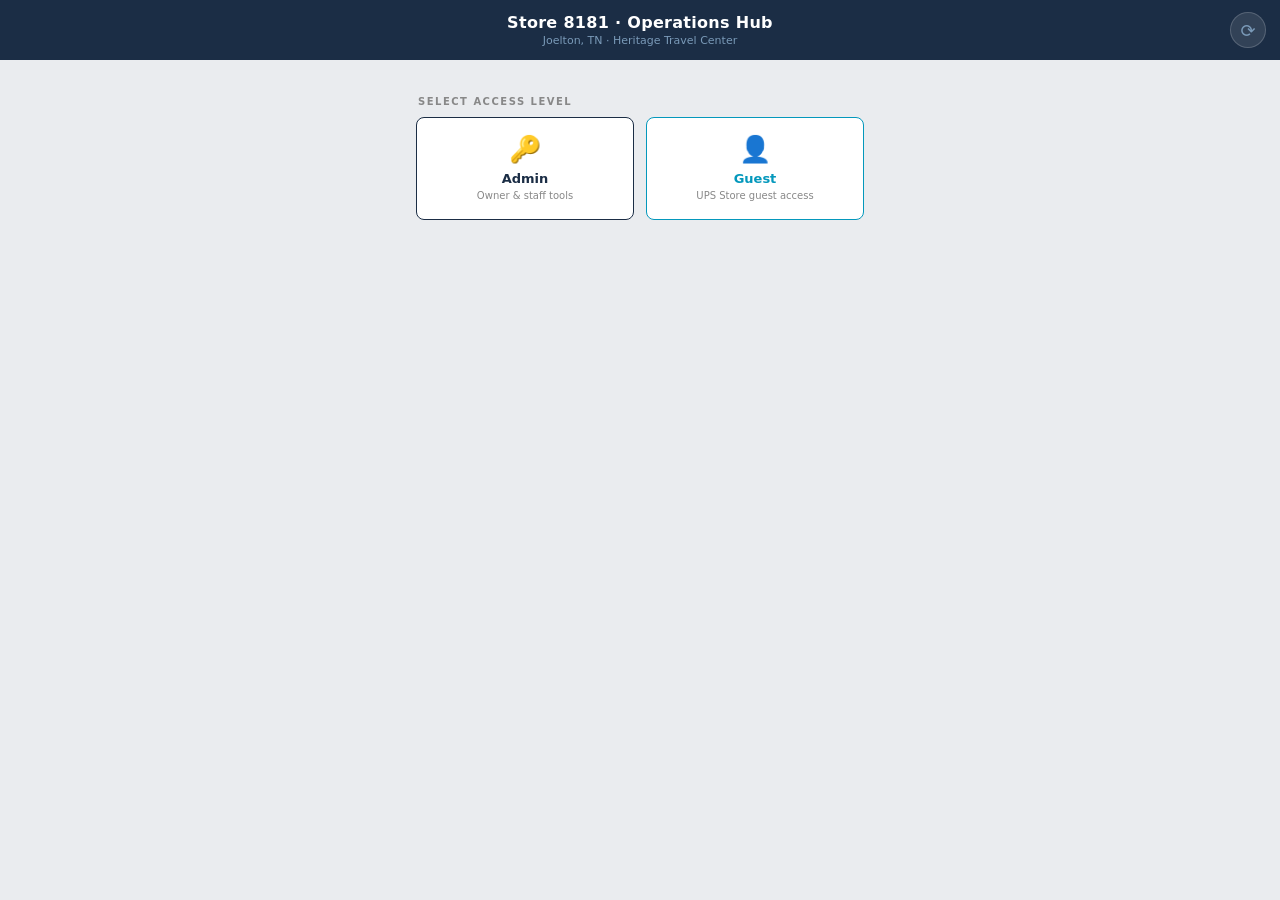
<file: index.html>
<!DOCTYPE html>
<html lang="en">
<head>
<meta charset="UTF-8">
<meta http-equiv="Cache-Control" content="no-cache, no-store, must-revalidate">
<meta http-equiv="Pragma" content="no-cache">
<meta http-equiv="Expires" content="0">
<meta name="viewport" content="width=device-width, initial-scale=1.0, maximum-scale=1.0, user-scalable=no">
<meta name="apple-mobile-web-app-capable" content="yes">
<meta name="apple-mobile-web-app-status-bar-style" content="default">
<meta name="theme-color" content="#1b2d45">
<link rel="manifest" href="manifest.json">
<title>Store 8181</title>
<style>
*,*::before,*::after{box-sizing:border-box;margin:0;padding:0;-webkit-tap-highlight-color:transparent}
body{font-family:'Segoe UI',system-ui,sans-serif;background:#eaecef;color:#111;font-size:14px;min-height:100vh}
button{font-family:inherit;cursor:pointer;border:none;background:none;color:inherit}
input{font-family:inherit}

/* ── HEADER ── */
header{background:#1b2d45;color:#fff;padding:0 20px;height:60px;display:flex;align-items:center;justify-content:center;position:sticky;top:0;z-index:100}
header h1{font-size:16px;font-weight:700;letter-spacing:.3px}
header small{font-size:11px;color:#7a9ab8;display:block;text-align:center;margin-top:2px}
#hard-refresh-btn{position:absolute;right:14px;top:50%;transform:translateY(-50%);width:36px;height:36px;border-radius:50%;background:rgba(255,255,255,.1);border:1px solid rgba(255,255,255,.18);color:#7a9ab8;font-size:18px;display:flex;align-items:center;justify-content:center;cursor:pointer;transition:all .2s;-webkit-tap-highlight-color:transparent}
#hard-refresh-btn:active{background:rgba(255,255,255,.25);color:#fff}
#hard-refresh-btn.spinning{animation:spin .6s linear infinite;color:#fff}
@keyframes spin{to{transform:translateY(-50%) rotate(360deg)}}

/* ── SCREENS ── */
#screen-role,#screen-pin,#screen-apps{display:none}

/* ── WRAP ── */
.wrap{max-width:480px;margin:0 auto;padding:20px 16px 40px}

/* ── ROLE CARDS ── */
.role-grid{display:grid;grid-template-columns:1fr 1fr;gap:12px;margin-top:4px}
.role-card{background:#fff;border:1.5px solid #dde0e5;border-radius:8px;padding:16px 12px;text-align:center;cursor:pointer;text-decoration:none;color:#111;display:block;transition:all .15s}
.role-card:active{border-color:#1b2d45;background:#f4f6f9;transform:scale(.97)}
.role-card .rc-ico{font-size:26px;margin-bottom:7px}
.role-card .rc-name{font-size:13px;font-weight:700;color:#1b2d45;margin-bottom:3px}
.role-card .rc-desc{font-size:10px;color:#888;line-height:1.4}
.role-card.admin{border-color:#1b2d45}
.role-card.guest{border-color:#0498BC}
.role-card.guest .rc-name{color:#0498BC}

/* ── SECTION LABEL ── */
.slbl{font-size:10px;font-weight:700;text-transform:uppercase;letter-spacing:1.5px;color:#888;margin:20px 0 10px 2px}
.slbl:first-of-type{margin-top:4px}

/* ── PIN SCREEN ── */
.pin-wrap{max-width:340px;margin:0 auto}
.pin-title{text-align:center;margin-bottom:20px}
.pin-title h2{font-size:20px;font-weight:700;color:#1b2d45;margin-bottom:4px}
.pin-title p{font-size:12px;color:#888}
.pin-dots{display:flex;justify-content:center;gap:14px;margin-bottom:24px}
.pin-dot{width:14px;height:14px;border-radius:50%;border:2px solid #c0c8d4;background:transparent;transition:all .12s}
.pin-dot.on{background:#1b2d45;border-color:#1b2d45}
.keypad{display:grid;grid-template-columns:repeat(3,1fr);gap:8px;margin-bottom:16px}
.key{height:60px;background:#fff;border:1px solid #dde0e5;border-radius:6px;font-size:20px;font-weight:600;color:#1b2d45;cursor:pointer;display:flex;align-items:center;justify-content:center;transition:all .1s;user-select:none;-webkit-user-select:none;touch-action:manipulation}
.key:active{background:#eaecef;transform:scale(.94)}
.key.del{font-size:16px;color:#888}
.key.empty{background:transparent;border:none;pointer-events:none}
.pin-error{text-align:center;font-size:12px;font-weight:700;color:#dc3545;height:18px;margin-bottom:12px}
.back-lnk{display:flex;align-items:center;justify-content:center;color:#888;font-size:13px;font-weight:600;cursor:pointer;gap:4px;padding:10px}
.back-lnk:active{color:#1b2d45}

/* ── APPS SCREEN ── */
.apps-hdr{display:flex;align-items:center;justify-content:space-between;margin-bottom:16px}
.apps-hdr h2{font-size:16px;font-weight:700;color:#1b2d45}
.signout-btn{font-size:11px;font-weight:700;color:#888;background:#fff;border:1px solid #dde0e5;border-radius:5px;padding:6px 12px;cursor:pointer}
.signout-btn:active{color:#dc3545;border-color:#dc3545}

/* ── TOOL CARDS ── */
.tool-card{display:flex;align-items:center;gap:14px;background:#fff;border:1px solid #dde0e5;border-radius:6px;padding:14px 16px;margin-bottom:9px;text-decoration:none;color:#111;transition:all .12s}
.tool-card:active{border-color:#1b2d45;background:#f4f6f9}
.tool-card.soon{opacity:.4;pointer-events:none}
.tool-ico{width:44px;height:44px;border-radius:8px;display:flex;align-items:center;justify-content:center;font-size:20px;flex-shrink:0}
.ic-navy{background:#e8ecf2;border:1px solid #c5cdd8}
.ic-teal{background:#e0f5fb;border:1px solid #0498BC}
.ic-green{background:#edfaf0;border:1px solid #28a745}
.ic-orange{background:#fff3ec;border:1px solid #f97316}
.ic-purple{background:#f3f0ff;border:1px solid #7c3aed}
.ic-gold{background:#fefce8;border:1px solid #ca8a04}
.tool-info{flex:1;min-width:0}
.tool-name{font-size:14px;font-weight:700;color:#1b2d45;margin-bottom:2px}
.tool-desc{font-size:11px;color:#888;line-height:1.4}
.tool-badge{font-size:9px;font-weight:800;text-transform:uppercase;letter-spacing:.5px;padding:3px 8px;border-radius:20px;flex-shrink:0;white-space:nowrap}
.b-navy{background:#e8ecf2;color:#1b2d45}
.b-teal{background:#e0f5fb;color:#0498BC}
.b-green{background:#edfaf0;color:#28a745}
.b-live{background:#edfaf0;color:#28a745}
.b-soon{background:#f4f6f9;color:#aaa}
.b-purple{background:#f3f0ff;color:#7c3aed}
.b-gold{background:#fefce8;color:#92400e}
.tool-arrow{color:#ccc;font-size:18px;flex-shrink:0}

/* ── DIVIDER ── */
hr{border:none;border-top:1px solid #dde0e5;margin:16px 0}

/* ── FOOTER ── */
.footer{text-align:center;font-size:10px;color:#bbb;padding:8px 0}

/* ── SHAKE ── */
@keyframes shake{0%,100%{transform:translateX(0)}20%{transform:translateX(-6px)}40%{transform:translateX(6px)}60%{transform:translateX(-4px)}80%{transform:translateX(4px)}}
.shake{animation:shake .35s ease}
</style>
</head>
<body>

<header>
  <div>
    <h1>Store 8181 · Operations Hub</h1>
    <small>Joelton, TN · Heritage Travel Center</small>
  </div>
  <button id="hard-refresh-btn" onclick="hardRefresh()" title="Hard Refresh — clears all caches">⟳</button>
</header>

<!-- Role Select -->
<div id="screen-role">
  <div class="wrap">
    <div class="slbl" style="margin-top:16px">Select Access Level</div>
    <div class="role-grid">
      <div class="role-card admin" onclick="showPin()">
        <div class="rc-ico">🔑</div>
        <div class="rc-name">Admin</div>
        <div class="rc-desc">Owner & staff tools</div>
      </div>
      <a class="role-card guest" href="template.html">
        <div class="rc-ico">👤</div>
        <div class="rc-name">Guest</div>
        <div class="rc-desc">UPS Store guest access</div>
      </a>
    </div>
  </div>
</div>

<!-- PIN Entry -->
<div id="screen-pin">
  <div class="wrap">
    <div class="pin-wrap">
      <div class="pin-title">
        <h2>Admin Access</h2>
        <p>Enter your PIN to continue</p>
      </div>
      <div class="pin-dots" id="pinDots">
        <div class="pin-dot" id="pd0"></div>
        <div class="pin-dot" id="pd1"></div>
        <div class="pin-dot" id="pd2"></div>
        <div class="pin-dot" id="pd3"></div>
      </div>
      <div class="keypad">
        <div class="key" onclick="k(1)">1</div><div class="key" onclick="k(2)">2</div><div class="key" onclick="k(3)">3</div>
        <div class="key" onclick="k(4)">4</div><div class="key" onclick="k(5)">5</div><div class="key" onclick="k(6)">6</div>
        <div class="key" onclick="k(7)">7</div><div class="key" onclick="k(8)">8</div><div class="key" onclick="k(9)">9</div>
        <div class="key empty"></div><div class="key" onclick="k(0)">0</div><div class="key del" onclick="del()">⌫</div>
      </div>
      <div class="pin-error" id="pinErr"></div>
      <div class="back-lnk" onclick="showRole()">← Back</div>
    </div>
  </div>
</div>

<!-- Admin Apps -->
<div id="screen-apps">
  <div class="wrap">
    <div class="apps-hdr">
      <h2>Admin Tools</h2>
      <button class="signout-btn" onclick="signOut()">Sign Out</button>
    </div>

    <div class="slbl" style="margin-top:0">Store Operations</div>

    <a class="tool-card" href="zreport.html">
      <div class="tool-ico ic-green">📊</div>
      <div class="tool-info">
        <div class="tool-name">Z Report</div>
        <div class="tool-desc">Daily submission · Missing dates · Monthly & yearly totals</div>
      </div>
      <span class="tool-badge b-green">Daily</span>
      <div class="tool-arrow">›</div>
    </a>

    <a class="tool-card" href="royalty.html">
      <div class="tool-ico ic-orange">📊</div>
      <div class="tool-info">
        <div class="tool-name">Royalty &amp; Stamps</div>
        <div class="tool-desc">Royalty calculator · Stamp inventory · Metered mail</div>
      </div>
      <span class="tool-badge b-navy">Monthly</span>
      <div class="tool-arrow">›</div>
    </a>

    <hr>
    <div class="slbl">Access & Credentials</div>

    <a class="tool-card" href="credentials.html">
      <div class="tool-ico ic-navy">🔐</div>
      <div class="tool-info">
        <div class="tool-name">Store 8181 Access Hub</div>
        <div class="tool-desc">Passwords, portals & system credentials</div>
      </div>
      <span class="tool-badge b-navy">Secure</span>
      <div class="tool-arrow">›</div>
    </a>

    <a class="tool-card" href="template.html">
      <div class="tool-ico ic-teal">👤</div>
      <div class="tool-info">
        <div class="tool-name">UPS Store Guest Access Hub</div>
        <div class="tool-desc">Guest & second store template</div>
      </div>
      <span class="tool-badge b-teal">Guest</span>
      <div class="tool-arrow">›</div>
    </a>

    <hr>
    <div class="slbl">Business</div>

    <a class="tool-card" href="drivecore.html">
      <div class="tool-ico ic-teal">🗂️</div>
      <div class="tool-info">
        <div class="tool-name">DriveCore</div>
        <div class="tool-desc">Drive organizer · Scan · Classify · Auto-route files</div>
      </div>
      <div class="tool-arrow">›</div>
    </a>

    <a class="tool-card" href="https://prit946.github.io/prit-business-op/" target="_blank">
      <div class="tool-ico ic-purple">💼</div>
      <div class="tool-info">
        <div class="tool-name">Prit Business Op</div>
        <div class="tool-desc">Employees · Schedule · Payroll · Documents</div>
      </div>
      <span class="tool-badge b-purple">↗ External</span>
      <div class="tool-arrow">›</div>
    </a>

    <div class="tool-card soon">
      <div class="tool-ico ic-purple">📈</div>
      <div class="tool-info">
        <div class="tool-name">Multi-Store Dashboard</div>
        <div class="tool-desc">Revenue · Trends · Cross-store comparison</div>
      </div>
      <span class="tool-badge b-soon">Soon</span>
      <div class="tool-arrow">›</div>
    </div>

    <hr>
    <div class="slbl">Personal</div>

    <div class="tool-card soon">
      <div class="tool-ico ic-gold">💰</div>
      <div class="tool-info">
        <div class="tool-name">Personal Finance</div>
        <div class="tool-desc">Budget · Income · Goals · Net worth</div>
      </div>
      <span class="tool-badge b-soon">Soon</span>
      <div class="tool-arrow">›</div>
    </div>

    <div class="tool-card soon">
      <div class="tool-ico ic-gold">🎯</div>
      <div class="tool-info">
        <div class="tool-name">Life Dashboard</div>
        <div class="tool-desc">Goals · Habits · Health · Notes</div>
      </div>
      <span class="tool-badge b-soon">Soon</span>
      <div class="tool-arrow">›</div>
    </div>

    <div class="tool-card soon">
      <div class="tool-ico ic-navy">🧠</div>
      <div class="tool-info">
        <div class="tool-name">Notion Workspace</div>
        <div class="tool-desc">Life OS · SOPs · Employee docs · Tasks</div>
      </div>
      <span class="tool-badge b-soon">Soon</span>
      <div class="tool-arrow">›</div>
    </div>

    <a class="tool-card" href="https://prit946.github.io/ops-hub/brain-os.html" target="_blank" rel="noopener">
      <div class="tool-ico ic-teal">🧠</div>
      <div class="tool-info">
        <div class="tool-name">Brain OS</div>
        <div class="tool-desc">ADHD task manager — brain dump → Claude sorts Today / This Week / Later</div>
      </div>
      <span class="tool-badge b-live">Live</span>
      <div class="tool-arrow">›</div>
    </a>

    <hr>
    <div class="slbl">Admin</div>

    <a class="tool-card" href="https://prit946.github.io/ops-hub/" target="_blank">
      <div class="tool-ico ic-navy">⚙️</div>
      <div class="tool-info">
        <div class="tool-name">Ops Hub</div>
        <div class="tool-desc">All projects, infrastructure, links & tool status</div>
      </div>
      <span class="tool-badge b-navy">↗ External</span>
      <div class="tool-arrow">›</div>
    </a>

    <div class="footer">prit946.github.io/store8181-hub</div>
  </div>
</div>

<script>
const PIN = '1997';
const SK  = 's8181_admin';
let buf   = '';

if (sessionStorage.getItem(SK) === 'ok') { showApps(); }
else { showRole(); }

function showRole() { screen('role'); buf=''; renderDots(); $('pinErr').textContent=''; }
function showPin()  { screen('pin');  buf=''; renderDots(); $('pinErr').textContent=''; }
function showApps() { screen('apps'); }

function screen(n) {
  ['role','pin','apps'].forEach(s => {
    document.getElementById('screen-'+s).style.display = s===n ? 'block' : 'none';
  });
}

function k(d) {
  if (buf.length >= 4) return;
  buf += d;
  renderDots();
  if (buf.length === 4) check();
}

function del() { buf = buf.slice(0,-1); renderDots(); $('pinErr').textContent=''; }

function renderDots() {
  for (let i=0;i<4;i++) document.getElementById('pd'+i).classList.toggle('on', i < buf.length);
}

function check() {
  if (buf === PIN) {
    sessionStorage.setItem(SK, 'ok');
    setTimeout(showApps, 100);
  } else {
    const dots = document.getElementById('pinDots');
    dots.classList.add('shake');
    setTimeout(() => dots.classList.remove('shake'), 400);
    $('pinErr').textContent = 'Incorrect PIN';
    setTimeout(() => { buf=''; renderDots(); $('pinErr').textContent=''; }, 900);
  }
}

function signOut() { sessionStorage.removeItem(SK); showRole(); }
function $(id) { return document.getElementById(id); }

async function hardRefresh() {
  const btn = $('hard-refresh-btn');
  if (btn) { btn.classList.add('spinning'); btn.disabled = true; }
  try {
    // Unregister any service workers (none exist now, but future-proof)
    if ('serviceWorker' in navigator) {
      const regs = await navigator.serviceWorker.getRegistrations();
      await Promise.all(regs.map(r => r.unregister()));
    }
    // Clear Cache API storage (separate from browser disk cache)
    if ('caches' in window) {
      const keys = await caches.keys();
      await Promise.all(keys.map(k => caches.delete(k)));
    }
    // Clear session — will prompt PIN re-entry (credentials in localStorage are kept)
    sessionStorage.clear();
  } catch(e) {}
  // ?v=timestamp forces browser to fetch fresh HTML/JS/CSS from server, bypassing disk cache
  location.replace(location.pathname + '?v=' + Date.now());
}
</script>
</body>
</html>
</file>
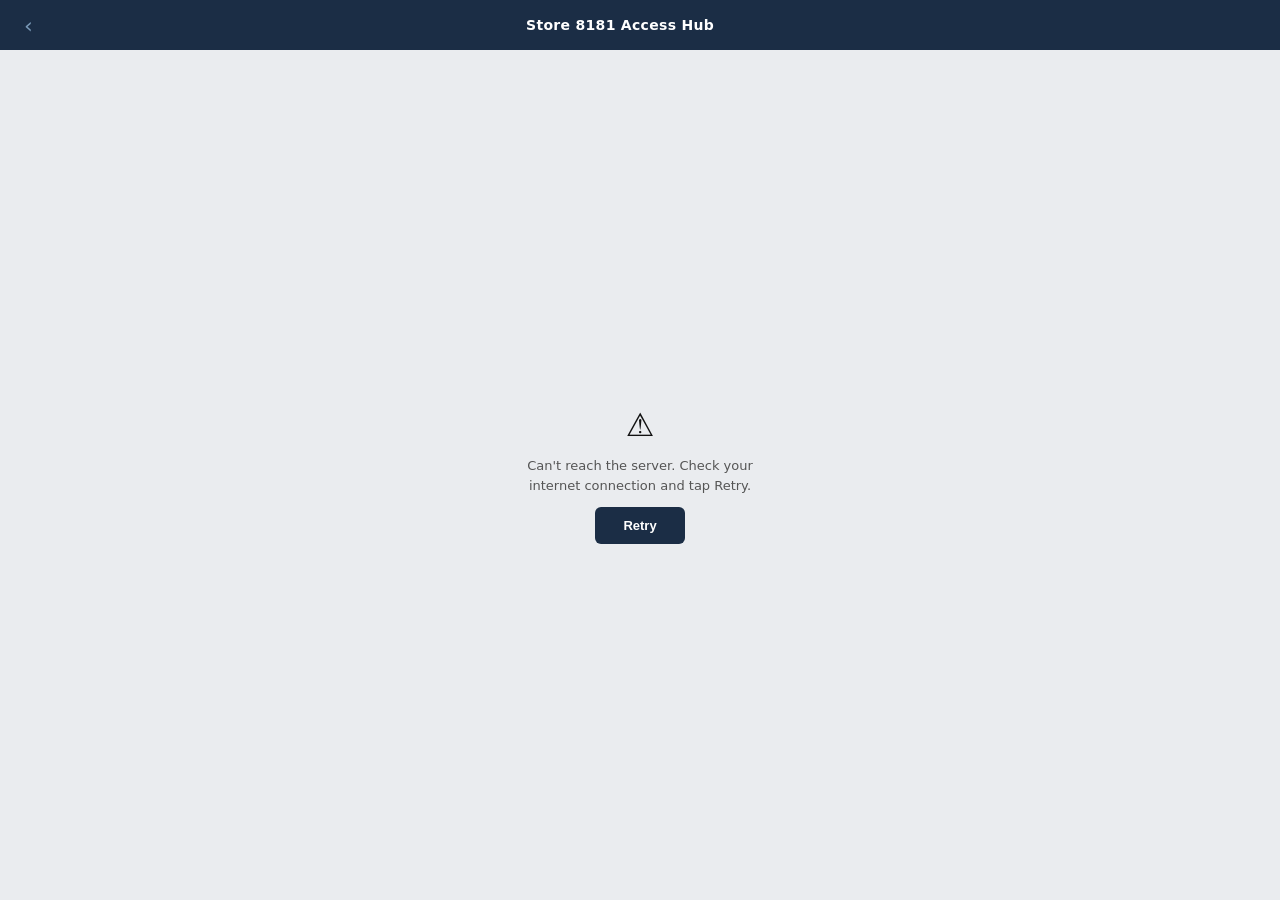
<file: credentials.html>
﻿<!DOCTYPE html>
<html lang="en">
<head>
<meta charset="UTF-8">
<meta http-equiv="Cache-Control" content="no-cache, no-store, must-revalidate">
<meta http-equiv="Pragma" content="no-cache">
<meta http-equiv="Expires" content="0">
<meta http-equiv="Cache-Control" content="no-cache, no-store, must-revalidate">
<meta http-equiv="Pragma" content="no-cache">
<meta name="theme-color" content="#1b2d45">
<meta name="viewport" content="width=device-width, initial-scale=1.0, maximum-scale=1.0, user-scalable=no">
<title>Store 8181 Access Hub</title>
<link rel="manifest" href="credentials-manifest.json">
<meta name="apple-mobile-web-app-capable" content="yes">
<meta name="apple-mobile-web-app-status-bar-style" content="black-translucent">
<script>
var QRCode;!function(){function a(a){this.mode=c.MODE_8BIT_BYTE,this.data=a,this.parsedData=[];for(var b=[],d=0,e=this.data.length;e>d;d++){var f=this.data.charCodeAt(d);f>65536?(b[0]=240|(1835008&f)>>>18,b[1]=128|(258048&f)>>>12,b[2]=128|(4032&f)>>>6,b[3]=128|63&f):f>2048?(b[0]=224|(61440&f)>>>12,b[1]=128|(4032&f)>>>6,b[2]=128|63&f):f>128?(b[0]=192|(1984&f)>>>6,b[1]=128|63&f):b[0]=f,this.parsedData=this.parsedData.concat(b)}this.parsedData.length!=this.data.length&&(this.parsedData.unshift(191),this.parsedData.unshift(187),this.parsedData.unshift(239))}function b(a,b){this.typeNumber=a,this.errorCorrectLevel=b,this.modules=null,this.moduleCount=0,this.dataCache=null,this.dataList=[]}function i(a,b){if(void 0==a.length)throw new Error(a.length+"/"+b);for(var c=0;c<a.length&&0==a[c];)c++;this.num=new Array(a.length-c+b);for(var d=0;d<a.length-c;d++)this.num[d]=a[d+c]}function j(a,b){this.totalCount=a,this.dataCount=b}function k(){this.buffer=[],this.length=0}function m(){return"undefined"!=typeof CanvasRenderingContext2D}function n(){var a=!1,b=navigator.userAgent;return/android/i.test(b)&&(a=!0,aMat=b.toString().match(/android ([0-9]\.[0-9])/i),aMat&&aMat[1]&&(a=parseFloat(aMat[1]))),a}function r(a,b){for(var c=1,e=s(a),f=0,g=l.length;g>=f;f++){var h=0;switch(b){case d.L:h=l[f][0];break;case d.M:h=l[f][1];break;case d.Q:h=l[f][2];break;case d.H:h=l[f][3]}if(h>=e)break;c++}if(c>l.length)throw new Error("Too long data");return c}function s(a){var b=encodeURI(a).toString().replace(/\%[0-9a-fA-F]{2}/g,"a");return b.length+(b.length!=a?3:0)}a.prototype={getLength:function(){return this.parsedData.length},write:function(a){for(var b=0,c=this.parsedData.length;c>b;b++)a.put(this.parsedData[b],8)}},b.prototype={addData:function(b){var c=new a(b);this.dataList.push(c),this.dataCache=null},isDark:function(a,b){if(0>a||this.moduleCount<=a||0>b||this.moduleCount<=b)throw new Error(a+","+b);return this.modules[a][b]},getModuleCount:function(){return this.moduleCount},make:function(){this.makeImpl(!1,this.getBestMaskPattern())},makeImpl:function(a,c){this.moduleCount=4*this.typeNumber+17,this.modules=new Array(this.moduleCount);for(var d=0;d<this.moduleCount;d++){this.modules[d]=new Array(this.moduleCount);for(var e=0;e<this.moduleCount;e++)this.modules[d][e]=null}this.setupPositionProbePattern(0,0),this.setupPositionProbePattern(this.moduleCount-7,0),this.setupPositionProbePattern(0,this.moduleCount-7),this.setupPositionAdjustPattern(),this.setupTimingPattern(),this.setupTypeInfo(a,c),this.typeNumber>=7&&this.setupTypeNumber(a),null==this.dataCache&&(this.dataCache=b.createData(this.typeNumber,this.errorCorrectLevel,this.dataList)),this.mapData(this.dataCache,c)},setupPositionProbePattern:function(a,b){for(var c=-1;7>=c;c++)if(!(-1>=a+c||this.moduleCount<=a+c))for(var d=-1;7>=d;d++)-1>=b+d||this.moduleCount<=b+d||(this.modules[a+c][b+d]=c>=0&&6>=c&&(0==d||6==d)||d>=0&&6>=d&&(0==c||6==c)||c>=2&&4>=c&&d>=2&&4>=d?!0:!1)},getBestMaskPattern:function(){for(var a=0,b=0,c=0;8>c;c++){this.makeImpl(!0,c);var d=f.getLostPoint(this);(0==c||a>d)&&(a=d,b=c)}return b},createMovieClip:function(a,b,c){var d=a.createEmptyMovieClip(b,c),e=1;this.make();for(var f=0;f<this.modules.length;f++)for(var g=f*e,h=0;h<this.modules[f].length;h++){var i=h*e,j=this.modules[f][h];j&&(d.beginFill(0,100),d.moveTo(i,g),d.lineTo(i+e,g),d.lineTo(i+e,g+e),d.lineTo(i,g+e),d.endFill())}return d},setupTimingPattern:function(){for(var a=8;a<this.moduleCount-8;a++)null==this.modules[a][6]&&(this.modules[a][6]=0==a%2);for(var b=8;b<this.moduleCount-8;b++)null==this.modules[6][b]&&(this.modules[6][b]=0==b%2)},setupPositionAdjustPattern:function(){for(var a=f.getPatternPosition(this.typeNumber),b=0;b<a.length;b++)for(var c=0;c<a.length;c++){var d=a[b],e=a[c];if(null==this.modules[d][e])for(var g=-2;2>=g;g++)for(var h=-2;2>=h;h++)this.modules[d+g][e+h]=-2==g||2==g||-2==h||2==h||0==g&&0==h?!0:!1}},setupTypeNumber:function(a){for(var b=f.getBCHTypeNumber(this.typeNumber),c=0;18>c;c++){var d=!a&&1==(1&b>>c);this.modules[Math.floor(c/3)][c%3+this.moduleCount-8-3]=d}for(var c=0;18>c;c++){var d=!a&&1==(1&b>>c);this.modules[c%3+this.moduleCount-8-3][Math.floor(c/3)]=d}},setupTypeInfo:function(a,b){for(var c=this.errorCorrectLevel<<3|b,d=f.getBCHTypeInfo(c),e=0;15>e;e++){var g=!a&&1==(1&d>>e);6>e?this.modules[e][8]=g:8>e?this.modules[e+1][8]=g:this.modules[this.moduleCount-15+e][8]=g}for(var e=0;15>e;e++){var g=!a&&1==(1&d>>e);8>e?this.modules[8][this.moduleCount-e-1]=g:9>e?this.modules[8][15-e-1+1]=g:this.modules[8][15-e-1]=g}this.modules[this.moduleCount-8][8]=!a},mapData:function(a,b){for(var c=-1,d=this.moduleCount-1,e=7,g=0,h=this.moduleCount-1;h>0;h-=2)for(6==h&&h--;;){for(var i=0;2>i;i++)if(null==this.modules[d][h-i]){var j=!1;g<a.length&&(j=1==(1&a[g]>>>e));var k=f.getMask(b,d,h-i);k&&(j=!j),this.modules[d][h-i]=j,e--,-1==e&&(g++,e=7)}if(d+=c,0>d||this.moduleCount<=d){d-=c,c=-c;break}}}},b.PAD0=236,b.PAD1=17,b.createData=function(a,c,d){for(var e=j.getRSBlocks(a,c),g=new k,h=0;h<d.length;h++){var i=d[h];g.put(i.mode,4),g.put(i.getLength(),f.getLengthInBits(i.mode,a)),i.write(g)}for(var l=0,h=0;h<e.length;h++)l+=e[h].dataCount;if(g.getLengthInBits()>8*l)throw new Error("code length overflow. ("+g.getLengthInBits()+">"+8*l+")");for(g.getLengthInBits()+4<=8*l&&g.put(0,4);0!=g.getLengthInBits()%8;)g.putBit(!1);for(;;){if(g.getLengthInBits()>=8*l)break;if(g.put(b.PAD0,8),g.getLengthInBits()>=8*l)break;g.put(b.PAD1,8)}return b.createBytes(g,e)},b.createBytes=function(a,b){for(var c=0,d=0,e=0,g=new Array(b.length),h=new Array(b.length),j=0;j<b.length;j++){var k=b[j].dataCount,l=b[j].totalCount-k;d=Math.max(d,k),e=Math.max(e,l),g[j]=new Array(k);for(var m=0;m<g[j].length;m++)g[j][m]=255&a.buffer[m+c];c+=k;var n=f.getErrorCorrectPolynomial(l),o=new i(g[j],n.getLength()-1),p=o.mod(n);h[j]=new Array(n.getLength()-1);for(var m=0;m<h[j].length;m++){var q=m+p.getLength()-h[j].length;h[j][m]=q>=0?p.get(q):0}}for(var r=0,m=0;m<b.length;m++)r+=b[m].totalCount;for(var s=new Array(r),t=0,m=0;d>m;m++)for(var j=0;j<b.length;j++)m<g[j].length&&(s[t++]=g[j][m]);for(var m=0;e>m;m++)for(var j=0;j<b.length;j++)m<h[j].length&&(s[t++]=h[j][m]);return s};for(var c={MODE_NUMBER:1,MODE_ALPHA_NUM:2,MODE_8BIT_BYTE:4,MODE_KANJI:8},d={L:1,M:0,Q:3,H:2},e={PATTERN000:0,PATTERN001:1,PATTERN010:2,PATTERN011:3,PATTERN100:4,PATTERN101:5,PATTERN110:6,PATTERN111:7},f={PATTERN_POSITION_TABLE:[[],[6,18],[6,22],[6,26],[6,30],[6,34],[6,22,38],[6,24,42],[6,26,46],[6,28,50],[6,30,54],[6,32,58],[6,34,62],[6,26,46,66],[6,26,48,70],[6,26,50,74],[6,30,54,78],[6,30,56,82],[6,30,58,86],[6,34,62,90],[6,28,50,72,94],[6,26,50,74,98],[6,30,54,78,102],[6,28,54,80,106],[6,32,58,84,110],[6,30,58,86,114],[6,34,62,90,118],[6,26,50,74,98,122],[6,30,54,78,102,126],[6,26,52,78,104,130],[6,30,56,82,108,134],[6,34,60,86,112,138],[6,30,58,86,114,142],[6,34,62,90,118,146],[6,30,54,78,102,126,150],[6,24,50,76,102,128,154],[6,28,54,80,106,132,158],[6,32,58,84,110,136,162],[6,26,54,82,110,138,166],[6,30,58,86,114,142,170]],G15:1335,G18:7973,G15_MASK:21522,getBCHTypeInfo:function(a){for(var b=a<<10;f.getBCHDigit(b)-f.getBCHDigit(f.G15)>=0;)b^=f.G15<<f.getBCHDigit(b)-f.getBCHDigit(f.G15);return(a<<10|b)^f.G15_MASK},getBCHTypeNumber:function(a){for(var b=a<<12;f.getBCHDigit(b)-f.getBCHDigit(f.G18)>=0;)b^=f.G18<<f.getBCHDigit(b)-f.getBCHDigit(f.G18);return a<<12|b},getBCHDigit:function(a){for(var b=0;0!=a;)b++,a>>>=1;return b},getPatternPosition:function(a){return f.PATTERN_POSITION_TABLE[a-1]},getMask:function(a,b,c){switch(a){case e.PATTERN000:return 0==(b+c)%2;case e.PATTERN001:return 0==b%2;case e.PATTERN010:return 0==c%3;case e.PATTERN011:return 0==(b+c)%3;case e.PATTERN100:return 0==(Math.floor(b/2)+Math.floor(c/3))%2;case e.PATTERN101:return 0==b*c%2+b*c%3;case e.PATTERN110:return 0==(b*c%2+b*c%3)%2;case e.PATTERN111:return 0==(b*c%3+(b+c)%2)%2;default:throw new Error("bad maskPattern:"+a)}},getErrorCorrectPolynomial:function(a){for(var b=new i([1],0),c=0;a>c;c++)b=b.multiply(new i([1,g.gexp(c)],0));return b},getLengthInBits:function(a,b){if(b>=1&&10>b)switch(a){case c.MODE_NUMBER:return 10;case c.MODE_ALPHA_NUM:return 9;case c.MODE_8BIT_BYTE:return 8;case c.MODE_KANJI:return 8;default:throw new Error("mode:"+a)}else if(27>b)switch(a){case c.MODE_NUMBER:return 12;case c.MODE_ALPHA_NUM:return 11;case c.MODE_8BIT_BYTE:return 16;case c.MODE_KANJI:return 10;default:throw new Error("mode:"+a)}else{if(!(41>b))throw new Error("type:"+b);switch(a){case c.MODE_NUMBER:return 14;case c.MODE_ALPHA_NUM:return 13;case c.MODE_8BIT_BYTE:return 16;case c.MODE_KANJI:return 12;default:throw new Error("mode:"+a)}}},getLostPoint:function(a){for(var b=a.getModuleCount(),c=0,d=0;b>d;d++)for(var e=0;b>e;e++){for(var f=0,g=a.isDark(d,e),h=-1;1>=h;h++)if(!(0>d+h||d+h>=b))for(var i=-1;1>=i;i++)0>e+i||e+i>=b||(0!=h||0!=i)&&g==a.isDark(d+h,e+i)&&f++;f>5&&(c+=3+f-5)}for(var d=0;b-1>d;d++)for(var e=0;b-1>e;e++){var j=0;a.isDark(d,e)&&j++,a.isDark(d+1,e)&&j++,a.isDark(d,e+1)&&j++,a.isDark(d+1,e+1)&&j++,(0==j||4==j)&&(c+=3)}for(var d=0;b>d;d++)for(var e=0;b-6>e;e++)a.isDark(d,e)&&!a.isDark(d,e+1)&&a.isDark(d,e+2)&&a.isDark(d,e+3)&&a.isDark(d,e+4)&&!a.isDark(d,e+5)&&a.isDark(d,e+6)&&(c+=40);for(var e=0;b>e;e++)for(var d=0;b-6>d;d++)a.isDark(d,e)&&!a.isDark(d+1,e)&&a.isDark(d+2,e)&&a.isDark(d+3,e)&&a.isDark(d+4,e)&&!a.isDark(d+5,e)&&a.isDark(d+6,e)&&(c+=40);for(var k=0,e=0;b>e;e++)for(var d=0;b>d;d++)a.isDark(d,e)&&k++;var l=Math.abs(100*k/b/b-50)/5;return c+=10*l}},g={glog:function(a){if(1>a)throw new Error("glog("+a+")");return g.LOG_TABLE[a]},gexp:function(a){for(;0>a;)a+=255;for(;a>=256;)a-=255;return g.EXP_TABLE[a]},EXP_TABLE:new Array(256),LOG_TABLE:new Array(256)},h=0;8>h;h++)g.EXP_TABLE[h]=1<<h;for(var h=8;256>h;h++)g.EXP_TABLE[h]=g.EXP_TABLE[h-4]^g.EXP_TABLE[h-5]^g.EXP_TABLE[h-6]^g.EXP_TABLE[h-8];for(var h=0;255>h;h++)g.LOG_TABLE[g.EXP_TABLE[h]]=h;i.prototype={get:function(a){return this.num[a]},getLength:function(){return this.num.length},multiply:function(a){for(var b=new Array(this.getLength()+a.getLength()-1),c=0;c<this.getLength();c++)for(var d=0;d<a.getLength();d++)b[c+d]^=g.gexp(g.glog(this.get(c))+g.glog(a.get(d)));return new i(b,0)},mod:function(a){if(this.getLength()-a.getLength()<0)return this;for(var b=g.glog(this.get(0))-g.glog(a.get(0)),c=new Array(this.getLength()),d=0;d<this.getLength();d++)c[d]=this.get(d);for(var d=0;d<a.getLength();d++)c[d]^=g.gexp(g.glog(a.get(d))+b);return new i(c,0).mod(a)}},j.RS_BLOCK_TABLE=[[1,26,19],[1,26,16],[1,26,13],[1,26,9],[1,44,34],[1,44,28],[1,44,22],[1,44,16],[1,70,55],[1,70,44],[2,35,17],[2,35,13],[1,100,80],[2,50,32],[2,50,24],[4,25,9],[1,134,108],[2,67,43],[2,33,15,2,34,16],[2,33,11,2,34,12],[2,86,68],[4,43,27],[4,43,19],[4,43,15],[2,98,78],[4,49,31],[2,32,14,4,33,15],[4,39,13,1,40,14],[2,121,97],[2,60,38,2,61,39],[4,40,18,2,41,19],[4,40,14,2,41,15],[2,146,116],[3,58,36,2,59,37],[4,36,16,4,37,17],[4,36,12,4,37,13],[2,86,68,2,87,69],[4,69,43,1,70,44],[6,43,19,2,44,20],[6,43,15,2,44,16],[4,101,81],[1,80,50,4,81,51],[4,50,22,4,51,23],[3,36,12,8,37,13],[2,116,92,2,117,93],[6,58,36,2,59,37],[4,46,20,6,47,21],[7,42,14,4,43,15],[4,133,107],[8,59,37,1,60,38],[8,44,20,4,45,21],[12,33,11,4,34,12],[3,145,115,1,146,116],[4,64,40,5,65,41],[11,36,16,5,37,17],[11,36,12,5,37,13],[5,109,87,1,110,88],[5,65,41,5,66,42],[5,54,24,7,55,25],[11,36,12],[5,122,98,1,123,99],[7,73,45,3,74,46],[15,43,19,2,44,20],[3,45,15,13,46,16],[1,135,107,5,136,108],[10,74,46,1,75,47],[1,50,22,15,51,23],[2,42,14,17,43,15],[5,150,120,1,151,121],[9,69,43,4,70,44],[17,50,22,1,51,23],[2,42,14,19,43,15],[3,141,113,4,142,114],[3,70,44,11,71,45],[17,47,21,4,48,22],[9,39,13,16,40,14],[3,135,107,5,136,108],[3,67,41,13,68,42],[15,54,24,5,55,25],[15,43,15,10,44,16],[4,144,116,4,145,117],[17,68,42],[17,50,22,6,51,23],[19,46,16,6,47,17],[2,139,111,7,140,112],[17,74,46],[7,54,24,16,55,25],[34,37,13],[4,151,121,5,152,122],[4,75,47,14,76,48],[11,54,24,14,55,25],[16,45,15,14,46,16],[6,147,117,4,148,118],[6,73,45,14,74,46],[11,54,24,16,55,25],[30,46,16,2,47,17],[8,132,106,4,133,107],[8,75,47,13,76,48],[7,54,24,22,55,25],[22,45,15,13,46,16],[10,142,114,2,143,115],[19,74,46,4,75,47],[28,50,22,6,51,23],[33,46,16,4,47,17],[8,152,122,4,153,123],[22,73,45,3,74,46],[8,53,23,26,54,24],[12,45,15,28,46,16],[3,147,117,10,148,118],[3,73,45,23,74,46],[4,54,24,31,55,25],[11,45,15,31,46,16],[7,146,116,7,147,117],[21,73,45,7,74,46],[1,53,23,37,54,24],[19,45,15,26,46,16],[5,145,115,10,146,116],[19,75,47,10,76,48],[15,54,24,25,55,25],[23,45,15,25,46,16],[13,145,115,3,146,116],[2,74,46,29,75,47],[42,54,24,1,55,25],[23,45,15,28,46,16],[17,145,115],[10,74,46,23,75,47],[10,54,24,35,55,25],[19,45,15,35,46,16],[17,145,115,1,146,116],[14,74,46,21,75,47],[29,54,24,19,55,25],[11,45,15,46,46,16],[13,145,115,6,146,116],[14,74,46,23,75,47],[44,54,24,7,55,25],[59,46,16,1,47,17],[12,151,121,7,152,122],[12,75,47,26,76,48],[39,54,24,14,55,25],[22,45,15,41,46,16],[6,151,121,14,152,122],[6,75,47,34,76,48],[46,54,24,10,55,25],[2,45,15,64,46,16],[17,152,122,4,153,123],[29,74,46,14,75,47],[49,54,24,10,55,25],[24,45,15,46,46,16],[4,152,122,18,153,123],[13,74,46,32,75,47],[48,54,24,14,55,25],[42,45,15,32,46,16],[20,147,117,4,148,118],[40,75,47,7,76,48],[43,54,24,22,55,25],[10,45,15,67,46,16],[19,148,118,6,149,119],[18,75,47,31,76,48],[34,54,24,34,55,25],[20,45,15,61,46,16]],j.getRSBlocks=function(a,b){var c=j.getRsBlockTable(a,b);if(void 0==c)throw new Error("bad rs block @ typeNumber:"+a+"/errorCorrectLevel:"+b);for(var d=c.length/3,e=[],f=0;d>f;f++)for(var g=c[3*f+0],h=c[3*f+1],i=c[3*f+2],k=0;g>k;k++)e.push(new j(h,i));return e},j.getRsBlockTable=function(a,b){switch(b){case d.L:return j.RS_BLOCK_TABLE[4*(a-1)+0];case d.M:return j.RS_BLOCK_TABLE[4*(a-1)+1];case d.Q:return j.RS_BLOCK_TABLE[4*(a-1)+2];case d.H:return j.RS_BLOCK_TABLE[4*(a-1)+3];default:return void 0}},k.prototype={get:function(a){var b=Math.floor(a/8);return 1==(1&this.buffer[b]>>>7-a%8)},put:function(a,b){for(var c=0;b>c;c++)this.putBit(1==(1&a>>>b-c-1))},getLengthInBits:function(){return this.length},putBit:function(a){var b=Math.floor(this.length/8);this.buffer.length<=b&&this.buffer.push(0),a&&(this.buffer[b]|=128>>>this.length%8),this.length++}};var l=[[17,14,11,7],[32,26,20,14],[53,42,32,24],[78,62,46,34],[106,84,60,44],[134,106,74,58],[154,122,86,64],[192,152,108,84],[230,180,130,98],[271,213,151,119],[321,251,177,137],[367,287,203,155],[425,331,241,177],[458,362,258,194],[520,412,292,220],[586,450,322,250],[644,504,364,280],[718,560,394,310],[792,624,442,338],[858,666,482,382],[929,711,509,403],[1003,779,565,439],[1091,857,611,461],[1171,911,661,511],[1273,997,715,535],[1367,1059,751,593],[1465,1125,805,625],[1528,1190,868,658],[1628,1264,908,698],[1732,1370,982,742],[1840,1452,1030,790],[1952,1538,1112,842],[2068,1628,1168,898],[2188,1722,1228,958],[2303,1809,1283,983],[2431,1911,1351,1051],[2563,1989,1423,1093],[2699,2099,1499,1139],[2809,2213,1579,1219],[2953,2331,1663,1273]],o=function(){var a=function(a,b){this._el=a,this._htOption=b};return a.prototype.draw=function(a){function g(a,b){var c=document.createElementNS("http://www.w3.org/2000/svg",a);for(var d in b)b.hasOwnProperty(d)&&c.setAttribute(d,b[d]);return c}var b=this._htOption,c=this._el,d=a.getModuleCount();Math.floor(b.width/d),Math.floor(b.height/d),this.clear();var h=g("svg",{viewBox:"0 0 "+String(d)+" "+String(d),width:"100%",height:"100%",fill:b.colorLight});h.setAttributeNS("http://www.w3.org/2000/xmlns/","xmlns:xlink","http://www.w3.org/1999/xlink"),c.appendChild(h),h.appendChild(g("rect",{fill:b.colorDark,width:"1",height:"1",id:"template"}));for(var i=0;d>i;i++)for(var j=0;d>j;j++)if(a.isDark(i,j)){var k=g("use",{x:String(i),y:String(j)});k.setAttributeNS("http://www.w3.org/1999/xlink","href","#template"),h.appendChild(k)}},a.prototype.clear=function(){for(;this._el.hasChildNodes();)this._el.removeChild(this._el.lastChild)},a}(),p="svg"===document.documentElement.tagName.toLowerCase(),q=p?o:m()?function(){function a(){this._elImage.src=this._elCanvas.toDataURL("image/png"),this._elImage.style.display="block",this._elCanvas.style.display="none"}function d(a,b){var c=this;if(c._fFail=b,c._fSuccess=a,null===c._bSupportDataURI){var d=document.createElement("img"),e=function(){c._bSupportDataURI=!1,c._fFail&&_fFail.call(c)},f=function(){c._bSupportDataURI=!0,c._fSuccess&&c._fSuccess.call(c)};return d.onabort=e,d.onerror=e,d.onload=f,d.src="[data-uri]",void 0}c._bSupportDataURI===!0&&c._fSuccess?c._fSuccess.call(c):c._bSupportDataURI===!1&&c._fFail&&c._fFail.call(c)}if(this._android&&this._android<=2.1){var b=1/window.devicePixelRatio,c=CanvasRenderingContext2D.prototype.drawImage;CanvasRenderingContext2D.prototype.drawImage=function(a,d,e,f,g,h,i,j){if("nodeName"in a&&/img/i.test(a.nodeName))for(var l=arguments.length-1;l>=1;l--)arguments[l]=arguments[l]*b;else"undefined"==typeof j&&(arguments[1]*=b,arguments[2]*=b,arguments[3]*=b,arguments[4]*=b);c.apply(this,arguments)}}var e=function(a,b){this._bIsPainted=!1,this._android=n(),this._htOption=b,this._elCanvas=document.createElement("canvas"),this._elCanvas.width=b.width,this._elCanvas.height=b.height,a.appendChild(this._elCanvas),this._el=a,this._oContext=this._elCanvas.getContext("2d"),this._bIsPainted=!1,this._elImage=document.createElement("img"),this._elImage.style.display="none",this._el.appendChild(this._elImage),this._bSupportDataURI=null};return e.prototype.draw=function(a){var b=this._elImage,c=this._oContext,d=this._htOption,e=a.getModuleCount(),f=d.width/e,g=d.height/e,h=Math.round(f),i=Math.round(g);b.style.display="none",this.clear();for(var j=0;e>j;j++)for(var k=0;e>k;k++){var l=a.isDark(j,k),m=k*f,n=j*g;c.strokeStyle=l?d.colorDark:d.colorLight,c.lineWidth=1,c.fillStyle=l?d.colorDark:d.colorLight,c.fillRect(m,n,f,g),c.strokeRect(Math.floor(m)+.5,Math.floor(n)+.5,h,i),c.strokeRect(Math.ceil(m)-.5,Math.ceil(n)-.5,h,i)}this._bIsPainted=!0},e.prototype.makeImage=function(){this._bIsPainted&&d.call(this,a)},e.prototype.isPainted=function(){return this._bIsPainted},e.prototype.clear=function(){this._oContext.clearRect(0,0,this._elCanvas.width,this._elCanvas.height),this._bIsPainted=!1},e.prototype.round=function(a){return a?Math.floor(1e3*a)/1e3:a},e}():function(){var a=function(a,b){this._el=a,this._htOption=b};return a.prototype.draw=function(a){for(var b=this._htOption,c=this._el,d=a.getModuleCount(),e=Math.floor(b.width/d),f=Math.floor(b.height/d),g=['<table style="border:0;border-collapse:collapse;">'],h=0;d>h;h++){g.push("<tr>");for(var i=0;d>i;i++)g.push('<td style="border:0;border-collapse:collapse;padding:0;margin:0;width:'+e+"px;height:"+f+"px;background-color:"+(a.isDark(h,i)?b.colorDark:b.colorLight)+';"></td>');g.push("</tr>")}g.push("</table>"),c.innerHTML=g.join("");var j=c.childNodes[0],k=(b.width-j.offsetWidth)/2,l=(b.height-j.offsetHeight)/2;k>0&&l>0&&(j.style.margin=l+"px "+k+"px")},a.prototype.clear=function(){this._el.innerHTML=""},a}();QRCode=function(a,b){if(this._htOption={width:256,height:256,typeNumber:4,colorDark:"#000000",colorLight:"#ffffff",correctLevel:d.H},"string"==typeof b&&(b={text:b}),b)for(var c in b)this._htOption[c]=b[c];"string"==typeof a&&(a=document.getElementById(a)),this._android=n(),this._el=a,this._oQRCode=null,this._oDrawing=new q(this._el,this._htOption),this._htOption.text&&this.makeCode(this._htOption.text)},QRCode.prototype.makeCode=function(a){this._oQRCode=new b(r(a,this._htOption.correctLevel),this._htOption.correctLevel),this._oQRCode.addData(a),this._oQRCode.make(),this._el.title=a,this._oDrawing.draw(this._oQRCode),this.makeImage()},QRCode.prototype.makeImage=function(){"function"==typeof this._oDrawing.makeImage&&(!this._android||this._android>=3)&&this._oDrawing.makeImage()},QRCode.prototype.clear=function(){this._oDrawing.clear()},QRCode.CorrectLevel=d}();</script>
<style>
* { box-sizing: border-box; margin: 0; padding: 0; }
body { font-family: 'Segoe UI', system-ui, sans-serif; background: #eaecef; color: #111; font-size: 13px; min-height: 100vh; }
header { background: #1b2d45; color: #fff; padding: 0 24px; height: 50px; display: flex; align-items: center; justify-content: space-between; position: sticky; top: 0; z-index: 50; }
header h1 { font-size: 14px; font-weight: 600; letter-spacing: .3px; }
.hdr-right { display: flex; align-items: center; gap: 10px; }
#sync-st { font-size: 10px; color: #7a9ab8; }
#flash { font-size: 11px; color: #5cb85c; opacity: 0; transition: opacity .4s; }
#flash.on { opacity: 1; }
.hdr-btn { background: rgba(255,255,255,.1); border: 1px solid rgba(255,255,255,.2); color: #fff; font-size: 11px; padding: 5px 12px; border-radius: 4px; cursor: pointer; display: none; }
.hdr-btn:hover { background: rgba(255,255,255,.2); }
#login-screen { display: flex; align-items: center; justify-content: center; min-height: calc(100vh - 50px); padding: 24px 16px; }
.lc { background: #fff; border: 1px solid #dde0e5; border-radius: 8px; width: 100%; max-width: 380px; overflow: hidden; }
.lc-head { background: #1b2d45; color: #fff; padding: 20px 24px; text-align: center; }
.lc-head .store { font-size: 14px; font-weight: 700; letter-spacing: .8px; }
.lc-head .sub { font-size: 10px; color: #7a9ab8; margin-top: 3px; text-transform: uppercase; letter-spacing: .4px; }
.lc-body { padding: 22px 24px 24px; }
.step-lbl { font-size: 10px; font-weight: 700; text-transform: uppercase; letter-spacing: 1.2px; color: #aaa; margin-bottom: 10px; }
.role-grid { display: grid; grid-template-columns: 1fr 1fr; gap: 8px; margin-bottom: 18px; }
.role-btn { background: #f4f6f9; border: 1.5px solid #dde0e5; border-radius: 5px; padding: 14px 10px; cursor: pointer; text-align: center; font-size: 12px; font-weight: 700; color: #2a4060; transition: all .15s; }
.role-btn .ri { font-size: 20px; display: block; margin-bottom: 5px; }
.role-btn:hover, .role-btn.sel { border-color: #1b2d45; background: #1b2d45; color: #fff; }
#pin-wrap { display: none; }
#pin-wrap.show { display: block; }
.pin-dots { display: flex; justify-content: center; gap: 12px; margin: 14px 0 16px; }
.pin-dot { width: 14px; height: 14px; border-radius: 50%; border: 2px solid #c0c8d4; background: transparent; transition: all .1s; }
.pin-dot.on { background: #1b2d45; border-color: #1b2d45; }
.keypad { display: grid; grid-template-columns: repeat(3,1fr); gap: 7px; }
.key { background: #f4f6f9; border: 1px solid #dde0e5; border-radius: 5px; padding: 13px; text-align: center; font-size: 16px; font-weight: 500; cursor: pointer; color: #1b2d45; user-select: none; }
.key:hover { background: #e4e9f0; }
.key.del { font-size: 14px; color: #888; }
.key.blank { background: transparent; border-color: transparent; cursor: default; }
#pin-err { font-size: 11px; color: #c0392b; text-align: center; margin-top: 10px; min-height: 16px; }
#main-screen { display: none; }
.tabbar { background: #1b2d45; display: flex; padding-left: 20px; border-top: 1px solid #111e2e; }
.tab-btn { background: none; border: none; border-bottom: 2px solid transparent; color: #7a9ab8; font-size: 12px; padding: 10px 16px; cursor: pointer; }
.tab-btn.active { color: #fff; border-bottom-color: #fff; font-weight: 600; }
.tab-right { margin-left: auto; display: flex; align-items: center; padding-right: 20px; }
.role-pill { background: rgba(255,255,255,.1); color: #fff; font-size: 10px; font-weight: 600; padding: 3px 9px; border-radius: 20px; }
.wrap { max-width: 1160px; margin: 0 auto; padding: 20px 20px 48px; }
.tab-panel { display: none; }
.tab-panel.active { display: block; }
.hint { font-size: 11px; color: #888; margin-bottom: 16px; }
.creds-grid { display: grid; grid-template-columns: repeat(auto-fill,minmax(340px,1fr)); gap: 10px; }
.links-grid { display: grid; grid-template-columns: repeat(auto-fill,minmax(155px,1fr)); gap: 10px; }
.cred-card { background: #fff; border: 1px solid #dde0e5; border-radius: 5px; overflow: hidden; }
.cc-head { background: #1b2d45; color: #0498BC; padding: 10px 14px; font-size: 13px; font-weight: 700; }
.cc-sub { font-size: 9px; font-weight: 400; color: #7fc4d6; margin-top: 2px; }
.title-inp { background: transparent; border: none; outline: none; color: #0498BC; font-size: 13px; font-weight: 700; width: 100%; font-family: inherit; }
.del-btn { background: rgba(255,255,255,.1); border: 1px solid rgba(255,255,255,.2); color: #fff; width: 22px; height: 22px; border-radius: 4px; font-size: 11px; cursor: pointer; flex-shrink: 0; display: flex; align-items: center; justify-content: center; }
.del-btn:hover { background: #c0392b; border-color: #c0392b; }
.fr { display: flex; align-items: center; gap: 10px; padding: 10px 14px; border-bottom: 1px solid #f2f2f2; cursor: pointer; }
.fr:last-child { border-bottom: none; }
.fr-lbl { font-size: 10px; font-weight: 700; text-transform: uppercase; letter-spacing: 1px; color: #0498BC; width: 42px; flex-shrink: 0; }
.pass-inp { font-family: 'Courier New',monospace; font-size: 12px; font-weight: 700; color: #0498BC; flex: 1; border: none; outline: none; min-width: 0; background: #FFEE00; padding: 2px 6px; border-radius: 4px; }
.user-inp { font-family: 'Courier New',monospace; font-size: 12px; font-weight: 700; color: #0498BC; flex: 1; border: none; outline: none; min-width: 0; background: transparent; border-bottom: 1.5px dashed #b0becc; padding: 0 0 1px; }
.fr-qr { flex-shrink: 0; cursor: pointer; }
.fr-qr table, #qm-qr table { border-collapse: collapse; }
.fr-qr table td, #qm-qr table td { padding: 0; }
.add-tile { background: #fff; border: 2px dashed #dde0e5; border-radius: 5px; display: flex; align-items: center; justify-content: center; min-height: 118px; cursor: pointer; color: #bbb; font-size: 13px; font-weight: 700; transition: all .15s; }
.add-tile:hover { border-color: #0498BC; color: #0498BC; }
.form-lbl { font-size: 9px; font-weight: 700; text-transform: uppercase; letter-spacing: 1px; color: #bbb; margin: 12px 0 4px; }
.form-inp { width: 100%; font-family: 'Courier New',monospace; font-size: 12px; padding: 8px 10px; border: 1px solid #dde0e5; border-radius: 4px; outline: none; }
.btn-pri { background: #1b2d45; color: #fff; border: none; border-radius: 5px; padding: 9px 20px; font-size: 12px; font-weight: 600; cursor: pointer; }
.btn-pri:hover { background: #243d5e; }
.btn-teal { background: #0498BC; color: #fff; border: none; border-radius: 5px; padding: 9px 20px; font-size: 12px; font-weight: 600; cursor: pointer; text-decoration: none; display: inline-block; }
.btn-teal:hover { background: #0380a0; }
.btn-sec { background: transparent; color: #888; border: 1px solid #dde0e5; border-radius: 5px; padding: 9px; font-size: 12px; cursor: pointer; }
.btn-danger { background: transparent; color: #c0392b; border: 1px solid #f5c6c6; border-radius: 5px; padding: 9px 16px; font-size: 12px; cursor: pointer; }
.link-card { background: #fff; border: 1px solid #dde0e5; border-radius: 5px; padding: 13px 11px 11px; text-align: center; }
.link-card .ln { font-size: 13px; font-weight: 700; color: #0498BC; margin-bottom: 3px; }
.link-card .lu { font-size: 9px; color: #bbb; word-break: break-all; margin-bottom: 9px; line-height: 1.4; }
.settings-stack { display: flex; flex-direction: column; gap: 12px; max-width: 500px; }
.sc { background: #fff; border: 1px solid #dde0e5; border-radius: 5px; overflow: hidden; }
.sc-head { background: #1b2d45; color: #0498BC; padding: 10px 14px; font-size: 13px; font-weight: 700; }
.sc-head-sub { font-size: 9px; font-weight: 400; color: #7fc4d6; margin-top: 2px; }
.sc-body { padding: 16px; }
.pin-field { margin-bottom: 14px; }
.pin-field label { display: block; font-size: 10px; color: #888; margin-bottom: 5px; }
.pin-field input { font-family: 'Courier New',monospace; font-size: 20px; letter-spacing: 10px; width: 100%; padding: 8px 12px; border: 1px solid #dde0e5; border-radius: 4px; outline: none; }
#pin-badge { display: none; font-size: 11px; color: #5cb85c; margin-left: 8px; }
.zone-lbl { font-size: 10px; font-weight: 700; text-transform: uppercase; letter-spacing: 1px; color: #0498BC; margin: 16px 0 8px; padding-top: 14px; border-top: 1px solid #dde0e5; }
.zone-lbl:first-of-type { margin-top: 0; padding-top: 0; border-top: none; }
.notes-ta { width: 100%; font-family: 'Courier New',monospace; font-size: 11px; padding: 10px 12px; border: 1px solid #dde0e5; border-radius: 5px; outline: none; resize: vertical; line-height: 1.8; }
.btn-row { display: flex; align-items: center; gap: 10px; margin-bottom: 10px; flex-wrap: wrap; }
#copy-msg { font-size: 11px; color: #5cb85c; display: none; }
#qr-modal { display: none; position: fixed; inset: 0; background: rgba(0,0,0,.82); align-items: center; justify-content: center; z-index: 999; padding: 20px; }
#qr-modal.show { display: flex; }
.qm-card { background: #fff; border-radius: 10px; padding: 22px 22px 18px; text-align: center; max-width: 310px; width: 100%; }
.qm-label { font-size: 13px; font-weight: 700; color: #1b2d45; margin-bottom: 3px; }
.qm-text { font-size: 10px; color: #bbb; margin-bottom: 14px; font-family: 'Courier New',monospace; word-break: break-all; line-height: 1.5; }
.qm-close { background: #1b2d45; color: #fff; border: none; border-radius: 5px; padding: 9px 28px; font-size: 12px; cursor: pointer; margin-top: 16px; }
#qm-qr { display: flex; justify-content: center; }

.pass-wrap { display:flex; align-items:center; flex:1; min-width:0; background:#FFEE00; border-radius:4px; padding:0 4px 0 0; }
.pass-wrap .pass-inp { background:transparent; border-radius:4px; padding:2px 4px; flex:1; }
.eye-btn { background:none; border:none; cursor:pointer; color:#666; font-size:11px; padding:0 4px; flex-shrink:0; font-weight:600; }
.eye-btn:hover { color:#1b2d45; }
.copy-field-btn { background:none; border:1px solid #c0c8d4; border-radius:3px; cursor:pointer; color:#888; font-size:9px; padding:2px 5px; flex-shrink:0; white-space:nowrap; }
.copy-field-btn:hover { background:#f4f6f9; color:#1b2d45; border-color:#1b2d45; }
.user-lock-btn { background:rgba(0,0,0,.05); border:1px solid #dde0e5; color:#999; font-size:9px; padding:2px 6px; border-radius:3px; cursor:pointer; flex-shrink:0; white-space:nowrap; }
.user-lock-btn:hover { background:#e8f4fb; border-color:#0498BC; color:#0498BC; }
.user-lock-btn.editing { background:#fff3cd; border-color:#ffc107; color:#856404; }
.copy-field-btn.copied { color:#5cb85c; border-color:#5cb85c; }
/* ── GUEST FLOW ── */
.role-btn-guest { display:block; width:100%; background:#e0f5fb; border:1.5px solid #0498BC; border-radius:5px; padding:11px 10px; cursor:pointer; text-align:center; font-size:12px; font-weight:700; color:#0380a0; transition:all .15s; margin-top:2px; }
.role-btn-guest:hover { background:#0498BC; color:#fff; }
#guest-setup-screen { display:none; align-items:center; justify-content:center; min-height:calc(100vh - 50px); padding:24px 16px; }
#guest-setup-screen.show { display:flex; }
.gc { background:#fff; border:1px solid #dde0e5; border-radius:8px; width:100%; max-width:400px; overflow:hidden; }
.gc-head { background:#0498BC; color:#fff; padding:20px 24px; text-align:center; }
.gc-head .store { font-size:14px; font-weight:700; letter-spacing:.8px; }
.gc-head .sub { font-size:10px; color:rgba(255,255,255,.7); margin-top:3px; text-transform:uppercase; letter-spacing:.4px; }
.gc-body { padding:22px 24px 24px; }
.mode-pick { display:grid; grid-template-columns:1fr 1fr; gap:8px; margin:6px 0 8px; }
.mode-btn { padding:12px 8px; border:1.5px solid #dde0e5; border-radius:5px; background:#f4f6f9; cursor:pointer; text-align:center; font-size:11px; font-weight:700; color:#2a4060; transition:all .15s; }
.mode-btn .mi { font-size:18px; display:block; margin-bottom:3px; }
.mode-btn.sel { border-color:#0498BC; background:#e0f5fb; color:#0380a0; }
#cloud-sheet-wrap { display:none; margin-top:6px; }
#cloud-sheet-wrap.show { display:block; }
.cloud-help { font-size:10px; color:#777; line-height:1.6; background:#f4f6f9; border-radius:4px; padding:8px 10px; margin-bottom:7px; }
.cloud-help b { color:#1b2d45; }
.guest-link-box { font-family:'Courier New',monospace; font-size:10px; background:#f4f6f9; border:1px solid #dde0e5; border-radius:4px; padding:10px; word-break:break-all; line-height:1.5; margin:8px 0; max-height:80px; overflow-y:auto; }
@keyframes spin { to { transform: rotate(360deg); } }
details.sc { padding:0; }
details.sc > summary { outline:none; cursor:pointer; display:flex; justify-content:space-between; align-items:center; }
details.sc > summary::-webkit-details-marker { display:none; }
details.sc > summary .chev { font-size:13px; opacity:.4; transition:transform .2s; }
details[open].sc > summary .chev { transform:rotate(180deg); }
.instr-sec { margin-bottom:13px; }
.instr-sec:last-child { margin-bottom:0; }
.instr-lbl { font-size:9px; font-weight:700; text-transform:uppercase; letter-spacing:.9px; color:#1b2d45; margin-bottom:5px; }
.instr-li { font-size:11px; color:#555; line-height:1.85; padding-left:12px; position:relative; }
.instr-li::before { content:'·'; position:absolute; left:2px; color:#0498BC; font-size:14px; line-height:1.4; }
.refresh-row { display:flex; justify-content:flex-end; margin-bottom:4px; }
.btn-refresh { background:none; border:1px solid #c0c8d4; border-radius:4px; color:#666; font-size:11px; padding:5px 12px; cursor:pointer; }
.btn-refresh:hover { border-color:#1b2d45; color:#1b2d45; }
#loading-screen { display:flex; align-items:center; justify-content:center; min-height:calc(100vh - 50px); flex-direction:column; gap:14px; }
#loading-screen .spin { width:32px; height:32px; border:3px solid #dde0e5; border-top-color:#1b2d45; border-radius:50%; animation:spin .8s linear infinite; }
#loading-screen .lbl { font-size:12px; color:#888; }
#load-err { display:none; flex-direction:column; align-items:center; gap:12px; padding:0 24px; text-align:center; }
#load-err .err-icon { font-size:32px; }
#load-err .err-msg { font-size:13px; color:#555; line-height:1.5; max-width:280px; }
#load-err .err-retry { background:#1b2d45; color:#fff; border:none; border-radius:6px; padding:11px 28px; font-size:13px; font-weight:600; cursor:pointer; }
</style>
</head>
<body>

<header><a href="index.html" style="color:#7a9ab8;font-size:22px;text-decoration:none;padding:2px 8px 2px 0;flex-shrink:0">‹</a>
  <h1>Store 8181 Access Hub</h1>
  <div class="hdr-right">
    <span id="sync-st"></span>
    <span id="flash">&#10003; Saved</span>
    <button class="hdr-btn" id="lock-btn" onclick="lockScreen()">&#128274; Lock</button>
  </div>
</header>

<div id="loading-screen">
  <div id="load-spinner" style="display:flex;flex-direction:column;align-items:center;gap:14px;">
    <div class="spin"></div>
    <div class="lbl">Loading credentials…</div>
  </div>
  <div id="load-err">
    <div class="err-icon">⚠️</div>
    <div class="err-msg">Can't reach the server. Check your internet connection and tap Retry.</div>
    <button class="err-retry" onclick="retryInit()">Retry</button>
  </div>
</div>

<div id="login-screen" style="display:none">
  <div class="lc">
    <div class="lc-head">
      <div class="store">STORE 8181</div>
      <div class="sub">Select role to continue</div>
    </div>
    <div class="lc-body">
      <div class="step-lbl">Who are you?</div>
      <div class="role-grid">
        <div class="role-btn" onclick="pickRole('o',this)"><span class="ri">&#128273;</span>Owner</div>
        <div class="role-btn" onclick="pickRole('e',this)"><span class="ri">&#128100;</span>Employee</div>
      </div>
      <div style="position:relative;text-align:center;margin:10px 0 8px"><div style="position:absolute;top:50%;left:0;right:0;border-top:1px solid #eee;transform:translateY(-50%)"></div><span style="position:relative;background:#fff;padding:0 8px;font-size:9px;color:#bbb;text-transform:uppercase;letter-spacing:1px">or</span></div>
      <button class="role-btn-guest" onclick="goGuest()">&#127978; Guest / My Store &nbsp;<span style="font-size:9px;font-weight:400;opacity:.8">Other UPS Store owners</span></button>
      <div id="pin-wrap">
        <div class="step-lbl">Enter PIN</div>
        <div class="pin-dots" id="pin-dots"></div>
        <div class="keypad" id="keypad"></div>
        <div id="pin-err"></div>
      </div>
    </div>
  </div>
</div>

<div id="main-screen">
  <div class="tabbar">
    <button class="tab-btn active" data-tab="creds" onclick="switchTab('creds')">Credentials</button>
    <button class="tab-btn" data-tab="portals" onclick="switchTab('portals')">Portals</button>
    <button class="tab-btn" id="settings-tab" data-tab="settings" onclick="switchTab('settings')" style="display:none">Settings</button>
    <div class="tab-right"><span class="role-pill" id="role-pill"></span></div>
  </div>
  <div class="wrap">
    <div class="tab-panel active" id="panel-creds">
      <div class="hint" id="creds-hint"></div>
      <div id="add-acct-bar" style="display:none;margin-bottom:12px;">
        <button onclick="if(!addingNew){addingNew=true;renderAccts();document.getElementById('accts-grid').lastElementChild?.scrollIntoView({behavior:'smooth'});}" style="background:#0498BC;color:#fff;border:none;border-radius:5px;padding:9px 18px;font-size:12px;font-weight:600;cursor:pointer;">+ Add Account</button>
      </div>
      <div class="refresh-row">
        <button id="refresh-btn" class="btn-refresh" onclick="refreshCreds()">&#8635; Refresh</button>
      </div>
      <div class="creds-grid" id="accts-grid"></div>
    </div>
    <div class="tab-panel" id="panel-portals">
      <div class="links-grid" id="portals-grid"></div>
    </div>
    <div class="tab-panel" id="panel-settings">
      <div id="admin-settings"><div class="settings-stack">

        <details class="sc">
          <summary class="sc-head">How to Use <span class="chev">&#8964;</span></summary>
          <div class="sc-body">
            <div class="instr-sec">
              <div class="instr-lbl">Roles</div>
              <div class="instr-li">Owner PIN — full access: edit passwords, add/delete accounts, manage settings</div>
              <div class="instr-li">Employee PIN — view only: sees accounts you've marked "Emp", nothing editable</div>
            </div>
            <div class="instr-sec">
              <div class="instr-lbl">Editing Credentials</div>
              <div class="instr-li">Tap any field on a card to edit — auto-saves to cloud instantly</div>
              <div class="instr-li">Check "Emp" on a card to make it visible to employees</div>
              <div class="instr-li">Tap "+ Add Account" at the top of Credentials to create a new entry</div>
              <div class="instr-li">Swipe or tap the trash icon on a card to delete it</div>
            </div>
            <div class="instr-sec">
              <div class="instr-lbl">Sharing with Employees</div>
              <div class="instr-li">Send them the link to this page — they pick Employee and enter the employee PIN</div>
              <div class="instr-li">They only see Emp-checked accounts and cannot edit anything</div>
              <div class="instr-li">Password changes are live — employees see them on next refresh</div>
            </div>
            <div class="instr-sec">
              <div class="instr-lbl">Changing PINs</div>
              <div class="instr-li">Settings → PIN Settings → type new 4-digit PIN — saves automatically</div>
              <div class="instr-li">Tell employees the new Employee PIN after changing it</div>
            </div>
            <div class="instr-sec">
              <div class="instr-lbl">Backup</div>
              <div class="instr-li">Settings → Backup &amp; Notes → Backup Now — snapshots all credentials as text</div>
              <div class="instr-li">Copy and paste into a Google Doc or email for an offline backup</div>
            </div>
          </div>
        </details>

        <div class="sc">
          <div class="sc-head">PIN Settings</div>
          <div class="sc-body">
            <div class="pin-field"><label>Owner PIN</label><input id="o-pin" maxlength="4" inputmode="numeric" oninput="autoSavePins()"></div>
            <div class="pin-field"><label>Employee PIN</label><input id="e-pin" maxlength="4" inputmode="numeric" oninput="autoSavePins()"></div>
            <span id="pin-badge">&#10003; Saved</span>
          </div>
        </div>

        <div class="sc">
          <div class="sc-head">
            Backup &amp; Notes
            <div class="sc-head-sub">Tap Backup Now to snapshot all credentials &bull; Copy pastes to clipboard &bull; Other Stores section never overwritten</div>
          </div>
          <div class="sc-body">
            <div class="zone-lbl" style="margin-top:0;padding-top:0;border-top:none;">2nd Store / Template Tool</div>
            <a class="btn-teal" href="https://prit946.github.io/store8181-hub/template.html" target="_blank" rel="noopener">Open Blank Template &#8599;</a>

            <div class="zone-lbl">Store 8181 Backup</div>
            <div class="btn-row">
              <button class="btn-pri" onclick="backupNow()">Backup Now</button>
              <button class="btn-sec" onclick="copyBackup()">Copy</button>
              <button class="btn-sec" onclick="copyForOtherStore()">Copy for Other Store</button>
              <span id="copy-msg">&#10003; Done</span>
            </div>
            <textarea class="notes-ta" id="notes-s8181" style="min-height:220px;" placeholder="Tap Backup Now to fill this with all current credentials."></textarea>

            <div class="zone-lbl">Other Store Backups</div>
            <textarea class="notes-ta" id="notes-other" style="min-height:140px;" placeholder="Paste backups from other stores here. Never overwritten by Backup Now."></textarea>
          </div>
        </div>

        <div class="sc">
          <div class="sc-head">Clear All Accounts</div>
          <div class="sc-body">
            <div style="font-size:11px;color:#888;margin-bottom:12px;">Removes every account from this store's cloud data. Cannot be undone — export a backup first.</div>
            <button class="btn-danger" onclick="clearAllAccounts()">Clear All Accounts</button>
          </div>
        </div>

      </div></div>

      <div id="guest-settings" style="display:none"><div class="settings-stack">

        <details class="sc">
          <summary class="sc-head">How to Use <span class="chev">&#8964;</span></summary>
          <div class="sc-body">
            <div class="instr-sec">
              <div class="instr-lbl">Roles</div>
              <div class="instr-li">Owner PIN — full access: edit passwords, add/delete accounts, manage settings</div>
              <div class="instr-li">Employee PIN — view only: sees accounts you've marked "Emp", nothing editable</div>
            </div>
            <div class="instr-sec">
              <div class="instr-lbl">Editing Credentials</div>
              <div class="instr-li">Tap any field on a card to edit — auto-saves immediately</div>
              <div class="instr-li">Check "Emp" on a card to make it visible to employees</div>
              <div class="instr-li">Tap "+ Add Account" at the top of Credentials to create a new entry</div>
              <div class="instr-li">Swipe or tap the trash icon on a card to delete it</div>
            </div>
            <div class="instr-sec">
              <div class="instr-lbl">Adding Employees</div>
              <div class="instr-li">Settings → Employee Join Link → Copy Link — share this URL with staff</div>
              <div class="instr-li">They tap the link, enter the Employee PIN, and they're in</div>
              <div class="instr-li">They only see Emp-checked accounts and cannot edit anything</div>
            </div>
            <div class="instr-sec">
              <div class="instr-lbl">Changing PINs</div>
              <div class="instr-li">Settings → PIN Settings → type new 4-digit PIN — saves automatically</div>
              <div class="instr-li">Tell employees the new Employee PIN after changing it</div>
            </div>
            <div class="instr-sec">
              <div class="instr-lbl">Backup Modes</div>
              <div class="instr-li">Device Only — data stored on this phone/browser only, not synced</div>
              <div class="instr-li">Cloud Sync — data accessible from any device; set in Store Settings</div>
              <div class="instr-li">Export JSON monthly as an offline backup regardless of mode</div>
            </div>
          </div>
        </details>

        <div class="sc">
          <div class="sc-head">Employee Join Link</div>
          <div class="sc-body">
            <div style="font-size:11px;color:#888;margin-bottom:10px;">Share this link with employees — they tap it once, enter their PIN, and they're in.</div>
            <div class="guest-link-box" id="guest-join-link-box">–</div>
            <div style="display:flex;gap:8px;margin-top:4px;">
              <button class="btn-pri" onclick="copyGuestJoinLink()">Copy Link</button>
              <span id="gjoin-copy-msg" style="font-size:11px;color:#5cb85c;display:none;align-self:center">&#10003; Copied!</span>
            </div>
          </div>
        </div>

        <div class="sc">
          <div class="sc-head">Store Settings</div>
          <div class="sc-body">
            <div class="pin-field"><label>Store Name</label><input id="gs-name" class="form-inp" autocomplete="off" spellcheck="false" oninput="updateGuestCfgField('storeName',this.value)"></div>
            <div class="step-lbl" style="margin-top:12px">Backup Mode</div>
            <div class="mode-pick">
              <div class="mode-btn" id="gs-mode-local" onclick="switchGuestMode('local')"><span class="mi">&#128241;</span>Device Only</div>
              <div class="mode-btn" id="gs-mode-cloud" onclick="switchGuestMode('cloud')"><span class="mi">&#9729;&#65039;</span>Cloud Sync</div>
            </div>
            <div id="gs-cloud-wrap" style="display:none">
              <div id="gs-cloud-info" style="font-size:11px;color:#5cb85c;margin-top:8px;">&#10003; Cloud sync active — data syncs across all devices automatically.</div>
            </div>
          </div>
        </div>

        <div class="sc">
          <div class="sc-head">PIN Settings</div>
          <div class="sc-body">
            <div class="pin-field"><label>Owner PIN</label><input id="gs-opin" maxlength="4" inputmode="numeric" style="font-family:'Courier New',monospace;font-size:20px;letter-spacing:10px;width:100%;padding:8px 12px;border:1px solid #dde0e5;border-radius:4px;outline:none;" oninput="autoSaveGuestPins()"></div>
            <div class="pin-field"><label>Employee PIN</label><input id="gs-epin" maxlength="4" inputmode="numeric" style="font-family:'Courier New',monospace;font-size:20px;letter-spacing:10px;width:100%;padding:8px 12px;border:1px solid #dde0e5;border-radius:4px;outline:none;" oninput="autoSaveGuestPins()"></div>
            <span id="gs-pin-badge" style="display:none;font-size:11px;color:#5cb85c">&#10003; Saved</span>
          </div>
        </div>

        <div class="sc">
          <div class="sc-head">Backup &amp; Export</div>
          <div class="sc-body">
            <div class="btn-row">
              <button class="btn-pri" onclick="exportGuestBackup()">Export JSON</button>
              <label class="btn-sec" style="cursor:pointer;padding:9px 16px">Import JSON<input type="file" accept=".json" style="display:none" onchange="importGuestBackup(this)"></label>
              <span id="gs-bk-msg" style="font-size:11px;color:#5cb85c;display:none">&#10003; Done</span>
            </div>
            <div style="font-size:10px;color:#bbb;margin-top:6px;line-height:1.5">Export monthly to Google Drive or email so you never lose data if the browser clears storage.</div>
          </div>
        </div>

        <div class="sc">
          <div class="sc-head">Reset Store</div>
          <div class="sc-body">
            <div style="font-size:11px;color:#888;margin-bottom:12px">Clear all data for this store and start over. Cannot be undone.</div>
            <button class="btn-danger" onclick="confirmResetGuestStore()">Reset Store</button>
          </div>
        </div>

      </div></div>
    </div>
  </div>
</div>

<div id="guest-setup-screen">
  <div class="gc">
    <div class="gc-head">
      <div class="store" id="gc-title">MY STORE</div>
      <div class="sub" id="gc-sub">Guest / Other Store Access</div>
    </div>
    <div class="gc-body">

      <!-- Setup form (first visit) -->
      <div id="gc-step-setup">
        <div class="step-lbl">Store Name</div>
        <input id="gc-name" class="form-inp" placeholder="e.g. Store 8182" autocomplete="off" spellcheck="false">
        <div class="step-lbl" style="margin-top:12px">Owner PIN <span style="font-size:9px;font-weight:400;color:#bbb">(4 digits)</span></div>
        <input id="gc-opin" class="form-inp" maxlength="4" inputmode="numeric" placeholder="e.g. 1234" autocomplete="off">
        <div class="step-lbl" style="margin-top:10px">Employee PIN <span style="font-size:9px;font-weight:400;color:#bbb">(4 digits)</span></div>
        <input id="gc-epin" class="form-inp" maxlength="4" inputmode="numeric" placeholder="e.g. 0000" autocomplete="off">
        <div class="step-lbl" style="margin-top:14px">Data Backup</div>
        <div class="mode-pick">
          <div class="mode-btn sel" id="mode-local" onclick="pickGuestMode('local',this)"><span class="mi">&#128241;</span>Device Only</div>
          <div class="mode-btn" id="mode-cloud" onclick="pickGuestMode('cloud',this)"><span class="mi">&#9729;&#65039;</span>Cloud Sync</div>
        </div>
        <div id="cloud-sheet-wrap">
          <div class="cloud-help" style="background:#e0f5fb;border:1px solid #0498BC;border-radius:4px;color:#0380a0;padding:10px;margin-top:4px;">&#9729;&#65039; Data syncs automatically across all devices — nothing extra to set up.</div>
        </div>
        <div id="gc-setup-err" style="color:#c0392b;font-size:11px;min-height:16px;margin-top:8px;"></div>
        <div style="display:flex;gap:8px;margin-top:16px;">
          <button class="btn-pri" style="flex:1" onclick="saveGuestSetup()">Create My Store</button>
          <button class="btn-sec" onclick="goBackFromGuest()">Cancel</button>
        </div>
      </div>

      <!-- Login screen (returning guest) -->
      <div id="gc-step-login" style="display:none">
        <div style="font-size:13px;font-weight:700;color:#1b2d45;margin-bottom:14px;" id="gc-store-lbl"></div>
        <div class="role-grid" id="gc-role-grid">
          <div class="role-btn" onclick="pickGuestRole('o',this)"><span class="ri">&#128273;</span>Owner</div>
          <div class="role-btn" onclick="pickGuestRole('e',this)"><span class="ri">&#128100;</span>Employee</div>
        </div>
        <div id="gc-pin-wrap" style="display:none">
          <div class="step-lbl">Enter PIN</div>
          <div class="pin-dots" id="gc-pin-dots"></div>
          <div class="keypad" id="gc-keypad"></div>
          <div id="gc-pin-err" style="font-size:11px;color:#c0392b;text-align:center;margin-top:10px;min-height:16px;"></div>
        </div>
        <div style="margin-top:16px;display:flex;justify-content:space-between;font-size:11px;color:#bbb;">
          <span onclick="goBackFromGuest()" style="cursor:pointer;text-decoration:underline">&#8592; Store 8181</span>
          <span onclick="confirmResetGuestStore()" style="cursor:pointer;text-decoration:underline">Reset store</span>
        </div>
      </div>

    </div>
  </div>
</div>

<div id="qr-modal" onclick="closeModal()">
  <div class="qm-card" onclick="event.stopPropagation()">
    <div class="qm-label" id="qm-label"></div>
    <div class="qm-text" id="qm-text"></div>
    <div id="qm-qr"></div>
    <button class="qm-close" onclick="closeModal()">Close</button>
  </div>
</div>

<script>
const GW          = 'https://spring-sea-ac0a.prit946.workers.dev';
const GW_KEY      = 'Store8181Prit2026';
const CREDS_SID   = '1ZGTqHz3oEiYYgaZqnnEv_LdJMOqvGlxSQ3KinRiQJ_c';
const CREDS_RANGE = 'Sheet1!A1';
const LS = "s8181_v6";
const DEFAULT_PINS = { o: "1997", e: "0000" };

const PORTALS = [
  { name:"Email (M365)",  url:"https://login.microsoftonline.com" },
  { name:"Sign Out",      url:"https://login.microsoftonline.com/logout.srf" },
  { name:"Hub",           url:"https://hub.theupsstore.com" },
  { name:"Marketplace",   url:"https://shop.thestore.com" },
  { name:"Portal",        url:"http://portal.theupsstore.com" },
];

// Accounts loaded from CF Worker KV — no defaults hardcoded here

// QR helper using embedded QRCode.js
function makeQR(el, text, size) {
  el.innerHTML = "";
  if (!text) {
    el.innerHTML = '<div style="width:'+size+'px;height:'+size+'px;background:#f4f6f9;border-radius:2px;border:1px dashed #dde0e5;display:flex;align-items:center;justify-content:center;"><span style="font-size:8px;color:#bbb;">no value</span></div>';
    return;
  }
  new QRCode(el, { text, width: size, height: size, colorDark: "#000000", colorLight: "#ffffff", correctLevel: QRCode.CorrectLevel.M });
}

// State
let accounts = [], pins = DEFAULT_PINS, notesS8181 = "", notesOther = "";
let role = null, selR = null, pin = "", addingNew = false;

// localStorage cache key — fallback when CF Worker is unreachable
const LS_CACHE = 'creds_main_v1';

function lsLoad() {
  try { const d = JSON.parse(localStorage.getItem(LS_CACHE)); return d?.accounts?.length ? d : null; } catch(e) { return null; }
}
function lsSave() {
  try { localStorage.setItem(LS_CACHE, JSON.stringify({accounts, pins, notesS8181, notesOther})); } catch(e) {}
}
function applyData(d) {
  if (!d) return;
  accounts = d.accounts || [];
  if (d.pins) pins = d.pins;
  if (typeof d.notesS8181 === 'string') notesS8181 = d.notesS8181;
  if (typeof d.notesOther  === 'string') notesOther  = d.notesOther;
}

// KV helpers
async function kvGet() {
  const ctrl = new AbortController();
  const t = setTimeout(() => ctrl.abort(), 10000);
  try {
    const res = await fetch(GW, {
      method:'POST', headers:{'Content-Type':'application/json'},
      body: JSON.stringify({key:GW_KEY, action:'context.get', name:'store8181-accounts'}),
      signal: ctrl.signal
    });
    const d = await res.json();
    return d.context ? JSON.parse(d.context) : null;
  } finally { clearTimeout(t); }
}
let kvT;
function kvPush() {
  clearTimeout(kvT);
  lsSave(); // always save locally first — works even when offline
  kvT = setTimeout(async () => {
    try {
      await fetch(GW, {
        method:'POST', headers:{'Content-Type':'application/json'},
        body: JSON.stringify({key:GW_KEY, action:'context.set', name:'store8181-accounts',
          context: JSON.stringify({accounts, pins, notesS8181, notesOther})})
      });
      setSS('synced ' + new Date().toLocaleTimeString(), false);
    } catch(e) { setSS('saved locally', false); }
  }, 600);
}

function saveState() {
  if (guestMode) { saveGuestData(); if (guestCfg?.cloudMode) doGuestPush(); return; }
  const f = document.getElementById("flash");
  f.classList.add("on"); setTimeout(() => f.classList.remove("on"), 1600);
  kvPush();
}

// Sync status
function setSS(msg, err) {
  const el = document.getElementById("sync-st");
  el.textContent = msg; el.style.color = err ? "#e74c3c" : "#7a9ab8";
}
// Post-login refresh from KV (re-fetches latest in case another device saved)
async function doPull() {
  try {
    setSS("syncing...", false);
    const d = await kvGet();
    if (d?.accounts?.length) {
      accounts = d.accounts;
      if (d.pins) {
        pins = d.pins;
        const oEl=document.getElementById("o-pin"); if(oEl) oEl.value=pins.o||'';
        const eEl=document.getElementById("e-pin"); if(eEl) eEl.value=pins.e||'';
      }
      if (d.notesS8181 !== undefined) { notesS8181=d.notesS8181; const el=document.getElementById("notes-s8181"); if(el) el.value=notesS8181; }
      if (d.notesOther  !== undefined) { notesOther =d.notesOther;  const el=document.getElementById("notes-other");  if(el) el.value=notesOther; }
      lsSave();
      setSS("synced " + new Date().toLocaleTimeString(), false);
      return true;
    }
    setSS("", false); return false;
  } catch(e) { setSS("saved locally", false); return false; }
}

// PIN
function pickRole(r, el) {
  selR = r; pin = "";
  document.querySelectorAll(".role-btn").forEach(b => b.classList.remove("sel"));
  el.classList.add("sel");
  document.getElementById("pin-wrap").classList.add("show");
  document.getElementById("pin-err").textContent = "";
  drawDots();
}
(function buildKP() {
  const kp = document.getElementById("keypad");
  ["1","2","3","4","5","6","7","8","9","","0","<"].forEach(k => {
    const d = document.createElement("div");
    if (!k) { d.className = "key blank"; }
    else if (k === "<") {
      d.className = "key del"; d.textContent = "⌫";
      d.onclick = () => { pin = pin.slice(0,-1); drawDots(); document.getElementById("pin-err").textContent = ""; };
    } else {
      d.className = "key"; d.textContent = k;
      d.onclick = () => { if (pin.length < 4) { pin += k; drawDots(); if (pin.length === 4) checkPin(); } };
    }
    kp.appendChild(d);
  });
})();
function drawDots() {
  const c = document.getElementById("pin-dots"); c.innerHTML = "";
  for (let i=0;i<4;i++) { const d=document.createElement("div"); d.className="pin-dot"+(i<pin.length?" on":""); c.appendChild(d); }
}
drawDots();
function checkPin() {
  if (pin === (selR === "o" ? pins.o : pins.e)) {
    role = selR;
    document.getElementById("login-screen").style.display = "none";
    document.getElementById("main-screen").style.display = "block";
    document.getElementById("lock-btn").style.display = "inline-block";
    document.getElementById("settings-tab").style.display = role === "o" ? "block" : "none";
    document.getElementById("role-pill").textContent = role === "o" ? "Owner" : "Employee";
    document.getElementById("creds-hint").textContent = "Tap any field to edit — QR updates instantly.  Tap elsewhere on a row to enlarge.  Use Portals tab for quick links.  Settings tab to change PINs and back up.";
    if (role === "o") {
      document.getElementById("o-pin").value = pins.o;
      document.getElementById("e-pin").value = pins.e;
      document.getElementById("notes-s8181").value = notesS8181;
      document.getElementById("notes-other").value = notesOther;
    }
    switchTab("creds"); renderAccts(); renderPortals();
    pin = ""; selR = null;
    doPull().then(changed => { if (changed) { if (!addingNew) renderAccts(); renderPortals(); } else if (role === 'o' && accounts.length) { kvPush(); } });
  } else {
    setTimeout(() => { pin = ""; document.getElementById("pin-err").textContent = "Incorrect PIN — try again."; drawDots(); }, 200);
  }
}
function lockScreen() {
  document.getElementById("main-screen").style.display = "none";
  document.getElementById("lock-btn").style.display = "none";
  role = null; addingNew = false;
  if (guestMode) {
    document.getElementById("admin-settings").style.display = "block";
    document.getElementById("guest-settings").style.display = "none";
    guestMode = false;
    showGuestLogin();
    return;
  }
  document.getElementById("login-screen").style.display = "flex";
  selR=null; pin="";
  document.querySelectorAll(".role-btn").forEach(b => b.classList.remove("sel"));
  document.getElementById("pin-wrap").classList.remove("show");
  document.getElementById("pin-err").textContent = ""; setSS("",false); drawDots();
}

// Tabs
function switchTab(id) {
  document.querySelectorAll(".tab-btn").forEach(b => b.classList.toggle("active", b.dataset.tab===id));
  document.querySelectorAll(".tab-panel").forEach(p => p.classList.remove("active"));
  document.getElementById("panel-"+id).classList.add("active");
}

// Accounts
function renderAccts() {
  const list = role === "o" ? accounts : accounts.filter(a => a.emp);
  const grid = document.getElementById("accts-grid"); grid.innerHTML = "";
  list.forEach(a => grid.appendChild(buildCard(a)));
  const bar = document.getElementById("add-acct-bar");
  if (role === "o") { if(bar) bar.style.display = addingNew ? "none" : "block"; grid.appendChild(buildAddTile()); }
  else { if(bar) bar.style.display = "none"; }
}
function buildCard(acct) {
  const card = document.createElement("div"); card.className = "cred-card";
  const head = document.createElement("div"); head.className = "cc-head";
  const tr = document.createElement("div"); tr.style.cssText = "display:flex;align-items:center;gap:8px;";
  const ti = document.createElement("input"); ti.className = "title-inp";
  ti.value = acct.label; ti.spellcheck = false; ti.autocomplete = "off";
  if (role === "o") { ti.addEventListener("input", () => { acct.label = ti.value; saveState(); }); }
  else { ti.readOnly = true; ti.style.cursor = "default"; }
  tr.appendChild(ti);
  if (role === "o") {
    const empLbl = document.createElement("label");
    empLbl.style.cssText = "display:flex;align-items:center;gap:3px;font-size:9px;font-weight:600;color:rgba(255,255,255,.7);cursor:pointer;white-space:nowrap;flex-shrink:0;";
    empLbl.title = "Show to employees";
    const empCk = document.createElement("input"); empCk.type = "checkbox"; empCk.checked = !!acct.emp;
    empCk.style.cssText = "width:12px;height:12px;cursor:pointer;accent-color:#0498BC;";
    empCk.onclick = e => e.stopPropagation();
    empLbl.appendChild(empCk);
    empLbl.appendChild(document.createTextNode("Emp"));
    tr.appendChild(empLbl);
    // Edit pass checkbox — lets emp change the password on this account
    const epLbl = document.createElement("label");
    epLbl.style.cssText = "display:flex;align-items:center;gap:3px;font-size:9px;font-weight:600;color:rgba(255,255,255,.7);cursor:pointer;white-space:nowrap;flex-shrink:0;opacity:" + (acct.emp ? '1' : '0.35') + ";";
    epLbl.title = "Let employees change this password";
    const epCk = document.createElement("input"); epCk.type = "checkbox"; epCk.checked = !!acct.empEdit;
    epCk.style.cssText = "width:12px;height:12px;cursor:pointer;accent-color:#f39c12;";
    epCk.disabled = !acct.emp;
    epCk.onclick = e => e.stopPropagation();
    epCk.addEventListener("change", () => { acct.empEdit = epCk.checked; saveState(); });
    epLbl.appendChild(epCk);
    epLbl.appendChild(document.createTextNode("Edit pass"));
    tr.appendChild(epLbl);
    empCk.addEventListener("change", () => {
      acct.emp = empCk.checked;
      if (!empCk.checked) { acct.empEdit = false; epCk.checked = false; }
      epCk.disabled = !empCk.checked;
      epLbl.style.opacity = empCk.checked ? '1' : '0.35';
      saveState();
    });
    const db = document.createElement("button"); db.className = "del-btn"; db.textContent = "x";
    db.onclick = e => {
      e.stopPropagation();
      const isSystem = !acct.id.startsWith('c');
      if (isSystem) {
        const typed = prompt('System account — type DELETE to remove it permanently from all devices:');
        if (typed !== 'DELETE') return;
      } else {
        if (!confirm('Delete "' + acct.label + '"?')) return;
      }
      accounts = accounts.filter(a => a.id !== acct.id); saveState(); renderAccts();
    };
    tr.appendChild(db);
  }
  head.appendChild(tr);
  if (acct.sub) { const s=document.createElement("div"); s.className="cc-sub"; s.textContent=acct.sub; head.appendChild(s); }
  card.appendChild(head);
  card.appendChild(makeRow("User", acct.user, "user", acct));
  card.appendChild(makeRow("Pass", acct.pass, "pass", acct));
  return card;
}
function makeRow(label, value, field, acct) {
  const row = document.createElement("div"); row.className = "fr";
  const lb = document.createElement("div"); lb.className = "fr-lbl"; lb.textContent = label;
  row.appendChild(lb);

  const inp = document.createElement("input");
  inp.className = field === "pass" ? "pass-inp" : "user-inp";
  inp.value = value || "";
  inp.placeholder = field === "pass" ? "password" : "username / email";
  inp.spellcheck = false; inp.autocomplete = "off";
  inp.type = "text";
  inp.addEventListener("click", e => e.stopPropagation());

  if (field === "pass") {
    inp.type = "password";
    // Wrap with show/hide toggle
    const wrap = document.createElement("div"); wrap.className = "pass-wrap";
    wrap.addEventListener("click", e => e.stopPropagation());
    wrap.appendChild(inp);
    const eye = document.createElement("button");
    eye.className = "eye-btn"; eye.type = "button";
    eye.textContent = "Show"; eye.title = "Show / hide password";
    let shown = false;
    eye.addEventListener("click", e => {
      e.stopPropagation();
      shown = !shown;
      inp.type = shown ? "text" : "password";
      eye.textContent = shown ? "Hide" : "Show";
    });
    wrap.appendChild(eye);
    row.appendChild(wrap);
  } else {
    row.appendChild(inp);
  }

  // Copy to clipboard button
  const cb = document.createElement("button");
  cb.className = "copy-field-btn"; cb.type = "button"; cb.textContent = "Copy";
  cb.addEventListener("click", e => {
    e.stopPropagation();
    const v = acct[field]; if (!v) return;
    const done = () => {
      cb.textContent = "Copied"; cb.classList.add("copied");
      setTimeout(() => { cb.textContent = "Copy"; cb.classList.remove("copied"); }, 1500);
    };
    navigator.clipboard?.writeText(v).then(done).catch(() => {
      const ta = document.createElement("textarea"); ta.value = v;
      document.body.appendChild(ta); ta.select();
      document.execCommand("copy"); document.body.removeChild(ta); done();
    });
  });
  row.appendChild(cb);

  const qw = document.createElement("div"); qw.className = "fr-qr";
  makeQR(qw, value, 72);
  if (role === "o" && field === "pass") {
    inp.addEventListener("input", () => { acct[field] = inp.value; saveState(); makeQR(qw, inp.value, 72); });
  } else if (role === "o") {
    // Username/URL fields locked by default — require explicit unlock to prevent accidental overwrites
    inp.readOnly = true; inp.style.cursor = "pointer"; inp.title = "Click Edit to modify";
    inp.addEventListener("input", () => { acct[field] = inp.value; saveState(); makeQR(qw, inp.value, 72); });
    const lockBtn = document.createElement("button");
    lockBtn.className = "user-lock-btn"; lockBtn.type = "button"; lockBtn.textContent = "Edit";
    lockBtn.addEventListener("click", e => {
      e.stopPropagation();
      if (inp.readOnly) {
        inp.readOnly = false; inp.style.cursor = "text"; inp.focus();
        lockBtn.textContent = "Lock"; lockBtn.classList.add("editing");
      } else {
        inp.readOnly = true; inp.style.cursor = "pointer";
        lockBtn.textContent = "Edit"; lockBtn.classList.remove("editing");
      }
    });
    inp.addEventListener("blur", () => {
      inp.readOnly = true; inp.style.cursor = "pointer";
      lockBtn.textContent = "Edit"; lockBtn.classList.remove("editing");
    });
    row.insertBefore(lockBtn, cb);
  } else if (field === "pass" && acct.empEdit) {
    // Employee can edit this password only
    inp.readOnly = false; inp.style.cursor = "text";
    inp.addEventListener("input", () => { acct[field] = inp.value; makeQR(qw, inp.value, 72); });
    const saveBtn = document.createElement("button");
    saveBtn.className = "user-lock-btn editing"; saveBtn.type = "button"; saveBtn.textContent = "Save";
    saveBtn.addEventListener("click", e => {
      e.stopPropagation(); acct[field] = inp.value; saveState();
      saveBtn.textContent = "Saved"; setTimeout(() => saveBtn.textContent = "Save", 1500);
    });
    row.insertBefore(saveBtn, cb);
  } else {
    inp.readOnly = true; inp.style.cursor = "default";
  }
  row.appendChild(qw);

  row.addEventListener("click", e => {
    if (e.target.tagName === "INPUT" || e.target.tagName === "BUTTON") return;
    const v = acct[field]; if (!v) return;
    openModal(v, acct.label + " - " + label);
  });
  return row;
}
function buildAddTile() {
  const w = document.createElement("div");
  if (!addingNew) {
    w.className = "add-tile"; w.textContent = "+ Add Account";
    w.onclick = () => { addingNew = true; renderAccts(); }; return w;
  }
  w.className = "cred-card";
  const head = document.createElement("div"); head.className = "cc-head"; head.textContent = "New Account"; w.appendChild(head);
  const body = document.createElement("div"); body.style.cssText = "padding:4px 14px 14px;";
  const mkLbl = t => { const d=document.createElement("div"); d.className="form-lbl"; d.textContent=t; return d; };
  const mkInp = (ph, id) => { const i=document.createElement("input"); i.className="form-inp"; i.placeholder=ph; i.id=id; i.spellcheck=false; i.autocomplete="off"; return i; };
  const tInp = mkInp("e.g. Square Reader", "n-t");
  const uInp = mkInp("username or email", "n-u");
  const pInp = mkInp("password", "n-p");
  const empLbl = document.createElement("label"); empLbl.style.cssText="display:flex;align-items:center;gap:6px;font-size:11px;color:#888;margin:12px 0 14px;cursor:pointer;";
  const empCk = document.createElement("input"); empCk.type="checkbox"; empCk.id="n-e";
  empLbl.appendChild(empCk); empLbl.appendChild(document.createTextNode(" Visible to employees"));
  const btnRow = document.createElement("div"); btnRow.style.cssText="display:flex;gap:8px;";
  const svBtn = document.createElement("button"); svBtn.className="btn-pri"; svBtn.style.flex="1"; svBtn.textContent="Save";
  const caBtn = document.createElement("button"); caBtn.className="btn-sec"; caBtn.style.flex="1"; caBtn.textContent="Cancel";
  svBtn.addEventListener("click", () => {
    const t = tInp.value.trim();
    if (!t) { tInp.focus(); return; }
    accounts.push({ id:"c"+Date.now(), label:t, sub:"", user:uInp.value.trim(), pass:pInp.value.trim(), emp:empCk.checked });
    addingNew = false; saveState(); renderAccts();
  });
  caBtn.addEventListener("click", () => { addingNew = false; renderAccts(); });
  [mkLbl("Title"),tInp,mkLbl("Username (optional)"),uInp,mkLbl("Password"),pInp,empLbl,btnRow].forEach(el=>body.appendChild(el));
  btnRow.appendChild(svBtn); btnRow.appendChild(caBtn);
  w.appendChild(body);
  return w;
}

// Portals
function renderPortals() {
  const grid = document.getElementById("portals-grid"); grid.innerHTML = "";
  PORTALS.forEach(p => {
    const card = document.createElement("div"); card.className = "link-card";
    card.innerHTML = '<div class="ln">' + esc(p.name) + '</div><div class="lu">' + esc(p.url) + '</div>';
    const qc = document.createElement("div"); qc.style.cssText = "display:flex;justify-content:center;cursor:pointer;";
    makeQR(qc, p.url, 100); qc.onclick = () => openModal(p.url, p.name);
    card.appendChild(qc); grid.appendChild(card);
  });
}

// Modal
function openModal(text, label) {
  document.getElementById("qm-label").textContent = label;
  document.getElementById("qm-text").textContent  = text;
  makeQR(document.getElementById("qm-qr"), text, 260);
  document.getElementById("qr-modal").classList.add("show");
}
function closeModal() { document.getElementById("qr-modal").classList.remove("show"); }

// Settings
let pinT;
function autoSavePins() {
  const o = document.getElementById("o-pin").value.replace(/\D/g,"").slice(0,4);
  const e = document.getElementById("e-pin").value.replace(/\D/g,"").slice(0,4);
  document.getElementById("o-pin").value = o; document.getElementById("e-pin").value = e;
  if (o.length === 4 && e.length === 4) {
    pins = {o,e}; saveState();
    const b = document.getElementById("pin-badge"); b.style.display = "inline";
    clearTimeout(pinT); pinT = setTimeout(() => { b.style.display = "none"; }, 1500);
  }
}
document.getElementById("notes-s8181").addEventListener("input", function() {
  notesS8181 = this.value; kvPush();
});
document.getElementById("notes-other").addEventListener("input", function() {
  notesOther = this.value; kvPush();
});

function buildBackupText() {
  const ln = ["===========================", "STORE 8181 - CREDENTIAL BACKUP", "Generated: " + new Date().toLocaleString(), "===========================", ""];
  accounts.forEach(a => {
    ln.push("[ " + a.label + " ]" + (a.sub ? " (" + a.sub + ")" : ""));
    if (a.user) ln.push("  User: " + a.user);
    ln.push("  Pass: " + (a.pass || "(not set)")); ln.push("");
  });
  ln.push("Owner PIN: " + pins.o + "  |  Employee PIN: " + pins.e);
  return ln.join("\n");
}

function backupNow() {
  const text = buildBackupText();
  document.getElementById("notes-s8181").value = text;
  notesS8181 = text;
  kvPush();
  const m = document.getElementById("copy-msg"); m.textContent = "Backup updated";
  m.style.display = "inline"; setTimeout(() => { m.style.display = "none"; }, 2000);
}

function copyForOtherStore() {
  const storeName = prompt("Enter store number or name (e.g. Store 8182):");
  if (!storeName) return;
  const header = "\n--- " + storeName + " | " + new Date().toLocaleDateString() + " ---\n";
  const text = header + buildBackupText() + "\n--- end " + storeName + " ---\n";
  const done = () => {
    const m = document.getElementById("copy-msg");
    m.textContent = "Copied — paste into Other Store Backups section";
    m.style.display = "inline";
    setTimeout(() => { m.style.display = "none"; m.textContent = "Done"; }, 3000);
  };
  navigator.clipboard?.writeText(text).then(done).catch(() => {
    const ta = document.createElement("textarea"); ta.value = text;
    document.body.appendChild(ta); ta.select(); document.execCommand("copy");
    document.body.removeChild(ta); done();
  });
}

function copyBackup() {
  const text = buildBackupText();
  const done = () => { const m=document.getElementById("copy-msg"); m.textContent="Copied"; m.style.display="inline"; setTimeout(()=>m.style.display="none",2000); };
  navigator.clipboard?.writeText(text).then(done).catch(() => {
    const ta=document.createElement("textarea"); ta.value=text; document.body.appendChild(ta); ta.select(); document.execCommand("copy"); document.body.removeChild(ta); done();
  });
}

async function clearAllAccounts() {
  if (!confirm('Remove ALL accounts from this store? This cannot be undone.\n\nExport a backup first if you need to restore later.')) return;
  accounts = [];
  renderAccts();
  try {
    await fetch(GW, {
      method:'POST', headers:{'Content-Type':'application/json','User-Agent':'curl/8.0'},
      body: JSON.stringify({key:GW_KEY, action:'context.set', name:'store8181-accounts',
        context: JSON.stringify({accounts:[], pins, notesS8181, notesOther})})
    });
    setSS('All accounts cleared', false);
  } catch(e) { setSS('offline — clear saved locally', true); }
}

async function refreshCreds() {
  const btn = document.getElementById('refresh-btn');
  if (btn) { btn.disabled = true; btn.textContent = '↻ Refreshing…'; }
  try {
    const changed = guestMode ? await doGuestPull() : await doPull();
    if (changed) { renderAccts(); renderPortals(); }
  } catch(e) {}
  if (btn) { btn.disabled = false; btn.textContent = '⟳ Refresh'; }
}
function esc(s) { return String(s).replace(/&/g,"&amp;").replace(/</g,"&lt;").replace(/>/g,"&gt;"); }

// ── GUEST MODE ───────────────────────────────────────────────────────────────
const GUEST_CFG_KEY  = 'creds_guest_cfg';
const GUEST_DATA_PFX = 'creds_guest_data_';
const GUEST_SID      = CREDS_SID;

let guestMode = false;
let guestCfg  = null;
let guestPin  = "";
let guestSelR = null;
let gPickedMode = 'local';

function makeSlug(n) { return n.toLowerCase().replace(/[^a-z0-9]+/g,'_').replace(/^_+|_+$/g,''); }
function extractSheetId(url) {
  const m = url.match(/\/spreadsheets\/d\/([a-zA-Z0-9_-]+)/);
  return m ? m[1] : url.trim();
}

// Navigation
function goGuest() {
  document.getElementById('login-screen').style.display = 'none';
  const saved = JSON.parse(localStorage.getItem(GUEST_CFG_KEY) || 'null');
  if (saved) { guestCfg = saved; showGuestLogin(); }
  else showGuestSetup();
}
function goBackFromGuest() {
  document.getElementById('guest-setup-screen').classList.remove('show');
  document.getElementById('login-screen').style.display = 'flex';
  guestPin = ''; guestSelR = null;
}
function showGuestSetup() {
  document.getElementById('gc-step-setup').style.display = 'block';
  document.getElementById('gc-step-login').style.display  = 'none';
  document.getElementById('gc-title').textContent = 'GUEST STORE SETUP';
  document.getElementById('gc-sub').textContent   = 'Create your store credentials vault';
  document.getElementById('guest-setup-screen').classList.add('show');
}
function showGuestLogin() {
  document.getElementById('gc-step-setup').style.display = 'none';
  document.getElementById('gc-step-login').style.display  = 'block';
  document.getElementById('gc-title').textContent    = (guestCfg.storeName || 'MY STORE').toUpperCase();
  document.getElementById('gc-sub').textContent      = 'Select role to continue';
  document.getElementById('gc-store-lbl').textContent = guestCfg.storeName;
  document.getElementById('gc-pin-wrap').style.display = 'none';
  document.getElementById('gc-pin-err').textContent   = '';
  document.querySelectorAll('#gc-role-grid .role-btn').forEach(b => b.classList.remove('sel'));
  guestPin = ''; guestSelR = null;
  buildGuestKP();
  document.getElementById('guest-setup-screen').classList.add('show');
  // Employee-only join: no owner PIN stored → auto-pick employee
  if (!guestCfg.pin) {
    setTimeout(() => { const b = document.querySelectorAll('#gc-role-grid .role-btn')[1]; if (b) b.click(); }, 80);
  }
}

// Setup form
function pickGuestMode(m, el) {
  gPickedMode = m;
  document.getElementById('mode-local').classList.toggle('sel', m === 'local');
  document.getElementById('mode-cloud').classList.toggle('sel', m === 'cloud');
  document.getElementById('cloud-sheet-wrap').classList.toggle('show', m === 'cloud');
}
async function saveGuestSetup() {
  const name = document.getElementById('gc-name').value.trim();
  const opin = document.getElementById('gc-opin').value.trim();
  const epin = document.getElementById('gc-epin').value.trim();
  const err  = document.getElementById('gc-setup-err');
  const btn  = document.querySelector('#gc-step-setup .btn-pri');
  if (!name)          { err.textContent = 'Store name is required.'; return; }
  if (opin.length < 4){ err.textContent = 'Owner PIN must be 4 digits.'; return; }
  if (epin.length < 4){ err.textContent = 'Employee PIN must be 4 digits.'; return; }

  const cloudMode = gPickedMode === 'cloud';
  let cloudTab = '';

  if (cloudMode) {
    btn.disabled = true; btn.textContent = 'Setting up…';
    try {
      cloudTab = 'g_' + makeSlug(name) + '_' + Date.now().toString(36).slice(-5);
      const res = await fetch(GW, { method:'POST', headers:{'Content-Type':'application/json'},
        body: JSON.stringify({ key:GW_KEY, action:'sheets.addTab', sid:GUEST_SID, tabName:cloudTab }) });
      const d = await res.json();
      if (!d.ok) throw new Error(d.error || 'Tab creation failed');
    } catch(e) {
      err.textContent = 'Cloud setup failed — check connection and try again.';
      btn.disabled = false; btn.textContent = 'Create My Store';
      return;
    }
  }

  guestCfg = { storeName:name, storeSlug:makeSlug(name), pin:opin, empPin:epin, cloudMode, cloudTab };
  localStorage.setItem(GUEST_CFG_KEY, JSON.stringify(guestCfg));
  err.textContent = '';
  btn.disabled = false; btn.textContent = 'Create My Store';
  enterGuestMain('o');
}

// Guest keypad
function buildGuestKP() {
  const kp = document.getElementById('gc-keypad'); kp.innerHTML = '';
  ["1","2","3","4","5","6","7","8","9","","0","<"].forEach(k => {
    const d = document.createElement('div');
    if (!k)       { d.className = 'key blank'; }
    else if (k==='<') { d.className='key del'; d.textContent='⌫'; d.onclick=()=>{ guestPin=guestPin.slice(0,-1); drawGuestDots(); document.getElementById('gc-pin-err').textContent=''; }; }
    else          { d.className='key'; d.textContent=k; d.onclick=()=>{ if(guestPin.length<4){ guestPin+=k; drawGuestDots(); if(guestPin.length===4) checkGuestPin(); } }; }
    kp.appendChild(d);
  });
}
function drawGuestDots() {
  const c = document.getElementById('gc-pin-dots'); c.innerHTML='';
  for(let i=0;i<4;i++){ const d=document.createElement('div'); d.className='pin-dot'+(i<guestPin.length?' on':''); c.appendChild(d); }
}
function pickGuestRole(r, el) {
  guestSelR=r; guestPin='';
  document.querySelectorAll('#gc-role-grid .role-btn').forEach(b=>b.classList.remove('sel'));
  el.classList.add('sel');
  document.getElementById('gc-pin-wrap').style.display='block';
  document.getElementById('gc-pin-err').textContent='';
  drawGuestDots();
}
function checkGuestPin() {
  const expected = guestSelR==='o' ? guestCfg.pin : guestCfg.empPin;
  if (guestPin === expected) { enterGuestMain(guestSelR); }
  else { setTimeout(()=>{ guestPin=''; document.getElementById('gc-pin-err').textContent='Incorrect PIN — try again.'; drawGuestDots(); },200); }
}

// Enter main as guest
function enterGuestMain(r) {
  guestMode = true; role = r;
  const data = loadGuestData();
  accounts = data.accounts; pins = data.pins;
  document.getElementById('guest-setup-screen').classList.remove('show');
  document.getElementById('main-screen').style.display = 'block';
  document.getElementById('lock-btn').style.display    = 'inline-block';
  document.getElementById('settings-tab').style.display = role==='o' ? 'block' : 'none';
  document.getElementById('role-pill').textContent = (guestCfg.storeName||'Guest') + ' · ' + (role==='o'?'Owner':'Employee');
  document.getElementById('creds-hint').textContent = 'Tap any field to edit — auto-saves instantly. Tap elsewhere on a row to enlarge QR.';
  document.getElementById('admin-settings').style.display = 'none';
  document.getElementById('guest-settings').style.display  = 'block';
  if (role==='o') {
    document.getElementById('gs-name').value = guestCfg.storeName;
    const oEl = document.getElementById('gs-opin'); const eEl = document.getElementById('gs-epin');
    if(oEl) oEl.value = guestCfg.pin; if(eEl) eEl.value = guestCfg.empPin;
    updateGuestSettingsUI();
    generateGuestJoinLink();
  }
  switchTab('creds'); renderAccts(); renderPortals();
  guestPin=''; guestSelR=null;
  if (guestCfg.cloudMode && guestCfg.cloudTab) doGuestPull().then(c=>{ if(c){ renderAccts(); } });
}

// Guest data layer
function loadGuestData() {
  try {
    const key = GUEST_DATA_PFX + (guestCfg?.storeSlug||'default');
    const r = JSON.parse(localStorage.getItem(key)||'{}');
    return { accounts: r.accounts||[], pins: r.pins||{o:guestCfg.pin,e:guestCfg.empPin} };
  } catch(e) { return { accounts:[], pins:{o:guestCfg?.pin||'0000',e:guestCfg?.empPin||'0000'} }; }
}
function saveGuestData() {
  const key = GUEST_DATA_PFX + (guestCfg?.storeSlug||'default');
  localStorage.setItem(key, JSON.stringify({accounts,pins}));
  const f = document.getElementById('flash'); f.classList.add('on'); setTimeout(()=>f.classList.remove('on'),1600);
}

// Guest cloud sync
async function doGuestPull() {
  if (!guestCfg?.cloudMode || !guestCfg?.cloudTab) return false;
  try {
    setSS('syncing...',false);
    const res = await fetch(GW,{method:'POST',headers:{'Content-Type':'application/json'},body:JSON.stringify({key:GW_KEY,action:'sheets.read',sid:GUEST_SID,range:guestCfg.cloudTab+'!A1'})});
    const d = await res.json();
    const cell = d.values?.[0]?.[0];
    if (cell) {
      const data = JSON.parse(cell);
      if (data.accounts) {
        accounts=data.accounts; if(data.pins) pins=data.pins;
        localStorage.setItem(GUEST_DATA_PFX+guestCfg.storeSlug, JSON.stringify({accounts,pins}));
        setSS('synced '+new Date().toLocaleTimeString(),false); return true;
      }
    }
    setSS('',false); return false;
  } catch(e) { setSS('offline – saved locally',true); return false; }
}
let guestPushT;
function doGuestPush() {
  if (!guestCfg?.cloudMode || !guestCfg?.cloudTab) return;
  clearTimeout(guestPushT);
  guestPushT = setTimeout(async()=>{
    try {
      await fetch(GW,{method:'POST',headers:{'Content-Type':'application/json'},body:JSON.stringify({key:GW_KEY,action:'sheets.update',sid:GUEST_SID,range:guestCfg.cloudTab+'!A1',values:[[JSON.stringify({accounts,pins,notesS8181,notesOther})]]})});
      setSS('synced '+new Date().toLocaleTimeString(),false);
    } catch(e){ setSS('offline – saved locally',true); }
  },600);
}

// Guest settings
function generateGuestJoinLink() {
  if (!guestCfg) return;
  const payload = btoa(JSON.stringify({storeName:guestCfg.storeName,storeSlug:guestCfg.storeSlug,empPin:guestCfg.empPin,cloudMode:guestCfg.cloudMode,cloudTab:guestCfg.cloudTab||''}));
  const link = location.href.split('?')[0]+'?gjoin='+payload;
  const box = document.getElementById('guest-join-link-box'); if(box) box.textContent=link;
}
function copyGuestJoinLink() {
  const box = document.getElementById('guest-join-link-box');
  const text = box ? box.textContent : '';
  const done = ()=>{ const m=document.getElementById('gjoin-copy-msg'); m.style.display='inline'; setTimeout(()=>m.style.display='none',2000); };
  navigator.clipboard?.writeText(text).then(done).catch(()=>{ const ta=document.createElement('textarea'); ta.value=text; document.body.appendChild(ta); ta.select(); document.execCommand('copy'); document.body.removeChild(ta); done(); });
}
function updateGuestSettingsUI() {
  const isCloud = guestCfg.cloudMode;
  document.getElementById('gs-mode-local').classList.toggle('sel',!isCloud);
  document.getElementById('gs-mode-cloud').classList.toggle('sel',isCloud);
  document.getElementById('gs-cloud-wrap').style.display=isCloud?'block':'none';
}
async function switchGuestMode(m) {
  const cloud = m === 'cloud';
  document.getElementById('gs-mode-local').classList.toggle('sel',!cloud);
  document.getElementById('gs-mode-cloud').classList.toggle('sel',cloud);
  document.getElementById('gs-cloud-wrap').style.display=cloud?'block':'none';
  if (cloud && !guestCfg.cloudTab) {
    setSS('Setting up cloud sync…',false);
    try {
      guestCfg.cloudTab = 'g_'+guestCfg.storeSlug+'_'+Date.now().toString(36).slice(-5);
      const res = await fetch(GW,{method:'POST',headers:{'Content-Type':'application/json'},
        body:JSON.stringify({key:GW_KEY,action:'sheets.addTab',sid:GUEST_SID,tabName:guestCfg.cloudTab})});
      const d = await res.json();
      if (!d.ok) throw new Error(d.error||'failed');
      setSS('Cloud sync enabled',false);
    } catch(e) {
      guestCfg.cloudTab=''; cloud===true && (guestCfg.cloudMode=false);
      setSS('Cloud setup failed — try again',true);
      document.getElementById('gs-mode-local').classList.add('sel');
      document.getElementById('gs-mode-cloud').classList.remove('sel');
      document.getElementById('gs-cloud-wrap').style.display='none';
      return;
    }
  }
  guestCfg.cloudMode=cloud; localStorage.setItem(GUEST_CFG_KEY,JSON.stringify(guestCfg));
  generateGuestJoinLink();
}
function updateGuestCfgField(field,value) {
  if(!guestCfg) return;
  guestCfg[field]=value;
  if(field==='storeName') guestCfg.storeSlug=makeSlug(value);
  localStorage.setItem(GUEST_CFG_KEY,JSON.stringify(guestCfg));
  generateGuestJoinLink();
}
let gsPinT;
function autoSaveGuestPins() {
  const oEl=document.getElementById('gs-opin'); const eEl=document.getElementById('gs-epin'); if(!oEl||!eEl) return;
  const o=oEl.value.replace(/\D/g,'').slice(0,4); const e=eEl.value.replace(/\D/g,'').slice(0,4);
  oEl.value=o; eEl.value=e;
  if(o.length===4&&e.length===4){
    pins={o,e}; guestCfg.pin=o; guestCfg.empPin=e;
    localStorage.setItem(GUEST_CFG_KEY,JSON.stringify(guestCfg)); saveGuestData();
    const b=document.getElementById('gs-pin-badge'); b.style.display='inline';
    clearTimeout(gsPinT); gsPinT=setTimeout(()=>b.style.display='none',1500);
    generateGuestJoinLink();
  }
}
function exportGuestBackup() {
  const blob=new Blob([JSON.stringify({guestCfg,accounts,pins},null,2)],{type:'application/json'});
  const a=document.createElement('a'); a.href=URL.createObjectURL(blob);
  a.download=(guestCfg.storeSlug||'store')+'_credentials_backup.json'; a.click();
}
function importGuestBackup(input) {
  const file=input.files[0]; if(!file) return;
  const reader=new FileReader();
  reader.onload=e=>{ try {
    const data=JSON.parse(e.target.result);
    if(data.accounts) accounts=data.accounts; if(data.pins) pins=data.pins;
    saveGuestData(); renderAccts(); renderPortals();
    const m=document.getElementById('gs-bk-msg'); m.style.display='inline'; setTimeout(()=>m.style.display='none',2000);
  } catch(err){ alert('Invalid backup file'); } input.value=''; };
  reader.readAsText(file);
}
function confirmResetGuestStore() {
  if(!confirm('Reset all guest store data? This cannot be undone.')) return;
  if(guestCfg){ localStorage.removeItem(GUEST_DATA_PFX+guestCfg.storeSlug); localStorage.removeItem(GUEST_CFG_KEY); }
  guestMode=false; guestCfg=null; role=null; addingNew=false;
  document.getElementById('main-screen').style.display='none';
  document.getElementById('guest-setup-screen').classList.remove('show');
  document.getElementById('lock-btn').style.display='none';
  document.getElementById('admin-settings').style.display='block';
  document.getElementById('guest-settings').style.display='none';
  setSS('',false);
  document.getElementById('login-screen').style.display='flex';
}

// ── INIT — offline-first: localStorage → show login → sync KV in background ──
async function runInit() {
  const hasGuestJoin = new URLSearchParams(location.search).get('gjoin');
  const cached = lsLoad();
  if (cached) {
    // Have local data — show login instantly, sync cloud in background
    applyData(cached);
    document.getElementById('loading-screen').style.display = 'none';
    if (!hasGuestJoin) document.getElementById('login-screen').style.display = 'flex';
    kvGet().then(d => {
      if (d?.accounts?.length) {
        applyData(d);
        lsSave();
        if (role) { renderAccts(); renderPortals(); }
        setSS('synced ' + new Date().toLocaleTimeString(), false);
      }
    }).catch(() => setSS('using saved data', false));
    return;
  }
  // No local cache — must fetch from KV
  document.getElementById('load-spinner').style.display = 'flex';
  document.getElementById('load-err').style.display = 'none';
  document.getElementById('loading-screen').style.display = 'flex';
  try {
    const d = await kvGet();
    applyData(d);
    if (d?.accounts?.length) lsSave();
    document.getElementById('loading-screen').style.display = 'none';
    if (!hasGuestJoin) document.getElementById('login-screen').style.display = 'flex';
  } catch(e) {
    document.getElementById('load-spinner').style.display = 'none';
    document.getElementById('load-err').style.display = 'flex';
  }
}
function retryInit() { runInit(); }
runInit();

// ?gjoin= join-link detection
(function checkGuestJoin() {
  const gjoin = new URLSearchParams(location.search).get('gjoin'); if(!gjoin) return;
  try {
    const cfg = JSON.parse(atob(gjoin));
    if(!cfg.storeName||!cfg.empPin) return;
    const saved = { storeName:cfg.storeName, storeSlug:cfg.storeSlug||makeSlug(cfg.storeName), pin:'', empPin:cfg.empPin, cloudMode:cfg.cloudMode||false, cloudTab:cfg.cloudTab||'' };
    localStorage.setItem(GUEST_CFG_KEY, JSON.stringify(saved)); guestCfg=saved;
    history.replaceState(null,'',location.pathname);
    document.getElementById('login-screen').style.display='none';
    showGuestLogin();
  } catch(e) {}
})();
</script></body></html>
</file>
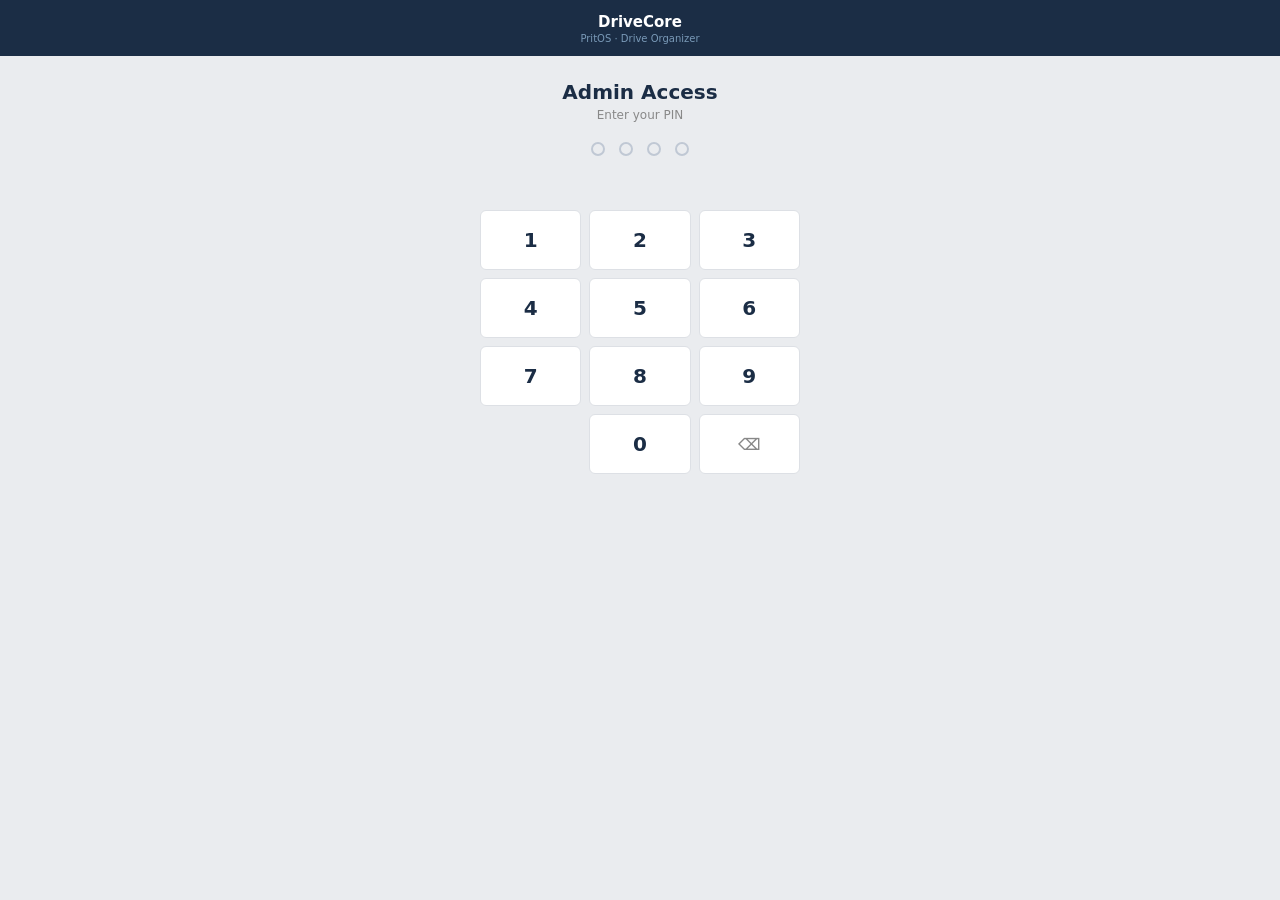
<file: drivecore.html>
<!DOCTYPE html>
<html lang="en">
<head>
<meta charset="UTF-8">
<meta http-equiv="Cache-Control" content="no-cache, no-store, must-revalidate">
<meta http-equiv="Pragma" content="no-cache">
<meta http-equiv="Expires" content="0">
<meta name="viewport" content="width=device-width, initial-scale=1.0, maximum-scale=1.0, user-scalable=no">
<meta name="apple-mobile-web-app-capable" content="yes">
<meta name="apple-mobile-web-app-status-bar-style" content="default">
<meta name="theme-color" content="#1b2d45">
<link rel="manifest" href="drivecore-manifest.json">
<title>DriveCore · PritOS</title>
<style>
*,*::before,*::after{box-sizing:border-box;margin:0;padding:0;-webkit-tap-highlight-color:transparent}
body{font-family:'Segoe UI',system-ui,sans-serif;background:#eaecef;color:#111;font-size:14px;min-height:100vh}
button{font-family:inherit;cursor:pointer;border:none;background:none;color:inherit;-webkit-appearance:none}
input,textarea,select{font-family:inherit}

#screen-pin,#screen-main{display:none}
.auth-hdr{background:#1b2d45;color:#fff;height:56px;display:flex;align-items:center;justify-content:center;position:sticky;top:0;z-index:100}
.auth-hdr h1{font-size:15px;font-weight:700;text-align:center}
.auth-hdr small{font-size:10px;color:#7a9ab8;display:block;text-align:center;margin-top:2px}
.auth-wrap{max-width:400px;margin:0 auto;padding:24px 16px 40px}
.pin-wrap{max-width:320px;margin:0 auto}
.pin-title{text-align:center;margin-bottom:20px}
.pin-title h2{font-size:20px;font-weight:700;color:#1b2d45;margin-bottom:4px}
.pin-title p{font-size:12px;color:#888}
.pin-dots{display:flex;justify-content:center;gap:14px;margin-bottom:24px}
.pin-dot{width:14px;height:14px;border-radius:50%;border:2px solid #c0c8d4;background:transparent;transition:all .12s}
.pin-dot.on{background:#1b2d45;border-color:#1b2d45}
.keypad{display:grid;grid-template-columns:repeat(3,1fr);gap:8px;margin-bottom:16px}
.key{height:60px;background:#fff;border:1px solid #dde0e5;border-radius:6px;font-size:20px;font-weight:600;color:#1b2d45;display:flex;align-items:center;justify-content:center;transition:all .1s;user-select:none;touch-action:manipulation}
.key:active{background:#eaecef;transform:scale(.94)}
.key.del{font-size:16px;color:#888}
.key.empty{background:transparent;border:none;pointer-events:none}
.pin-error{text-align:center;font-size:12px;font-weight:700;color:#dc3545;height:18px;margin-bottom:12px}
@keyframes shake{0%,100%{transform:translateX(0)}20%{transform:translateX(-6px)}40%{transform:translateX(6px)}60%{transform:translateX(-4px)}80%{transform:translateX(4px)}}
.shake{animation:shake .35s ease}

.hdr{background:#1b2d45;padding:0 14px;height:50px;display:flex;align-items:center;gap:10px;position:sticky;top:0;z-index:100}
.hdr-back{color:#7a9ab8;font-size:22px;text-decoration:none;padding:2px 4px;flex-shrink:0}
.hdr-info{flex:1}
.hdr-info h1{font-size:14px;font-weight:700;color:#fff}
.hdr-info small{font-size:10px;color:#7a9ab8;display:block;margin-top:1px}
.gw-pill{font-size:10px;font-weight:700;padding:4px 9px;border-radius:20px;background:rgba(255,255,255,.12);display:flex;align-items:center;gap:5px;color:#fff;flex-shrink:0}
.dot{width:7px;height:7px;border-radius:50%;flex-shrink:0;transition:background .3s}
.dot.g{background:#28a745}.dot.r{background:#dc3545}.dot.y{background:#f0ad00}
.nav{display:flex;background:#1b2d45;border-bottom:2px solid #111e2e;overflow-x:auto;scrollbar-width:none;position:sticky;top:50px;z-index:90}
.nav::-webkit-scrollbar{display:none}
.nav-btn{flex:1;min-width:52px;padding:10px 3px 8px;font-size:9px;font-weight:800;letter-spacing:.5px;text-transform:uppercase;color:#7a9ab8;border-bottom:2.5px solid transparent;transition:all .15s;white-space:nowrap;touch-action:manipulation}
.nav-btn .ico{font-size:14px;display:block;margin-bottom:2px}
.nav-btn.active{color:#fff;border-bottom-color:#0498BC}
.tab{display:none;padding:14px 14px 80px;max-width:520px;margin:0 auto}
.tab.active{display:block}

.card{background:#fff;border:1px solid #dde0e5;border-radius:8px;padding:14px;margin-bottom:10px}
.card h3{font-size:10px;font-weight:800;text-transform:uppercase;letter-spacing:.8px;color:#888;margin-bottom:10px}
.slbl{font-size:10px;font-weight:700;text-transform:uppercase;letter-spacing:1.2px;color:#888;margin:14px 0 8px 2px}

.stat-grid{display:grid;grid-template-columns:1fr 1fr;gap:8px;margin-bottom:10px}
.stat-box{background:#fff;border:1px solid #dde0e5;border-radius:8px;padding:12px;text-align:center}
.stat-box .sv{font-size:26px;font-weight:800;color:#1b2d45;line-height:1;margin-bottom:2px}
.stat-box .sl{font-size:10px;color:#888;font-weight:600}
.stat-box.danger .sv{color:#dc3545}
.stat-box.warn .sv{color:#f0ad00}
.stat-box.ok .sv{color:#28a745}
.stat-box.teal .sv{color:#0498BC}
.stat-box.loading .sv{color:#c0c8d4}

.btn{display:block;width:100%;padding:13px 16px;border-radius:6px;font-size:14px;font-weight:700;text-align:center;transition:all .15s;touch-action:manipulation;margin-bottom:8px}
.btn:active{transform:scale(.97)}
.btn-primary{background:#1b2d45;color:#fff}
.btn-teal{background:#0498BC;color:#fff}
.btn-green{background:#28a745;color:#fff}
.btn-warn{background:#f0ad00;color:#111}
.btn-danger{background:#dc3545;color:#fff}
.btn-ghost{background:#fff;border:1.5px solid #dde0e5;color:#1b2d45}
.btn-orange{background:#e07000;color:#fff}
.btn:disabled{opacity:.4;pointer-events:none}
.btn-row{display:grid;grid-template-columns:1fr 1fr;gap:8px;margin-bottom:8px}
.btn-row .btn{margin-bottom:0}

.result-box{background:#f4f6f9;border:1px solid #dde0e5;border-radius:6px;padding:10px 12px;margin-top:8px;font-size:12px;color:#555;line-height:1.6;display:none}
.result-box.show{display:block}
.result-box.ok{border-color:#28a745;background:#edfaf0;color:#1a6e31}
.result-box.err{border-color:#dc3545;background:#fdecea;color:#7a1a14}
.result-box.warn{border-color:#f0ad00;background:#fffbec;color:#6b4900}
@keyframes spin{to{transform:rotate(360deg)}}
.spinner{display:inline-block;width:13px;height:13px;border:2px solid rgba(255,255,255,.3);border-top-color:#fff;border-radius:50%;animation:spin .6s linear infinite;vertical-align:middle;margin-right:5px}
.spinner-dark{display:inline-block;width:13px;height:13px;border:2px solid #dde0e5;border-top-color:#1b2d45;border-radius:50%;animation:spin .6s linear infinite;vertical-align:middle;margin-right:5px}

.step{border:1px solid #dde0e5;border-radius:8px;background:#fff;margin-bottom:10px;overflow:hidden}
.step-hdr{padding:12px 14px;display:flex;align-items:center;gap:10px;cursor:pointer;user-select:none}
.step-num{width:26px;height:26px;border-radius:50%;background:#eaecef;font-size:12px;font-weight:800;color:#888;display:flex;align-items:center;justify-content:center;flex-shrink:0;transition:all .2s}
.step-num.done{background:#28a745;color:#fff}
.step-num.active{background:#1b2d45;color:#fff}
.step-title{flex:1;font-size:13px;font-weight:700;color:#1b2d45}
.step-tag{font-size:10px;font-weight:700;padding:3px 8px;border-radius:10px}
.step-tag.ok{background:#edfaf0;color:#28a745}
.step-tag.pending{background:#eaecef;color:#888}
.step-body{padding:0 14px 14px;display:none}
.step-body.open{display:block}

.todo-grid{display:grid;grid-template-columns:1fr 1fr;gap:8px;margin-bottom:4px}
.todo-col h3{font-size:10px;font-weight:800;text-transform:uppercase;letter-spacing:.8px;margin-bottom:8px;padding:6px 8px;border-radius:6px}
.todo-col.prit h3{background:#e0f5fb;color:#025d74}
.todo-col.claude h3{background:#f4f0ff;color:#5b21b6}
.todo-item{background:#fff;border:1px solid #dde0e5;border-radius:6px;padding:8px 10px;margin-bottom:6px;position:relative}
.todo-item .ti-title{font-size:11px;font-weight:700;color:#1b2d45;margin-bottom:2px;padding-right:20px}
.todo-item .ti-desc{font-size:10px;color:#888;line-height:1.4}
.todo-item .ti-count{font-size:10px;font-weight:800;padding:2px 6px;border-radius:10px;display:inline-block;margin-top:4px}
.todo-item .ti-count.bad{background:#fdecea;color:#7a1a14}
.todo-item .ti-count.warn{background:#fffbec;color:#6b4900}
.todo-item .ti-count.ok{background:#edfaf0;color:#28a745}
.todo-item.done{opacity:.55}
.todo-item.done .ti-title{text-decoration:line-through;color:#888}
.todo-check{position:absolute;top:8px;right:8px;width:18px;height:18px;border-radius:50%;border:2px solid #dde0e5;display:flex;align-items:center;justify-content:center;font-size:10px;transition:all .2s}
.todo-check.done{background:#28a745;border-color:#28a745;color:#fff}

.rule-item{background:#fff;border:1px solid #dde0e5;border-radius:6px;padding:10px 12px;margin-bottom:6px;display:flex;align-items:flex-start;gap:8px}
.rule-item .ri-body{flex:1;min-width:0}
.rule-item .ri-pattern{font-size:12px;font-weight:700;color:#1b2d45;font-family:monospace;margin-bottom:2px}
.rule-item .ri-dest{font-size:10px;color:#888;overflow:hidden;text-overflow:ellipsis;white-space:nowrap}
.rule-item .ri-badge{font-size:9px;font-weight:700;padding:2px 6px;border-radius:10px;flex-shrink:0;margin-top:2px}
.ri-badge.built-in{background:#e0f5fb;color:#0498BC}
.ri-badge.learned{background:#f4f0ff;color:#5b21b6}
.rule-del{font-size:16px;color:#dc3545;padding:0 4px;flex-shrink:0;align-self:center}

.excl-item{display:flex;align-items:center;gap:8px;padding:8px 10px;background:#f4f6f9;border:1px solid #dde0e5;border-radius:6px;margin-bottom:6px;font-size:12px}
.excl-id{font-family:monospace;font-size:10px;color:#888;flex:1;overflow:hidden;text-overflow:ellipsis;white-space:nowrap}
.excl-label{font-weight:700;color:#1b2d45;font-size:11px}
.excl-badge{font-size:9px;font-weight:700;padding:2px 6px;border-radius:10px;background:#eaecef;color:#888;flex-shrink:0}
.excl-badge.built-in{background:#e0f5fb;color:#0498BC}
.fg{margin-bottom:10px}
.fg label{display:block;font-size:10px;font-weight:700;text-transform:uppercase;letter-spacing:.8px;color:#888;margin-bottom:5px}
.fg input,.fg select{width:100%;padding:10px 12px;background:#f4f6f9;border:1.5px solid #dde0e5;border-radius:5px;color:#111;font-size:13px;transition:border-color .15s}
.fg input:focus,.fg select:focus{border-color:#1b2d45;outline:none;background:#fff}

.toggle-row{display:flex;align-items:center;gap:12px;padding:12px;background:#fff;border:1px solid #dde0e5;border-radius:8px;margin-bottom:8px}
.toggle-info{flex:1}
.toggle-info .tl{font-size:13px;font-weight:700;color:#1b2d45}
.toggle-info .td{font-size:11px;color:#888;margin-top:2px}
.toggle-switch{width:42px;height:24px;border-radius:12px;background:#dde0e5;position:relative;cursor:pointer;flex-shrink:0;transition:background .2s}
.toggle-switch.on{background:#28a745}
.toggle-switch::after{content:'';width:18px;height:18px;background:#fff;border-radius:50%;position:absolute;top:3px;left:3px;transition:left .2s;box-shadow:0 1px 3px rgba(0,0,0,.2)}
.toggle-switch.on::after{left:21px}

#toast{position:fixed;bottom:20px;left:50%;transform:translateX(-50%) translateY(80px);background:#1b2d45;color:#fff;padding:10px 20px;border-radius:20px;font-size:13px;font-weight:600;z-index:9999;opacity:0;transition:all .3s;pointer-events:none;white-space:nowrap;max-width:90vw}
#toast.show{transform:translateX(-50%) translateY(0);opacity:1}
#toast.ok{background:#28a745}
#toast.err{background:#dc3545}
</style>
</head>
<body>

<!-- PIN -->
<div id="screen-pin">
  <div class="auth-hdr"><div><h1>DriveCore</h1><small>PritOS · Drive Organizer</small></div></div>
  <div class="auth-wrap">
    <div class="pin-wrap">
      <div class="pin-title"><h2>Admin Access</h2><p>Enter your PIN</p></div>
      <div class="pin-dots" id="pin-dots">
        <div class="pin-dot" id="d0"></div><div class="pin-dot" id="d1"></div>
        <div class="pin-dot" id="d2"></div><div class="pin-dot" id="d3"></div>
      </div>
      <div class="pin-error" id="pin-err"></div>
      <div class="keypad" id="keypad"></div>
    </div>
  </div>
</div>

<!-- MAIN -->
<div id="screen-main">
  <div class="hdr">
    <a href="index.html" class="hdr-back">‹</a>
    <div class="hdr-info"><h1>DriveCore</h1><small>v84 · Google Drive Organizer</small></div>
    <div class="gw-pill"><div class="dot" id="gw-dot"></div><span id="gw-lbl">…</span></div>
  </div>
  <div class="nav">
    <button class="nav-btn active" onclick="showTab('dash',this)"><span class="ico">📊</span>Status</button>
    <button class="nav-btn" onclick="showTab('run',this)"><span class="ico">▶️</span>Run</button>
    <button class="nav-btn" onclick="showTab('todo',this)"><span class="ico">✅</span>To-Do</button>
    <button class="nav-btn" onclick="showTab('rules',this);loadRules()"><span class="ico">📋</span>Rules</button>
    <button class="nav-btn" onclick="showTab('dedupe',this)"><span class="ico">🔁</span>Dedupe</button>
    <button class="nav-btn" onclick="showTab('excl',this)"><span class="ico">🚫</span>Protect</button>
    <button class="nav-btn" onclick="showTab('settings',this)"><span class="ico">⚙️</span>Settings</button>
  </div>

  <!-- DASHBOARD -->
  <div class="tab active" id="tab-dash">
    <div class="slbl">Live Drive Status</div>
    <div class="stat-grid">
      <div class="stat-box loading" id="sb-drag"><div class="sv" id="sv-drag">…</div><div class="sl">Drag Folder</div></div>
      <div class="stat-box loading" id="sb-sortme"><div class="sv" id="sv-sortme">…</div><div class="sl">SORT ME</div></div>
      <div class="stat-box loading" id="sb-review"><div class="sv" id="sv-review">…</div><div class="sl">Please Review</div></div>
      <div class="stat-box loading" id="sb-scan"><div class="sv" id="sv-scan">…</div><div class="sl">Today's Scan</div></div>
    </div>
    <div class="card" id="run-id-card" style="display:none">
      <h3>Last Execute — Tracking ID</h3>
      <div style="font-family:monospace;font-size:12px;color:#1b2d45;word-break:break-all;margin-bottom:6px" id="last-run-id">—</div>
      <div style="font-size:10px;color:#888">Use this ID to undo the last batch from the Run tab → Restore Last Run. Each run has a unique ID so you can track exactly what moved.</div>
    </div>

    <div class="slbl">Quick Actions</div>
    <div class="btn-row">
      <button class="btn btn-primary" onclick="quickAction('dc.manifest','dash-result','🔍 Scanning…','Scan complete',120000)">🔍 Scan</button>
      <button class="btn btn-teal" onclick="quickAction('dc.taxonomy','dash-result','🧠 Classifying…','Plan ready',150000)">🧠 Classify</button>
    </div>
    <button class="btn btn-ghost" id="btn-refresh" onclick="loadStatus()">↻ Refresh Live Counts</button>
    <div class="result-box" id="dash-result"></div>

    <div class="slbl">Auto-Run</div>
    <div class="toggle-row">
      <div class="toggle-info">
        <div class="tl">Weekly Auto-Run</div>
        <div class="td" id="autorun-desc">Every Sunday 1am — Scan → Classify → Execute → Dedupe</div>
      </div>
      <div class="toggle-switch" id="autorun-toggle" onclick="toggleAutoRun()"></div>
    </div>
  </div>

  <!-- RUN -->
  <div class="tab" id="tab-run">
    <div class="slbl">Step-by-step — run in order</div>

    <div class="step">
      <div class="step-hdr" onclick="toggleStep(1)">
        <div class="step-num" id="snum1">1</div>
        <div class="step-title">Scan Drive</div>
        <span class="step-tag pending" id="stag1">Not run today</span>
      </div>
      <div class="step-body" id="sbody1">
        <p style="font-size:12px;color:#888;margin-bottom:10px;line-height:1.5">Full snapshot of all files. 30–90 sec — keep screen open.</p>
        <button class="btn btn-primary" id="btn-scan" onclick="runScan()">🔍 Run Scan</button>
        <div class="result-box" id="scan-result"></div>
      </div>
    </div>

    <div class="step">
      <div class="step-hdr" onclick="toggleStep(2)">
        <div class="step-num" id="snum2">2</div>
        <div class="step-title">Classify Files</div>
        <span class="step-tag pending" id="stag2">Run Step 1 first</span>
      </div>
      <div class="step-body" id="sbody2">
        <p style="font-size:12px;color:#888;margin-bottom:10px;line-height:1.5">Applies rules + AI, builds move plan. Up to 2 minutes.</p>
        <button class="btn btn-teal" id="btn-classify" onclick="runClassify()">🧠 Classify</button>
        <div class="result-box" id="classify-result"></div>
      </div>
    </div>

    <div class="step">
      <div class="step-hdr" onclick="toggleStep(3)">
        <div class="step-num" id="snum3">3</div>
        <div class="step-title">Execute</div>
        <span class="step-tag pending" id="stag3">Run Steps 1 &amp; 2 first</span>
      </div>
      <div class="step-body" id="sbody3">
        <p style="font-size:12px;color:#888;margin-bottom:10px;line-height:1.5">Dry Run first — preview without moving anything. Then Execute Live to commit.</p>
        <div class="btn-row">
          <button class="btn btn-ghost" onclick="runExecute(true)">👁 Dry Run</button>
          <button class="btn btn-danger" onclick="confirmExec()">⚡ Execute Live</button>
        </div>
        <div class="result-box" id="execute-result"></div>
      </div>
    </div>

    <div class="slbl">Undo Last Run</div>
    <div class="card">
      <h3>Restore Last Execute</h3>
      <p style="font-size:11px;color:#555;margin-bottom:10px;line-height:1.5">Moves every file from the last live Execute back to where it was. Preview first, then restore.</p>
      <div class="btn-row">
        <button class="btn btn-ghost" onclick="runRestore(true)">👁 Preview Restore</button>
        <button class="btn btn-orange" onclick="confirmRestore()">↩ Restore</button>
      </div>
      <div class="result-box" id="restore-result"></div>
    </div>

    <div class="slbl">Run History — Restore Any Past Run</div>
    <div class="card">
      <p style="font-size:11px;color:#555;margin-bottom:10px;line-height:1.5">Every execute and sortInbox run is logged. If a mistake is caught late, pick the bad run and restore it — even weeks later.</p>
      <button class="btn btn-ghost" style="margin-bottom:10px" onclick="loadRunHistory()">↻ Load Run History</button>
      <div id="run-history-list"><div style="font-size:11px;color:#888">Press Load to fetch all past runs.</div></div>
    </div>
  </div>

  <!-- TO-DO -->
  <div class="tab" id="tab-todo">
    <div style="font-size:11px;color:#888;margin-bottom:12px;line-height:1.5">Auto-updates from live Drive counts on load. Your column = decisions only you can make. Claude's column = code + automation handled for you.</div>
    <div class="todo-grid">
      <div class="todo-col prit">
        <h3>👤 Your Tasks</h3>
        <div id="todo-prit"><div style="font-size:11px;color:#c0c8d4;padding:8px"><span class="spinner-dark"></span> Loading…</div></div>
      </div>
      <div class="todo-col claude">
        <h3>🤖 Claude's Tasks</h3>
        <div id="todo-claude"></div>
      </div>
    </div>
    <button class="btn btn-ghost" style="margin-top:8px" onclick="loadTodo()">↻ Refresh</button>
  </div>

  <!-- RULES -->
  <div class="tab" id="tab-rules">
    <div style="font-size:11px;color:#555;margin-bottom:12px;line-height:1.5">Custom rules run <strong>before</strong> built-in rules and AI. Pattern matches against the file name (case-insensitive). Add a rule to override how any file gets routed.</div>

    <div class="slbl">Your Custom Rules</div>
    <div id="rules-list"><div style="font-size:11px;color:#c0c8d4;padding:8px"><span class="spinner-dark"></span> Loading…</div></div>
    <div class="result-box" id="rules-result"></div>

    <div class="slbl">Add New Rule</div>
    <div class="card">
      <div class="fg">
        <label>File name contains (pattern)</label>
        <input type="text" id="rule-pattern" placeholder="e.g. royalty, ackermann, july payroll">
      </div>
      <div class="fg">
        <label>Route to folder</label>
        <select id="rule-dest">
          <option value="">-- pick destination --</option>
          <optgroup label="Store 8181">
            <option value="Finance|1e0OH7Tjl5QkeKbnScqHjC6fLEdO60iFG">Finance (Z-Reports, banking, royalties)</option>
            <option value="HR|1Pfgepxln-0oEdI8HyuOkDfJ6HnltvhVn">HR (staff, payroll, applications)</option>
            <option value="Admin|18HXNQQ8jyE15Ngb-q_RbMs4Psfy3aqfS">Admin (franchise, lease, permits)</option>
            <option value="Mailboxes|11Ma8kRc8i69MkX3PqJvby_FV7cKASRHF">Mailboxes</option>
            <option value="Training|1ykYAVuBFd47w7tfn36cBm1-7JRYqpMuu">Training & Onboarding</option>
            <option value="Store Forms|1tDpcHSfMJHEFEx8wkAhp6UMjm89b7pkT">Store Forms</option>
            <option value="Store 8181 Root|11sKgqk_9LkhJqWiym2Dii4dW8M8CXGlM">Store 8181 Root</option>
          </optgroup>
          <optgroup label="Personal">
            <option value="Personal Finance|1MAZPq1TI-4ttNtoce9YTwJl2EJeQA-lY">Personal Finance</option>
            <option value="Personal Health|1AKPIu31VDO9byABRIEcxzGgc1znrDOop">Personal Health</option>
            <option value="Personal Docs|1RVeWSZbRaDbyMUZJvaqiNuQHjswrQJ2o">Personal Docs</option>
            <option value="Vehicles|1fOOpZnkl4wSDwl1M5TSDaSchFYARuMMd">Vehicles</option>
          </optgroup>
          <optgroup label="Other">
            <option value="Dairy Queen|1hx4bPHWvsfZs0JgCx09T8A-B0FN95y-k">Dairy Queen</option>
            <option value="Real Estate|1Pz4SkFx-VjEZ0iJZcZYWlFWF4_9ypt1-">Real Estate</option>
            <option value="Family Pravin|1Vn1RuT7F8Rs8I2-AOIvuHJ_L6AaTk_2v">Family / Pravin</option>
            <option value="Review|99_Please_Review">⚠️ Send to Review (unsure)</option>
          </optgroup>
        </select>
      </div>
      <button class="btn btn-primary" onclick="addRule()">+ Save Rule</button>
      <div class="result-box" id="rule-add-result"></div>
    </div>

    <div class="slbl">Built-in Rules (read-only)</div>
    <div class="card" style="padding:0;overflow:hidden">
      <div style="font-size:10px;color:#888;padding:10px 12px;border-bottom:1px solid #f0f0f0">These run if no custom rule matches. Edit by telling Claude what to change.</div>
      <div id="builtin-rules" style="max-height:260px;overflow-y:auto">
        <div class="rule-item"><div class="ri-body"><div class="ri-pattern">z report, eod, zreport, daily report, cash report</div><div class="ri-dest">→ Store 8181 / Finance</div></div><span class="ri-badge built-in">Built-in</span></div>
        <div class="rule-item"><div class="ri-body"><div class="ri-pattern">payroll, w-2, paystub, employment, i-9, staff, onboard</div><div class="ri-dest">→ Store 8181 / HR</div></div><span class="ri-badge built-in">Built-in</span></div>
        <div class="rule-item"><div class="ri-body"><div class="ri-pattern">franchise agreement, lease agreement, ups license, store permit</div><div class="ri-dest">→ Store 8181 / Admin</div></div><span class="ri-badge built-in">Built-in</span></div>
        <div class="rule-item"><div class="ri-body"><div class="ri-pattern">mailbox holder, mbr, box renewal, mailbox agreement</div><div class="ri-dest">→ Store 8181 / Mailboxes</div></div><span class="ri-badge built-in">Built-in</span></div>
        <div class="rule-item"><div class="ri-body"><div class="ri-pattern">training guide, employee handbook, store policy</div><div class="ri-dest">→ Store 8181 / Training</div></div><span class="ri-badge built-in">Built-in</span></div>
        <div class="rule-item"><div class="ri-body"><div class="ri-pattern">opening checklist, closing checklist, daily checklist</div><div class="ri-dest">→ Store 8181 / Store Forms</div></div><span class="ri-badge built-in">Built-in</span></div>
        <div class="rule-item"><div class="ri-body"><div class="ri-pattern">royalt, royalty report, prp remit, eft remit</div><div class="ri-dest">→ Store 8181 / Finance</div></div><span class="ri-badge built-in">Built-in</span></div>
        <div class="rule-item"><div class="ri-body"><div class="ri-pattern">ackermann, ackerman</div><div class="ri-dest">→ Store 8181 / Admin</div></div><span class="ri-badge built-in">Built-in</span></div>
        <div class="rule-item"><div class="ri-body"><div class="ri-pattern">ups store, store 8181, 8181, store8181</div><div class="ri-dest">→ Store 8181 Root (catch-all)</div></div><span class="ri-badge built-in">Built-in</span></div>
        <div class="rule-item"><div class="ri-body"><div class="ri-pattern">dairy queen, dq</div><div class="ri-dest">→ Dairy Queen</div></div><span class="ri-badge built-in">Built-in</span></div>
        <div class="rule-item"><div class="ri-body"><div class="ri-pattern">mortgage statement, deed, closing disclosure, promissory note</div><div class="ri-dest">→ Real Estate</div></div><span class="ri-badge built-in">Built-in</span></div>
        <div class="rule-item"><div class="ri-body"><div class="ri-pattern">bank statement, credit card statement, 1040, irs notice</div><div class="ri-dest">→ Personal Finance</div></div><span class="ri-badge built-in">Built-in</span></div>
        <div class="rule-item"><div class="ri-body"><div class="ri-pattern">explanation of benefits, medical record, lab result, prescription</div><div class="ri-dest">→ Personal Health</div></div><span class="ri-badge built-in">Built-in</span></div>
        <div class="rule-item"><div class="ri-body"><div class="ri-pattern">passport, driver license, social security, birth certificate</div><div class="ri-dest">→ Personal Docs</div></div><span class="ri-badge built-in">Built-in</span></div>
        <div class="rule-item"><div class="ri-body"><div class="ri-pattern">car title, vehicle registration, auto insurance, dmv</div><div class="ri-dest">→ Vehicles</div></div><span class="ri-badge built-in">Built-in</span></div>
        <div class="rule-item"><div class="ri-body"><div class="ri-pattern">pravin, schedule e, rental income, 1099 misc</div><div class="ri-dest">→ Family / Pravin</div></div><span class="ri-badge built-in">Built-in</span></div>
      </div>
    </div>
  </div>

  <!-- DEDUPE -->
  <div class="tab" id="tab-dedupe">
    <div style="font-size:11px;color:#555;margin-bottom:12px;line-height:1.5">Finds exact duplicate files (same bytes in 2+ locations) and Drive shortcuts. Only archives copies created within 90 days of each other — older intentional copies are skipped. Protected folders never touched.</div>

    <div class="slbl">Last Scan Results</div>
    <div class="stat-grid">
      <div class="stat-box loading" id="dsb-dupes"><div class="sv" id="dsv-dupes">?</div><div class="sl">True Dupes</div></div>
      <div class="stat-box loading" id="dsb-shorts"><div class="sv" id="dsv-shorts">?</div><div class="sl">Shortcuts</div></div>
      <div class="stat-box loading" id="dsb-conflicts"><div class="sv" id="dsv-conflicts">?</div><div class="sl">Same-folder</div></div>
      <div class="stat-box loading" id="dsb-archived"><div class="sv" id="dsv-archived">?</div><div class="sl">Archived</div></div>
    </div>

    <div class="slbl">Run Dedupe</div>
    <div class="card">
      <p style="font-size:12px;color:#888;margin-bottom:10px;line-height:1.5">Dry Run shows what would be archived to <code style="background:#eaecef;padding:1px 4px;border-radius:3px">DriveCore/Dupes Review</code>. Nothing is deleted — you review and delete yourself.</p>
      <div class="btn-row">
        <button class="btn btn-ghost" id="btn-dedupe-dry" onclick="runDedupe(true)">👁 Dry Run</button>
        <button class="btn btn-danger" id="btn-dedupe-live" onclick="confirmDedupe()">🗑 Archive Dupes</button>
      </div>
      <div class="result-box" id="dedupe-result"></div>
    </div>

    <div class="card">
      <h3>What Gets Archived Where</h3>
      <div style="font-size:11px;color:#555;line-height:1.9;margin-top:4px">
        <div>📁 <strong>True Dupes/</strong> — exact copy in a different folder. Older one moved here.</div>
        <div>📁 <strong>Conflicts/</strong> — same bytes, same folder. Older copy moved here.</div>
        <div>📁 <strong>Shortcuts/</strong> — Drive shortcuts from PC sync. Always safe to delete.</div>
        <div style="margin-top:6px;color:#aaa">Drag folder has 121 shortcuts — they auto-clean on next live dedupe run.</div>
      </div>
    </div>
  </div>

  <!-- PROTECT -->
  <div class="tab" id="tab-excl">
    <div class="slbl">Protected Folders — DriveCore Never Touches These</div>
    <div id="excl-list">
      <div class="excl-item"><div><div class="excl-label">Drag</div><div class="excl-id">1umOWieeITUVUZ-HYy9VgLLluNywtrKIY</div></div><span class="excl-badge built-in">Built-in</span></div>
      <div class="excl-item"><div><div class="excl-label">DriveCore</div><div class="excl-id">1iNc_JHtCh3IPW1LJsXXsx1bXwYQz3IDp</div></div><span class="excl-badge built-in">Built-in</span></div>
      <div class="excl-item"><div><div class="excl-label">99_Please_Review</div><div class="excl-id">1J683wqncAZTFdSQmzwkNYGrz1Q60ofEC</div></div><span class="excl-badge built-in">Built-in</span></div>
    </div>
    <button class="btn btn-ghost" style="margin-bottom:12px" onclick="loadExclusions()">↻ Load Custom Exclusions</button>
    <div class="result-box" id="excl-result"></div>

    <div class="slbl">Protect a New Folder</div>
    <div class="card">
      <div class="fg"><label>Folder ID (from Drive URL)</label><input type="text" id="excl-id-input" placeholder="1umOWieeITUVUZ…"></div>
      <div class="fg"><label>Label</label><input type="text" id="excl-label-input" placeholder="e.g. PC Desktop shortcuts"></div>
      <button class="btn btn-primary" onclick="addExclusion()">+ Protect This Folder</button>
      <div class="result-box" id="excl-add-result"></div>
    </div>
    <div class="card">
      <h3>How to get a Folder ID</h3>
      <div style="font-size:11px;color:#555;line-height:1.7">Open folder in Drive → URL: <code style="background:#eaecef;padding:1px 4px;border-radius:3px">drive.google.com/drive/folders/<strong>COPY THIS PART</strong></code></div>
    </div>
  </div>

  <!-- SETTINGS -->
  <div class="tab" id="tab-settings">
    <div class="slbl">Auto-Run Schedule</div>
    <div class="toggle-row">
      <div class="toggle-info">
        <div class="tl">Weekly Auto-Run</div>
        <div class="td">Every Sunday 1am — Scan → Classify → Execute → Dedupe</div>
      </div>
      <div class="toggle-switch" id="autorun-toggle2" onclick="toggleAutoRun()"></div>
    </div>
    <div class="result-box" id="autorun-result"></div>

    <div class="slbl">Property Addresses (Pravin's Properties)</div>
    <div class="card" id="addresses-card">
      <div style="font-size:12px;color:var(--fg2);margin-bottom:10px">Files containing a house number + billing/utility context route here automatically.</div>
      <div id="addr-list" style="margin-bottom:12px"></div>
      <div style="display:grid;grid-template-columns:1fr 1fr 2fr auto;gap:8px;align-items:end">
        <div><div style="font-size:10px;color:var(--fg2);margin-bottom:3px">ADDRESS #</div><input id="addr-num" class="rule-input" style="width:100%;box-sizing:border-box" placeholder="e.g. 1106"></div>
        <div><div style="font-size:10px;color:var(--fg2);margin-bottom:3px">TYPE</div>
          <select id="addr-type" class="rule-input" style="width:100%;box-sizing:border-box">
            <option value="home">home</option>
            <option value="rental">rental</option>
          </select>
        </div>
        <div><div style="font-size:10px;color:var(--fg2);margin-bottom:3px">NOTE (optional)</div><input id="addr-note" class="rule-input" style="width:100%;box-sizing:border-box" placeholder="e.g. 1106 Woodmont Blvd"></div>
        <button class="btn btn-primary" onclick="addAddress()" style="white-space:nowrap">+ Add</button>
      </div>
      <div style="font-size:10px;color:var(--fg2);margin-top:6px">home → Pravin/03_Home &nbsp;|&nbsp; rental → Pravin/04_Income</div>
    </div>
    <div class="result-box" id="addr-result"></div>

    <div class="slbl">Gateway</div>
    <button class="btn btn-ghost" onclick="pingGW()">Ping GAS Gateway</button>

    <div class="slbl">About</div>
    <div class="card">
      <h3>DriveCore v87</h3>
      <div style="font-size:11px;color:#555;line-height:1.9">
        <div>🔒 Exclusion list: Drag, DriveCore, 99_Please_Review</div>
        <div>📸 Auto-manifest snapshot before every Execute</div>
        <div>↩ Restore Last Run — full undo of any Execute batch</div>
        <div>📋 Rule editor — add routing rules from this page</div>
        <div>🔁 MD5 deduplication (petalo-pattern, 90-day window)</div>
        <div>🤖 Gemini AI classifies ambiguous files</div>
        <div>🗂️ Royalty → Finance · Ackermann → Admin (no more catch-all routing)</div>
        <div style="margin-top:6px;color:#aaa">Tell Claude what to change — no code knowledge needed</div>
      </div>
    </div>
  </div>
</div>

<div id="toast"></div>
<script>
const GW  = 'https://spring-sea-ac0a.prit946.workers.dev';
const KEY = 'Store8181Prit2026';
const PIN = '1997';
let pinVal = '', liveStatus = null, autoRunOn = false;

window.addEventListener('DOMContentLoaded', () => {
  if (sessionStorage.getItem('s8181_admin') === 'ok') showMain();
  else { document.getElementById('screen-pin').style.display = 'block'; buildKeypad(); }
});

function buildKeypad() {
  const kp = document.getElementById('keypad');
  ['1','2','3','4','5','6','7','8','9','empty','0','del'].forEach(k => {
    const b = document.createElement('button');
    b.className = 'key' + (k === 'del' ? ' del' : '') + (k === 'empty' ? ' empty' : '');
    b.textContent = k === 'del' ? '⌫' : k === 'empty' ? '' : k;
    if (k !== 'empty') b.onclick = () => pressKey(k);
    kp.appendChild(b);
  });
}
function pressKey(k) {
  if (k === 'del') { pinVal = pinVal.slice(0,-1); }
  else if (pinVal.length < 4) { pinVal += k; if (pinVal.length === 4) setTimeout(checkPin,80); }
  for (let i=0;i<4;i++) document.getElementById('d'+i).classList.toggle('on', i < pinVal.length);
}
function checkPin() {
  if (pinVal === PIN) { sessionStorage.setItem('s8181_admin','ok'); showMain(); }
  else {
    document.getElementById('pin-err').textContent = 'Wrong PIN';
    document.getElementById('pin-dots').classList.add('shake');
    setTimeout(()=>{ document.getElementById('pin-dots').classList.remove('shake'); document.getElementById('pin-err').textContent=''; pinVal=''; for(let i=0;i<4;i++) document.getElementById('d'+i).classList.remove('on'); },500);
  }
}
function showMain() {
  document.getElementById('screen-pin').style.display = 'none';
  document.getElementById('screen-main').style.display = 'block';
  pingGW(); loadStatus(); loadTodo(); loadAddresses();
}

function showTab(id,btn) {
  document.querySelectorAll('.tab').forEach(t=>t.classList.remove('active'));
  document.querySelectorAll('.nav-btn').forEach(b=>b.classList.remove('active'));
  document.getElementById('tab-'+id).classList.add('active');
  if (btn) btn.classList.add('active');
}
function toggleStep(n) { document.getElementById('sbody'+n).classList.toggle('open'); }

async function gas(gasAction, params={}, ms=90000) {
  const ctrl = new AbortController();
  const t = setTimeout(()=>ctrl.abort(), ms);
  try {
    const r = await fetch(GW, {method:'POST', headers:{'Content-Type':'application/json'},
      body: JSON.stringify({key:KEY, action:'gas.proxy', gasAction, params}), signal:ctrl.signal});
    clearTimeout(t); return await r.json();
  } catch(e) {
    clearTimeout(t);
    return {ok:false, error: e.name==='AbortError' ? 'Timed out — GAS may still be running. Check back in 2 min.' : e.message};
  }
}
function showRes(id, msg, type) { const el=document.getElementById(id); el.className='result-box show '+(type||''); el.textContent=msg; }
function toast(msg, type) { const t=document.getElementById('toast'); t.textContent=msg; t.className='show '+(type||''); setTimeout(()=>t.className='',3000); }

async function pingGW() {
  const dot=document.getElementById('gw-dot'), lbl=document.getElementById('gw-lbl');
  dot.className='dot y'; lbl.textContent='…';
  const r = await gas('dc.ping',{},8000);
  dot.className = r.ok ? 'dot g' : 'dot r';
  lbl.textContent = r.ok ? 'Online' : 'Down';
}

async function loadStatus() {
  const btn = document.getElementById('btn-refresh');
  if (btn) { btn.disabled=true; btn.innerHTML='<span class="spinner-dark"></span>Loading…'; }
  const r = await gas('dc.status',{},20000);
  if (btn) { btn.disabled=false; btn.textContent='↻ Refresh Live Counts'; }
  if (!r.ok) { toast('Status check failed','err'); return; }
  liveStatus = r;
  setStatBox('drag',r.drag,r.drag>0?'danger':'ok',r.drag+' files');
  setStatBox('sortme',r.sortMe,r.sortMe>10?'warn':'ok',r.sortMe+' files');
  setStatBox('review',r.review,r.review>0?'warn':'ok',r.review+' files');
  const scanOk = r.manifest && r.manifest.status==='done';
  setStatBox('scan',null,scanOk?'ok':'warn',scanOk?'✓ Done':'Not yet');
  autoRunOn = r.autoRunOn; syncToggles();
  if (scanOk) markStep(1,'ok','✓ Today');
  if (r.lastRunId) {
    document.getElementById('last-run-id').textContent = r.lastRunId;
    document.getElementById('run-id-card').style.display = 'block';
  }
  renderTodo(r);
}
function setStatBox(key,val,cls,text) {
  document.getElementById('sb-'+key).className='stat-box '+cls;
  document.getElementById('sv-'+key).textContent=text;
}
function markStep(n,state,label) {
  document.getElementById('snum'+n).className='step-num '+(state==='ok'?'done':'active');
  document.getElementById('stag'+n).className='step-tag '+state;
  document.getElementById('stag'+n).textContent=label;
}

function loadTodo() { loadStatus(); }
function renderTodo(s) {
  const prit = document.getElementById('todo-prit');
  const claude = document.getElementById('todo-claude');
  const pritItems = [
    {title:'Sort Drag folder manually',desc:'121 Windows shortcuts — the real files are elsewhere. Sort or delete from Drive.',count:s.drag,countLabel:s.drag+' shortcuts',done:s.drag===0,severity:s.drag>0?'bad':'ok'},
    {title:'Review SORT ME folder',desc:'Files DriveCore could not classify. Open Drive → Store 8181 → SORT ME and route each file.',count:s.sortMe,countLabel:s.sortMe+' files',done:s.sortMe<5,severity:s.sortMe>10?'warn':'ok'},
    {title:'Approve routing rule changes',desc:'When Claude suggests pattern updates, just say yes or adjust the suggestion.',done:false,alwaysOpen:true},
    {title:'Review 99_Please_Review',desc:'Files AI flagged as uncertain. Tell Claude where they belong.',count:s.review,countLabel:s.review+' files',done:s.review===0,severity:s.review>0?'warn':'ok'},
  ];
  const claudeItems = [
    {title:'Routing rules — royalty & Ackermann',desc:'Royalty docs now route to Finance. Ackermann routes to Admin. No more root catch-all.',done:true},
    {title:'Restore Last Run button',desc:'Full undo of any Execute batch from the Run tab.',done:true},
    {title:'Rule editor in UI',desc:'Add/delete routing rules from this page without touching code.',done:true},
    {title:'Deduplication (v83+)',desc:'MD5 true dupes + shortcuts, 90-day window, auto-runs Sundays.',done:true},
    {title:'Scheduled auto-run',desc:'Every Sunday 1am: Scan → Classify → Execute → Dedupe.',done:s.autoRunOn},
    {title:'Live file counts on dashboard',desc:'Real-time Drag/SORT ME/Review counts on every load.',done:true},
    {title:'Exclusion list',desc:'Drag, DriveCore, 99_Please_Review permanently protected.',done:true},
    {title:'Tighten rule patterns further',desc:'As new file types appear, add patterns from the Rules tab.',done:false},
    {title:'Move DriveCore → 05_Systems',desc:'Working files should live in 05_Systems/Claude, not Drive root.',done:false},
  ];
  prit.innerHTML = pritItems.map(item=>`<div class="todo-item ${item.done?'done':''}"><div class="ti-title">${item.title}</div><div class="ti-desc">${item.desc}</div>${item.count!==undefined?`<div class="ti-count ${item.severity}">${item.countLabel}</div>`:''}<div class="todo-check ${item.done?'done':''}">${item.done?'✓':''}</div></div>`).join('');
  claude.innerHTML = claudeItems.map(item=>`<div class="todo-item ${item.done?'done':''}"><div class="ti-title">${item.title}</div><div class="ti-desc">${item.desc}</div><div class="todo-check ${item.done?'done':''}">${item.done?'✓':''}</div></div>`).join('');
}

async function quickAction(action,resultId,loadingMsg,successPrefix,ms) {
  showRes(resultId,'⏳ '+loadingMsg,'warn');
  const r = await gas(action,{},ms);
  if (r.ok) {
    const detail = action==='dc.manifest' ? `${r.count} files · ${r.folderCount} folders` : `${r.moves} moves · ${r.reviews} for review · ${r.keeps} already correct`;
    showRes(resultId,'✓ '+successPrefix+' — '+detail,'ok');
    loadStatus();
  } else { showRes(resultId,'✗ '+(r.error||'Failed'),'err'); }
}

async function runScan() {
  const btn = document.getElementById('btn-scan');
  btn.disabled=true; btn.innerHTML='<span class="spinner"></span>Scanning…';
  showRes('scan-result','⏳ Scanning all Drive files — 30–90 seconds, keep screen open.','warn');
  const r = await gas('dc.manifest',{},120000);
  btn.disabled=false; btn.textContent='🔍 Run Scan';
  if (r.ok) { showRes('scan-result',`✓ ${r.count} files · ${r.folderCount} folders · saved as ${r.fileName}`,'ok'); markStep(1,'ok','✓ Done'); markStep(2,'active','Ready'); toast('Scan complete','ok'); loadStatus(); }
  else { showRes('scan-result','✗ '+(r.error||'Failed'),'err'); }
}
async function runClassify() {
  const btn = document.getElementById('btn-classify');
  btn.disabled=true; btn.innerHTML='<span class="spinner"></span>Classifying…';
  showRes('classify-result','⏳ Building move plan — up to 2 minutes.','warn');
  const r = await gas('dc.taxonomy',{},150000);
  btn.disabled=false; btn.textContent='🧠 Classify';
  if (r.ok) { showRes('classify-result',`✓ ${r.moves} moves · ${r.reviews} for review · ${r.keeps} already correct`,'ok'); markStep(2,'ok','✓ Done'); markStep(3,'active','Ready'); toast('Plan ready — '+r.moves+' moves','ok'); }
  else { showRes('classify-result','✗ '+(r.error||'Failed'),'err'); }
}
async function runExecute(dryRun) {
  showRes('execute-result','⏳ '+(dryRun?'Previewing moves…':'Moving files — keep screen open…'),'warn');
  const r = await gas('dc.execute',{dryRun,batchSize:50},120000);
  if (r.ok) {
    const msg = dryRun ? `Preview: ${r.done} would move · ${r.errors} conflicts${r.hasMore?' · more batches pending':''}` : `✓ ${r.done} moved · ${r.errors} errors${r.hasMore?' · run again for next batch':' · complete'}`;
    showRes('execute-result',msg,r.errors>0?'warn':'ok');
    if (!dryRun) { markStep(3,'ok','✓ Done'); toast(r.done+' files moved','ok'); loadStatus(); }
  } else { showRes('execute-result','✗ '+(r.error||'Failed'),'err'); }
}
function confirmExec() {
  if (!confirm('Execute live? Files will move per the current plan.\n\nProtected folders are never touched.')) return;
  runExecute(false);
}

async function runRestore(dryRun) {
  showRes('restore-result','⏳ '+(dryRun?'Checking what would be restored…':'Restoring files to original locations…'),'warn');
  const r = await gas('dc.restoreLastRun',{dryRun},60000);
  if (r.ok) {
    const msg = dryRun
      ? `Preview: ${r.total} files would be moved back to original folders (source: ${r.sourceLog})`
      : `✓ ${r.restored} files restored · ${r.errors} errors (source: ${r.sourceLog})`;
    showRes('restore-result', msg, r.errors>0?'warn':'ok');
    if (!dryRun) { toast(r.restored+' files restored','ok'); loadStatus(); }
  } else { showRes('restore-result','✗ '+(r.error||'Failed'),'err'); }
}
function confirmRestore() {
  if (!confirm('Restore all files from last Execute to their original locations?')) return;
  runRestore(false);
}

async function loadRunHistory() {
  const el = document.getElementById('run-history-list');
  el.innerHTML = '<span class="spinner-dark"></span> Loading…';
  const r = await gas('dc.listRuns', {}, 30000);
  if (!r.ok || !r.runs) { el.innerHTML = '<div style="color:#f87171;font-size:11px">Failed to load runs.</div>'; return; }
  if (!r.runs.length) { el.innerHTML = '<div style="font-size:11px;color:#888">No run logs found.</div>'; return; }
  el.innerHTML = r.runs.map(run => {
    const d = new Date(run.generated);
    const dateStr = d.toLocaleDateString() + ' ' + d.toLocaleTimeString([], {hour:'2-digit',minute:'2-digit'});
    const tag = run.dryRun
      ? `<span style="background:rgba(148,163,184,.15);color:#94a3b8;font-size:9px;padding:2px 6px;border-radius:4px;font-weight:700">DRY RUN</span>`
      : `<span style="background:rgba(251,191,36,.12);color:#fbbf24;font-size:9px;padding:2px 6px;border-radius:4px;font-weight:700">LIVE</span>`;
    const restoreTag = run.restorable
      ? `<span style="background:rgba(52,211,153,.12);color:#34d399;font-size:9px;padding:2px 6px;border-radius:4px;font-weight:700">✓ RESTORABLE</span>`
      : `<span style="background:rgba(248,113,113,.1);color:#f87171;font-size:9px;padding:2px 6px;border-radius:4px;font-weight:700">LEGACY — no parentId</span>`;
    const typeStr = run.type === 'sortInbox' ? '📥 SortInbox' : '⚙️ Execute';
    const restoreBtn = run.restorable && !run.dryRun
      ? `<div style="display:flex;gap:6px;margin-top:8px">
           <button class="btn btn-ghost" style="font-size:10px;padding:4px 8px" onclick="previewRunRestore('${run.runId}')">👁 Preview</button>
           <button class="btn btn-orange" style="font-size:10px;padding:4px 8px" onclick="doRunRestore('${run.runId}')">↩ Restore This Run</button>
         </div>`
      : '';
    return `<div style="border:1px solid var(--bd,#2a2f3a);border-radius:8px;padding:10px 12px;margin-bottom:8px">
      <div style="display:flex;align-items:center;gap:6px;flex-wrap:wrap;margin-bottom:4px">
        <span style="font-size:12px;font-weight:700;color:var(--fg,#e2e8f0)">${typeStr}</span>
        ${tag} ${restoreTag}
      </div>
      <div style="font-size:10px;color:#94a3b8;margin-bottom:2px">${dateStr} · ${run.total} file${run.total!==1?'s':''} moved · ${run.errors} errors</div>
      <div style="font-size:9px;color:#64748b;word-break:break-all">${run.runId}</div>
      ${restoreBtn}
    </div>`;
  }).join('');
}

async function previewRunRestore(runId) {
  const r = await gas('dc.restoreLastRun', {runId, dryRun: true}, 60000);
  const msg = r.ok
    ? `Preview: ${r.total} files would be restored, ${r.errors} errors. Run ID: ${r.runId}`
    : `Error: ${r.error}`;
  alert(msg);
}

async function doRunRestore(runId) {
  if (!confirm('Restore all files from run ' + runId + ' to their original locations?\n\nThis moves them back — it cannot be undone automatically.')) return;
  const el = document.getElementById('run-history-list');
  const r = await gas('dc.restoreLastRun', {runId, dryRun: false}, 90000);
  if (r.ok) {
    toast(`↩ ${r.restored} files restored from ${runId}`, 'ok');
    loadRunHistory();
    loadStatus();
  } else {
    toast('Restore failed: ' + (r.error || 'unknown error'), 'err');
  }
}

function syncToggles() {
  ['autorun-toggle','autorun-toggle2'].forEach(id => {
    const el = document.getElementById(id);
    if (el) el.className = 'toggle-switch'+(autoRunOn?' on':'');
  });
}
async function toggleAutoRun() {
  const newState = !autoRunOn;
  const r = await gas('dc.installAutoRun',{disable:!newState},15000);
  if (r.ok) { autoRunOn=newState; syncToggles(); showRes('autorun-result',r.msg,'ok'); toast(newState?'Auto-run enabled':'Auto-run disabled',newState?'ok':''); }
  else { showRes('autorun-result','✗ '+(r.error||'Failed'),'err'); }
}

async function loadRules() {
  const list = document.getElementById('rules-list');
  list.innerHTML = '<div style="font-size:11px;color:#c0c8d4;padding:8px"><span class="spinner-dark"></span> Loading…</div>';
  const r = await gas('dc.getRules',{},10000);
  if (!r.ok) { list.innerHTML = '<div style="font-size:11px;color:#dc3545;padding:8px">Failed to load</div>'; return; }
  if (!r.rules || r.rules.length === 0) {
    list.innerHTML = '<div style="font-size:11px;color:#888;padding:8px">No custom rules yet. Add one below — it runs before all built-in rules.</div>';
    return;
  }
  list.innerHTML = r.rules.map((rule,i) => `
    <div class="rule-item" id="ri-${i}">
      <div class="ri-body">
        <div class="ri-pattern">${rule.pattern}</div>
        <div class="ri-dest">→ ${rule.dest}</div>
      </div>
      <span class="ri-badge learned">Custom</span>
      <button class="rule-del" onclick="deleteRule('${rule.pattern.replace(/'/g,"\\'")}',${i})" title="Remove">×</button>
    </div>`).join('');
}
async function addRule() {
  const pattern = document.getElementById('rule-pattern').value.trim();
  const destRaw = document.getElementById('rule-dest').value;
  if (!pattern || !destRaw) { toast('Fill in both fields','err'); return; }
  const [dest, destId] = destRaw.split('|');
  showRes('rule-add-result','⏳ Saving…','warn');
  const r = await gas('dc.learnRule',{pattern, dest, destId: destId||null},10000);
  if (r.ok) {
    document.getElementById('rule-pattern').value='';
    document.getElementById('rule-dest').value='';
    showRes('rule-add-result',`✓ Rule saved — "${pattern}" → ${dest}`,'ok');
    toast('Rule saved','ok'); loadRules();
  } else { showRes('rule-add-result','✗ '+(r.error||'Failed'),'err'); }
}
async function deleteRule(pattern, idx) {
  if (!confirm(`Remove rule: "${pattern}"?`)) return;
  const r = await gas('dc.learnRule',{pattern, remove:true},10000);
  if (r.ok) { toast('Rule removed','ok'); loadRules(); }
  else { toast('Failed to remove','err'); }
}

// ── Property Address Management ───────────────────────────────────────────────
const ADDR_HOME_DEST = { dest: '04_Family (Pravin)/Pravin/03_Home', destId: '1jzbVpchw-Vwkf5kTZEbERH6OiPB9Cp2X' };
const ADDR_RENTAL_DEST = { dest: '04_Family (Pravin)/Pravin/04_Income', destId: '1FDyZToJMg2a6JLffOliEbHUPbYvYVR8G' };
let cachedAddresses = [];

async function loadAddresses() {
  const r = await gas('dc.getAddresses',{},10000);
  if (!r.ok) return;
  cachedAddresses = r.addresses || [];
  renderAddresses();
}
function renderAddresses() {
  const el = document.getElementById('addr-list');
  if (!cachedAddresses.length) { el.innerHTML = '<div style="font-size:12px;color:var(--fg2)">No addresses configured yet. Add one below.</div>'; return; }
  el.innerHTML = cachedAddresses.map((a,i) => `
    <div style="display:flex;align-items:center;gap:8px;padding:5px 0;border-bottom:1px solid var(--border)">
      <span style="font-family:monospace;font-weight:700;font-size:14px">${a.address}</span>
      <span class="badge">${a.type}</span>
      <span style="flex:1;font-size:11px;color:var(--fg2)">${a.note||''}</span>
      <button class="btn btn-ghost" style="padding:2px 8px;font-size:11px" onclick="removeAddress(${i})">✕</button>
    </div>`).join('');
}
async function addAddress() {
  const num = document.getElementById('addr-num').value.trim();
  const type = document.getElementById('addr-type').value;
  const note = document.getElementById('addr-note').value.trim();
  if (!num) { toast('Enter an address number','err'); return; }
  const dest = type === 'home' ? ADDR_HOME_DEST : ADDR_RENTAL_DEST;
  cachedAddresses = cachedAddresses.filter(a => a.address !== num);
  cachedAddresses.push({ address: num, type, ...dest, note });
  const r = await gas('dc.setAddresses',{addresses: cachedAddresses},10000);
  if (r.ok) { toast('Address saved','ok'); document.getElementById('addr-num').value=''; document.getElementById('addr-note').value=''; renderAddresses(); }
  else { toast('Failed to save','err'); }
}
async function removeAddress(idx) {
  if (!confirm(`Remove address "${cachedAddresses[idx].address}"?`)) return;
  cachedAddresses.splice(idx,1);
  const r = await gas('dc.setAddresses',{addresses: cachedAddresses},10000);
  if (r.ok) { toast('Removed','ok'); renderAddresses(); }
  else { toast('Failed','err'); }
}

async function runDedupe(dryRun) {
  const dryBtn=document.getElementById('btn-dedupe-dry'), liveBtn=document.getElementById('btn-dedupe-live');
  dryBtn.disabled=liveBtn.disabled=true;
  showRes('dedupe-result','⏳ '+(dryRun?'Scanning for duplicates…':'Archiving duplicates…')+' (up to 2 min)','warn');
  const r = await gas('dc.dedupe',{dryRun},150000);
  dryBtn.disabled=liveBtn.disabled=false;
  if (r.ok) {
    const msg = `${dryRun?'Preview':'✓ Done'} — ${r.trueDupes} true dupes, ${r.shortcuts} shortcuts, ${r.conflicts} same-folder${dryRun?'':' archived to DriveCore/Dupes Review'}. ${r.skippedOldCopies} old intentional copies skipped.`;
    showRes('dedupe-result',msg,'ok');
    ['dupes','shorts','conflicts','archived'].forEach(k=>document.getElementById('dsb-'+k).className='stat-box teal');
    document.getElementById('dsv-dupes').textContent=r.trueDupes;
    document.getElementById('dsv-shorts').textContent=r.shortcuts;
    document.getElementById('dsv-conflicts').textContent=r.conflicts;
    document.getElementById('dsv-archived').textContent=dryRun?'-':(r.archived+r.shortcutsMoved+r.conflictsMoved);
    if (!dryRun) { toast('Archived — check DriveCore/Dupes Review','ok'); loadStatus(); }
  } else { showRes('dedupe-result','✗ '+(r.error||'Failed'),'err'); }
}
function confirmDedupe() {
  if (!confirm('Archive duplicates live?\n\nFiles move to DriveCore/Dupes Review — nothing is deleted.\nProtected folders are never touched.')) return;
  runDedupe(false);
}

async function loadExclusions() {
  showRes('excl-result','⏳ Loading…','warn');
  const r = await gas('dc.getExclusions',{},10000);
  if (r.ok) showRes('excl-result',`${r.excluded.length} total protected folders`,'ok');
  else showRes('excl-result','✗ '+(r.error||'Failed'),'err');
}
async function addExclusion() {
  const fid = document.getElementById('excl-id-input').value.trim();
  const lbl = document.getElementById('excl-label-input').value.trim() || fid.slice(0,14)+'…';
  if (!fid) { toast('Enter a folder ID','err'); return; }
  showRes('excl-add-result','⏳ Adding…','warn');
  const r = await gas('dc.addExclusion',{folderId:fid},10000);
  if (r.ok) {
    const el=document.createElement('div'); el.className='excl-item';
    el.innerHTML=`<div><div class="excl-label">${lbl}</div><div class="excl-id">${fid}</div></div><span class="excl-badge">Custom</span>`;
    document.getElementById('excl-list').appendChild(el);
    document.getElementById('excl-id-input').value=''; document.getElementById('excl-label-input').value='';
    showRes('excl-add-result','✓ Folder protected — DriveCore will never touch it','ok'); toast('Folder protected','ok');
  } else { showRes('excl-add-result','✗ '+(r.error||'Failed'),'err'); }
}
</script>
</body>
</html>
</file>
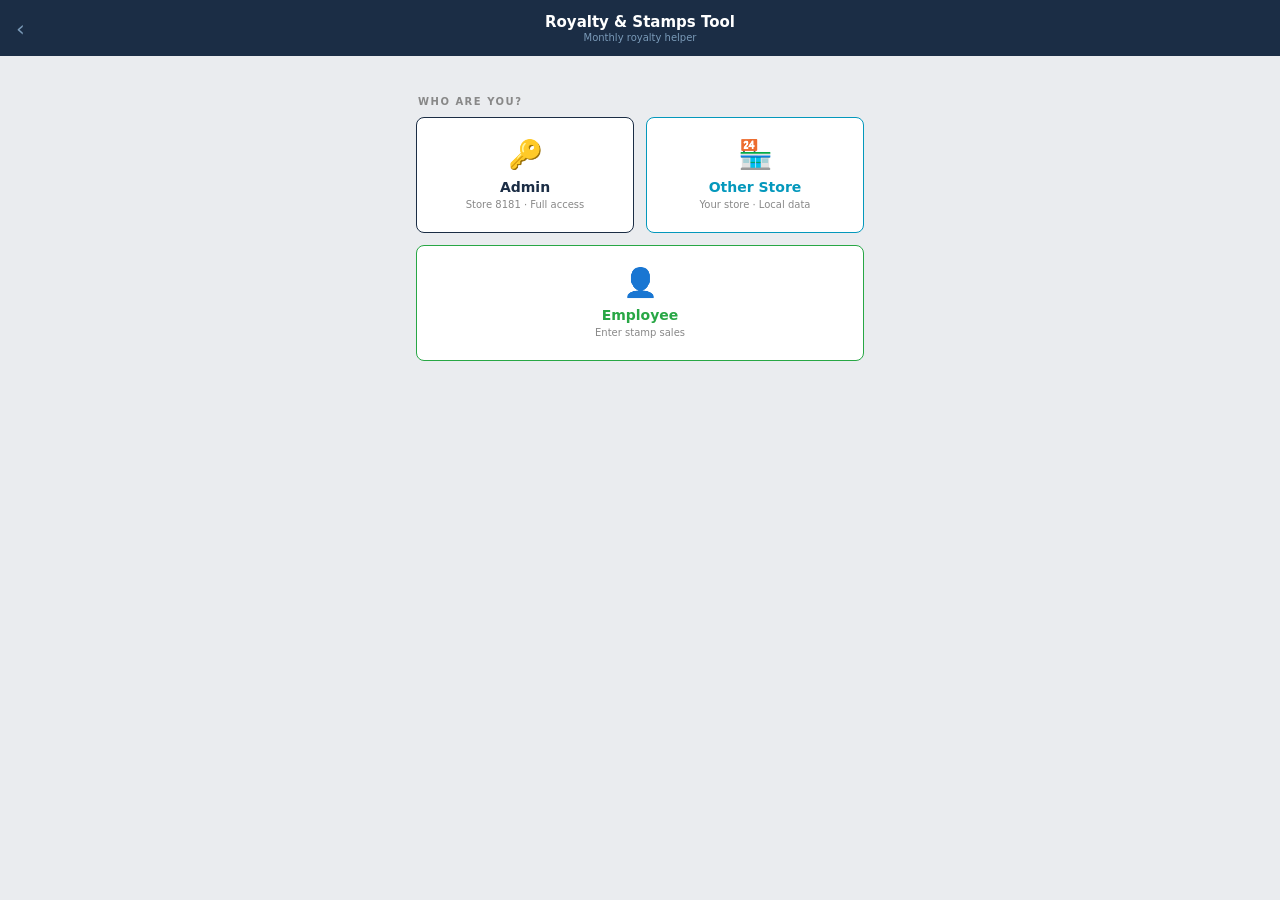
<file: royalty.html>
<!DOCTYPE html>
<html lang="en">
<head>
<meta charset="UTF-8">
<meta http-equiv="Cache-Control" content="no-cache, no-store, must-revalidate">
<meta http-equiv="Pragma" content="no-cache">
<meta http-equiv="Expires" content="0">
<meta name="viewport" content="width=device-width, initial-scale=1.0, maximum-scale=1.0, user-scalable=no">
<meta name="theme-color" content="#1b2d45">
<link rel="manifest" href="royalty-manifest.json">
<meta name="apple-mobile-web-app-capable" content="yes">
<meta name="apple-mobile-web-app-status-bar-style" content="black-translucent">
<link rel="stylesheet" href="hub.css?v=20260813">
<title>Royalty &amp; Stamps · Store Hub</title>
<style>
/* ── LOG CARDS ──────────────────────────────────────────────────────────── */
.log-card{background:#f4f6f9;border:1px solid var(--border);border-radius:6px;padding:10px;margin-bottom:8px;position:relative}
.log-del{position:absolute;top:6px;right:8px;color:#aaa;font-size:14px;cursor:pointer;padding:2px 6px;border-radius:4px;background:#fff;border:1px solid var(--border);line-height:1}
.log-del:active{color:var(--danger);border-color:var(--danger)}
.log-fields{display:grid;grid-template-columns:1fr 1fr;gap:8px;margin-top:6px}
.log-fields-3{display:grid;grid-template-columns:1fr 1fr 1fr;gap:8px;margin-top:6px}
.field-mini label{font-size:9px;font-weight:800;text-transform:uppercase;letter-spacing:.5px;color:#888;display:block;margin-bottom:3px}
.field-mini input,.field-mini select{width:100%;padding:8px 10px;background:#fff;border:1.5px solid var(--border);border-radius:5px;color:#111;font-size:14px;-webkit-appearance:none;appearance:none;box-sizing:border-box}
.field-mini input:focus,.field-mini select:focus{border-color:var(--navy);outline:none}

/* ── VALIDATION ─────────────────────────────────────────────────────────── */
.val-err{background:#fde8ea;border:1.5px solid var(--danger);border-radius:6px;padding:10px 12px;margin:8px 0;font-size:12px;color:#7a0000;font-weight:600;line-height:1.5}
.val-warn{background:#fff8e1;border:1.5px solid #ffc107;border-radius:6px;padding:10px 12px;margin:8px 0;font-size:12px;color:#7a4a00;font-weight:600;line-height:1.5}
.val-ok{background:#edfaf0;border:1.5px solid var(--success);border-radius:6px;padding:8px 12px;margin:8px 0;font-size:12px;color:#1a6e31;font-weight:600}

/* ── AUTO / LOCKED ──────────────────────────────────────────────────────── */
.auto-field{background:#f0f2f5;border:1px solid #d0d4db;border-radius:5px;padding:10px 12px;font-size:15px;font-weight:700;color:var(--navy);font-family:inherit;display:block}
.auto-lbl{font-size:9px;font-weight:800;text-transform:uppercase;letter-spacing:.5px;color:#888;display:block;margin-bottom:4px}

/* ── SECTION HEADER ─────────────────────────────────────────────────────── */
.section-hdr{display:flex;align-items:center;justify-content:space-between;margin:16px 0 8px}
.section-hdr h3{font-size:10px;font-weight:800;text-transform:uppercase;letter-spacing:1px;color:#888;margin:0}
.add-btn{font-size:11px;font-weight:700;color:var(--teal);background:#e0f5fb;border:1px solid #b0dce8;border-radius:5px;padding:5px 12px;cursor:pointer;touch-action:manipulation}

/* ── SUM ROWS ────────────────────────────────────────────────────────────── */
.sum-row{display:flex;justify-content:space-between;align-items:baseline;padding:7px 0;border-bottom:1px solid var(--border);font-size:13px}
.sum-row:last-child{border-bottom:none}
.sum-row .lbl{color:#555;flex:1;padding-right:8px}
.sum-row .val{font-weight:700;color:var(--navy);font-size:14px;text-align:right;white-space:nowrap}
.sum-row.total{border-top:2px solid var(--navy);margin-top:6px;padding-top:10px}
.sum-row.total .lbl{font-weight:800;color:var(--navy)}
.sum-row.total .val{font-size:16px}

/* ── CM GUIDE ────────────────────────────────────────────────────────────── */
.g-section{font-size:10px;font-weight:800;text-transform:uppercase;letter-spacing:1px;color:var(--navy);margin:16px 0 6px 2px;padding-bottom:4px;border-bottom:2px solid var(--navy)}
.g-section:first-child{margin-top:0}
.guide-row{display:flex;justify-content:space-between;align-items:center;padding:9px 0;border-bottom:1px solid var(--border);gap:8px;flex-wrap:wrap}
.guide-row:last-child{border-bottom:none}
.guide-row .g-lbl{font-size:12px;color:#444;flex:1;min-width:120px}
.guide-row .g-val{font-weight:800;color:var(--navy);font-size:15px;white-space:nowrap;text-align:right}
.g-tag{font-size:9px;font-weight:700;color:var(--teal);background:#e0f5fb;border:1px solid #b0dce8;border-radius:4px;padding:2px 7px;white-space:nowrap;flex-shrink:0}
.g-tag-auto{font-size:9px;font-weight:700;color:#888;background:#f4f6f9;border:1px solid var(--border);border-radius:4px;padding:2px 7px;white-space:nowrap;flex-shrink:0}
.btn-copy-lg{display:block;width:100%;padding:14px;background:var(--teal);color:#fff;border:none;border-radius:6px;font-size:14px;font-weight:700;cursor:pointer;margin-top:12px;touch-action:manipulation}
.btn-copy-lg:active{background:#037fa0}

/* ── PRICING ─────────────────────────────────────────────────────────────── */
.pricing-grid{display:grid;grid-template-columns:auto 1fr;gap:8px;align-items:center;margin-bottom:8px}
.pricing-grid .ph{font-size:10px;font-weight:800;text-transform:uppercase;letter-spacing:.5px;color:#888}
.pricing-grid .pn{font-size:11px;font-weight:700;color:var(--navy)}
.pricing-grid input{padding:8px;border:1.5px solid var(--border);border-radius:5px;font-size:14px;color:#111;width:100%;box-sizing:border-box}
.pricing-grid input:focus{border-color:var(--navy);outline:none}

/* ── HOW TO USE STEPS ────────────────────────────────────────────────────── */
.guide-step{display:flex;gap:10px;margin-bottom:12px;font-size:12px;line-height:1.6;color:#333}
.guide-step:last-child{margin-bottom:0}
.guide-num{width:22px;height:22px;border-radius:50%;background:var(--navy);color:#fff;font-size:11px;font-weight:800;display:flex;align-items:center;justify-content:center;flex-shrink:0;margin-top:1px}

/* ── REPORT MAP ──────────────────────────────────────────────────────────── */
.rmap{margin-top:8px;padding-top:8px;border-top:1px solid rgba(0,0,0,.1);display:grid;grid-template-columns:1fr auto 1fr;gap:4px 10px;align-items:center;font-size:12px}
.rmap .rh{color:#888;font-size:10px;text-transform:uppercase;letter-spacing:.5px;padding-bottom:2px}
.rmap .ra{color:var(--teal);font-weight:800;font-size:15px;text-align:center}
.rmap .rb{font-weight:700;color:var(--navy)}

/* ── VERIFY BADGE ────────────────────────────────────────────────────────── */
.vbadge{display:inline-flex;align-items:center;gap:5px;padding:5px 10px;border-radius:20px;font-size:11px;font-weight:700;margin-top:8px}
.vb-ok{background:#edfaf0;color:var(--success);border:1px solid var(--success)}
.vb-warn{background:#fff8e1;color:#7a4a00;border:1px solid #ffc107}
.vb-none{background:#f4f6f9;color:#888;border:1px solid var(--border)}

/* ── CARD TEMPLATE ───────────────────────────────────────────────────────── */
.card-tpl{font-family:'Courier New',monospace;font-size:11px;background:#f4f6f9;border:1.5px solid var(--border);border-radius:6px;padding:12px;line-height:1.65;white-space:pre;overflow-x:auto;-webkit-overflow-scrolling:touch}

/* ── ERROR TABLE ─────────────────────────────────────────────────────────── */
.err-tbl{width:100%;border-collapse:collapse;font-size:11px;margin-top:4px}
.err-tbl th{text-align:left;padding:5px 8px;background:#f4f6f9;font-weight:800;font-size:10px;text-transform:uppercase;letter-spacing:.5px;color:#888;border-bottom:1px solid var(--border)}
.err-tbl td{padding:6px 8px;border-bottom:1px solid var(--border);vertical-align:top;line-height:1.4}
.err-tbl tr:last-child td{border-bottom:none}

/* ── LEDGER TABLE ────────────────────────────────────────────────────────── */
.ldg-tbl{width:100%;border-collapse:collapse;font-size:12px;margin-top:4px}
.ldg-tbl th{text-align:right;padding:6px 10px;background:var(--navy);color:#fff;font-size:10px;font-weight:800;text-transform:uppercase;letter-spacing:.5px;white-space:nowrap}
.ldg-tbl th:first-child{text-align:left}
.ldg-tbl td{padding:7px 10px;border-bottom:1px solid var(--border);text-align:right;font-weight:600;color:var(--navy);white-space:nowrap}
.ldg-tbl td:first-child{text-align:left;font-weight:700;color:#333;white-space:nowrap}
.ldg-tbl tr:last-child td{border-bottom:none}
.ldg-tbl tr.ldg-sub td{background:#edfaf0}
.ldg-sub-check{color:var(--success);font-size:15px;font-weight:800}

/* ── PRINT ───────────────────────────────────────────────────────────────── */
@media print{body>*{display:none!important}#printCard{display:block!important;font-family:'Courier New',monospace;font-size:10pt;line-height:1.6;white-space:pre;padding:4mm}}
#printCard{display:none}
</style>
</head>
<body>

<div id="loader" style="display:none"><div class="sp2"></div><div class="lmsg" id="lmsg">Loading…</div></div>

<!-- ═══════════════════════════════ ROLE SELECT ════════════════════════════ -->
<div id="screen-role" style="display:none">
  <div class="auth-hdr">
    <a href="index.html" class="hdr-back-lnk">‹</a>
    <div style="text-align:center"><h1>Royalty &amp; Stamps Tool</h1><small>Monthly royalty helper</small></div>
  </div>
  <div class="auth-wrap">
    <div class="slbl">Who are you?</div>
    <div class="role-grid">
      <div class="role-card admin" onclick="startAdmin()">
        <div class="rc-ico">🔑</div><div class="rc-name">Admin</div><div class="rc-desc">Store 8181 · Full access</div>
      </div>
      <div class="role-card guest" onclick="startGuest()">
        <div class="rc-ico">🏪</div><div class="rc-name">Other Store</div><div class="rc-desc">Your store · Local data</div>
      </div>
    </div>
    <div style="margin-top:12px">
      <div class="role-card emp" onclick="startEmployee()" style="display:block;text-align:center;cursor:pointer">
        <div class="rc-ico">👤</div><div class="rc-name" style="color:var(--success)">Employee</div><div class="rc-desc">Enter stamp sales</div>
      </div>
    </div>
  </div>
</div>

<!-- ═══════════════════════════════ ADMIN PIN ═════════════════════════════ -->
<div id="screen-pin" style="display:none">
  <div class="auth-hdr">
    <a href="#" onclick="showRole();return false" class="hdr-back-lnk">‹</a>
    <div style="text-align:center"><h1>Admin Access</h1><small>Royalty Tool · Store 8181</small></div>
  </div>
  <div class="auth-wrap">
    <div class="pin-wrap">
      <div class="pin-title"><h2>Enter PIN</h2><p>Admin · Store 8181</p></div>
      <div class="pin-dots" id="pinDots">
        <div class="pin-dot" id="pd0"></div><div class="pin-dot" id="pd1"></div>
        <div class="pin-dot" id="pd2"></div><div class="pin-dot" id="pd3"></div>
      </div>
      <div class="keypad">
        <div class="key" onclick="aPS.add('1')">1</div><div class="key" onclick="aPS.add('2')">2</div><div class="key" onclick="aPS.add('3')">3</div>
        <div class="key" onclick="aPS.add('4')">4</div><div class="key" onclick="aPS.add('5')">5</div><div class="key" onclick="aPS.add('6')">6</div>
        <div class="key" onclick="aPS.add('7')">7</div><div class="key" onclick="aPS.add('8')">8</div><div class="key" onclick="aPS.add('9')">9</div>
        <div class="key empty"></div><div class="key" onclick="aPS.add('0')">0</div><div class="key del" onclick="aPS.del()">⌫</div>
      </div>
      <div class="pin-error" id="pinErr"></div>
      <div class="back-lnk" onclick="showRole()">← Back</div>
    </div>
  </div>
</div>

<!-- ══════════════════════════════ GUEST SETUP ════════════════════════════ -->
<div id="screen-guest-setup" style="display:none">
  <div class="auth-hdr">
    <a href="#" onclick="showRole();return false" class="hdr-back-lnk">‹</a>
    <div style="text-align:center"><h1>Store Setup</h1><small>One-time · data stays on this device</small></div>
  </div>
  <div class="auth-wrap">
    <div class="setup-card">
      <h3>Set Up Your Store</h3>
      <p>Quick one-time setup. Your data is saved on this device only — no accounts or internet required.</p>
      <div class="fg"><label>Store Name or Number</label><input type="text" id="gStoreName" placeholder="e.g. UPS Store 1234" autocomplete="off"/></div>
      <div class="fg"><label>Owner PIN (4 digits)</label><input type="number" id="gPin" inputmode="numeric" placeholder="Choose a 4-digit PIN" style="font-size:22px;letter-spacing:6px"/></div>
      <div class="fg"><label>Employee PIN <span class="opt-lbl">default 0000</span></label><input type="number" id="gEmpPin" inputmode="numeric" placeholder="0000" style="font-size:22px;letter-spacing:6px"/></div>
      <div class="info-box"><strong>About PINs</strong> — Owner PIN gives full access. Employee PIN shows Stamps tab only.</div>
      <button class="btn btn-teal" onclick="saveGuestSetup()" style="margin-top:8px">Save &amp; Continue →</button>
    </div>
  </div>
</div>

<!-- ══════════════════════════════ GUEST ROLE ═════════════════════════════ -->
<div id="screen-guest-role" style="display:none">
  <div class="auth-hdr">
    <a href="#" onclick="showRole();return false" class="hdr-back-lnk">‹</a>
    <div style="text-align:center"><h1 id="gRoleH1">Store Access</h1><small>Select your role</small></div>
  </div>
  <div class="auth-wrap">
    <div class="slbl">Who are you?</div>
    <div class="role-grid">
      <div class="role-card owner" onclick="startGuestAs('owner')">
        <div class="rc-ico">👔</div><div class="rc-name">Owner</div><div class="rc-desc">Full access</div>
      </div>
      <div class="role-card emp" onclick="startGuestAs('employee')">
        <div class="rc-ico">👤</div><div class="rc-name">Employee</div><div class="rc-desc">Sales log only</div>
      </div>
    </div>
  </div>
</div>

<!-- ═══════════════════════════════ GUEST PIN ════════════════════════════ -->
<div id="screen-guest-pin" style="display:none">
  <div class="auth-hdr">
    <a href="#" onclick="backFromGuestPin();return false" class="hdr-back-lnk">‹</a>
    <div style="text-align:center"><h1 id="gPinH1">Store Access</h1><small id="gPinSub">Enter your PIN</small></div>
  </div>
  <div class="auth-wrap">
    <div class="pin-wrap">
      <div class="pin-title"><h2 id="gPinRole">Enter PIN</h2><p id="gPinStore">Your Store</p></div>
      <div class="pin-dots" id="gPinDots">
        <div class="pin-dot" id="gd0"></div><div class="pin-dot" id="gd1"></div>
        <div class="pin-dot" id="gd2"></div><div class="pin-dot" id="gd3"></div>
      </div>
      <div class="keypad">
        <div class="key" onclick="gPS.add('1')">1</div><div class="key" onclick="gPS.add('2')">2</div><div class="key" onclick="gPS.add('3')">3</div>
        <div class="key" onclick="gPS.add('4')">4</div><div class="key" onclick="gPS.add('5')">5</div><div class="key" onclick="gPS.add('6')">6</div>
        <div class="key" onclick="gPS.add('7')">7</div><div class="key" onclick="gPS.add('8')">8</div><div class="key" onclick="gPS.add('9')">9</div>
        <div class="key empty"></div><div class="key" onclick="gPS.add('0')">0</div><div class="key del" onclick="gPS.del()">⌫</div>
      </div>
      <div class="pin-error" id="gPinErr"></div>
    </div>
  </div>
</div>

<!-- ═══════════════════════════════ MAIN APP ══════════════════════════════ -->
<div id="screen-main" style="display:none">

  <div class="hub-hdr">
    <a class="hdr-back" id="hdrBack" href="index.html">‹</a>
    <div class="hub-hdr-info">
      <h1 id="storeTitle">Royalty &amp; Stamps</h1>
      <small id="storeSub">Store 8181 · Joelton TN</small>
    </div>
    <div class="hub-hdr-right">
      <span class="role-pill" id="rolePill" style="display:none"></span>
      <a href="https://prit946.github.io/ops-hub/" id="pritosBtn" style="display:none;font-size:10px;font-weight:700;color:var(--navy);background:#f4f6f9;border:1px solid var(--border);border-radius:5px;padding:5px 10px;text-decoration:none;white-space:nowrap;flex-shrink:0">🏠 OS</a>
      <button onclick="confirmReset()" style="font-size:10px;font-weight:700;padding:5px 10px;border-radius:5px;background:rgba(220,53,69,.08);border:1px solid rgba(220,53,69,.3);color:var(--danger);cursor:pointer;flex-shrink:0">↺ Reset</button>
    </div>
  </div>

  <nav class="nav-tabs">
    <button class="nav-tab active" data-tab="stamps" onclick="switchTab('stamps')">Stamps</button>
    <button class="nav-tab nav-owner" data-tab="metered" onclick="switchTab('metered')">Metered</button>
    <button class="nav-tab nav-owner" data-tab="cmguide" onclick="switchTab('cmguide')">CM Guide</button>
    <button class="nav-tab nav-owner" data-tab="settings" onclick="switchTab('settings')">Settings</button>
    <button class="nav-tab nav-owner" data-tab="ledger" onclick="switchTab('ledger')">Ledger</button>
  </nav>
  <div id="staleWarn" style="display:none;margin:8px 16px 0;padding:10px 14px;background:#fff3cd;border:1.5px solid #ffc107;border-radius:7px;font-size:12px;font-weight:600;color:#7a4f00;display:flex;align-items:center;justify-content:space-between;gap:8px"></div>

  <div class="hub-wrap">

    <!-- ════════════════════════ STAMPS TAB ══════════════════════════════ -->
    <div class="tab-panel active" id="panel-stamps">

      <!-- Store + Period (owner/admin only) -->
      <div class="nav-owner">
        <div style="display:grid;grid-template-columns:1fr 1fr;gap:8px;margin-bottom:10px">
          <div class="fg" style="margin:0"><label>Store #</label>
            <input type="text" id="f_storeNum" placeholder="8181" oninput="sess.storeNum=this.value;save()"></div>
          <div class="fg" style="margin:0"><label>Royalty Period</label>
            <input type="text" id="f_period" placeholder="e.g. Aug 2026" oninput="sess.period=this.value;save();renderPeriodStatus()">
            <div id="periodStatus" style="margin-top:4px"></div></div>
        </div>
      </div>

      <!-- Pricing quick-ref -->
      <div class="info-box" id="pricingRef"></div>

      <!-- Beginning Inventory (owner/admin) -->
      <div class="nav-owner">
        <div class="card" style="margin-top:10px">
          <div class="ctitle">Beginning Stamps Inventory</div>
          <div class="fg" style="margin:0">
            <label>$ — auto-carried from last month's ending. Override only if incorrect.</label>
            <input type="text" inputmode="decimal" id="f_beginStamps" placeholder="0.00"
              oninput="sess.beginningStamps=this.value;calcAll()">
            <div id="ledgerBeginWarn"></div>
          </div>
        </div>
      </div>

      <!-- Purchases (owner/admin) -->
      <div class="nav-owner">
        <div class="card" style="margin-top:8px">
          <div class="ctitle">Stamp Purchases</div>
          <div class="fg" style="margin:0">
            <label>Total cost paid to USPS this month ($) — from receipt or delivery email</label>
            <input type="text" inputmode="decimal" id="f_purchasesCost" placeholder="0.00"
              oninput="sess.purchasesCost=this.value;calcAll()">
          </div>
        </div>
      </div>

      <!-- Stamp Sales (all roles) -->
      <div class="card" style="margin-top:8px">
        <div class="ctitle">Stamp Sales (Retail)</div>
        <div class="fg" style="margin:0">
          <label>Total retail stamp sales this month ($) — from POS or FRS Profit Center Report</label>
          <input type="text" inputmode="decimal" id="f_stampSales" placeholder="0.00"
            oninput="sess.stampSales=this.value;calcAll()">
        </div>
      </div>

      <!-- Qty Calculator (owner/admin) -->
      <div class="nav-owner">
        <div class="card" style="margin-top:8px">
          <div class="ctitle">Ending Inventory — Qty Calculator</div>
          <div class="info-box" style="margin-bottom:12px">
            Enter from POS / receipt — tool calculates ending qty so you don't have to count shelves.
          </div>
          <div style="display:grid;grid-template-columns:1fr 1fr;gap:10px">
            <div class="fg" style="margin:0"><label>Books on Hand — Begin of Month</label>
              <input type="text" inputmode="numeric" id="f_beginBook" placeholder="0"
                oninput="sess.beginBookQty=this.value;renderQtyCalc();save()"></div>
            <div class="fg" style="margin:0"><label>Coils on Hand — Begin of Month</label>
              <input type="text" inputmode="numeric" id="f_beginCoil" placeholder="0"
                oninput="sess.beginCoilQty=this.value;renderQtyCalc();save()"></div>
            <div class="fg" style="margin:0"><label>Books Purchased This Month</label>
              <input type="text" inputmode="numeric" id="f_purchBook" placeholder="0"
                oninput="sess.purchBookQty=this.value;renderQtyCalc();save()"></div>
            <div class="fg" style="margin:0"><label>Coils Purchased This Month</label>
              <input type="text" inputmode="numeric" id="f_purchCoil" placeholder="0"
                oninput="sess.purchCoilQty=this.value;renderQtyCalc();save()"></div>
            <div class="fg" style="margin:0"><label>Books Sold (from POS)</label>
              <input type="text" inputmode="numeric" id="f_soldBook" placeholder="0"
                oninput="sess.soldBookQty=this.value;renderQtyCalc();save()"></div>
            <div class="fg" style="margin:0"><label>Coils Sold (from POS)</label>
              <input type="text" inputmode="numeric" id="f_soldCoil" placeholder="0"
                oninput="sess.soldCoilQty=this.value;renderQtyCalc();save()"></div>
          </div>
          <div style="margin-top:12px;display:flex;align-items:center;gap:12px">
            <span class="auto-lbl" id="qtyCalcResult" style="flex:1">→ Ending: — books, — coils</span>
            <button class="btn-sm" onclick="applyQtyCalc()">Apply →</button>
          </div>
        </div>
      </div>

      <!-- Ending Inventory + Summary (owner/admin) -->
      <div class="nav-owner">
        <div class="card" style="margin-top:8px">
          <div class="ctitle">Ending Inventory — Verify / Override</div>
          <div class="info-box warn" style="margin-bottom:12px">
            Count what's physically on hand at month end. Enter quantities — cost auto-calculates.
          </div>
          <div style="display:grid;grid-template-columns:1fr 1fr;gap:10px">
            <div class="fg" style="margin:0"><label>Book of 20 — Qty on Hand</label>
              <input type="text" inputmode="numeric" id="f_endBook" placeholder="0"
                oninput="sess.endingBookQty=this.value;calcAll()"></div>
            <div class="fg" style="margin:0"><label>Coil of 100 — Qty on Hand</label>
              <input type="text" inputmode="numeric" id="f_endCoil" placeholder="0"
                oninput="sess.endingCoilQty=this.value;calcAll()"></div>
          </div>
          <div style="margin-top:12px">
            <span class="auto-lbl">Ending Stamps Inventory Cost → enter in CM (right side)</span>
            <span class="auto-field" id="s_endingCost">$0.00</span>
            <div id="endingUnitValMsg"></div>
          </div>
          <div class="info-box" style="margin-top:10px;font-size:11px">
            <strong>Next month's beginning: <span id="s_nextBegin" style="color:var(--navy)">$0.00</span></strong><br>
            <span style="color:#888">Auto-carries when you Reset. Full record in the Ledger tab.</span>
          </div>
        </div>

        <div class="card">
          <div class="ctitle">Stamps Summary</div>
          <div class="sum-row"><span class="lbl">Beginning Stamps Inventory</span><span class="val" id="s_sumBegin">$0.00</span></div>
          <div class="sum-row"><span class="lbl">+ Stamps Purchases</span><span class="val" id="s_sumPurch">$0.00</span></div>
          <div class="sum-row"><span class="lbl">− Ending Stamps Inventory</span><span class="val" id="s_sumEnd">$0.00</span></div>
          <div class="sum-row total"><span class="lbl">= Cost of Stamps Sold (CM calculates — verify)</span><span class="val" id="s_stampCost">$0.00</span></div>
          <div id="stampValMsg"></div>
        </div>
      </div>

      <!-- Stamps Tips -->
      <div class="card nav-owner" style="margin-top:8px">
        <div class="ctitle">Stamps Tips</div>
        <div style="display:flex;flex-direction:column;gap:6px">
          <div class="info-box" style="font-size:12px"><strong>Ending Inventory — enter every month.</strong> Enter qty on hand for each product. Cost auto-calculates. If nothing was bought or sold, qty should match last month's ending exactly.</div>
          <div class="info-box" style="font-size:12px"><strong>Stamps Purchases</strong> — only update if you bought stamps this month. If nothing was bought, leave $0.</div>
          <div class="info-box" style="font-size:12px"><strong>Cost of Stamps Sold = $0 is normal.</strong> Any month you don't sell stamps this will be $0. Not an error.</div>
          <div class="info-box" style="font-size:12px"><strong>Always use USPS cost, never retail price.</strong> Book of 20 = $16.40. Coil of 100 = $82.00. Entering retail instead of cost is the #1 cause of CM submission errors.</div>
          <div class="info-box teal" style="font-size:12px"><strong>Complete Stamps &amp; Metered Mail between the 1st and 4th.</strong> CM does not block this step early. These entries save and carry into your royalty submission automatically.</div>
        </div>
      </div>

    </div><!-- /stamps -->

    <!-- ══════════════════════ METERED MAIL TAB ═══════════════════════════ -->
    <div class="tab-panel" id="panel-metered">

      <div class="card">
        <div class="ctitle">Step 1 — Get Your Stamps.com Report</div>
        <div style="background:#e0f5fb;border:1.5px solid #b0dce8;border-radius:7px;padding:12px 14px;margin-bottom:12px">
          <div style="font-size:13px;font-weight:700;color:var(--navy);margin-bottom:8px">Go to Stamps.com and pull the Balance Summary:</div>
          <div style="display:flex;flex-direction:column;gap:5px;font-size:12px;font-weight:600;color:#333">
            <div>① Open <a href="https://or.stamps.com" target="_blank" style="color:var(--teal);text-decoration:underline">or.stamps.com</a> → log in</div>
            <div>② Click <strong>Reports</strong> in the top menu</div>
            <div>③ Click <strong>Balances</strong> → <strong>Summary</strong></div>
            <div>④ Select the <strong>prior month</strong> from the date picker</div>
            <div>⑤ Copy the 4 values below into this tool</div>
          </div>
        </div>
        <div class="info-box" style="margin-bottom:12px">
          <span style="font-size:11px">One report covers all postage for the month — every letter, package, and label. No product breakdown needed.</span>
          <div class="rmap">
            <span class="rh">Report says</span><span></span><span class="rh">Enter here as</span>
            <span>Beginning Balance</span><span class="ra">→</span><span class="rb">Beginning</span>
            <span>Funds Added</span><span class="ra">→</span><span class="rb">Meter Fills</span>
            <span style="color:#aaa">Funds Credited</span><span class="ra" style="color:#aaa">→</span><span style="color:#aaa">skip — always $0.00</span>
            <span>Funds Deducted</span><span class="ra">→</span><span class="rb">verify only — do not enter in CM</span>
            <span>Ending Balance</span><span class="ra">→</span><span class="rb">Ending</span>
          </div>
          <div style="margin-top:10px;padding-top:10px;border-top:1px solid rgba(0,0,0,.1);font-size:11px;line-height:1.6">
            <strong>Funds Added = auto-reloads.</strong> When the account balance drops low, Stamps.com auto-charges and reloads — you didn't manually do anything. This is normal and expected every month.<br>
            <strong>Funds Deducted</strong> = total postage printed. CM calculates this itself as Beginning + Fills − Ending. Enter your numbers and check that CM's result matches what the report says — if it doesn't, one of your three numbers is off.
          </div>
        </div>

        <div class="fg">
          <label>Beginning Balance → CM "Beginning Metered Mail"</label>
          <input type="text" inputmode="decimal" id="f_mtrBegin" placeholder="0.00"
            oninput="sess.mtrBegin=this.value;calcAll()">
        </div>
        <div class="fg">
          <label>Funds Added → CM "Meter Fills"</label>
          <input type="text" inputmode="decimal" id="f_mtrFundsAdded" placeholder="0.00"
            oninput="sess.mtrFundsAdded=this.value;calcAll()">
        </div>
        <div class="fg">
          <label>Funds Deducted (from report — for verification only, not entered in CM)</label>
          <input type="text" inputmode="decimal" id="f_mtrFundsDeducted" placeholder="0.00"
            oninput="sess.mtrFundsDeducted=this.value;calcAll()">
        </div>
        <div class="fg" style="margin-bottom:0">
          <label>Ending Balance → CM "Ending Metered Mail Reading"</label>
          <input type="text" inputmode="decimal" id="f_mtrEnding" placeholder="0.00"
            oninput="sess.mtrEnding=this.value;calcAll()">
        </div>
        <div style="margin-top:10px">
          <span class="auto-lbl">Cost of Metered Mail Used (CM calculates — should match Funds Deducted)</span>
          <span class="auto-field" id="s_mtrCostUsed">$0.00</span>
          <div id="mtrVerifyBadge"></div>
        </div>
      </div>

      <div class="card">
        <div class="ctitle">Metered Mail Exclusion <span style="font-size:10px;font-weight:600;color:#888;text-transform:none;letter-spacing:0">(most months: $0)</span></div>
        <div class="info-box" style="margin-bottom:10px;font-size:12px">
          <strong>Only fill this in if you printed USPS labels through the Stamps.com meter.</strong><br>
          <span style="font-size:11px">This covers postage you printed at the counter for a customer — the cost is passed through so it's excluded from royalty. If you didn't print any USPS labels this month, leave this $0.</span>
        </div>
        <div class="info-box warn" style="margin-bottom:10px;font-size:11px">
          <strong>If you did print USPS labels →</strong> run the Endicia Appendix A report to get the exact amount:<br>
          print.endicia.com → Reports → Prints → By Type → Data → Prints, Refunds &amp; Adjustments → <strong>Net Amount Paid for Letters</strong><br>
          <span style="color:#888;margin-top:4px;display:block">Enter that dollar amount here. In CM: one line, Description = "USPS First Class."</span>
        </div>
        <div class="fg" style="margin-bottom:0">
          <label>Metered Mail Exclusion (Appendix A) — leave $0 if no USPS labels printed</label>
          <input type="text" inputmode="decimal" id="f_mtrExcl" placeholder="0.00"
            oninput="sess.mtrExclusion=this.value;calcAll()">
        </div>
        <div id="meteredValMsg"></div>
      </div>

      <!-- Metered Tips -->
      <div class="card" style="margin-top:8px">
        <div class="ctitle">Metered Mail Tips</div>
        <div style="display:flex;flex-direction:column;gap:6px">
          <div class="info-box" style="font-size:12px"><strong>Meter Fills</strong> — only update if you reloaded Endicia/Stamps.com this month. If nothing was loaded, leave $0.</div>
          <div class="info-box" style="font-size:12px"><strong>Funds Deducted</strong> — for verification only. Do not enter it in CM. CM calculates this itself as Beginning + Fills − Ending. Confirm CM's result matches the report.</div>
          <div class="info-box" style="font-size:12px"><strong>USPS First Class exclusion (right box)</strong> — only enter an amount if you physically printed a USPS label at the counter for a customer through the meter. Most months this is $0.</div>
          <div class="info-box" style="font-size:12px"><strong>Funds Credited on the Stamps.com report</strong> — always $0. Ignore it every month.</div>
        </div>
      </div>

    </div><!-- /metered -->

    <!-- ═══════════════════════ CM GUIDE TAB ═════════════════════════════ -->
    <div class="tab-panel" id="panel-cmguide">

      <div class="info-box teal" style="margin-bottom:12px">
        <strong>CM → My Center → Royalty → Submit Royalty → select month → Stamps and Metered Mail</strong><br>
        <span style="font-size:11px">Enter each value below. Click Save before leaving the page.</span>
      </div>

      <div class="card" style="margin-bottom:12px">
        <div class="ctitle">Submission Notes</div>
        <div style="display:flex;flex-direction:column;gap:6px">
          <div class="info-box warn" style="font-size:12px"><strong>Submit Royalty opens on the 5th.</strong> CM blocks before the 5th: "Royalty reports must be created after the 4th day of a new month." Complete Stamps &amp; Metered Mail on the 1st–4th, submit royalty on the 5th.</div>
          <div class="info-box warn" style="font-size:12px"><strong>CM requires Google Chrome.</strong> Will not load in any other browser.</div>
          <div class="info-box" style="font-size:12px"><strong>CM submit order:</strong> Stamps &amp; Metered Mail (save first) → Submit Royalty → Products → Exclusions → Commissions → View &amp; Submit.</div>
          <div class="info-box" style="font-size:12px"><strong>Products/Services tab</strong> — auto-fills from POS. Do not touch it.</div>
          <div class="info-box" style="font-size:12px"><strong>Other 1 in Commissions tab</strong> — pre-populated by UPS Store HQ (PRP). Do not touch it.</div>
          <div class="info-box warn" style="font-size:12px"><strong>Other 2 in Commissions tab</strong> — if non-zero, find out what it is before submitting. Non-zero Other 2 increases your royalty base and Total Due. Contact your area rep if unknown. You can resubmit within 12 months to correct.</div>
        </div>
      </div>

      <div class="card">
        <p class="g-section">Stamps Inventory — Left Side</p>
        <div class="guide-row">
          <span class="g-lbl">Beginning Stamps Inventory<br><span style="font-size:10px;color:#888;font-weight:400">CM pre-fills from your last submission — verify it matches</span></span>
          <span class="g-tag-auto">verify matches</span>
          <span class="g-val" id="g_begin">$0.00</span>
        </div>
        <div style="display:flex;align-items:center;gap:8px;margin-bottom:10px;padding:8px 10px;background:#f9fafb;border-radius:6px;border:1px solid var(--border)">
          <span style="font-size:11px;font-weight:700;color:#555;white-space:nowrap;flex-shrink:0">CM shows:</span>
          <input type="text" inputmode="decimal" id="f_cmBeginCheck" placeholder="0.00" oninput="checkCMBeginMatch()" style="width:90px;padding:6px 8px;border:1.5px solid var(--border);border-radius:5px;font-size:13px;color:#111;flex-shrink:0">
          <span id="cmBeginMatchBadge" style="font-size:11px;font-weight:700"></span>
        </div>
        <div class="guide-row">
          <span class="g-lbl">Stamps Purchases</span>
          <span class="g-tag">type in CM</span>
          <span class="g-val" id="g_purch">$0.00</span>
        </div>

        <p class="g-section">Ending Inventory — Right Side Table</p>
        <div style="font-size:11px;color:#888;margin-bottom:8px" id="g_unitCostNote">Unit costs are pre-filled by CM. Only enter the Qty for each row.</div>
        <div class="guide-row">
          <span class="g-lbl">Book Of Stamps 20 — Qty</span>
          <span class="g-tag">type in CM</span>
          <span class="g-val" id="g_endBook">0</span>
        </div>
        <div class="guide-row">
          <span class="g-lbl">Roll of Stamps 100 — Qty</span>
          <span class="g-tag">type in CM</span>
          <span class="g-val" id="g_endCoil">0</span>
        </div>
        <div class="guide-row">
          <span class="g-lbl">Ending Stamps Inventory Cost <span style="font-size:10px;color:#888;font-weight:400">(greyed out — CM calculates from table)</span></span>
          <span class="g-tag-auto">verify matches</span>
          <span class="g-val" id="g_endCost">$0.00</span>
        </div>
        <div class="guide-row">
          <span class="g-lbl">Cost of Stamps Sold <span style="font-size:10px;color:#888;font-weight:400">(greyed out — CM calculates)</span></span>
          <span class="g-tag-auto">verify matches</span>
          <span class="g-val" id="g_costSold">$0.00</span>
        </div>

        <p class="g-section">Metered Mail — Left Side</p>
        <div class="guide-row">
          <span class="g-lbl">Beginning Metered Mail</span>
          <span class="g-tag">type in CM</span>
          <span class="g-val" id="g_mtrBegin">$0.00</span>
        </div>
        <div class="guide-row">
          <span class="g-lbl">Meter Fills</span>
          <span class="g-tag">type in CM</span>
          <span class="g-val" id="g_mtrFills">$0.00</span>
        </div>
        <div class="guide-row">
          <span class="g-lbl">Ending Metered Mail Reading</span>
          <span class="g-tag">type in CM</span>
          <span class="g-val" id="g_mtrEnding">$0.00</span>
        </div>
        <div class="guide-row">
          <span class="g-lbl">Cost of Metered Mail Used</span>
          <span class="g-tag-auto">CM calculates</span>
          <span class="g-val" id="g_mtrCostUsed">$0.00</span>
        </div>

        <p class="g-section">Metered Mail Exclusion — Right Side Table</p>
        <div style="font-size:11px;color:#888;margin-bottom:8px">Only applies if you printed USPS labels through the meter this month. Most months: $0. If non-zero: Description = "USPS First Class" · Amount = Appendix A report total.</div>
        <div class="guide-row">
          <span class="g-lbl">Total Allowable Exclusion <span style="font-size:10px;font-weight:400">(from Endicia Appendix A report)</span></span>
          <span class="g-tag">type in CM</span>
          <span class="g-val" id="g_mtrExcl">$0.00</span>
        </div>

        <p class="g-section">Exclusions Tab</p>
        <div style="font-size:11px;color:#888;margin-bottom:8px">Most rows auto-populate from POS. Only "Other 1 Adjustment" is editable — almost always $0.</div>
        <div class="guide-row">
          <span class="g-lbl">iShip Proc Fee <span style="font-size:10px;color:#888;font-weight:400">(auto-fills from POS)</span></span>
          <span class="g-tag-auto">verify</span>
          <span class="g-val" style="color:#aaa;font-size:11px">check CM</span>
        </div>
        <div class="guide-row">
          <span class="g-lbl">Other 1 — Adjustment <span style="font-size:10px;color:#888;font-weight:400">(only editable field)</span></span>
          <span class="g-tag-auto">almost always $0</span>
          <span class="g-val">$0.00</span>
        </div>

        <p class="g-section">Commissions Tab</p>
        <div style="font-size:11px;color:#888;margin-bottom:8px">Money Transfer and Other 1 (PRP commissions from HQ) auto-populate. Only "Other 2 Adjustment" is editable — almost always $0. Do not touch unless your area rep instructs otherwise.</div>
        <div class="guide-row">
          <span class="g-lbl">Other 1 — PRP Commissions <span style="font-size:10px;color:#888;font-weight:400">(pre-filled by HQ)</span></span>
          <span class="g-tag-auto">auto from HQ</span>
        </div>
        <div class="guide-row">
          <span class="g-lbl">Other 2 — Adjustment <span style="font-size:10px;color:#888;font-weight:400">(only editable field)</span></span>
          <span class="g-tag-auto">almost always $0</span>
          <span class="g-val">$0.00</span>
        </div>
        <div class="info-box warn" style="margin-top:8px;font-size:11px">
          <strong>If CM shows Other 2 is non-zero →</strong> don't skip it. A non-zero Other 2 increases your royalty base and Total Due. Find out what it is before submitting — contact your area rep if unknown. You can resubmit within 12 months to correct it.
        </div>

        <p class="g-section">Verify in Products/Services Tab</p>
        <div class="guide-row">
          <span class="g-lbl">Stamp Sales (retail)<br><span style="font-size:10px;color:#888">Tool calculated from your sales log</span></span>
          <span class="g-val" id="g_stampSales">$0.00</span>
        </div>
        <div style="display:flex;align-items:center;gap:8px;margin-top:6px;padding:8px 10px;background:#f9fafb;border-radius:6px;border:1px solid var(--border)">
          <span style="font-size:11px;font-weight:700;color:#555;white-space:nowrap;flex-shrink:0">POS / CM shows:</span>
          <input type="text" inputmode="decimal" id="f_posStampCheck" placeholder="0.00" oninput="checkPOSMatch()" style="width:90px;padding:6px 8px;border:1.5px solid var(--border);border-radius:5px;font-size:13px;color:#111;flex-shrink:0">
          <span id="posMatchBadge" style="font-size:11px;font-weight:700"></span>
        </div>
      </div>

      <button class="btn-copy-lg" onclick="copyCMGuide()">📋 Copy CM Entry Guide to Clipboard</button>

      <div class="card" style="margin-top:16px">
        <div class="ctitle">Royalty Fee Preview</div>
        <div class="info-box" style="margin-bottom:10px;font-size:11px">After CM calculates your Total STR on the View &amp; Submit page, enter it here to see the fee breakdown.</div>
        <div style="display:flex;align-items:center;gap:8px;margin-bottom:10px">
          <label style="font-size:12px;font-weight:600;color:#555;white-space:nowrap">Total STR ($)</label>
          <input type="text" inputmode="decimal" id="f_totalSTR" placeholder="e.g. 8626.90" oninput="calcRoyaltyPreview()" style="flex:1;padding:8px;border:1.5px solid var(--border);border-radius:5px;font-size:14px;color:#111">
        </div>
        <div id="royaltyPreview"></div>
      </div>

    </div><!-- /cmguide -->

    <!-- ═══════════════════════ SETTINGS TAB ═════════════════════════════ -->
    <div class="tab-panel" id="panel-settings">

      <div class="slbl">USPS Stamp Pricing</div>
      <div class="card">
        <div class="ctitle">Cost &amp; Suggested Sell Price &nbsp;<span id="priceAgeLbl" style="font-size:9px;font-weight:600;color:#888;text-transform:none;letter-spacing:0"></span></div>
        <div id="priceWarnMsg"></div>
        <div class="ph" style="margin-bottom:6px">Markup % — applies to both products</div>
        <div style="display:flex;gap:6px;align-items:center;flex-wrap:wrap;margin-bottom:12px">
          <button onclick="applyMarkup(0)" class="add-btn">Face Value</button>
          <button onclick="applyMarkup(0.10)" class="add-btn">+10%</button>
          <button onclick="applyMarkup(0.35)" class="add-btn">+35%</button>
          <div style="display:flex;align-items:center;gap:4px;margin-left:2px">
            <input type="number" id="pr_markupPct" value="0" min="0" max="200" step="0.5" oninput="recalcAndSave()" style="width:56px;padding:7px 6px;border:1.5px solid var(--border);border-radius:5px;font-size:13px;font-weight:700;text-align:center">
            <span style="font-size:12px;font-weight:600;color:#555">% custom</span>
          </div>
        </div>
        <div style="display:grid;grid-template-columns:auto 1fr 1fr;gap:8px;align-items:center;margin-bottom:10px">
          <div class="ph">Product</div><div class="ph">USPS Cost ($)</div><div class="ph">Your Sell Price ($)</div>
          <div class="pn">Book of 20</div>
          <input type="text" inputmode="decimal" id="pr_bookCost" oninput="savePricing()" style="padding:8px;border:1.5px solid var(--border);border-radius:5px;font-size:14px;color:#111;width:100%;box-sizing:border-box">
          <input type="text" inputmode="decimal" id="pr_bookSell" oninput="savePricing()" style="padding:8px;border:1.5px solid var(--border);border-radius:5px;font-size:14px;color:#111;width:100%;box-sizing:border-box">
          <div class="pn">Coil of 100</div>
          <input type="text" inputmode="decimal" id="pr_coilCost" oninput="savePricing()" style="padding:8px;border:1.5px solid var(--border);border-radius:5px;font-size:14px;color:#111;width:100%;box-sizing:border-box">
          <input type="text" inputmode="decimal" id="pr_coilSell" oninput="savePricing()" style="padding:8px;border:1.5px solid var(--border);border-radius:5px;font-size:14px;color:#111;width:100%;box-sizing:border-box">
        </div>
        <div id="marginDisplay"></div>
        <div class="info-box" style="margin-top:8px;font-size:11px;opacity:.85">
          <strong>Current USPS prices (since July 12, 2026):</strong> Book $16.40 · Coil $82.00<br>
          <button onclick="useUpcomingPricing()" style="margin-top:6px;font-size:11px;font-weight:700;color:var(--teal);background:#e0f5fb;border:1px solid #b0dce8;border-radius:4px;padding:4px 12px;cursor:pointer">Set to current USPS prices</button>
        </div>
      </div>

      <div class="slbl">How to Use</div>
      <div class="card">
        <div class="ctitle">Monthly Process — 3 Steps</div>
        <div class="guide-step"><div class="guide-num">1</div><div><strong>End of month</strong> — pull two numbers from your systems. From POS/FRS: total stamp sales $ and how many books/coils you sold. From Stamps.com (or.stamps.com → Reports → Balances → Summary → select the month): Beginning, Funds Added, Funds Deducted, Ending balance.</div></div>
        <div class="guide-step"><div class="guide-num">2</div><div><strong>Royalty time</strong> — open this tool. Stamps tab: beginning auto-fills from last month. Enter purchases $, stamp sales $, then use the Qty Calculator (books/coils sold from POS) to auto-fill ending inventory — no shelf counting needed. Metered tab: the 4 Stamps.com dollar amounts. Exclusion: only enter an amount if you printed USPS labels through the meter this month (run Endicia Appendix A report) — otherwise leave $0. CM Guide tab shows exact values to enter in CM.</div></div>
        <div class="guide-step"><div class="guide-num">3</div><div><strong>Submit in CM</strong> — Center Management → My Center → Royalty → Submit Royalty → select month → Stamps and Metered Mail. Enter each value from the CM Guide tab and click Save. Exclusions tab: iShip auto-fills from POS (verify it), Other 1 Adjustment is almost always $0. Commissions tab: Other 1 (PRP) is pre-filled by HQ, Other 2 Adjustment is almost always $0. Products/Services tab auto-populates from POS — leave it. View &amp; Submit Royalty: review and submit.</div></div>
      </div>

      <div class="card">
        <div class="ctitle">Where to Find Each Report</div>
        <div class="info-box" style="margin-bottom:8px">
          <strong>Stamps.com Balance Summary</strong><br>
          or.stamps.com → Reports → Balances → Summary → select prior month
        </div>
        <div class="info-box" style="margin-bottom:8px">
          <strong>Endicia Appendix A</strong> — only needed in months you printed USPS labels through the meter<br>
          print.endicia.com → Reports → Prints → By Type → Data → Prints, Refunds &amp; Adjustments → Net Amount Paid for Letters
        </div>
        <div class="info-box" style="margin-bottom:0">
          <strong>Center Management — Submit Royalty</strong><br>
          My Center → Royalty → Submit Royalty → select month → Stamps and Metered Mail → Save
        </div>
      </div>

      <div class="card">
        <div class="ctitle">Rules to Know</div>
        <div class="info-box warn" style="margin-bottom:8px">
          <strong>Stamp Cost ≤ Stamp Sales</strong> — always use USPS cost (what the store paid) for inventory, never retail. Mixing cost and retail is the #1 cause of CM submission blocks.
        </div>
        <div class="info-box" style="margin-bottom:8px">
          <strong>Submission deadline</strong> — 5th of the following month. Center Management requires Google Chrome only.
        </div>
        <div class="info-box" style="margin-bottom:0">
          <strong>Commissions tab</strong> — Other 1 (PRP) and Other 2 are both pre-populated by HQ from POS. Only "Other 2 Adjustment" column is editable — leave it at $0.00 unless your area rep instructs a change. Do not enter commission amounts manually.
        </div>
      </div>

      <div class="card">
        <div class="ctitle">Monthly Tips</div>
        <div style="display:flex;flex-direction:column;gap:8px">
          <div class="info-box" style="margin-bottom:0;font-size:12px;line-height:1.6">
            <strong>Metered Exclusion → almost always $0.</strong> Only fill it in if someone at the counter physically printed a USPS label for a customer through the Stamps.com meter. If that didn't happen this month, skip it entirely.
          </div>
          <div class="info-box" style="margin-bottom:0;font-size:12px;line-height:1.6">
            <strong>Funds Credited on the Stamps.com report → always $0.</strong> Ignore it. Never enters CM.
          </div>
          <div class="info-box" style="margin-bottom:0;font-size:12px;line-height:1.6">
            <strong>Beginning Stamps Inventory</strong> must match last month's ending exactly. If it doesn't, something was miscounted — fix it before submitting or CM will flag it.
          </div>
          <div class="info-box" style="margin-bottom:0;font-size:12px;line-height:1.6">
            <strong>CM Products tab → don't touch it.</strong> It auto-fills from POS data. Leave it exactly as it is.
          </div>
          <div class="info-box" style="margin-bottom:0;font-size:12px;line-height:1.6">
            <strong>PRP Commission (Other 1 in Commissions tab) → HQ pre-fills this.</strong> Do not change it. Only "Other 2 Adjustment" is yours to edit, and it's almost always $0.
          </div>
          <div class="info-box" style="margin-bottom:0;font-size:12px;line-height:1.6">
            <strong>CM submit order:</strong> Stamps &amp; Metered Mail → Products/Services → Exclusions → Commissions → View &amp; Submit. In that order, clicking Save on each screen.
          </div>
          <div class="info-box" style="margin-bottom:0;font-size:12px;line-height:1.6">
            <strong>After submitting CM → reset this tool.</strong> Clears all entries for next month. Stamp pricing stays saved. Nothing is lost.
          </div>
        </div>
      </div>

      <div class="card">
        <div class="ctitle">Submission Error Troubleshooting</div>
        <table class="err-tbl">
          <tr><th>Error</th><th>Fix</th></tr>
          <tr><td>Page won't load</td><td>Must use Google Chrome only</td></tr>
          <tr><td>Stamp Cost &gt; Stamp Sales</td><td>Verify all inventory entries use USPS cost, not retail. Check beginning inventory carries correctly from last month.</td></tr>
          <tr><td>Metered Cost &gt; Metered Sales</td><td>Reduce Appendix A exclusion amount in CM Metered Mail right side.</td></tr>
          <tr><td>Unexpected error on submit</td><td>Close CM, log back in, try again.</td></tr>
        </table>
      </div>

      <div class="slbl">Notes</div>
      <div class="card">
        <textarea id="f_notes" placeholder="Notes, reminders, issues to follow up…" rows="5"
          style="width:100%;border:1.5px solid var(--border);border-radius:5px;padding:10px;font-size:13px;line-height:1.6;background:#f4f6f9;outline:none;resize:vertical;font-family:inherit"
          oninput="sess.notes=this.value;save()"></textarea>
      </div>

      <!-- Guest config (guest-owner only) -->
      <div id="guestCfgSection" style="display:none">
        <div class="slbl">Store Config</div>
        <div class="card">
          <div class="ctitle">Change Store Name / PINs</div>
          <div class="fg"><label>Store Name</label><input type="text" id="cfg_name" autocomplete="off"></div>
          <div class="fg"><label>Owner PIN (4 digits)</label><input type="number" id="cfg_pin" inputmode="numeric" style="font-size:22px;letter-spacing:6px"></div>
          <div class="fg" style="margin-bottom:0"><label>Employee PIN</label><input type="number" id="cfg_empPin" inputmode="numeric" style="font-size:22px;letter-spacing:6px"></div>
          <button class="btn btn-pri" onclick="saveGuestConfig()" style="margin-top:12px">Save Changes</button>
        </div>
      </div>

      <div class="slbl">Backup &amp; Restore</div>
      <div class="card">
        <div class="ctitle">Data Backup</div>
        <div class="info-box teal" style="margin-bottom:10px">
          <strong>Why export?</strong> Browser storage can be cleared. Export monthly — save to Google Drive or email yourself.
        </div>
        <button class="btn-export" onclick="exportData()">📤 Export Session Backup</button>
        <button class="btn-import" onclick="$('importFile').click()">📥 Import Session Backup</button>
        <input type="file" id="importFile" accept=".json" style="display:none" onchange="importData(this)">
      </div>

      <hr class="sec">
      <div class="slbl">App Version &amp; Cache</div>
      <div class="card">
        <div style="display:flex;justify-content:space-between;align-items:center;margin-bottom:8px">
          <span style="font-size:12px;color:#555">Version <strong>v20260813</strong></span>
          <button onclick="hardReload()" class="add-btn" style="font-size:11px;padding:5px 12px">Force Refresh</button>
        </div>
        <div class="info-box" style="font-size:11px">
          <strong>iPhone not showing latest?</strong><br>
          Safari → address bar → reload icon long-press → <em>Reload Without Content Blockers</em>, or open in Private tab.
        </div>
      </div>

      <hr class="sec">
      <div class="slbl">Danger Zone</div>
      <button class="btn-danger" onclick="confirmReset()">↺ Reset / New Month — Clear All Entries</button>
      <p class="text-sm" style="margin-top:8px;text-align:center;color:#888">Stamp pricing is preserved. All other entries are cleared.</p>

    </div><!-- /settings -->

    <!-- ══════════════════════ LEDGER TAB ════════════════════════════ -->
    <div class="tab-panel" id="panel-ledger">

      <div class="info-box teal" style="margin-bottom:12px">
        <strong>Monthly stamp record</strong> — auto-carries ending → next month's beginning. Locks in automatically when you Reset.
      </div>

      <div style="overflow-x:auto;-webkit-overflow-scrolling:touch">
        <table class="ldg-tbl">
          <thead>
            <tr>
              <th style="text-align:left">Month</th>
              <th>Books</th>
              <th>Coils</th>
              <th>Stamps Start $</th>
              <th>Stamps End $</th>
              <th>Mtr Start $</th>
              <th>Mtr End $</th>
              <th>✓</th>
            </tr>
          </thead>
          <tbody id="ledgerBody">
            <tr><td colspan="8" style="text-align:center;color:#aaa;font-size:12px;padding:16px">No months recorded yet. Records lock in automatically when you Reset for a new month.</td></tr>
          </tbody>
        </table>
      </div>

      <div style="margin-top:14px;display:flex;justify-content:flex-end">
        <button onclick="exportLedgerCSV()" class="add-btn" style="font-size:12px;padding:8px 16px">📥 Export Ledger CSV</button>
      </div>

    </div><!-- /ledger -->

  </div><!-- /hub-wrap -->
</div><!-- /screen-main -->

<!-- Print card (hidden until print) -->
<div id="printCard"></div>
<div id="toast"></div>

<script src="hub.js"></script>
<script>
'use strict';

// ── CONSTANTS ──────────────────────────────────────────────────────────────
const ADMIN_PIN      = '1997';
const PRICING_KEY    = 'ry_pricing_v1';
const SESS_KEY_ADMIN = 'ry_sess_admin_v1';
const SESS_KEY_EMP   = 'ry_sess_employee_v1';
const LEDGER_KEY_PFX = 'ry_ledger_';
const GUEST_CFG_KEY  = 'ry_guest_cfg_v1';
const CF_URL         = 'https://spring-sea-ac0a.prit946.workers.dev';
const CF_KV_KEY      = 'Store8181Prit2026';
const PRICING_KV     = 'royalty_pricing';
const DEFAULT_PRICING = { bookCost: 16.40, coilCost: 82.00, bookSell: 16.40, coilSell: 82.00, markupPct: 0, bookMarginPct: null, coilMarginPct: null, updatedAt: null };
const OLD_PRICING     = { bookCost: 15.60, coilCost: 78.00 };
const PRICE_CHANGE_DATE = '2026-07-12';
// Qty-based ending calculator: beginning + purchased - sold = ending
function calcEndingQty(){
  const bBook=parseInt(sess.beginBookQty)||0;
  const bCoil=parseInt(sess.beginCoilQty)||0;
  const pBook=parseInt(sess.purchBookQty)||0;
  const pCoil=parseInt(sess.purchCoilQty)||0;
  const sBook=parseInt(sess.soldBookQty)||0;
  const sCoil=parseInt(sess.soldCoilQty)||0;
  return {endBook:bBook+pBook-sBook, endCoil:bCoil+pCoil-sCoil};
}

function makeDefaultSession(){
  return {
    storeNum:'', period:'',
    beginningStamps:'',
    // qty tracker for ending calc
    beginBookQty:'', beginCoilQty:'',
    purchBookQty:'', purchCoilQty:'',
    soldBookQty:'', soldCoilQty:'',
    purchasesCost:'',
    stampSales:'',
    endingBookQty:'', endingCoilQty:'',
    mtrBegin:'', mtrFundsAdded:'', mtrFundsDeducted:'', mtrEnding:'',
    mtrExclusion:'',
    notes:'',
    _carryBooksQty: null, _carryCoilsQty: null
  };
}

// ── STATE ──────────────────────────────────────────────────────────────────
let mode = 'admin';
let guestAuthRole = 'owner';
let sess = makeDefaultSession();
let pricing = Object.assign({}, DEFAULT_PRICING);
let sessKey = SESS_KEY_ADMIN;
let ledger = [];
let ledgerKey = LEDGER_KEY_PFX+'admin_v1';

// ── SCREEN MANAGEMENT ──────────────────────────────────────────────────────
function showScreen(n){
  ['role','pin','guest-setup','guest-role','guest-pin','main'].forEach(s=>{
    $('screen-'+s).style.display = (s===n)?'block':'none';
  });
}
function showRole(){ aPS.reset(); gPS.reset(); showScreen('role'); }

// ── ADMIN AUTH ─────────────────────────────────────────────────────────────
function startAdmin(){ aPS.reset(); showScreen('pin'); }
const aPS = makePinState(['pd0','pd1','pd2','pd3'],'pinErr', v=>{
  if(v===ADMIN_PIN){ enterAdmin(); } else { aPS.shake('pinDots','Incorrect PIN'); }
});
async function cloudSavePricing(p){
  if(mode!=='admin') return;
  try{
    await fetch(CF_URL,{method:'POST',headers:{'Content-Type':'application/json'},
      body:JSON.stringify({action:'context.set',name:PRICING_KV,key:CF_KV_KEY,context:JSON.stringify(p)})});
  }catch(e){}
}
async function syncPricingFromCloud(){
  try{
    const r=await fetch(CF_URL,{method:'POST',headers:{'Content-Type':'application/json'},
      body:JSON.stringify({action:'context.get',name:PRICING_KV,key:CF_KV_KEY})});
    const j=await r.json();
    if(!j.context) return;
    const cloudP=JSON.parse(j.context);
    pricing=Object.assign({},DEFAULT_PRICING,cloudP);
    lsSet(PRICING_KEY,pricing);
    renderPricingUI(); calcAll();
  }catch(e){}
}
function enterAdmin(){
  mode='admin'; sessKey=SESS_KEY_ADMIN; ledgerKey=LEDGER_KEY_PFX+'admin_v1';
  $('storeTitle').textContent='Royalty & Stamps';
  $('storeSub').textContent='Store 8181 · Joelton TN';
  $('hdrBack').href='index.html'; $('hdrBack').onclick=null;
  document.querySelectorAll('.nav-owner').forEach(el=>el.style.display='');
  $('rolePill').style.display='none';
  $('guestCfgSection').style.display='none';
  $('pritosBtn').style.display='';
  showScreen('main'); switchTab('stamps'); initApp();
  syncPricingFromCloud();
}

// ── EMPLOYEE AUTH ──────────────────────────────────────────────────────────
function startEmployee(){
  mode='guest-employee'; sessKey=SESS_KEY_EMP;
  $('storeTitle').textContent='Stamp Sales Log';
  $('storeSub').textContent='Enter stamp sales';
  $('hdrBack').href='#'; $('hdrBack').onclick=e=>{e.preventDefault();showRole();};
  $('rolePill').textContent='Employee'; $('rolePill').style.display='';
  document.querySelectorAll('.nav-owner').forEach(el=>el.style.display='none');
  $('guestCfgSection').style.display='none';
  showScreen('main'); switchTab('stamps'); initApp();
}

// ── GUEST AUTH ─────────────────────────────────────────────────────────────
function startGuest(){
  const cfg=getGuestCfg();
  if(cfg){ $('gRoleH1').textContent=cfg.name||'Store Access'; showScreen('guest-role'); }
  else { showScreen('guest-setup'); }
}
function startGuestAs(r){
  const cfg=getGuestCfg(); if(!cfg)return;
  guestAuthRole=r;
  $('gPinH1').textContent=cfg.name||'Store Access';
  $('gPinSub').textContent=r==='employee'?'Enter Employee PIN':'Enter Owner PIN';
  $('gPinRole').textContent=r==='employee'?'Employee · Sales log only':'Owner · Full access';
  $('gPinStore').textContent=cfg.name||'Your Store';
  gPS.reset(); showScreen('guest-pin');
}
function backFromGuestPin(){ getGuestCfg()?showScreen('guest-role'):showRole(); }
const gPS = makePinState(['gd0','gd1','gd2','gd3'],'gPinErr', v=>{
  const cfg=getGuestCfg();
  const exp=guestAuthRole==='employee'?(cfg.empPin||'0000'):cfg.pin;
  if(v===exp){ enterGuest(cfg,guestAuthRole); } else { gPS.shake('gPinDots','Incorrect PIN'); }
});
function getGuestCfg(){ return lsGet(GUEST_CFG_KEY,null); }
function saveGuestSetup(){
  const name=$('gStoreName').value.trim();
  const pin=String($('gPin').value||'').trim();
  const empPin=String($('gEmpPin').value||'').trim()||'0000';
  if(!name){toast('Enter a store name','err');return;}
  if(!/^\d{4}$/.test(pin)){toast('Owner PIN must be 4 digits','err');return;}
  if(!/^\d{4}$/.test(empPin)){toast('Employee PIN must be 4 digits','err');return;}
  lsSet(GUEST_CFG_KEY,{name,pin,empPin});
  enterGuest({name,pin,empPin},'owner');
}
function enterGuest(cfg,role){
  mode=role==='employee'?'guest-employee':'guest-owner';
  const slug=(cfg.name||'store').toLowerCase().replace(/[^a-z0-9]+/g,'_');
  sessKey='ry_sess_g_'+slug+'_v1'; ledgerKey=LEDGER_KEY_PFX+'g_'+slug+'_v1';
  $('storeTitle').textContent=cfg.name||'Royalty Tool';
  $('storeSub').textContent='Local data · '+role;
  $('hdrBack').href='#'; $('hdrBack').onclick=e=>{e.preventDefault();showRole();};
  $('rolePill').textContent=role==='employee'?'Employee':'Owner';
  $('rolePill').style.display='';
  if(role==='employee'){
    document.querySelectorAll('.nav-owner').forEach(el=>el.style.display='none');
  } else {
    document.querySelectorAll('.nav-owner').forEach(el=>el.style.display='');
    $('guestCfgSection').style.display='';
    $('cfg_name').value=cfg.name||'';
    $('cfg_pin').value=cfg.pin||'';
    $('cfg_empPin').value=cfg.empPin||'0000';
  }
  showScreen('main'); switchTab('stamps'); initApp();
}
function saveGuestConfig(){
  const name=$('cfg_name').value.trim();
  const pin=String($('cfg_pin').value||'').trim();
  const empPin=String($('cfg_empPin').value||'').trim()||'0000';
  if(!name){toast('Enter a store name','err');return;}
  if(!/^\d{4}$/.test(pin)){toast('PIN must be 4 digits','err');return;}
  lsSet(GUEST_CFG_KEY,{name,pin,empPin});
  toast('Config saved','ok');
}

// ── PRICING ────────────────────────────────────────────────────────────────
function loadPricing(){
  const saved=lsGet(PRICING_KEY,null);
  if(!saved){ return; }
  // Migrate old format {coil:{usps,retail}, book:{usps,retail}}
  if(saved.coil && typeof saved.coil==='object'){
    pricing={ bookCost:saved.book?saved.book.usps:DEFAULT_PRICING.bookCost,
              coilCost:saved.coil.usps||DEFAULT_PRICING.coilCost,
              updatedAt:saved.updatedAt||null };
    lsSet(PRICING_KEY,pricing);
  } else {
    pricing=Object.assign({},DEFAULT_PRICING,saved);
    if(!pricing.bookSell) pricing.bookSell=pricing.bookCost;
    if(!pricing.coilSell) pricing.coilSell=pricing.coilCost;
    if(pricing.markupPct===undefined) pricing.markupPct=0;
    if(pricing.bookMarginPct===undefined) pricing.bookMarginPct=null;
    if(pricing.coilMarginPct===undefined) pricing.coilMarginPct=null;
  }
}
function recalcAndSave(){
  const bc=parseFloat($('pr_bookCost').value)||0;
  const cc=parseFloat($('pr_coilCost').value)||0;
  const pct=parseFloat($('pr_markupPct').value)||0;
  if(!bc||!cc) return;
  const bs=+(bc*(1+pct/100)).toFixed(2);
  const cs=+(cc*(1+pct/100)).toFixed(2);
  $('pr_bookSell').value=bs.toFixed(2);
  $('pr_coilSell').value=cs.toFixed(2);
  pricing={bookCost:bc,coilCost:cc,bookSell:bs,coilSell:cs,markupPct:pct,bookMarginPct:pricing.bookMarginPct||null,coilMarginPct:pricing.coilMarginPct||null,updatedAt:todayLocal()};
  lsSet(PRICING_KEY,pricing); cloudSavePricing(pricing);
  calcAll(); renderMarginDisplay();
}
function savePricing(){
  const bc=parseFloat($('pr_bookCost').value)||0;
  const cc=parseFloat($('pr_coilCost').value)||0;
  const bs=parseFloat($('pr_bookSell').value)||0;
  const cs=parseFloat($('pr_coilSell').value)||0;
  if(!bc||!cc) return;
  pricing={bookCost:bc,coilCost:cc,bookSell:bs||bc,coilSell:cs||cc,markupPct:pricing.markupPct||0,bookMarginPct:pricing.bookMarginPct||null,coilMarginPct:pricing.coilMarginPct||null,updatedAt:todayLocal()};
  lsSet(PRICING_KEY,pricing); cloudSavePricing(pricing);
  calcAll(); renderMarginDisplay();
}
function applyMarkup(pct){
  $('pr_markupPct').value=(pct*100).toFixed(pct===0?0:1);
  recalcAndSave();
  toast(pct===0?'Set to face value (0% markup)':'Markup +'+Math.round(pct*100)+'% applied','ok');
}
function useUpcomingPricing(){
  const pct=pricing.markupPct||0;
  $('pr_bookCost').value='16.40';
  $('pr_coilCost').value='82.00';
  $('pr_markupPct').value=pct.toFixed(pct===0?0:1);
  recalcAndSave();
  toast('Updated to current USPS prices','ok');
}
function renderMarginDisplay(){
  const bs=pricing.bookSell||pricing.bookCost;
  const cs=pricing.coilSell||pricing.coilCost;
  const bMargin=bs-pricing.bookCost, cMargin=cs-pricing.coilCost;
  const bPct=pricing.bookCost>0?(bMargin/pricing.bookCost*100).toFixed(1):'0.0';
  const cPct=pricing.coilCost>0?(cMargin/pricing.coilCost*100).toFixed(1):'0.0';
  const hasSaved=pricing.bookMarginPct!==null&&pricing.coilMarginPct!==null;
  let savedLine='';
  if(hasSaved){
    const bSavedPct=pricing.bookMarginPct.toFixed(1);
    const cSavedPct=pricing.coilMarginPct.toFixed(1);
    const bDrift=Math.abs(parseFloat(bPct)-pricing.bookMarginPct)>0.5;
    const cDrift=Math.abs(parseFloat(cPct)-pricing.coilMarginPct)>0.5;
    const warn=bDrift||cDrift;
    savedLine='<div style="margin-top:6px;padding-top:6px;border-top:1px solid rgba(0,0,0,.1);font-size:11px;display:flex;align-items:center;gap:8px;flex-wrap:wrap">'
      +(warn?'<span style="color:#dc2626;font-weight:700">⚠ Margin drifted from saved ('+bSavedPct+'% / '+cSavedPct+'%)</span>':'<span style="color:#16a34a;font-weight:600">✓ Saved margin: '+bSavedPct+'% book / '+cSavedPct+'% coil</span>')
      +(warn?'<button onclick="applyMyMargin()" class="add-btn" style="font-size:10px;padding:3px 10px;background:#dc2626;color:#fff;border-color:#dc2626">Apply my margin</button>':'')
      +'</div>';
  }
  $('marginDisplay').innerHTML=(bMargin===0&&cMargin===0&&!hasSaved)?'':
    '<div class="info-box teal" style="font-size:11px;margin-top:4px">'+
    'Book: cost '+fmt(pricing.bookCost)+' → sell '+fmt(bs)+' → +'+fmt(bMargin)+' (+'+bPct+'%)<br>'+
    'Coil: cost '+fmt(pricing.coilCost)+' → sell '+fmt(cs)+' → +'+fmt(cMargin)+' (+'+cPct+'%)'+
    '<div style="margin-top:6px"><button onclick="saveMyMargin()" class="add-btn" style="font-size:10px;padding:3px 10px">💾 Save '+bPct+'% / '+cPct+'% as my margin</button></div>'+
    savedLine+'</div>';
  const sellNote=bMargin>0||cMargin>0?' · sell '+fmt(bs)+' / '+fmt(cs):'';
  $('pricingRef').innerHTML=
    '<strong>USPS Cost</strong> Book of 20: <strong>'+fmt(pricing.bookCost)+'</strong> &nbsp;·&nbsp; Coil of 100: <strong>'+fmt(pricing.coilCost)+'</strong>'+sellNote;
}
function saveMyMargin(){
  const bs=pricing.bookSell||pricing.bookCost;
  const cs=pricing.coilSell||pricing.coilCost;
  pricing.bookMarginPct=pricing.bookCost>0?+((bs-pricing.bookCost)/pricing.bookCost*100).toFixed(2):0;
  pricing.coilMarginPct=pricing.coilCost>0?+((cs-pricing.coilCost)/pricing.coilCost*100).toFixed(2):0;
  lsSet(PRICING_KEY,pricing); cloudSavePricing(pricing);
  renderMarginDisplay();
  toast('Margin saved — '+pricing.bookMarginPct.toFixed(1)+'% book / '+pricing.coilMarginPct.toFixed(1)+'% coil','ok');
}
function applyMyMargin(){
  if(pricing.bookMarginPct===null) return;
  pricing.bookSell=+(pricing.bookCost*(1+pricing.bookMarginPct/100)).toFixed(2);
  pricing.coilSell=+(pricing.coilCost*(1+pricing.coilMarginPct/100)).toFixed(2);
  $('pr_bookSell').value=pricing.bookSell.toFixed(2);
  $('pr_coilSell').value=pricing.coilSell.toFixed(2);
  pricing.updatedAt=todayLocal();
  lsSet(PRICING_KEY,pricing); cloudSavePricing(pricing);
  calcAll(); renderMarginDisplay();
  toast('Sell prices updated from your saved margin','ok');
}
function renderPricingUI(){
  $('pr_bookCost').value=pricing.bookCost.toFixed(2);
  $('pr_coilCost').value=pricing.coilCost.toFixed(2);
  $('pr_markupPct').value=(pricing.markupPct||0).toFixed(pricing.markupPct===0?0:1);
  const bs=pricing.bookSell||pricing.bookCost;
  const cs=pricing.coilSell||pricing.coilCost;
  $('pr_bookSell').value=bs.toFixed(2);
  $('pr_coilSell').value=cs.toFixed(2);
  let ageStr='';
  if(pricing.updatedAt) ageStr='Updated '+shortDate(pricing.updatedAt);
  $('priceAgeLbl').textContent=ageStr;
  let warn='';
  if(pricing.updatedAt){
    const days=Math.floor((Date.now()-new Date(pricing.updatedAt))/86400000);
    if(days>=45) warn='<div class="val-warn">⚠ Pricing was last updated '+days+' days ago. Verify USPS has not changed stamp prices.</div>';
  }
  $('priceWarnMsg').innerHTML=warn;
  renderMarginDisplay();
}
function calcRoyaltyPreview(){
  const str=parseFloat($('f_totalSTR').value)||0;
  const el=$('royaltyPreview');
  if(!str){el.innerHTML='';return;}
  const r5=str*0.05, r1=str*0.01, r25=str*0.025, tot=str*0.085;
  el.innerHTML='<div style="background:#e0f5fb;border:1.5px solid #b0dce8;border-radius:6px;padding:10px 14px;margin-top:6px">'+
    '<div style="display:grid;grid-template-columns:1fr auto;gap:5px;align-items:baseline;font-size:13px">'+
    '<span style="color:#555">Royalty Due (5%)</span><strong style="color:var(--navy)">'+fmt(r5)+'</strong>'+
    '<span style="color:#555">Marketing Due (1%)</span><strong style="color:var(--navy)">'+fmt(r1)+'</strong>'+
    '<span style="color:#555">NAF Due (2.5%)</span><strong style="color:var(--navy)">'+fmt(r25)+'</strong>'+
    '<span style="font-weight:800;color:var(--navy);font-size:15px;padding-top:6px;border-top:2px solid var(--navy)">Total Due (8.5%)</span>'+
    '<strong style="font-size:18px;color:var(--navy);padding-top:6px;border-top:2px solid var(--navy)">'+fmt(tot)+'</strong>'+
    '</div></div>';
}

// ── SESSION PERSISTENCE ────────────────────────────────────────────────────
function save(){ lsSet(sessKey,sess); }
function loadSess(){
  const saved=lsGet(sessKey,null);
  if(!saved){ sess=makeDefaultSession(); return; }
  sess=Object.assign(makeDefaultSession(),saved);
  // Migrate metered field names from older versions
  if(!sess.mtrBegin && saved.beginningMetered) sess.mtrBegin=saved.beginningMetered;
  if(!sess.mtrFundsAdded && saved.meterFills) sess.mtrFundsAdded=saved.meterFills;
  if(!sess.mtrEnding && saved.endingMetered) sess.mtrEnding=saved.endingMetered;
  if(!sess.mtrExclusion && saved.meterExclusion) sess.mtrExclusion=saved.meterExclusion;
  // Migrate old purchases array → total cost
  if(Array.isArray(saved.purchases) && !sess.purchasesCost){
    const total=saved.purchases.reduce((s,r)=>s+(parseFloat(r.totalCost)||0),0);
    if(total>0) sess.purchasesCost=total.toFixed(2);
  }
  // Migrate old sales array → stamp sales total
  if(Array.isArray(saved.sales) && !sess.stampSales){
    // can't reliably recalc retail without pricing context — leave blank for user to fill
  }
}

// ── QTY CALCULATOR ─────────────────────────────────────────────────────────
function applyQtyCalc(){
  const eq=calcEndingQty();
  sess.endingBookQty=Math.max(0,eq.endBook).toString();
  sess.endingCoilQty=Math.max(0,eq.endCoil).toString();
  sv('f_endBook',sess.endingBookQty);
  sv('f_endCoil',sess.endingCoilQty);
  save(); calcAll();
  toast('Ending qty applied — '+sess.endingBookQty+' books, '+sess.endingCoilQty+' coils','ok');
}
function renderQtyCalc(){
  const eq=calcEndingQty();
  const el=$('qtyCalcResult');
  if(el) el.textContent='→ Ending: '+Math.max(0,eq.endBook)+' books, '+Math.max(0,eq.endCoil)+' coils';
}

// ── CALCULATIONS ───────────────────────────────────────────────────────────
function calcStamps(){
  const beginning=parseFloat(sess.beginningStamps)||0;
  const purchCost=parseFloat(sess.purchasesCost)||0;
  const stampSalesRetail=parseFloat(sess.stampSales)||0;
  const endBook=parseInt(sess.endingBookQty)||0;
  const endCoil=parseInt(sess.endingCoilQty)||0;
  const endingCost=endBook*pricing.bookCost+endCoil*pricing.coilCost;
  const costOfStampsSold=beginning+purchCost-endingCost;
  return {beginning,purchCost,stampSalesRetail,endBook,endCoil,endingCost,costOfStampsSold};
}
function calcMetered(){
  const begin=parseFloat(sess.mtrBegin)||0;
  const fills=parseFloat(sess.mtrFundsAdded)||0;
  const deducted=parseFloat(sess.mtrFundsDeducted)||0;
  const ending=parseFloat(sess.mtrEnding)||0;
  const costUsed=begin+fills-ending;
  const exclusion=parseFloat(sess.mtrExclusion)||0;
  return {begin,fills,deducted,ending,costUsed,exclusion};
}

function calcAll(){
  const st=calcStamps();
  const me=calcMetered();

  // Stamps tab DOM
  tx('s_endingCost',fmt(st.endingCost));
  tx('s_nextBegin',fmt(st.endingCost));
  tx('s_sumBegin',fmt(st.beginning));
  tx('s_sumPurch',fmt(st.purchCost));
  tx('s_sumEnd',fmt(st.endingCost));
  tx('s_stampCost',fmt(Math.max(0,st.costOfStampsSold)));

  // Qty calc live preview
  renderQtyCalc();

  // Stamp validation
  let sv='';
  if(st.costOfStampsSold<0){
    sv='<div class="val-err">⚠ Cost of Stamps Sold is negative. Check Beginning + Purchases ≥ Ending.</div>';
  } else if(st.stampSalesRetail===0 && st.costOfStampsSold>0 && (parseInt(sess.endingBookQty)||0)===0 && (parseInt(sess.endingCoilQty)||0)===0){
    sv='<div class="val-err">⚠ Ending inventory is blank — if no stamps were sold, enter ending qty above (same as beginning). Use the Qty Calculator to fill it in.</div>';
  } else if(st.stampSalesRetail>0 && st.costOfStampsSold>st.stampSalesRetail){
    sv='<div class="val-err">⚠ Stamp Cost ('+fmt(st.costOfStampsSold)+') exceeds Stamp Sales ('+fmt(st.stampSalesRetail)+'). CM will block submission.</div>';
  } else if(st.stampSalesRetail>0 && st.costOfStampsSold>0){
    sv='<div class="val-ok">✓ Stamp Cost ≤ Stamp Sales — valid for CM submission</div>';
  }
  $('stampValMsg').innerHTML=sv;

  // Unit count validation
  const unitMsgEl=$('endingUnitValMsg');
  if(unitMsgEl){
    const carryB=sess._carryBooksQty, carryC=sess._carryCoilsQty;
    const hasB=sess.endingBookQty!=='', hasC=sess.endingCoilQty!=='';
    if((carryB!==null&&carryB!==undefined)&&(hasB||hasC)){
      const pBook=parseInt(sess.purchBookQty)||0, pCoil=parseInt(sess.purchCoilQty)||0;
      const sBook=parseInt(sess.soldBookQty)||0, sCoil=parseInt(sess.soldCoilQty)||0;
      const entB=parseInt(sess.endingBookQty)||0, entC=parseInt(sess.endingCoilQty)||0;
      const expB=carryB+pBook-sBook, expC=carryC+pCoil-sCoil;
      const bOff=hasB&&entB!==expB, cOff=hasC&&entC!==expC;
      if(bOff||cOff){
        const parts=[];
        if(bOff) parts.push('books: counted '+entB+', expected '+expB);
        if(cOff) parts.push('coils: counted '+entC+', expected '+expC);
        unitMsgEl.innerHTML='<div class="val-warn" style="margin-top:6px;font-size:11px">⚠ Physical count differs from expected — '+parts.join('; ')+'. Override only if count is certain.</div>';
      } else { unitMsgEl.innerHTML=''; }
    } else { unitMsgEl.innerHTML=''; }
  }

  // Metered tab DOM
  tx('s_mtrCostUsed',fmt(me.costUsed));
  let badge='';
  if(me.deducted>0){
    const diff=Math.abs(me.costUsed-me.deducted);
    badge=diff<0.02
      ?'<span class="vbadge vb-ok">✓ Matches Funds Deducted ('+fmt(me.deducted)+')</span>'
      :'<span class="vbadge vb-warn">⚠ Mismatch — Cost Used '+fmt(me.costUsed)+' vs Deducted '+fmt(me.deducted)+'</span>';
  } else {
    badge='<span class="vbadge vb-none">Enter Funds Deducted above to verify</span>';
  }
  $('mtrVerifyBadge').innerHTML=badge;
  let mv='';
  if(me.costUsed<0){
    mv='<div class="val-err">⚠ Cost of Metered Mail Used is negative. Check your entries.</div>';
  } else if(me.exclusion>0 && me.exclusion>me.costUsed){
    mv='<div class="val-err">⚠ Metered Mail Exclusion ('+fmt(me.exclusion)+') exceeds Cost Used ('+fmt(me.costUsed)+'). CM will block.</div>';
  } else if(me.exclusion>0){
    mv='<div class="val-ok">✓ Metered Exclusion ≤ Cost Used — valid</div>';
  }
  $('meteredValMsg').innerHTML=mv;

  updateGuide(st,me);
  save();
  // Ledger carry mismatch check
  const lbw=$('ledgerBeginWarn');
  if(lbw){
    const carry=getLastLedgerEnding();
    if(carry!==null && sess.beginningStamps!==''){
      const entered=parseFloat(sess.beginningStamps)||0;
      const diff=Math.abs(entered-carry);
      lbw.innerHTML=diff>0.02
        ?'<div class="val-warn" style="margin-top:6px;font-size:11px">⚠ Doesn\'t match ledger carry ('+fmt(carry)+'). Difference: '+fmt(diff)+'</div>'
        :'<div class="val-ok" style="margin-top:6px;font-size:11px">✓ Matches ledger carry ('+fmt(carry)+')</div>';
    } else { lbw.innerHTML=''; }
  }
}

// ── CM GUIDE UPDATES ───────────────────────────────────────────────────────
function updateGuide(st,me){
  if(!st){ st=calcStamps(); }
  if(!me){ me=calcMetered(); }
  const gNote=$('g_unitCostNote');
  if(gNote) gNote.textContent='Unit costs ($'+pricing.bookCost.toFixed(2)+' / $'+pricing.coilCost.toFixed(2)+') are pre-filled by CM. Only enter the Qty for each row.';
  tx('g_begin',   fmt(st.beginning));
  tx('g_purch',   fmt(st.purchCost));
  tx('g_endBook', st.endBook);
  tx('g_endCoil', st.endCoil);
  tx('g_endCost', fmt(st.endingCost));
  tx('g_costSold',fmt(Math.max(0,st.costOfStampsSold)));
  tx('g_mtrBegin', fmt(parseFloat(sess.mtrBegin)||0));
  tx('g_mtrFills', fmt(parseFloat(sess.mtrFundsAdded)||0));
  tx('g_mtrEnding',fmt(parseFloat(sess.mtrEnding)||0));
  tx('g_mtrCostUsed',fmt(Math.max(0,me.costUsed)));
  tx('g_mtrExcl',  fmt(parseFloat(sess.mtrExclusion)||0));
  tx('g_stampSales',fmt(st.stampSalesRetail));
}

// ── COPY CM GUIDE ──────────────────────────────────────────────────────────
function copyCMGuide(){
  const st=calcStamps(), me=calcMetered();
  const period=sess.period||'[month]';
  const store=sess.storeNum?'Store #'+sess.storeNum:'';
  const lines=[
    'CM Entry Guide — '+period+(store?' · '+store:''),
    'CM → My Center → Royalty → Submit Royalty → '+period+' → Stamps and Metered Mail',
    '',
    '═══ STAMPS INVENTORY (left side) ═══════════',
    'Beginning Stamps Inventory:    '+fmt(st.beginning)+' (CM pre-fills — verify)',
    'Stamps Purchases:              '+fmt(st.purchCost),
    '',
    '═══ ENDING INVENTORY (right side) ══════════',
    'Book of 20 qty:                '+st.endBook,
    'Coil of 100 qty:               '+st.endCoil,
    'Ending Stamps Cost:            '+fmt(st.endingCost)+' (CM calculates)',
    'Cost of Stamps Sold:           '+fmt(Math.max(0,st.costOfStampsSold))+' (CM calculates)',
    '',
    '═══ METERED MAIL (left side) ═══════════════',
    'Beginning Metered Mail:        '+fmt(parseFloat(sess.mtrBegin)||0),
    'Meter Fills:                   '+fmt(parseFloat(sess.mtrFundsAdded)||0),
    'Ending Metered Mail Reading:   '+fmt(parseFloat(sess.mtrEnding)||0),
    'Cost of Metered Mail Used:     '+fmt(Math.max(0,me.costUsed))+' (CM calculates)',
    '',
    '═══ METERED EXCLUSION (right side) ═════════',
    'Total Allowable Exclusion:     '+fmt(parseFloat(sess.mtrExclusion)||0),
    '',
    '═══ CM EXCLUSIONS TAB ═══════════════════════',
    'iShip Proc Fee:                auto from POS (verify in CM)',
    '',
    '═══ VERIFY IN PRODUCTS TAB ══════════════════',
    'Stamp Sales (retail):          '+fmt(st.stampSalesRetail)+' (verify matches CM POS)',
  ].join('\n');
  hubCopy(lines,'CM Guide copied to clipboard');
}

// ── POPULATE FORM ──────────────────────────────────────────────────────────
function populateForm(){
  sv('f_storeNum',      sess.storeNum);
  sv('f_beginStamps',   sess.beginningStamps);
  sv('f_purchasesCost', sess.purchasesCost);
  sv('f_stampSales',    sess.stampSales);
  sv('f_endBook',       sess.endingBookQty);
  sv('f_endCoil',       sess.endingCoilQty);
  // qty calculator fields
  sv('f_beginBook', sess.beginBookQty);
  sv('f_beginCoil', sess.beginCoilQty);
  sv('f_purchBook', sess.purchBookQty);
  sv('f_purchCoil', sess.purchCoilQty);
  sv('f_soldBook',  sess.soldBookQty);
  sv('f_soldCoil',  sess.soldCoilQty);
  sv('f_mtrBegin',       sess.mtrBegin);
  sv('f_mtrFundsAdded',  sess.mtrFundsAdded);
  sv('f_mtrFundsDeducted', sess.mtrFundsDeducted);
  sv('f_mtrEnding',      sess.mtrEnding);
  sv('f_mtrExcl',        sess.mtrExclusion);
  sv('f_notes',          sess.notes);
  renderPeriodStatus();
}

// ── RESET ──────────────────────────────────────────────────────────────────
function confirmReset(){
  if(!confirm('Clear all entries for this month?\n\nStamp pricing will be saved. This cannot be undone.'))return;
  lockMonthToLedger();
  const carry=getLedgerCarry();
  sess=makeDefaultSession();
  if(carry){
    sess.beginningStamps=carry.stamps.toFixed(2);
    sess.mtrBegin=carry.metered.toFixed(2);
    sess._carryBooksQty=carry.books_qty;
    sess._carryCoilsQty=carry.coils_qty;
    sess.beginBookQty=carry.books_qty.toString();
    sess.beginCoilQty=carry.coils_qty.toString();
  }
  lsSet(sessKey,sess);
  populateForm(); calcAll(); renderLedger();
  switchTab('stamps');
  const msg=carry?'Reset complete — beginning inventory carried ($'+carry.stamps.toFixed(2)+')':'Reset complete — ready for next month';
  toast(msg,'ok');
}

function hardReload(){
  const url=location.href.split('?')[0]+'?v='+Date.now();
  location.replace(url);
}

// ── STAMP LEDGER ───────────────────────────────────────────────────────────
function loadLedger(){ ledger=lsGet(ledgerKey,[]); if(!Array.isArray(ledger)) ledger=[]; }
function saveLedger(){ lsSet(ledgerKey,ledger); }
function getLedgerCarry(){
  for(let i=ledger.length-1;i>=0;i--){
    if(ledger[i].submitted){
      const r=ledger[i];
      return {
        stamps: r.stamps_end!=null ? r.stamps_end : (r.ending||0),
        metered: r.metered_end||0,
        books_qty: r.books_qty||0,
        coils_qty: r.coils_qty||0
      };
    }
  }
  return null;
}
function getLastLedgerEnding(){
  const c=getLedgerCarry(); return c?c.stamps:null;
}
function renderLedger(){
  const tbody=$('ledgerBody'); if(!tbody) return;
  if(!ledger.length){
    tbody.innerHTML='<tr><td colspan="8" style="text-align:center;color:#aaa;font-size:12px;padding:16px">No months recorded yet. Records lock in automatically when you Reset for a new month.</td></tr>';
    return;
  }
  const byYear={};
  ledger.forEach(r=>{
    const yr=r.year||(r.month?r.month.split(' ').pop():new Date().getFullYear());
    if(!byYear[yr]) byYear[yr]=[];
    byYear[yr].push(r);
  });
  const years=Object.keys(byYear).sort((a,b)=>b-a);
  let html='';
  years.forEach(yr=>{
    html+=`<tr><td colspan="8" style="background:var(--navy);color:#fff;font-size:10px;font-weight:800;text-transform:uppercase;letter-spacing:1px;padding:6px 10px">${yr}</td></tr>`;
    byYear[yr].forEach(r=>{
      const se=r.stamps_end!=null?r.stamps_end:(r.ending||0);
      const ss=r.stamps_start!=null?r.stamps_start:(r.beginning||0);
      html+=`<tr class="${r.submitted?'ldg-sub':''}">
        <td>${r.month||'—'}</td>
        <td style="text-align:right">${r.books_qty!=null?r.books_qty:'—'}</td>
        <td style="text-align:right">${r.coils_qty!=null?r.coils_qty:'—'}</td>
        <td>${fmt(ss)}</td>
        <td>${fmt(se)}</td>
        <td>${fmt(r.metered_start||0)}</td>
        <td>${fmt(r.metered_end||0)}</td>
        <td style="text-align:center">${r.submitted?'<span class="ldg-sub-check">✓</span>':''}</td>
      </tr>`;
    });
  });
  tbody.innerHTML=html;
  renderPeriodStatus();
}
function lockMonthToLedger(){
  const month=sess.period||priorMonthLabel();
  if(!month) return;
  const st=calcStamps();
  const d=new Date(); const yr=d.getFullYear();
  const entry={
    month, year: yr,
    stamps_start: parseFloat(sess.beginningStamps)||0,
    stamps_end: st.endingCost,
    metered_start: parseFloat(sess.mtrBegin)||0,
    metered_end: parseFloat(sess.mtrEnding)||0,
    books_qty: parseInt(sess.endingBookQty)||0,
    coils_qty: parseInt(sess.endingCoilQty)||0,
    submitted: true
  };
  const idx=ledger.findIndex(r=>r.month===month);
  if(idx>=0) ledger[idx]=entry; else ledger.push(entry);
  saveLedger();
}
function exportLedgerCSV(){
  if(!ledger.length){ toast('No ledger data to export','err'); return; }
  const cols=['Year','Month','Books of 20','Coils of 100','Stamps Start $','Stamps End $','Metered Start $','Metered End $','Submitted'];
  const rows=[cols.join(',')];
  ledger.forEach(r=>{
    const yr=r.year||(r.month?r.month.split(' ').pop():'');
    const se=r.stamps_end!=null?r.stamps_end:(r.ending||0);
    const ss=r.stamps_start!=null?r.stamps_start:(r.beginning||0);
    rows.push([yr, r.month||'', r.books_qty||0, r.coils_qty||0,
      ss.toFixed(2), se.toFixed(2),
      (r.metered_start||0).toFixed(2), (r.metered_end||0).toFixed(2),
      r.submitted?'Yes':'No'].join(','));
  });
  const blob=new Blob([rows.join('\n')],{type:'text/csv'});
  const a=document.createElement('a'); a.href=URL.createObjectURL(blob);
  a.download='stamp-ledger-'+(new Date().getFullYear())+'.csv'; a.click();
  toast('Ledger exported','ok');
}
function renderPeriodStatus(){
  const el=$('periodStatus'); if(!el||!sess.period) return;
  const match=ledger.find(r=>r.month===sess.period&&r.submitted);
  if(match){
    el.innerHTML='<span class="vbadge vb-ok" style="font-size:10px;padding:3px 8px">✓ Recorded in ledger</span>';
  } else {
    el.innerHTML='<span class="vbadge vb-none" style="font-size:10px;padding:3px 8px">Not yet in ledger — locks when you Reset</span>';
  }
}

// ── BACKUP / RESTORE ───────────────────────────────────────────────────────
function exportData(){
  const blob=new Blob([JSON.stringify({session:sess,pricing,exportedAt:todayLocal()},null,2)],{type:'application/json'});
  const a=document.createElement('a');
  a.href=URL.createObjectURL(blob);
  a.download='royalty-'+(sess.period||todayLocal())+'.json';
  a.click();
}
function importData(input){
  const f=input.files[0]; if(!f)return;
  const reader=new FileReader();
  reader.onload=e=>{
    try{
      const d=JSON.parse(e.target.result);
      if(d.session){ sess=Object.assign(makeDefaultSession(),d.session); lsSet(sessKey,sess); }
      if(d.pricing){ pricing=Object.assign({},DEFAULT_PRICING,d.pricing); lsSet(PRICING_KEY,pricing); renderPricingUI(); }
      populateForm(); renderPurchases(); renderSales(); renderCardTemplate(); calcAll();
      toast('Backup restored','ok');
    }catch(ex){ toast('Invalid backup file','err'); }
  };
  reader.readAsText(f); input.value='';
}

// ── HELPERS ────────────────────────────────────────────────────────────────
function tx(id,val){ const el=$(id); if(el) el.textContent=val; }
function sv(id,val){ const el=$(id); if(el) el.value=(val==null?'':val); }

// ── INIT ───────────────────────────────────────────────────────────────────
function autoFillPeriod(){
  if(sess.period) return;
  const d=new Date(); d.setMonth(d.getMonth()-1);
  const mo=['Jan','Feb','Mar','Apr','May','Jun','Jul','Aug','Sep','Oct','Nov','Dec'];
  sess.period=mo[d.getMonth()]+' '+d.getFullYear();
  $('f_period').value=sess.period;
  save();
}
function priorMonthLabel(){
  const d=new Date(); d.setMonth(d.getMonth()-1);
  const mo=['Jan','Feb','Mar','Apr','May','Jun','Jul','Aug','Sep','Oct','Nov','Dec'];
  return mo[d.getMonth()]+' '+d.getFullYear();
}
function checkStaleSession(){
  const sw=$('staleWarn');
  if(!sess.period){sw.style.display='none';return;}
  const expected=priorMonthLabel();
  if(sess.period===expected){sw.style.display='none';return;}
  sw.style.display='flex';
  sw.innerHTML='⚠ Tool has data from <strong style="margin:0 4px">'+sess.period+'</strong>. Starting '+expected+'? '+
    '<button onclick="confirmReset()" style="margin-left:auto;font-size:11px;font-weight:700;padding:4px 10px;border-radius:4px;background:#ffc107;border:1px solid #e0a800;color:#3d2800;cursor:pointer;white-space:nowrap">Reset for '+expected+'</button>';
}
function checkCMBeginMatch(){
  const tool=parseFloat(($('g_begin')||{}).textContent.replace(/[^0-9.]/g,''))||0;
  const cm=parseFloat(($('f_cmBeginCheck')||{}).value)||0;
  const badge=$('cmBeginMatchBadge');
  if(!badge) return;
  if(!cm){badge.textContent='';return;}
  const diff=Math.abs(tool-cm);
  if(diff<0.02){badge.textContent='✓ Match'; badge.style.color='#16a34a';}
  else{badge.textContent='⚠ Off by $'+diff.toFixed(2); badge.style.color='#dc2626';}
}
function checkPOSMatch(){
  const tool=parseFloat($('g_stampSales').textContent.replace(/[^0-9.]/g,''))||0;
  const pos=parseFloat($('f_posStampCheck').value)||0;
  const badge=$('posMatchBadge');
  if(!pos){badge.textContent='';return;}
  const diff=Math.abs(tool-pos);
  if(diff<0.02){badge.textContent='✓ Match'; badge.style.color='#16a34a';}
  else{badge.textContent='⚠ Off by $'+diff.toFixed(2); badge.style.color='#dc2626';}
}
function initApp(){
  loadPricing();
  loadSess();
  loadLedger();
  if(!sess.beginningStamps){
    const carry=getLedgerCarry();
    if(carry){
      sess.beginningStamps=carry.stamps.toFixed(2);
      sess._carryBooksQty=carry.books_qty;
      sess._carryCoilsQty=carry.coils_qty;
      if(!sess.mtrBegin) sess.mtrBegin=carry.metered.toFixed(2);
      if(!sess.beginBookQty) sess.beginBookQty=carry.books_qty.toString();
      if(!sess.beginCoilQty) sess.beginCoilQty=carry.coils_qty.toString();
      save();
    }
  } else if(sess._carryBooksQty===null||sess._carryBooksQty===undefined){
    const carry=getLedgerCarry();
    if(carry){ sess._carryBooksQty=carry.books_qty; sess._carryCoilsQty=carry.coils_qty; }
  }
  renderPricingUI();
  populateForm();
  calcAll();
  autoFillPeriod();
  checkStaleSession();
  renderLedger();
}

// ── BOOT — always show role ────────────────────────────────────────────────
showRole();
</script>
</body>
</html>
</file>
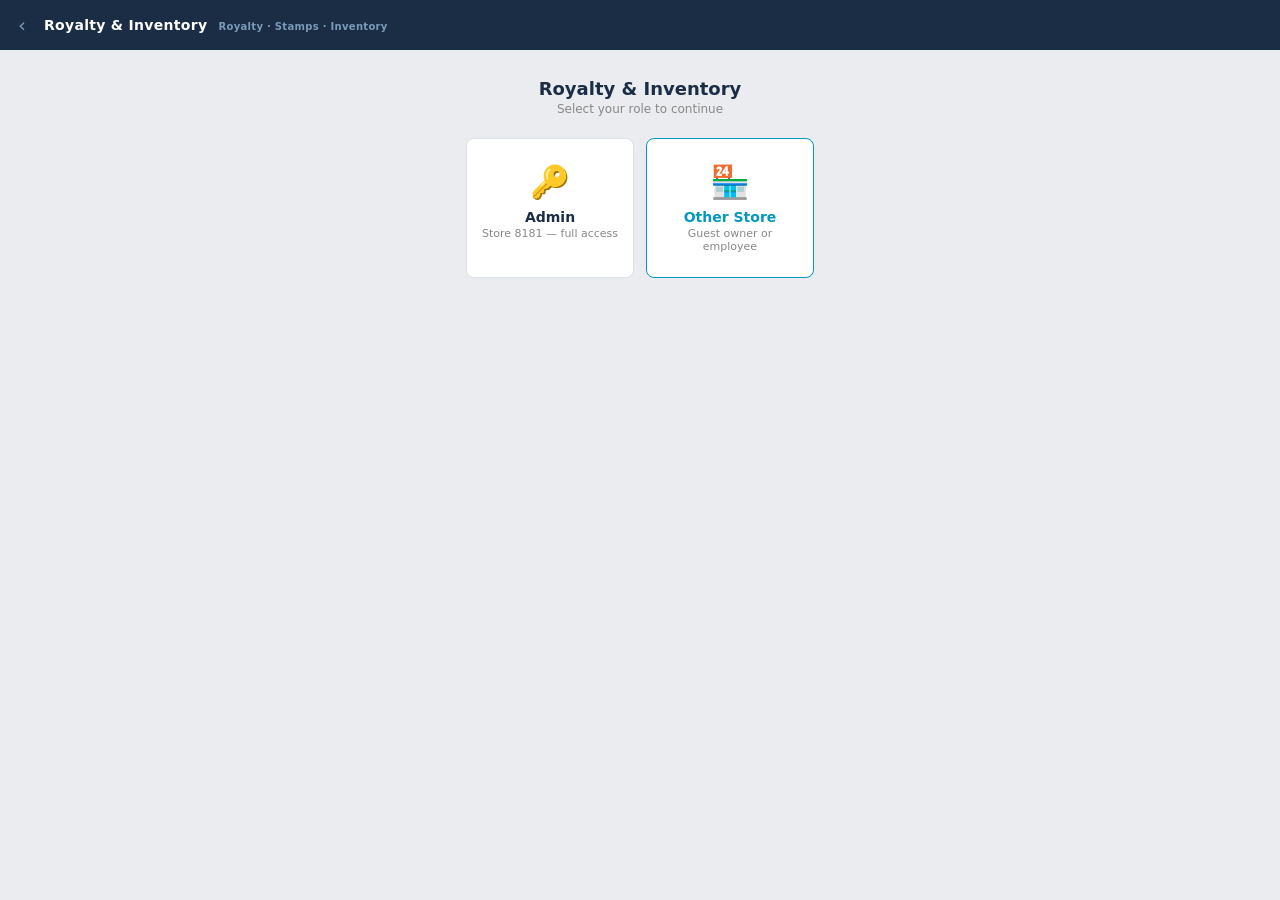
<file: store-ops.html>
<!DOCTYPE html>
<html lang="en">
<head>
<meta charset="UTF-8">
<meta http-equiv="Cache-Control" content="no-cache, no-store, must-revalidate">
<meta http-equiv="Pragma" content="no-cache">
<meta http-equiv="Expires" content="0">
<meta name="viewport" content="width=device-width, initial-scale=1.0, maximum-scale=1.0, user-scalable=no">
<meta name="apple-mobile-web-app-capable" content="yes">
<meta name="apple-mobile-web-app-status-bar-style" content="black-translucent">
<link rel="manifest" href="store-ops-manifest.json">
<meta name="theme-color" content="#1b2d45">
<title>Royalty &amp; Inventory · Store 8181</title>
<style>
*,*::before,*::after{box-sizing:border-box;margin:0;padding:0;-webkit-tap-highlight-color:transparent}
body{font-family:'Segoe UI',system-ui,sans-serif;background:#eaecef;color:#111;font-size:14px;min-height:100vh}
button{font-family:inherit;cursor:pointer;border:none;background:none;color:inherit;-webkit-appearance:none}
input,select{font-family:inherit}
input[type=number]::-webkit-outer-spin-button,
input[type=number]::-webkit-inner-spin-button{-webkit-appearance:none;margin:0}
input[type=number]{-moz-appearance:textfield}

/* ── HEADER ── */
header{background:#1b2d45;color:#fff;padding:0 18px;height:50px;display:flex;align-items:center;gap:12px;position:sticky;top:0;z-index:100}
header .back{color:#7a9ab8;font-size:20px;text-decoration:none;padding:2px 6px 2px 0;flex-shrink:0}
header h1{font-size:14px;font-weight:600;letter-spacing:.3px;flex:1}
header small{font-size:10px;color:#7a9ab8;margin-left:6px}
.hdr-so{font-size:11px;font-weight:700;color:#7a9ab8;background:rgba(255,255,255,.1);border:1px solid rgba(255,255,255,.2);border-radius:4px;padding:5px 10px;cursor:pointer;flex-shrink:0}
.hdr-so:active{background:rgba(255,255,255,.2)}

/* ── AUTH SCREENS ── */
#screen-role,#screen-admin-pin,#screen-guest-who,#screen-guest-setup,#screen-guest-owner-pin,#screen-guest-emp-pin{display:none}
.auth-wrap{max-width:380px;margin:0 auto;padding:28px 16px}
.auth-title{text-align:center;margin-bottom:22px}
.auth-title h2{font-size:18px;font-weight:700;color:#1b2d45;margin-bottom:3px}
.auth-title p{font-size:12px;color:#888}
.role-grid{display:grid;grid-template-columns:1fr 1fr;gap:12px}
.role-card{background:#fff;border:1.5px solid #dde0e5;border-radius:8px;padding:24px 14px;text-align:center;cursor:pointer;transition:all .15s;-webkit-tap-highlight-color:transparent}
.role-card:active{border-color:#1b2d45;background:#f4f6f9;transform:scale(.97)}
.role-card .rc-ico{font-size:32px;margin-bottom:8px}
.role-card .rc-name{font-size:14px;font-weight:700;color:#1b2d45;margin-bottom:2px}
.role-card .rc-desc{font-size:11px;color:#888}
.role-card.teal{border-color:#0498BC}.role-card.teal .rc-name{color:#0498BC}
.back-lnk{display:flex;align-items:center;justify-content:center;color:#888;font-size:13px;font-weight:600;cursor:pointer;gap:4px;padding:12px;margin-top:4px}
.back-lnk:active{color:#1b2d45}

/* ── PIN KEYPAD ── */
.pin-wrap{max-width:320px;margin:0 auto}
.pin-dots{display:flex;justify-content:center;gap:14px;margin-bottom:22px}
.pin-dot{width:14px;height:14px;border-radius:50%;border:2px solid #c0c8d4;background:transparent;transition:all .12s}
.pin-dot.on{background:#1b2d45;border-color:#1b2d45}
.keypad{display:grid;grid-template-columns:repeat(3,1fr);gap:8px;margin-bottom:14px}
.key{height:58px;background:#fff;border:1px solid #dde0e5;border-radius:6px;font-size:20px;font-weight:600;color:#1b2d45;cursor:pointer;display:flex;align-items:center;justify-content:center;transition:all .1s;user-select:none;-webkit-user-select:none;touch-action:manipulation}
.key:active{background:#eaecef;transform:scale(.94)}
.key.del{font-size:15px;color:#888}
.key.empty{background:transparent;border:none;pointer-events:none}
.pin-error{text-align:center;font-size:12px;font-weight:700;color:#dc3545;height:18px;margin-bottom:10px}
@keyframes shake{0%,100%{transform:translateX(0)}20%{transform:translateX(-6px)}40%{transform:translateX(6px)}60%{transform:translateX(-4px)}80%{transform:translateX(4px)}}
.shake{animation:shake .35s ease}

/* ── NAV ── */
.tabbar{background:#1b2d45;display:flex;border-top:1px solid #111e2e;position:sticky;top:50px;z-index:90;overflow-x:auto;scrollbar-width:none}
.tabbar::-webkit-scrollbar{display:none}
.tab-btn{background:none;border:none;border-bottom:2.5px solid transparent;color:#7a9ab8;font-size:12px;font-weight:600;padding:11px 20px;cursor:pointer;white-space:nowrap;transition:all .15s;flex-shrink:0}
.tab-btn.active{color:#fff;border-bottom-color:#0498BC}

/* ── CONTENT ── */
.wrap{max-width:560px;margin:0 auto;padding:16px 14px 40px}
.page{display:none}.page.active{display:block}

/* ── CARD ── */
.card{background:#fff;border:1px solid #dde0e5;border-radius:6px;overflow:hidden;margin-bottom:12px}
.card-head{background:#1b2d45;color:#0498BC;padding:10px 14px;font-size:12px;font-weight:700;letter-spacing:.3px}
.card-head small{color:#7fc4d6;font-weight:400;font-size:10px;display:block;margin-top:1px}
.card-head.danger{color:#ff8080}
.card-body{padding:14px}

/* ── FORM ── */
.fg{margin-bottom:12px}
.fg label{display:block;font-size:10px;font-weight:700;text-transform:uppercase;letter-spacing:.8px;color:#888;margin-bottom:5px}
.fg input,.fg select{width:100%;padding:10px 12px;background:#f4f6f9;border:1.5px solid #dde0e5;border-radius:5px;color:#111;font-size:15px;-webkit-appearance:none;appearance:none;transition:border-color .15s}
.fg input:focus,.fg select:focus{border-color:#1b2d45;outline:none;background:#fff}
.fg input[type=number]{font-variant-numeric:tabular-nums}
.fg input[type=password]{letter-spacing:4px}
.fg select{background-image:url("data:image/svg+xml,%3Csvg xmlns='http://www.w3.org/2000/svg' width='10' height='6'%3E%3Cpath d='M0 0l5 6 5-6z' fill='%23888'/%3E%3C/svg%3E");background-repeat:no-repeat;background-position:right 12px center;padding-right:32px}
.row2{display:grid;grid-template-columns:1fr 1fr;gap:10px}
.row3{display:grid;grid-template-columns:1fr 1fr 1fr;gap:8px}
.field-note{font-size:11px;color:#888;margin:-8px 0 10px 2px}

/* ── BUTTONS ── */
.btn{display:flex;align-items:center;justify-content:center;gap:8px;width:100%;padding:11px;border-radius:5px;font-size:13px;font-weight:700;cursor:pointer;border:none;transition:all .12s}
.btn-pri{background:#1b2d45;color:#fff}
.btn-pri:active{background:#243d5e}
.btn-teal{background:#0498BC;color:#fff}
.btn-teal:active{background:#0380a0}
.btn-sec{background:#f4f6f9;border:1px solid #dde0e5;color:#2a4060;font-size:12px;padding:8px 14px;width:auto;border-radius:5px;font-weight:700}
.btn-sm{padding:6px 12px;font-size:11px;width:auto;border-radius:4px;font-weight:700}
.btn-danger{background:#fff8f8;border:1px solid #f5c6cb;color:#dc3545;width:100%;padding:11px;border-radius:5px;font-size:13px;font-weight:700;cursor:pointer}
.btn-danger:active{background:#f5c6cb}

/* ── RESULT ROW ── */
.res-grid{display:grid;grid-template-columns:1fr 1fr;gap:10px;margin-bottom:12px}
.res-box{background:#f4f6f9;border:1px solid #dde0e5;border-radius:5px;padding:13px}
.res-box.accent{background:#e8f7fc;border-color:#0498BC}
.res-box.warn-box{background:#fff8ec;border-color:#f0ad00}
.res-box.good-box{background:#edfaf0;border-color:#28a745}
.res-box .rl{font-size:10px;text-transform:uppercase;letter-spacing:.8px;color:#888;font-weight:700;margin-bottom:3px}
.res-box .rv{font-size:24px;font-weight:800;font-variant-numeric:tabular-nums;color:#1b2d45}
.res-box.accent .rv{color:#0498BC}
.res-box.warn-box .rv{color:#e09000}
.res-box.good-box .rv{color:#28a745}
.res-box .rs{font-size:10px;color:#888;margin-top:2px}

/* ── BREAKDOWN TABLE ── */
.breakdown{border:1px solid #dde0e5;border-radius:5px;overflow:hidden;margin-bottom:12px}
.brow{display:flex;justify-content:space-between;align-items:center;padding:10px 14px;border-bottom:1px solid #eee;font-size:13px}
.brow:last-child{border-bottom:none}
.brow.total{background:#1b2d45;border-top:none}
.brow.total .bl{color:#7fc4d6;font-weight:700}
.brow.total .bv{color:#0498BC;font-size:16px;font-weight:800}
.brow .bl{color:#555}
.brow .bv{font-weight:700;font-variant-numeric:tabular-nums}

/* ── STAMP CARDS ── */
.stamp-grid{display:grid;grid-template-columns:1fr 1fr;gap:10px;margin-bottom:12px}
.stamp-card{background:#fff;border:1.5px solid #dde0e5;border-radius:5px;padding:14px}
.stamp-card .sc-type{font-size:10px;text-transform:uppercase;letter-spacing:.8px;color:#888;font-weight:700;margin-bottom:6px}
.stamp-card .sc-count{font-size:30px;font-weight:800;margin-bottom:2px;color:#1b2d45}
.stamp-card .sc-sub{font-size:11px;color:#888}
.stamp-card.low{border-color:#dc3545;background:#fff8f8}.stamp-card.low .sc-count{color:#dc3545}
.stamp-card.warn-s{border-color:#f0ad00;background:#fffbf0}.stamp-card.warn-s .sc-count{color:#e09000}
.stamp-card.ok{border-color:#28a745;background:#f5fdf7}.stamp-card.ok .sc-count{color:#28a745}

/* ── ADJUST ROW ── */
.adj-row{display:flex;align-items:center;gap:0;border:1px solid #dde0e5;border-radius:5px;overflow:hidden;margin-bottom:8px}
.adj-row .adj-label{flex:1;padding:11px 14px;font-size:13px;font-weight:600;color:#2a4060;background:#f4f6f9}
.adj-row .adj-val{font-size:18px;font-weight:800;min-width:48px;text-align:center;color:#1b2d45;background:#fff;padding:11px 0}
.adj-row .adj-btn{width:44px;height:44px;background:#1b2d45;color:#fff;font-size:20px;font-weight:700;border:none;cursor:pointer;display:flex;align-items:center;justify-content:center;transition:background .1s;flex-shrink:0}
.adj-row .adj-btn:active{background:#243d5e}
.adj-row .adj-btn.plus{background:#0498BC}.adj-row .adj-btn.plus:active{background:#0380a0}

/* ── INVENTORY LIST ── */
.inv-item{background:#fff;border:1px solid #dde0e5;border-radius:5px;margin-bottom:7px;display:flex;align-items:center;overflow:hidden}
.inv-item .ii-info{flex:1;padding:11px 14px}
.inv-item .ii-name{font-size:13px;font-weight:700;color:#2a4060}
.inv-item .ii-meta{font-size:10px;color:#888;margin-top:1px}
.inv-item .ii-adj{display:flex;align-items:center;border-left:1px solid #dde0e5}
.inv-item .ii-btn{width:38px;height:100%;min-height:44px;background:#f4f6f9;border:none;font-size:18px;font-weight:700;cursor:pointer;display:flex;align-items:center;justify-content:center;color:#1b2d45;transition:background .1s}
.inv-item .ii-btn:active{background:#dde0e5}
.inv-item .ii-btn.plus{color:#0498BC;background:#e8f7fc}
.inv-item .ii-btn.plus:active{background:#c0e8f5}
.inv-item .ii-count{font-size:18px;font-weight:800;min-width:42px;text-align:center;color:#1b2d45;background:#fff;padding:0 4px}
.inv-item.low-item .ii-name{color:#dc3545}
.inv-item.low-item{border-color:#f5c6cb}
.inv-item.warn-item{border-color:#f0ad00}

/* ── INFO / WARN BANNERS ── */
.info-bar{background:#e8f7fc;border:1px solid #0498BC;border-radius:5px;padding:10px 13px;margin-bottom:12px;font-size:12px;color:#1b2d45;line-height:1.5}
.info-bar strong{color:#0498BC}
.warn-bar{background:#fff8ec;border:1px solid #f0ad00;border-radius:5px;padding:10px 13px;margin-bottom:12px;font-size:12px;color:#7a5a00;line-height:1.5}
.warn-bar strong{color:#e09000}
.danger-bar{background:#fff8f8;border:1px solid #dc3545;border-radius:5px;padding:10px 13px;margin-bottom:12px;font-size:12px;color:#7a1a1a;line-height:1.5}
.danger-bar strong{color:#dc3545}

/* ── PRICE TABLE ── */
.price-table{border:1px solid #dde0e5;border-radius:5px;overflow:hidden;margin-bottom:12px}
.pt-row{display:grid;grid-template-columns:1fr 1fr 1fr;padding:9px 12px;border-bottom:1px solid #eee;font-size:12px}
.pt-row:last-child{border-bottom:none}
.pt-row.hdr{background:#f4f6f9;font-size:10px;text-transform:uppercase;letter-spacing:.5px;color:#888;font-weight:700}
.pt-row .cost{color:#e09000;font-weight:700}.pt-row .retail{color:#28a745;font-weight:700}

/* ── HISTORY ROW ── */
.hist-row{background:#fff;border:1px solid #dde0e5;border-radius:5px;padding:12px 14px;margin-bottom:7px;display:flex;justify-content:space-between;align-items:center}
.hist-row .hr-month{font-size:13px;font-weight:700;color:#1b2d45}
.hist-row .hr-sub{font-size:11px;color:#888;margin-top:2px}
.hist-row .hr-amt{font-size:18px;font-weight:800;color:#e09000;font-variant-numeric:tabular-nums}
.hist-row .hr-label{font-size:10px;color:#888;text-align:right}

/* ── SECTION LABEL ── */
.slbl{font-size:10px;text-transform:uppercase;letter-spacing:1px;color:#888;font-weight:700;margin:14px 0 8px 2px}

/* ── ADD FORM ── */
.add-form{background:#fff;border:1.5px dashed #dde0e5;border-radius:6px;padding:14px;margin-bottom:12px;display:none}
.add-form.show{display:block}

/* ── DIVIDER ── */
hr{border:none;border-top:1px solid #eee;margin:12px 0}

/* ── EMPTY ── */
.empty{text-align:center;color:#aaa;padding:24px 0;font-size:13px}

/* ── TOAST ── */
#toast{position:fixed;bottom:20px;left:50%;transform:translateX(-50%) translateY(16px);background:#1b2d45;border-radius:5px;padding:10px 20px;font-size:13px;font-weight:700;color:#fff;opacity:0;transition:all .2s;pointer-events:none;z-index:9999;white-space:nowrap;box-shadow:0 4px 20px rgba(0,0,0,.25)}
#toast.show{opacity:1;transform:translateX(-50%) translateY(0)}
#toast.ok{background:#28a745}
#toast.warn{background:#e09000}
#toast.err{background:#dc3545}
#toast.info{background:#0498BC}
</style>
</head>
<body>

<header>
  <a class="back" href="index.html">&#x2039;</a>
  <h1>Royalty &amp; Inventory <small id="hdrSub">Royalty &middot; Stamps &middot; Inventory</small></h1>
  <button class="hdr-so" id="hdrSignout" onclick="signOut()" style="display:none">Sign Out</button>
</header>

<!-- ══ ROLE SELECT ══ -->
<div id="screen-role">
  <div class="auth-wrap">
    <div class="auth-title">
      <h2>Royalty &amp; Inventory</h2>
      <p>Select your role to continue</p>
    </div>
    <div class="role-grid">
      <div class="role-card" onclick="showAdminPin()">
        <div class="rc-ico">&#x1F511;</div>
        <div class="rc-name">Admin</div>
        <div class="rc-desc">Store 8181 &mdash; full access</div>
      </div>
      <div class="role-card teal" onclick="showGuestFlow()">
        <div class="rc-ico">&#x1F3EA;</div>
        <div class="rc-name">Other Store</div>
        <div class="rc-desc">Guest owner or employee</div>
      </div>
    </div>
  </div>
</div>

<!-- ══ ADMIN PIN ══ -->
<div id="screen-admin-pin">
  <div class="auth-wrap">
    <div class="pin-wrap">
      <div class="auth-title">
        <h2>Admin Access</h2>
        <p>Store 8181 PIN</p>
      </div>
      <div class="pin-dots" id="adminDots">
        <div class="pin-dot" id="ad0"></div><div class="pin-dot" id="ad1"></div>
        <div class="pin-dot" id="ad2"></div><div class="pin-dot" id="ad3"></div>
      </div>
      <div class="keypad">
        <div class="key" onclick="ak(1)">1</div><div class="key" onclick="ak(2)">2</div><div class="key" onclick="ak(3)">3</div>
        <div class="key" onclick="ak(4)">4</div><div class="key" onclick="ak(5)">5</div><div class="key" onclick="ak(6)">6</div>
        <div class="key" onclick="ak(7)">7</div><div class="key" onclick="ak(8)">8</div><div class="key" onclick="ak(9)">9</div>
        <div class="key empty"></div><div class="key" onclick="ak(0)">0</div><div class="key del" onclick="adel()">&#x232B;</div>
      </div>
      <div class="pin-error" id="adminPinErr"></div>
      <div class="back-lnk" onclick="showRole()">&#x2190; Back</div>
    </div>
  </div>
</div>

<!-- ══ GUEST: WHO ARE YOU ══ -->
<div id="screen-guest-who">
  <div class="auth-wrap">
    <div class="auth-title">
      <h2 id="guestStoreLabel">Your Store</h2>
      <p>Select your role</p>
    </div>
    <div class="role-grid">
      <div class="role-card" onclick="showGuestOwnerPin()">
        <div class="rc-ico">&#x1F454;</div>
        <div class="rc-name">Owner</div>
        <div class="rc-desc">Full access + settings</div>
      </div>
      <div class="role-card teal" onclick="showGuestEmpPin()">
        <div class="rc-ico">&#x1F464;</div>
        <div class="rc-name">Employee</div>
        <div class="rc-desc">Royalty calculator</div>
      </div>
    </div>
    <div class="back-lnk" onclick="showRole()">&#x2190; Different Store</div>
  </div>
</div>

<!-- ══ GUEST SETUP (first time) ══ -->
<div id="screen-guest-setup">
  <div class="auth-wrap">
    <div class="auth-title">
      <h2>Store Setup</h2>
      <p>Create your store profile</p>
    </div>
    <div class="fg"><label>Store Number</label><input type="text" id="gsStoreNum" inputmode="numeric" placeholder="8182" maxlength="6"></div>
    <div class="fg"><label>Store Name</label><input type="text" id="gsStoreName" placeholder="The UPS Store #8182"></div>
    <div class="row2">
      <div class="fg"><label>Owner PIN (4-digit)</label><input type="password" id="gsOwnerPin" inputmode="numeric" maxlength="4" placeholder="&#x2022;&#x2022;&#x2022;&#x2022;"></div>
      <div class="fg"><label>Employee PIN</label><input type="password" id="gsEmpPin" inputmode="numeric" maxlength="4" placeholder="0000"></div>
    </div>
    <div class="field-note">Employee PIN defaults to 0000 if left blank</div>
    <button class="btn btn-pri" onclick="setupGuest()">Create Store Profile</button>
    <div class="back-lnk" onclick="showRole()">&#x2190; Back</div>
  </div>
</div>

<!-- ══ GUEST OWNER PIN ══ -->
<div id="screen-guest-owner-pin">
  <div class="auth-wrap">
    <div class="pin-wrap">
      <div class="auth-title">
        <h2>Owner Access</h2>
        <p id="gOwnerPinSub">Enter your store PIN</p>
      </div>
      <div class="pin-dots" id="gOwnerDots">
        <div class="pin-dot" id="god0"></div><div class="pin-dot" id="god1"></div>
        <div class="pin-dot" id="god2"></div><div class="pin-dot" id="god3"></div>
      </div>
      <div class="keypad">
        <div class="key" onclick="gok(1)">1</div><div class="key" onclick="gok(2)">2</div><div class="key" onclick="gok(3)">3</div>
        <div class="key" onclick="gok(4)">4</div><div class="key" onclick="gok(5)">5</div><div class="key" onclick="gok(6)">6</div>
        <div class="key" onclick="gok(7)">7</div><div class="key" onclick="gok(8)">8</div><div class="key" onclick="gok(9)">9</div>
        <div class="key empty"></div><div class="key" onclick="gok(0)">0</div><div class="key del" onclick="godel()">&#x232B;</div>
      </div>
      <div class="pin-error" id="gOwnerPinErr"></div>
      <div class="back-lnk" onclick="showGuestWho()">&#x2190; Back</div>
    </div>
  </div>
</div>

<!-- ══ GUEST EMPLOYEE PIN ══ -->
<div id="screen-guest-emp-pin">
  <div class="auth-wrap">
    <div class="pin-wrap">
      <div class="auth-title">
        <h2>Employee Access</h2>
        <p id="gEmpPinSub">Enter your PIN</p>
      </div>
      <div class="pin-dots" id="gEmpDots">
        <div class="pin-dot" id="ged0"></div><div class="pin-dot" id="ged1"></div>
        <div class="pin-dot" id="ged2"></div><div class="pin-dot" id="ged3"></div>
      </div>
      <div class="keypad">
        <div class="key" onclick="gek(1)">1</div><div class="key" onclick="gek(2)">2</div><div class="key" onclick="gek(3)">3</div>
        <div class="key" onclick="gek(4)">4</div><div class="key" onclick="gek(5)">5</div><div class="key" onclick="gek(6)">6</div>
        <div class="key" onclick="gek(7)">7</div><div class="key" onclick="gek(8)">8</div><div class="key" onclick="gek(9)">9</div>
        <div class="key empty"></div><div class="key" onclick="gek(0)">0</div><div class="key del" onclick="gedel()">&#x232B;</div>
      </div>
      <div class="pin-error" id="gEmpPinErr"></div>
      <div class="back-lnk" onclick="showGuestWho()">&#x2190; Back</div>
    </div>
  </div>
</div>

<!-- ══ MAIN APP ══ -->
<div id="screen-app" style="display:none">

<div class="tabbar">
  <button class="tab-btn active" data-page="royalty" onclick="nav('royalty')">&#x1F4B0; Royalty</button>
  <button class="tab-btn" data-page="stamps" onclick="nav('stamps')">&#x1F4EE; Stamps</button>
  <button class="tab-btn" data-page="inventory" onclick="nav('inventory')">&#x1F4E6; Inventory</button>
  <button class="tab-btn" data-page="settings" onclick="nav('settings')">&#x2699;&#xFE0F; Settings</button>
</div>

<div class="wrap">

  <!-- ── ROYALTY ── -->
  <div id="page-royalty" class="page active">
    <div class="info-bar">
      <strong>&#x2139;&#xFE0F; How it works:</strong> Enter monthly gross sales. Calculator applies your royalty, ad, and tech fee rates. Royalty is due by the <strong>12th of the following month</strong>.
    </div>
    <div class="card">
      <div class="card-head">Monthly Sales Input</div>
      <div class="card-body">
        <div class="row2">
          <div class="fg"><label>Month</label><select id="rMonth"></select></div>
          <div class="fg"><label>Year</label><select id="rYear"></select></div>
        </div>
        <div class="fg">
          <label>Gross Sales ($)</label>
          <input type="number" id="rSales" inputmode="decimal" step="0.01" min="0" placeholder="0.00" oninput="calcRoyalty()" />
        </div>
        <hr>
        <div class="slbl">Rate Settings</div>
        <div class="row3">
          <div class="fg"><label>Royalty %</label><input type="number" id="rRoyaltyRate" inputmode="decimal" step="0.01" value="5.00" min="0" max="20" oninput="calcRoyalty();saveRates()" /></div>
          <div class="fg"><label>Ad Fee %</label><input type="number" id="rAdRate" inputmode="decimal" step="0.01" value="1.00" min="0" max="10" oninput="calcRoyalty();saveRates()" /></div>
          <div class="fg"><label>Tech Fee %</label><input type="number" id="rTechRate" inputmode="decimal" step="0.01" value="0.00" min="0" max="10" oninput="calcRoyalty();saveRates()" /></div>
        </div>
        <button class="btn btn-pri" onclick="calcRoyalty()">Calculate</button>
      </div>
    </div>

    <div id="royaltyResults" style="display:none">
      <div class="res-grid">
        <div class="res-box accent">
          <div class="rl">Gross Sales</div>
          <div class="rv" id="rResSales">&#x2014;</div>
          <div class="rs" id="rResMonth">&#x2014;</div>
        </div>
        <div class="res-box warn-box">
          <div class="rl">Total Owed</div>
          <div class="rv" id="rResTotal">&#x2014;</div>
          <div class="rs">Due by 12th</div>
        </div>
      </div>
      <div class="breakdown" id="rBreakdown"></div>
      <div class="warn-bar" id="stampRoyaltyNote">
        <strong>&#x26A0;&#xFE0F; Stamp Reminder:</strong> Use <strong>cost basis</strong> for stamps in royalty reporting &mdash; never retail. Book of 20 = $16.40 &middot; Coil of 100 = $82.00
      </div>
      <div style="display:flex;gap:8px">
        <button class="btn btn-teal" id="saveRoyaltyBtn" style="flex:1" onclick="saveRoyalty()">&#x1F4BE; Save Record</button>
        <button class="btn btn-sec" onclick="copyRoyalty()">&#x1F4CB; Copy</button>
      </div>
    </div>

    <div id="royaltyHistory"></div>
  </div>

  <!-- ── STAMPS (admin only) ── -->
  <div id="page-stamps" class="page">
    <div class="danger-bar" id="priceChangeBanner" style="display:none">
      <strong>&#x26A0;&#xFE0F; July 12, 2026 Price Change Active</strong> &mdash; New USPS stamp prices are now in effect.
    </div>
    <div class="card">
      <div class="card-head">Current Inventory</div>
      <div class="card-body">
        <div class="stamp-grid">
          <div class="stamp-card" id="sc-books">
            <div class="sc-type">Books of 20</div>
            <div class="sc-count" id="booksCount">0</div>
            <div class="sc-sub">Cost $16.40 ea</div>
          </div>
          <div class="stamp-card" id="sc-coils">
            <div class="sc-type">Coils of 100</div>
            <div class="sc-count" id="coilsCount">0</div>
            <div class="sc-sub">Cost $82.00 ea</div>
          </div>
        </div>
        <div class="slbl">Adjust Count</div>
        <div class="adj-row">
          <div class="adj-label">&#x1F4D8; Books of 20</div>
          <div class="adj-btn" onclick="adjStamp('books',-1)">&#x2212;</div>
          <div class="adj-val" id="booksAdj">0</div>
          <div class="adj-btn plus" onclick="adjStamp('books',1)">+</div>
        </div>
        <div class="adj-row">
          <div class="adj-label">&#x1F4DC; Coils of 100</div>
          <div class="adj-btn" onclick="adjStamp('coils',-1)">&#x2212;</div>
          <div class="adj-val" id="coilsAdj">0</div>
          <div class="adj-btn plus" onclick="adjStamp('coils',1)">+</div>
        </div>
        <button class="btn btn-pri" onclick="saveStamps()" style="margin-top:10px">Save Inventory</button>
      </div>
    </div>
    <div class="res-grid">
      <div class="res-box good-box">
        <div class="rl">Cost Basis Total</div>
        <div class="rv" id="stampTotalCost">$0.00</div>
        <div class="rs">For royalty reporting</div>
      </div>
      <div class="res-box accent">
        <div class="rl">Retail Value</div>
        <div class="rv" id="stampTotalRetail">$0.00</div>
        <div class="rs">What you can sell for</div>
      </div>
    </div>
    <div class="card">
      <div class="card-head">Price Reference</div>
      <div class="card-body" style="padding:0">
        <div class="price-table" style="margin:0;border:none;border-radius:0">
          <div class="pt-row hdr"><span>Type</span><span>Cost Basis</span><span>Retail</span></div>
          <div class="pt-row"><span>Book of 20</span><span class="cost">$16.40</span><span class="retail">$23.99</span></div>
          <div class="pt-row"><span>Coil of 100</span><span class="cost">$82.00</span><span class="retail">$109.99</span></div>
        </div>
      </div>
    </div>
    <div class="card">
      <div class="card-head">Last Order Record</div>
      <div class="card-body">
        <div class="row2">
          <div class="fg"><label>Date Ordered</label><input type="date" id="lastOrderDate"/></div>
          <div class="fg"><label>Supplier</label><input type="text" id="lastOrderSupplier" placeholder="Denise"/></div>
        </div>
        <div class="row2">
          <div class="fg"><label>Books Ordered</label><input type="number" id="lastOrderBooks" inputmode="numeric" placeholder="0"/></div>
          <div class="fg"><label>Coils Ordered</label><input type="number" id="lastOrderCoils" inputmode="numeric" placeholder="0"/></div>
        </div>
        <button class="btn btn-sec" style="width:100%" onclick="saveOrder()">Save Order Record</button>
      </div>
    </div>
  </div>

  <!-- ── INVENTORY (admin only) ── -->
  <div id="page-inventory" class="page">
    <div style="display:flex;justify-content:space-between;align-items:center;margin-bottom:12px">
      <div style="font-size:12px;color:#888">Store supplies &amp; consumables</div>
      <button class="btn-sec btn-sm" onclick="toggleAddForm()">+ Add Item</button>
    </div>
    <div class="add-form" id="addForm">
      <div class="slbl" style="margin-top:0">New Item</div>
      <div class="row2">
        <div class="fg"><label>Item Name</label><input type="text" id="newItemName" placeholder="Thermal Labels"/></div>
        <div class="fg"><label>Unit</label><input type="text" id="newItemUnit" placeholder="rolls"/></div>
      </div>
      <div class="row2">
        <div class="fg"><label>Count</label><input type="number" id="newItemCount" inputmode="numeric" placeholder="0" min="0"/></div>
        <div class="fg"><label>Low Alert At</label><input type="number" id="newItemLow" inputmode="numeric" placeholder="2" min="0"/></div>
      </div>
      <div style="display:flex;gap:8px">
        <button class="btn btn-teal" style="flex:1" onclick="addItem()">Add</button>
        <button class="btn btn-sec" onclick="toggleAddForm()">Cancel</button>
      </div>
    </div>
    <div id="invList"></div>
    <div class="empty" id="invEmpty" style="display:none">No items yet. Tap + Add Item.</div>
  </div>

  <!-- ── SETTINGS (guest owner only) ── -->
  <div id="page-settings" class="page">
    <div class="card">
      <div class="card-head">Store Profile</div>
      <div class="card-body">
        <div class="fg"><label>Store Name</label><input type="text" id="setStoreName" placeholder="The UPS Store #8182"></div>
        <div class="fg"><label>Store Number</label><input type="text" id="setStoreNum" inputmode="numeric" placeholder="8182"></div>
        <button class="btn btn-pri" onclick="saveStoreProfile()">Save Profile</button>
      </div>
    </div>
    <div class="card">
      <div class="card-head">Change PINs</div>
      <div class="card-body">
        <div class="row2">
          <div class="fg"><label>Owner PIN</label><input type="password" id="setOwnerPin" inputmode="numeric" maxlength="4" placeholder="New PIN"></div>
          <div class="fg"><label>Employee PIN</label><input type="password" id="setEmpPin" inputmode="numeric" maxlength="4" placeholder="0000"></div>
        </div>
        <div class="field-note">Leave blank to keep current PIN</div>
        <button class="btn btn-sec" style="width:100%" onclick="savePins()">Update PINs</button>
      </div>
    </div>
    <div class="card">
      <div class="card-head">Royalty Rates</div>
      <div class="card-body">
        <div class="row3">
          <div class="fg"><label>Royalty %</label><input type="number" id="setRoyaltyRate" inputmode="decimal" step="0.01" placeholder="5.00"></div>
          <div class="fg"><label>Ad Fee %</label><input type="number" id="setAdRate" inputmode="decimal" step="0.01" placeholder="1.00"></div>
          <div class="fg"><label>Tech Fee %</label><input type="number" id="setTechRate" inputmode="decimal" step="0.01" placeholder="0.00"></div>
        </div>
        <button class="btn btn-sec" style="width:100%" onclick="saveGuestRates()">Save Rates</button>
      </div>
    </div>
    <div class="card">
      <div class="card-head danger">Danger Zone</div>
      <div class="card-body">
        <div class="warn-bar">Resetting clears your store profile and all saved royalty records from this device.</div>
        <button class="btn-danger" onclick="resetGuest()">Reset Store Profile</button>
      </div>
    </div>
  </div>

</div><!-- .wrap -->
</div><!-- #screen-app -->

<div id="toast"></div>

<script>
'use strict';

// ── CONSTANTS ──
const ADMIN_PIN  = '1997';
const ADMIN_SK   = 's8181_admin';
const GUEST_KEY  = 's8181_ri_guest';
const K = {royalty:'s8181_royalty_history',stamps:'s8181_stamps',order:'s8181_stamp_order',inventory:'s8181_inventory',rates:'s8181_royalty_rates'};
const STAMP = {books:{cost:16.40,retail:23.99},coils:{cost:82.00,retail:109.99}};
const PRICE_CHANGE = '2026-07-12';

let currentRole = null;
let aBuf='', goBuf='', geBuf='';
let stamps={books:0,coils:0}, inventory=[], royaltyHistory=[];

// ── UTILS ──
function load(k){try{return JSON.parse(localStorage.getItem(k))}catch{return null}}
function save(k,v){localStorage.setItem(k,JSON.stringify(v))}
const $=id=>document.getElementById(id);
const fmt=n=>'$'+(+n||0).toFixed(2).replace(/\B(?=(\d{3})+(?!\d))/g,',');
const fmtP=n=>(+n||0).toFixed(2)+'%';
function todayLocal(){const d=new Date();return `${d.getFullYear()}-${String(d.getMonth()+1).padStart(2,'0')}-${String(d.getDate()).padStart(2,'0')}`}
function monthLabel(ym){const[y,m]=ym.split('-');return new Date(+y,+m-1,1).toLocaleString('default',{month:'long',year:'numeric'})}

function toast(msg,type='ok',dur=2600){
  const el=$('toast');
  el.textContent={ok:'✅ ',warn:'⚠️ ',err:'❌ ',info:'ℹ️ '}[type]+msg;
  el.className='show '+type;
  clearTimeout(el._t);
  el._t=setTimeout(()=>el.className='',dur);
}

// ── SCREENS ──
const SCREENS=['role','admin-pin','guest-who','guest-setup','guest-owner-pin','guest-emp-pin'];

function showScreen(id){
  SCREENS.forEach(s=>{const el=$('screen-'+s);if(el)el.style.display='none';});
  $('screen-app').style.display='none';
  const t=document.getElementById(id==='app'?'screen-app':'screen-'+id);
  if(t) t.style.display='block';
  $('hdrSignout').style.display=id==='app'?'':'none';
}

function showRole(){aBuf='';goBuf='';geBuf='';renderDots('adminDots','ad',0);showScreen('role');}

function showAdminPin(){aBuf='';renderDots('adminDots','ad',0);$('adminPinErr').textContent='';showScreen('admin-pin');}

function showGuestFlow(){
  const cfg=getGuestCfg();
  if(cfg){
    $('guestStoreLabel').textContent=cfg.storeName||'Your Store';
    $('gOwnerPinSub').textContent=cfg.storeName||'Enter your store PIN';
    $('gEmpPinSub').textContent=cfg.storeName||'Enter your PIN';
    showGuestWho();
  } else {
    $('gsStoreNum').value='';$('gsStoreName').value='';$('gsOwnerPin').value='';$('gsEmpPin').value='';
    showScreen('guest-setup');
  }
}

function showGuestWho(){goBuf='';geBuf='';showScreen('guest-who');}
function showGuestOwnerPin(){goBuf='';renderDots('gOwnerDots','god',0);$('gOwnerPinErr').textContent='';showScreen('guest-owner-pin');}
function showGuestEmpPin(){geBuf='';renderDots('gEmpDots','ged',0);$('gEmpPinErr').textContent='';showScreen('guest-emp-pin');}

// ── DOT RENDER ──
function renderDots(cid,pfx,len){for(let i=0;i<4;i++){const el=$(pfx+i);if(el)el.classList.toggle('on',i<len);}}

// ── ADMIN PIN KEYPAD ──
function ak(d){if(aBuf.length>=4)return;aBuf+=d;renderDots('adminDots','ad',aBuf.length);if(aBuf.length===4)checkAdmin();}
function adel(){aBuf=aBuf.slice(0,-1);renderDots('adminDots','ad',aBuf.length);$('adminPinErr').textContent='';}
function checkAdmin(){
  if(aBuf===ADMIN_PIN){sessionStorage.setItem(ADMIN_SK,'ok');enterAdmin();}
  else{
    const el=$('adminDots');el.classList.add('shake');setTimeout(()=>el.classList.remove('shake'),400);
    $('adminPinErr').textContent='Incorrect PIN';
    setTimeout(()=>{aBuf='';renderDots('adminDots','ad',0);$('adminPinErr').textContent='';},900);
  }
}

// ── GUEST OWNER PIN ──
function gok(d){if(goBuf.length>=4)return;goBuf+=d;renderDots('gOwnerDots','god',goBuf.length);if(goBuf.length===4)checkGuestOwner();}
function godel(){goBuf=goBuf.slice(0,-1);renderDots('gOwnerDots','god',goBuf.length);$('gOwnerPinErr').textContent='';}
function checkGuestOwner(){
  const cfg=getGuestCfg();
  if(goBuf===(cfg?.ownerPin||'')){enterGuestOwner();}
  else{
    const el=$('gOwnerDots');el.classList.add('shake');setTimeout(()=>el.classList.remove('shake'),400);
    $('gOwnerPinErr').textContent='Incorrect PIN';
    setTimeout(()=>{goBuf='';renderDots('gOwnerDots','god',0);$('gOwnerPinErr').textContent='';},900);
  }
}

// ── GUEST EMP PIN ──
function gek(d){if(geBuf.length>=4)return;geBuf+=d;renderDots('gEmpDots','ged',geBuf.length);if(geBuf.length===4)checkGuestEmp();}
function gedel(){geBuf=geBuf.slice(0,-1);renderDots('gEmpDots','ged',geBuf.length);$('gEmpPinErr').textContent='';}
function checkGuestEmp(){
  const cfg=getGuestCfg();
  if(geBuf===(cfg?.empPin||'0000')){enterGuestEmp();}
  else{
    const el=$('gEmpDots');el.classList.add('shake');setTimeout(()=>el.classList.remove('shake'),400);
    $('gEmpPinErr').textContent='Incorrect PIN';
    setTimeout(()=>{geBuf='';renderDots('gEmpDots','ged',0);$('gEmpPinErr').textContent='';},900);
  }
}

// ── GUEST CONFIG ──
function getGuestCfg(){try{return JSON.parse(localStorage.getItem(GUEST_KEY));}catch(e){return null;}}
function saveGuestCfg(cfg){localStorage.setItem(GUEST_KEY,JSON.stringify(cfg));}

function setupGuest(){
  const sn=$('gsStoreNum').value.trim();
  const nm=$('gsStoreName').value.trim();
  const op=$('gsOwnerPin').value.trim();
  const ep=$('gsEmpPin').value.trim()||'0000';
  if(!sn){toast('Enter store number','err');return;}
  if(!nm){toast('Enter store name','err');return;}
  if(!op||op.length<4){toast('Owner PIN must be 4 digits','err');return;}
  saveGuestCfg({storeNum:sn,storeName:nm,ownerPin:op,empPin:ep,rates:{royalty:5,ad:1,tech:0},history:[]});
  enterGuestOwner();
}

// ── ENTER ROLES ──
function enterAdmin(){
  currentRole='admin';
  $('hdrSub').textContent='Royalty \xb7 Stamps \xb7 Inventory';
  stamps=load(K.stamps)||{books:0,coils:0};
  inventory=load(K.inventory)||defaultInv();
  royaltyHistory=load(K.royalty)||[];
  showTabs(['royalty','stamps','inventory']);
  $('saveRoyaltyBtn').style.display='';
  const sn=$('stampRoyaltyNote');if(sn)sn.style.display='';
  initDatePickers();loadRates();renderHistory();renderStamps();loadOrder();renderInventory();
  showScreen('app');
}

function enterGuestOwner(){
  currentRole='guest-owner';
  const cfg=getGuestCfg();
  $('hdrSub').textContent=cfg?.storeName||'Guest Store';
  $('rRoyaltyRate').value=cfg?.rates?.royalty??5;
  $('rAdRate').value=cfg?.rates?.ad??1;
  $('rTechRate').value=cfg?.rates?.tech??0;
  showTabs(['royalty','settings']);
  $('saveRoyaltyBtn').style.display='';
  const sn=$('stampRoyaltyNote');if(sn)sn.style.display='none';
  loadGuestSettings();initDatePickers();renderHistory();
  showScreen('app');
}

function enterGuestEmp(){
  currentRole='guest-emp';
  const cfg=getGuestCfg();
  $('hdrSub').textContent=cfg?.storeName||'Guest Store';
  $('rRoyaltyRate').value=cfg?.rates?.royalty??5;
  $('rAdRate').value=cfg?.rates?.ad??1;
  $('rTechRate').value=cfg?.rates?.tech??0;
  showTabs(['royalty']);
  $('saveRoyaltyBtn').style.display='none';
  const sn=$('stampRoyaltyNote');if(sn)sn.style.display='none';
  $('royaltyHistory').innerHTML='';
  initDatePickers();
  showScreen('app');
}

function showTabs(tabs){
  document.querySelectorAll('.tab-btn').forEach(b=>{b.style.display=tabs.includes(b.dataset.page)?'':'none';});
  nav(tabs[0]);
}

function signOut(){sessionStorage.removeItem(ADMIN_SK);currentRole=null;showRole();}

// ── APP NAV ──
function nav(page){
  document.querySelectorAll('.page').forEach(p=>p.classList.remove('active'));
  document.querySelectorAll('.tab-btn').forEach(b=>b.classList.remove('active'));
  $('page-'+page).classList.add('active');
  const btn=document.querySelector('[data-page="'+page+'"]');
  if(btn)btn.classList.add('active');
}

// ── ROYALTY ──
function initDatePickers(){
  const now=new Date();
  const yr=$('rYear'),mo=$('rMonth');
  yr.innerHTML='';
  for(let y=now.getFullYear();y>=2023;y--) yr.innerHTML+=`<option value="${y}"${y===now.getFullYear()?' selected':''}>${y}</option>`;
  mo.innerHTML='';
  ['January','February','March','April','May','June','July','August','September','October','November','December'].forEach((m,i)=>{
    mo.innerHTML+=`<option value="${i+1}"${i===now.getMonth()?' selected':''}>${m}</option>`;
  });
}

function loadRates(){
  if(currentRole!=='admin')return;
  const r=load(K.rates);if(!r)return;
  if(r.royalty!==undefined)$('rRoyaltyRate').value=r.royalty;
  if(r.ad!==undefined)$('rAdRate').value=r.ad;
  if(r.tech!==undefined)$('rTechRate').value=r.tech;
}

function saveRates(){
  if(currentRole!=='admin')return;
  save(K.rates,{royalty:$('rRoyaltyRate').value,ad:$('rAdRate').value,tech:$('rTechRate').value});
}

function calcRoyalty(){
  const sales=parseFloat($('rSales').value)||0;
  if(sales<=0){$('royaltyResults').style.display='none';return;}
  const rr=parseFloat($('rRoyaltyRate').value)||5,ar=parseFloat($('rAdRate').value)||1,tr=parseFloat($('rTechRate').value)||0;
  const royalty=sales*(rr/100),adFee=sales*(ar/100),techFee=sales*(tr/100),total=royalty+adFee+techFee;
  const mo=+$('rMonth').value,yr=+$('rYear').value;
  const ym=`${yr}-${String(mo).padStart(2,'0')}`;
  $('rResSales').textContent=fmt(sales);
  $('rResTotal').textContent=fmt(total);
  $('rResMonth').textContent=monthLabel(ym);
  const rows=[['Gross Sales',fmt(sales)]];
  rows.push([`Royalty Fee (${fmtP(rr)})`,`−${fmt(royalty)}`]);
  if(adFee>0)rows.push([`Ad Fee (${fmtP(ar)})`,`−${fmt(adFee)}`]);
  if(techFee>0)rows.push([`Tech Fee (${fmtP(tr)})`,`−${fmt(techFee)}`]);
  $('rBreakdown').innerHTML=rows.map(([l,v])=>`<div class="brow"><span class="bl">${l}</span><span class="bv">${v}</span></div>`).join('')
    +`<div class="brow total"><span class="bl">Total Due to UPS</span><span class="bv">${fmt(total)}</span></div>`;
  $('royaltyResults').style.display='block';
  window._pr={ym,sales,royalty,adFee,techFee,total,rr,ar,tr};
}

function saveRoyalty(){
  if(!window._pr)return;
  if(currentRole==='admin'){
    royaltyHistory=royaltyHistory.filter(h=>h.ym!==window._pr.ym);
    royaltyHistory.unshift({...window._pr,savedAt:new Date().toISOString()});
    royaltyHistory=royaltyHistory.slice(0,24);
    save(K.royalty,royaltyHistory);
  } else if(currentRole==='guest-owner'){
    const cfg=getGuestCfg()||{};
    cfg.history=(cfg.history||[]).filter(h=>h.ym!==window._pr.ym);
    cfg.history.unshift({...window._pr,savedAt:new Date().toISOString()});
    cfg.history=cfg.history.slice(0,24);
    saveGuestCfg(cfg);
  }
  renderHistory();
  toast('Record saved');
}

function copyRoyalty(){
  if(!window._pr)return;
  const r=window._pr;
  const txt=`${monthLabel(r.ym)} — Sales: ${fmt(r.sales)} | Royalty: ${fmt(r.royalty)} | Ad Fee: ${fmt(r.adFee)} | Total Owed: ${fmt(r.total)}`;
  navigator.clipboard.writeText(txt).then(()=>toast('Copied to clipboard','info')).catch(()=>toast('Copy failed','err'));
}

function renderHistory(){
  const el=$('royaltyHistory');
  let hist=currentRole==='admin'?royaltyHistory:(getGuestCfg()?.history||[]);
  if(!hist.length){el.innerHTML='';return;}
  el.innerHTML='<div class="slbl">Saved Records</div>'+
    hist.map(h=>`<div class="hist-row">
      <div><div class="hr-month">${monthLabel(h.ym)}</div><div class="hr-sub">${fmt(h.sales)} sales \xb7 ${fmtP(h.rr)} royalty rate</div></div>
      <div><div class="hr-amt">${fmt(h.total)}</div><div class="hr-label">owed</div></div>
    </div>`).join('');
}

// ── STAMPS ──
function renderStamps(){
  $('priceChangeBanner').style.display=todayLocal()>=PRICE_CHANGE?'block':'none';
  $('booksCount').textContent=stamps.books;
  $('coilsCount').textContent=stamps.coils;
  $('booksAdj').textContent=stamps.books;
  $('coilsAdj').textContent=stamps.coils;
  $('sc-books').className='stamp-card '+(stamps.books===0?'low':stamps.books<3?'warn-s':'ok');
  $('sc-coils').className='stamp-card '+(stamps.coils===0?'low':stamps.coils<2?'warn-s':'ok');
  const cost=stamps.books*STAMP.books.cost+stamps.coils*STAMP.coils.cost;
  const retail=stamps.books*STAMP.books.retail+stamps.coils*STAMP.coils.retail;
  $('stampTotalCost').textContent=fmt(cost);
  $('stampTotalRetail').textContent=fmt(retail);
}

function adjStamp(type,delta){
  stamps[type]=Math.max(0,(stamps[type]||0)+delta);
  $(type+'Count').textContent=stamps[type];
  $(type+'Adj').textContent=stamps[type];
  $('sc-'+type).className='stamp-card '+(stamps[type]===0?'low':stamps[type]<(type==='books'?3:2)?'warn-s':'ok');
  const cost=stamps.books*STAMP.books.cost+stamps.coils*STAMP.coils.cost;
  const retail=stamps.books*STAMP.books.retail+stamps.coils*STAMP.coils.retail;
  $('stampTotalCost').textContent=fmt(cost);
  $('stampTotalRetail').textContent=fmt(retail);
}

function saveStamps(){save(K.stamps,stamps);toast('Stamp inventory saved');}

function saveOrder(){
  const order={date:$('lastOrderDate').value,supplier:$('lastOrderSupplier').value.trim(),books:+$('lastOrderBooks').value||0,coils:+$('lastOrderCoils').value||0};
  if(!order.date){toast('Enter order date','err');return;}
  save(K.order,order);
  toast('Order record saved');
}

function loadOrder(){
  const o=load(K.order);if(!o)return;
  $('lastOrderDate').value=o.date||'';
  $('lastOrderSupplier').value=o.supplier||'';
  $('lastOrderBooks').value=o.books||'';
  $('lastOrderCoils').value=o.coils||'';
}

// ── INVENTORY ──
function defaultInv(){
  return [
    {id:1,name:'Thermal Labels (4x6)',unit:'rolls',count:0,low:2},
    {id:2,name:'Bubble Mailers',unit:'boxes',count:0,low:1},
    {id:3,name:'Packing Tape',unit:'rolls',count:0,low:3},
    {id:4,name:'Receipt Paper',unit:'rolls',count:0,low:4},
    {id:5,name:'Packing Peanuts',unit:'bags',count:0,low:2}
  ];
}

function renderInventory(){
  const list=$('invList'),empty=$('invEmpty');
  const low=inventory.filter(i=>i.count<i.low);
  if(!inventory.length){list.innerHTML='';empty.style.display='block';return;}
  empty.style.display='none';
  list.innerHTML=(low.length?`<div class="danger-bar"><strong>&#x26A0;&#xFE0F; Low Stock:</strong> ${low.map(i=>i.name).join(', ')}</div>`:'')+
    inventory.map(i=>`<div class="inv-item ${i.count===0?'low-item':i.count<=i.low?'warn-item':''}">
      <div class="ii-info"><div class="ii-name">${i.name}</div><div class="ii-meta">${i.unit} \xb7 alert at ${i.low}</div></div>
      <div class="ii-adj">
        <button class="ii-btn" onclick="adjInv(${i.id},-1)">−</button>
        <div class="ii-count">${i.count}</div>
        <button class="ii-btn plus" onclick="adjInv(${i.id},1)">+</button>
      </div>
    </div>`).join('');
}

function adjInv(id,delta){
  const item=inventory.find(i=>i.id===id);if(!item)return;
  item.count=Math.max(0,item.count+delta);
  save(K.inventory,inventory);
  renderInventory();
}

function toggleAddForm(){$('addForm').classList.toggle('show');}

function addItem(){
  const name=$('newItemName').value.trim();
  const unit=$('newItemUnit').value.trim()||'units';
  const count=+$('newItemCount').value||0;
  const low=+$('newItemLow').value||2;
  if(!name){toast('Enter item name','err');return;}
  inventory.push({id:Date.now(),name,unit,count,low});
  save(K.inventory,inventory);
  $('newItemName').value='';$('newItemUnit').value='';$('newItemCount').value='';$('newItemLow').value='';
  $('addForm').classList.remove('show');
  renderInventory();
  toast('Item added');
}

// ── GUEST SETTINGS ──
function loadGuestSettings(){
  const cfg=getGuestCfg();if(!cfg)return;
  $('setStoreName').value=cfg.storeName||'';
  $('setStoreNum').value=cfg.storeNum||'';
  $('setRoyaltyRate').value=cfg.rates?.royalty??5;
  $('setAdRate').value=cfg.rates?.ad??1;
  $('setTechRate').value=cfg.rates?.tech??0;
}

function saveStoreProfile(){
  const cfg=getGuestCfg()||{};
  cfg.storeName=$('setStoreName').value.trim();
  cfg.storeNum=$('setStoreNum').value.trim();
  saveGuestCfg(cfg);
  $('hdrSub').textContent=cfg.storeName||'Guest Store';
  toast('Profile saved');
}

function savePins(){
  const op=$('setOwnerPin').value.trim();
  const ep=$('setEmpPin').value.trim();
  if(!op&&!ep){toast('Enter at least one PIN','err');return;}
  const cfg=getGuestCfg()||{};
  if(op&&op.length===4)cfg.ownerPin=op;
  if(ep&&ep.length===4)cfg.empPin=ep;
  saveGuestCfg(cfg);
  $('setOwnerPin').value='';$('setEmpPin').value='';
  toast('PINs updated');
}

function saveGuestRates(){
  const cfg=getGuestCfg()||{};
  cfg.rates={royalty:parseFloat($('setRoyaltyRate').value)||5,ad:parseFloat($('setAdRate').value)||1,tech:parseFloat($('setTechRate').value)||0};
  saveGuestCfg(cfg);
  $('rRoyaltyRate').value=cfg.rates.royalty;
  $('rAdRate').value=cfg.rates.ad;
  $('rTechRate').value=cfg.rates.tech;
  toast('Rates updated');
}

function resetGuest(){
  if(!confirm('Reset store profile? All saved royalty records will be lost.'))return;
  localStorage.removeItem(GUEST_KEY);
  signOut();
}

// ── BOOT ──
if(sessionStorage.getItem(ADMIN_SK)==='ok'){enterAdmin();}
else{showRole();}
</script>
</body>
</html>
</file>
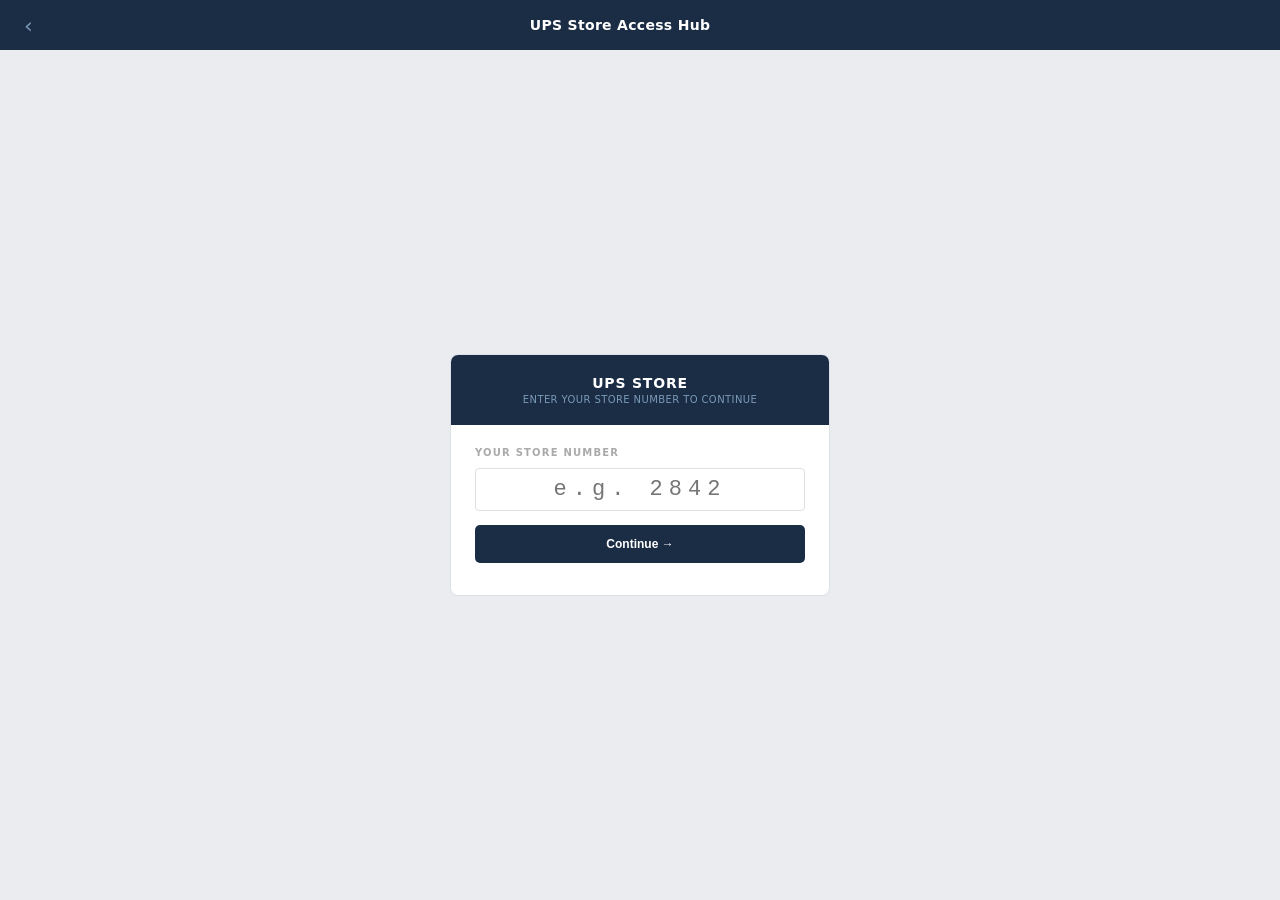
<file: template.html>
<!DOCTYPE html>
<html lang="en">
<head>
<meta charset="UTF-8">
<meta http-equiv="Cache-Control" content="no-cache, no-store, must-revalidate">
<meta http-equiv="Pragma" content="no-cache">
<meta http-equiv="Expires" content="0">
<meta name="theme-color" content="#1b2d45">
<meta name="viewport" content="width=device-width, initial-scale=1.0, maximum-scale=1.0, user-scalable=no">
<title>UPS Store Access Hub</title>
<script>
var QRCode;!function(){function a(a){this.mode=c.MODE_8BIT_BYTE,this.data=a,this.parsedData=[];for(var b=[],d=0,e=this.data.length;e>d;d++){var f=this.data.charCodeAt(d);f>65536?(b[0]=240|(1835008&f)>>>18,b[1]=128|(258048&f)>>>12,b[2]=128|(4032&f)>>>6,b[3]=128|63&f):f>2048?(b[0]=224|(61440&f)>>>12,b[1]=128|(4032&f)>>>6,b[2]=128|63&f):f>128?(b[0]=192|(1984&f)>>>6,b[1]=128|63&f):b[0]=f,this.parsedData=this.parsedData.concat(b)}this.parsedData.length!=this.data.length&&(this.parsedData.unshift(191),this.parsedData.unshift(187),this.parsedData.unshift(239))}function b(a,b){this.typeNumber=a,this.errorCorrectLevel=b,this.modules=null,this.moduleCount=0,this.dataCache=null,this.dataList=[]}function i(a,b){if(void 0==a.length)throw new Error(a.length+"/"+b);for(var c=0;c<a.length&&0==a[c];)c++;this.num=new Array(a.length-c+b);for(var d=0;d<a.length-c;d++)this.num[d]=a[d+c]}function j(a,b){this.totalCount=a,this.dataCount=b}function k(){this.buffer=[],this.length=0}function m(){return"undefined"!=typeof CanvasRenderingContext2D}function n(){var a=!1,b=navigator.userAgent;return/android/i.test(b)&&(a=!0,aMat=b.toString().match(/android ([0-9]\.[0-9])/i),aMat&&aMat[1]&&(a=parseFloat(aMat[1]))),a}function r(a,b){for(var c=1,e=s(a),f=0,g=l.length;g>=f;f++){var h=0;switch(b){case d.L:h=l[f][0];break;case d.M:h=l[f][1];break;case d.Q:h=l[f][2];break;case d.H:h=l[f][3]}if(h>=e)break;c++}if(c>l.length)throw new Error("Too long data");return c}function s(a){var b=encodeURI(a).toString().replace(/\%[0-9a-fA-F]{2}/g,"a");return b.length+(b.length!=a?3:0)}a.prototype={getLength:function(){return this.parsedData.length},write:function(a){for(var b=0,c=this.parsedData.length;c>b;b++)a.put(this.parsedData[b],8)}},b.prototype={addData:function(b){var c=new a(b);this.dataList.push(c),this.dataCache=null},isDark:function(a,b){if(0>a||this.moduleCount<=a||0>b||this.moduleCount<=b)throw new Error(a+","+b);return this.modules[a][b]},getModuleCount:function(){return this.moduleCount},make:function(){this.makeImpl(!1,this.getBestMaskPattern())},makeImpl:function(a,c){this.moduleCount=4*this.typeNumber+17,this.modules=new Array(this.moduleCount);for(var d=0;d<this.moduleCount;d++){this.modules[d]=new Array(this.moduleCount);for(var e=0;e<this.moduleCount;e++)this.modules[d][e]=null}this.setupPositionProbePattern(0,0),this.setupPositionProbePattern(this.moduleCount-7,0),this.setupPositionProbePattern(0,this.moduleCount-7),this.setupPositionAdjustPattern(),this.setupTimingPattern(),this.setupTypeInfo(a,c),this.typeNumber>=7&&this.setupTypeNumber(a),null==this.dataCache&&(this.dataCache=b.createData(this.typeNumber,this.errorCorrectLevel,this.dataList)),this.mapData(this.dataCache,c)},setupPositionProbePattern:function(a,b){for(var c=-1;7>=c;c++)if(!(-1>=a+c||this.moduleCount<=a+c))for(var d=-1;7>=d;d++)-1>=b+d||this.moduleCount<=b+d||(this.modules[a+c][b+d]=c>=0&&6>=c&&(0==d||6==d)||d>=0&&6>=d&&(0==c||6==c)||c>=2&&4>=c&&d>=2&&4>=d?!0:!1)},getBestMaskPattern:function(){for(var a=0,b=0,c=0;8>c;c++){this.makeImpl(!0,c);var d=f.getLostPoint(this);(0==c||a>d)&&(a=d,b=c)}return b},createMovieClip:function(a,b,c){var d=a.createEmptyMovieClip(b,c),e=1;this.make();for(var f=0;f<this.modules.length;f++)for(var g=f*e,h=0;h<this.modules[f].length;h++){var i=h*e,j=this.modules[f][h];j&&(d.beginFill(0,100),d.moveTo(i,g),d.lineTo(i+e,g),d.lineTo(i+e,g+e),d.lineTo(i,g+e),d.endFill())}return d},setupTimingPattern:function(){for(var a=8;a<this.moduleCount-8;a++)null==this.modules[a][6]&&(this.modules[a][6]=0==a%2);for(var b=8;b<this.moduleCount-8;b++)null==this.modules[6][b]&&(this.modules[6][b]=0==b%2)},setupPositionAdjustPattern:function(){for(var a=f.getPatternPosition(this.typeNumber),b=0;b<a.length;b++)for(var c=0;c<a.length;c++){var d=a[b],e=a[c];if(null==this.modules[d][e])for(var g=-2;2>=g;g++)for(var h=-2;2>=h;h++)this.modules[d+g][e+h]=-2==g||2==g||-2==h||2==h||0==g&&0==h?!0:!1}},setupTypeNumber:function(a){for(var b=f.getBCHTypeNumber(this.typeNumber),c=0;18>c;c++){var d=!a&&1==(1&b>>c);this.modules[Math.floor(c/3)][c%3+this.moduleCount-8-3]=d}for(var c=0;18>c;c++){var d=!a&&1==(1&b>>c);this.modules[c%3+this.moduleCount-8-3][Math.floor(c/3)]=d}},setupTypeInfo:function(a,b){for(var c=this.errorCorrectLevel<<3|b,d=f.getBCHTypeInfo(c),e=0;15>e;e++){var g=!a&&1==(1&d>>e);6>e?this.modules[e][8]=g:8>e?this.modules[e+1][8]=g:this.modules[this.moduleCount-15+e][8]=g}for(var e=0;15>e;e++){var g=!a&&1==(1&d>>e);8>e?this.modules[8][this.moduleCount-e-1]=g:9>e?this.modules[8][15-e-1+1]=g:this.modules[8][15-e-1]=g}this.modules[this.moduleCount-8][8]=!a},mapData:function(a,b){for(var c=-1,d=this.moduleCount-1,e=7,g=0,h=this.moduleCount-1;h>0;h-=2)for(6==h&&h--;;){for(var i=0;2>i;i++)if(null==this.modules[d][h-i]){var j=!1;g<a.length&&(j=1==(1&a[g]>>>e));var k=f.getMask(b,d,h-i);k&&(j=!j),this.modules[d][h-i]=j,e--,-1==e&&(g++,e=7)}if(d+=c,0>d||this.moduleCount<=d){d-=c,c=-c;break}}}},b.PAD0=236,b.PAD1=17,b.createData=function(a,c,d){for(var e=j.getRSBlocks(a,c),g=new k,h=0;h<d.length;h++){var i=d[h];g.put(i.mode,4),g.put(i.getLength(),f.getLengthInBits(i.mode,a)),i.write(g)}for(var l=0,h=0;h<e.length;h++)l+=e[h].dataCount;if(g.getLengthInBits()>8*l)throw new Error("code length overflow. ("+g.getLengthInBits()+">"+8*l+")");for(g.getLengthInBits()+4<=8*l&&g.put(0,4);0!=g.getLengthInBits()%8;)g.putBit(!1);for(;;){if(g.getLengthInBits()>=8*l)break;if(g.put(b.PAD0,8),g.getLengthInBits()>=8*l)break;g.put(b.PAD1,8)}return b.createBytes(g,e)},b.createBytes=function(a,b){for(var c=0,d=0,e=0,g=new Array(b.length),h=new Array(b.length),j=0;j<b.length;j++){var k=b[j].dataCount,l=b[j].totalCount-k;d=Math.max(d,k),e=Math.max(e,l),g[j]=new Array(k);for(var m=0;m<g[j].length;m++)g[j][m]=255&a.buffer[m+c];c+=k;var n=f.getErrorCorrectPolynomial(l),o=new i(g[j],n.getLength()-1),p=o.mod(n);h[j]=new Array(n.getLength()-1);for(var m=0;m<h[j].length;m++){var q=m+p.getLength()-h[j].length;h[j][m]=q>=0?p.get(q):0}}for(var r=0,m=0;m<b.length;m++)r+=b[m].totalCount;for(var s=new Array(r),t=0,m=0;d>m;m++)for(var j=0;j<b.length;j++)m<g[j].length&&(s[t++]=g[j][m]);for(var m=0;e>m;m++)for(var j=0;j<b.length;j++)m<h[j].length&&(s[t++]=h[j][m]);return s};for(var c={MODE_NUMBER:1,MODE_ALPHA_NUM:2,MODE_8BIT_BYTE:4,MODE_KANJI:8},d={L:1,M:0,Q:3,H:2},e={PATTERN000:0,PATTERN001:1,PATTERN010:2,PATTERN011:3,PATTERN100:4,PATTERN101:5,PATTERN110:6,PATTERN111:7},f={PATTERN_POSITION_TABLE:[[],[6,18],[6,22],[6,26],[6,30],[6,34],[6,22,38],[6,24,42],[6,26,46],[6,28,50],[6,30,54],[6,32,58],[6,34,62],[6,26,46,66],[6,26,48,70],[6,26,50,74],[6,30,54,78],[6,30,56,82],[6,30,58,86],[6,34,62,90],[6,28,50,72,94],[6,26,50,74,98],[6,30,54,78,102],[6,28,54,80,106],[6,32,58,84,110],[6,30,58,86,114],[6,34,62,90,118],[6,26,50,74,98,122],[6,30,54,78,102,126],[6,26,52,78,104,130],[6,30,56,82,108,134],[6,34,60,86,112,138],[6,30,58,86,114,142],[6,34,62,90,118,146],[6,30,54,78,102,126,150],[6,24,50,76,102,128,154],[6,28,54,80,106,132,158],[6,32,58,84,110,136,162],[6,26,54,82,110,138,166],[6,30,58,86,114,142,170]],G15:1335,G18:7973,G15_MASK:21522,getBCHTypeInfo:function(a){for(var b=a<<10;f.getBCHDigit(b)-f.getBCHDigit(f.G15)>=0;)b^=f.G15<<f.getBCHDigit(b)-f.getBCHDigit(f.G15);return(a<<10|b)^f.G15_MASK},getBCHTypeNumber:function(a){for(var b=a<<12;f.getBCHDigit(b)-f.getBCHDigit(f.G18)>=0;)b^=f.G18<<f.getBCHDigit(b)-f.getBCHDigit(f.G18);return a<<12|b},getBCHDigit:function(a){for(var b=0;0!=a;)b++,a>>>=1;return b},getPatternPosition:function(a){return f.PATTERN_POSITION_TABLE[a-1]},getMask:function(a,b,c){switch(a){case e.PATTERN000:return 0==(b+c)%2;case e.PATTERN001:return 0==b%2;case e.PATTERN010:return 0==c%3;case e.PATTERN011:return 0==(b+c)%3;case e.PATTERN100:return 0==(Math.floor(b/2)+Math.floor(c/3))%2;case e.PATTERN101:return 0==b*c%2+b*c%3;case e.PATTERN110:return 0==(b*c%2+b*c%3)%2;case e.PATTERN111:return 0==(b*c%3+(b+c)%2)%2;default:throw new Error("bad maskPattern:"+a)}},getErrorCorrectPolynomial:function(a){for(var b=new i([1],0),c=0;a>c;c++)b=b.multiply(new i([1,g.gexp(c)],0));return b},getLengthInBits:function(a,b){if(b>=1&&10>b)switch(a){case c.MODE_NUMBER:return 10;case c.MODE_ALPHA_NUM:return 9;case c.MODE_8BIT_BYTE:return 8;case c.MODE_KANJI:return 8;default:throw new Error("mode:"+a)}else if(27>b)switch(a){case c.MODE_NUMBER:return 12;case c.MODE_ALPHA_NUM:return 11;case c.MODE_8BIT_BYTE:return 16;case c.MODE_KANJI:return 10;default:throw new Error("mode:"+a)}else{if(!(41>b))throw new Error("type:"+b);switch(a){case c.MODE_NUMBER:return 14;case c.MODE_ALPHA_NUM:return 13;case c.MODE_8BIT_BYTE:return 16;case c.MODE_KANJI:return 12;default:throw new Error("mode:"+a)}}},getLostPoint:function(a){for(var b=a.getModuleCount(),c=0,d=0;b>d;d++)for(var e=0;b>e;e++){for(var f=0,g=a.isDark(d,e),h=-1;1>=h;h++)if(!(0>d+h||d+h>=b))for(var i=-1;1>=i;i++)0>e+i||e+i>=b||(0!=h||0!=i)&&g==a.isDark(d+h,e+i)&&f++;f>5&&(c+=3+f-5)}for(var d=0;b-1>d;d++)for(var e=0;b-1>e;e++){var j=0;a.isDark(d,e)&&j++,a.isDark(d+1,e)&&j++,a.isDark(d,e+1)&&j++,a.isDark(d+1,e+1)&&j++,(0==j||4==j)&&(c+=3)}for(var d=0;b>d;d++)for(var e=0;b-6>e;e++)a.isDark(d,e)&&!a.isDark(d,e+1)&&a.isDark(d,e+2)&&a.isDark(d,e+3)&&a.isDark(d,e+4)&&!a.isDark(d,e+5)&&a.isDark(d,e+6)&&(c+=40);for(var e=0;b>e;e++)for(var d=0;b-6>d;d++)a.isDark(d,e)&&!a.isDark(d+1,e)&&a.isDark(d+2,e)&&a.isDark(d+3,e)&&a.isDark(d+4,e)&&!a.isDark(d+5,e)&&a.isDark(d+6,e)&&(c+=40);for(var k=0,e=0;b>e;e++)for(var d=0;b>d;d++)a.isDark(d,e)&&k++;var l=Math.abs(100*k/b/b-50)/5;return c+=10*l}},g={glog:function(a){if(1>a)throw new Error("glog("+a+")");return g.LOG_TABLE[a]},gexp:function(a){for(;0>a;)a+=255;for(;a>=256;)a-=255;return g.EXP_TABLE[a]},EXP_TABLE:new Array(256),LOG_TABLE:new Array(256)},h=0;8>h;h++)g.EXP_TABLE[h]=1<<h;for(var h=8;256>h;h++)g.EXP_TABLE[h]=g.EXP_TABLE[h-4]^g.EXP_TABLE[h-5]^g.EXP_TABLE[h-6]^g.EXP_TABLE[h-8];for(var h=0;255>h;h++)g.LOG_TABLE[g.EXP_TABLE[h]]=h;i.prototype={get:function(a){return this.num[a]},getLength:function(){return this.num.length},multiply:function(a){for(var b=new Array(this.getLength()+a.getLength()-1),c=0;c<this.getLength();c++)for(var d=0;d<a.getLength();d++)b[c+d]^=g.gexp(g.glog(this.get(c))+g.glog(a.get(d)));return new i(b,0)},mod:function(a){if(this.getLength()-a.getLength()<0)return this;for(var b=g.glog(this.get(0))-g.glog(a.get(0)),c=new Array(this.getLength()),d=0;d<this.getLength();d++)c[d]=this.get(d);for(var d=0;d<a.getLength();d++)c[d]^=g.gexp(g.glog(a.get(d))+b);return new i(c,0).mod(a)}},j.RS_BLOCK_TABLE=[[1,26,19],[1,26,16],[1,26,13],[1,26,9],[1,44,34],[1,44,28],[1,44,22],[1,44,16],[1,70,55],[1,70,44],[2,35,17],[2,35,13],[1,100,80],[2,50,32],[2,50,24],[4,25,9],[1,134,108],[2,67,43],[2,33,15,2,34,16],[2,33,11,2,34,12],[2,86,68],[4,43,27],[4,43,19],[4,43,15],[2,98,78],[4,49,31],[2,32,14,4,33,15],[4,39,13,1,40,14],[2,121,97],[2,60,38,2,61,39],[4,40,18,2,41,19],[4,40,14,2,41,15],[2,146,116],[3,58,36,2,59,37],[4,36,16,4,37,17],[4,36,12,4,37,13],[2,86,68,2,87,69],[4,69,43,1,70,44],[6,43,19,2,44,20],[6,43,15,2,44,16],[4,101,81],[1,80,50,4,81,51],[4,50,22,4,51,23],[3,36,12,8,37,13],[2,116,92,2,117,93],[6,58,36,2,59,37],[4,46,20,6,47,21],[7,42,14,4,43,15],[4,133,107],[8,59,37,1,60,38],[8,44,20,4,45,21],[12,33,11,4,34,12],[3,145,115,1,146,116],[4,64,40,5,65,41],[11,36,16,5,37,17],[11,36,12,5,37,13],[5,109,87,1,110,88],[5,65,41,5,66,42],[5,54,24,7,55,25],[11,36,12],[5,122,98,1,123,99],[7,73,45,3,74,46],[15,43,19,2,44,20],[3,45,15,13,46,16],[1,135,107,5,136,108],[10,74,46,1,75,47],[1,50,22,15,51,23],[2,42,14,17,43,15],[5,150,120,1,151,121],[9,69,43,4,70,44],[17,50,22,1,51,23],[2,42,14,19,43,15],[3,141,113,4,142,114],[3,70,44,11,71,45],[17,47,21,4,48,22],[9,39,13,16,40,14],[3,135,107,5,136,108],[3,67,41,13,68,42],[15,54,24,5,55,25],[15,43,15,10,44,16],[4,144,116,4,145,117],[17,68,42],[17,50,22,6,51,23],[19,46,16,6,47,17],[2,139,111,7,140,112],[17,74,46],[7,54,24,16,55,25],[34,37,13],[4,151,121,5,152,122],[4,75,47,14,76,48],[11,54,24,14,55,25],[16,45,15,14,46,16],[6,147,117,4,148,118],[6,73,45,14,74,46],[11,54,24,16,55,25],[30,46,16,2,47,17],[8,132,106,4,133,107],[8,75,47,13,76,48],[7,54,24,22,55,25],[22,45,15,13,46,16],[10,142,114,2,143,115],[19,74,46,4,75,47],[28,50,22,6,51,23],[33,46,16,4,47,17],[8,152,122,4,153,123],[22,73,45,3,74,46],[8,53,23,26,54,24],[12,45,15,28,46,16],[3,147,117,10,148,118],[3,73,45,23,74,46],[4,54,24,31,55,25],[11,45,15,31,46,16],[7,146,116,7,147,117],[21,73,45,7,74,46],[1,53,23,37,54,24],[19,45,15,26,46,16],[5,145,115,10,146,116],[19,75,47,10,76,48],[15,54,24,25,55,25],[23,45,15,25,46,16],[13,145,115,3,146,116],[2,74,46,29,75,47],[42,54,24,1,55,25],[23,45,15,28,46,16],[17,145,115],[10,74,46,23,75,47],[10,54,24,35,55,25],[19,45,15,35,46,16],[17,145,115,1,146,116],[14,74,46,21,75,47],[29,54,24,19,55,25],[11,45,15,46,46,16],[13,145,115,6,146,116],[14,74,46,23,75,47],[44,54,24,7,55,25],[59,46,16,1,47,17],[12,151,121,7,152,122],[12,75,47,26,76,48],[39,54,24,14,55,25],[22,45,15,41,46,16],[6,151,121,14,152,122],[6,75,47,34,76,48],[46,54,24,10,55,25],[2,45,15,64,46,16],[17,152,122,4,153,123],[29,74,46,14,75,47],[49,54,24,10,55,25],[24,45,15,46,46,16],[4,152,122,18,153,123],[13,74,46,32,75,47],[48,54,24,14,55,25],[42,45,15,32,46,16],[20,147,117,4,148,118],[40,75,47,7,76,48],[43,54,24,22,55,25],[10,45,15,67,46,16],[19,148,118,6,149,119],[18,75,47,31,76,48],[34,54,24,34,55,25],[20,45,15,61,46,16]],j.getRSBlocks=function(a,b){var c=j.getRsBlockTable(a,b);if(void 0==c)throw new Error("bad rs block @ typeNumber:"+a+"/errorCorrectLevel:"+b);for(var d=c.length/3,e=[],f=0;d>f;f++)for(var g=c[3*f+0],h=c[3*f+1],i=c[3*f+2],k=0;g>k;k++)e.push(new j(h,i));return e},j.getRsBlockTable=function(a,b){switch(b){case d.L:return j.RS_BLOCK_TABLE[4*(a-1)+0];case d.M:return j.RS_BLOCK_TABLE[4*(a-1)+1];case d.Q:return j.RS_BLOCK_TABLE[4*(a-1)+2];case d.H:return j.RS_BLOCK_TABLE[4*(a-1)+3];default:return void 0}},k.prototype={get:function(a){var b=Math.floor(a/8);return 1==(1&this.buffer[b]>>>7-a%8)},put:function(a,b){for(var c=0;b>c;c++)this.putBit(1==(1&a>>>b-c-1))},getLengthInBits:function(){return this.length},putBit:function(a){var b=Math.floor(this.length/8);this.buffer.length<=b&&this.buffer.push(0),a&&(this.buffer[b]|=128>>>this.length%8),this.length++}};var l=[[17,14,11,7],[32,26,20,14],[53,42,32,24],[78,62,46,34],[106,84,60,44],[134,106,74,58],[154,122,86,64],[192,152,108,84],[230,180,130,98],[271,213,151,119],[321,251,177,137],[367,287,203,155],[425,331,241,177],[458,362,258,194],[520,412,292,220],[586,450,322,250],[644,504,364,280],[718,560,394,310],[792,624,442,338],[858,666,482,382],[929,711,509,403],[1003,779,565,439],[1091,857,611,461],[1171,911,661,511],[1273,997,715,535],[1367,1059,751,593],[1465,1125,805,625],[1528,1190,868,658],[1628,1264,908,698],[1732,1370,982,742],[1840,1452,1030,790],[1952,1538,1112,842],[2068,1628,1168,898],[2188,1722,1228,958],[2303,1809,1283,983],[2431,1911,1351,1051],[2563,1989,1423,1093],[2699,2099,1499,1139],[2809,2213,1579,1219],[2953,2331,1663,1273]],o=function(){var a=function(a,b){this._el=a,this._htOption=b};return a.prototype.draw=function(a){function g(a,b){var c=document.createElementNS("http://www.w3.org/2000/svg",a);for(var d in b)b.hasOwnProperty(d)&&c.setAttribute(d,b[d]);return c}var b=this._htOption,c=this._el,d=a.getModuleCount();Math.floor(b.width/d),Math.floor(b.height/d),this.clear();var h=g("svg",{viewBox:"0 0 "+String(d)+" "+String(d),width:"100%",height:"100%",fill:b.colorLight});h.setAttributeNS("http://www.w3.org/2000/xmlns/","xmlns:xlink","http://www.w3.org/1999/xlink"),c.appendChild(h),h.appendChild(g("rect",{fill:b.colorDark,width:"1",height:"1",id:"template"}));for(var i=0;d>i;i++)for(var j=0;d>j;j++)if(a.isDark(i,j)){var k=g("use",{x:String(i),y:String(j)});k.setAttributeNS("http://www.w3.org/1999/xlink","href","#template"),h.appendChild(k)}},a.prototype.clear=function(){for(;this._el.hasChildNodes();)this._el.removeChild(this._el.lastChild)},a}(),p="svg"===document.documentElement.tagName.toLowerCase(),q=p?o:m()?function(){function a(){this._elImage.src=this._elCanvas.toDataURL("image/png"),this._elImage.style.display="block",this._elCanvas.style.display="none"}function d(a,b){var c=this;if(c._fFail=b,c._fSuccess=a,null===c._bSupportDataURI){var d=document.createElement("img"),e=function(){c._bSupportDataURI=!1,c._fFail&&_fFail.call(c)},f=function(){c._bSupportDataURI=!0,c._fSuccess&&c._fSuccess.call(c)};return d.onabort=e,d.onerror=e,d.onload=f,d.src="[data-uri]",void 0}c._bSupportDataURI===!0&&c._fSuccess?c._fSuccess.call(c):c._bSupportDataURI===!1&&c._fFail&&c._fFail.call(c)}if(this._android&&this._android<=2.1){var b=1/window.devicePixelRatio,c=CanvasRenderingContext2D.prototype.drawImage;CanvasRenderingContext2D.prototype.drawImage=function(a,d,e,f,g,h,i,j){if("nodeName"in a&&/img/i.test(a.nodeName))for(var l=arguments.length-1;l>=1;l--)arguments[l]=arguments[l]*b;else"undefined"==typeof j&&(arguments[1]*=b,arguments[2]*=b,arguments[3]*=b,arguments[4]*=b);c.apply(this,arguments)}}var e=function(a,b){this._bIsPainted=!1,this._android=n(),this._htOption=b,this._elCanvas=document.createElement("canvas"),this._elCanvas.width=b.width,this._elCanvas.height=b.height,a.appendChild(this._elCanvas),this._el=a,this._oContext=this._elCanvas.getContext("2d"),this._bIsPainted=!1,this._elImage=document.createElement("img"),this._elImage.style.display="none",this._el.appendChild(this._elImage),this._bSupportDataURI=null};return e.prototype.draw=function(a){var b=this._elImage,c=this._oContext,d=this._htOption,e=a.getModuleCount(),f=d.width/e,g=d.height/e,h=Math.round(f),i=Math.round(g);b.style.display="none",this.clear();for(var j=0;e>j;j++)for(var k=0;e>k;k++){var l=a.isDark(j,k),m=k*f,n=j*g;c.strokeStyle=l?d.colorDark:d.colorLight,c.lineWidth=1,c.fillStyle=l?d.colorDark:d.colorLight,c.fillRect(m,n,f,g),c.strokeRect(Math.floor(m)+.5,Math.floor(n)+.5,h,i),c.strokeRect(Math.ceil(m)-.5,Math.ceil(n)-.5,h,i)}this._bIsPainted=!0},e.prototype.makeImage=function(){this._bIsPainted&&d.call(this,a)},e.prototype.isPainted=function(){return this._bIsPainted},e.prototype.clear=function(){this._oContext.clearRect(0,0,this._elCanvas.width,this._elCanvas.height),this._bIsPainted=!1},e.prototype.round=function(a){return a?Math.floor(1e3*a)/1e3:a},e}():function(){var a=function(a,b){this._el=a,this._htOption=b};return a.prototype.draw=function(a){for(var b=this._htOption,c=this._el,d=a.getModuleCount(),e=Math.floor(b.width/d),f=Math.floor(b.height/d),g=['<table style="border:0;border-collapse:collapse;">'],h=0;d>h;h++){g.push("<tr>");for(var i=0;d>i;i++)g.push('<td style="border:0;border-collapse:collapse;padding:0;margin:0;width:'+e+"px;height:"+f+"px;background-color:"+(a.isDark(h,i)?b.colorDark:b.colorLight)+';"></td>');g.push("</tr>")}g.push("</table>"),c.innerHTML=g.join("");var j=c.childNodes[0],k=(b.width-j.offsetWidth)/2,l=(b.height-j.offsetHeight)/2;k>0&&l>0&&(j.style.margin=l+"px "+k+"px")},a.prototype.clear=function(){this._el.innerHTML=""},a}();QRCode=function(a,b){if(this._htOption={width:256,height:256,typeNumber:4,colorDark:"#000000",colorLight:"#ffffff",correctLevel:d.H},"string"==typeof b&&(b={text:b}),b)for(var c in b)this._htOption[c]=b[c];"string"==typeof a&&(a=document.getElementById(a)),this._android=n(),this._el=a,this._oQRCode=null,this._oDrawing=new q(this._el,this._htOption),this._htOption.text&&this.makeCode(this._htOption.text)},QRCode.prototype.makeCode=function(a){this._oQRCode=new b(r(a,this._htOption.correctLevel),this._htOption.correctLevel),this._oQRCode.addData(a),this._oQRCode.make(),this._el.title=a,this._oDrawing.draw(this._oQRCode),this.makeImage()},QRCode.prototype.makeImage=function(){"function"==typeof this._oDrawing.makeImage&&(!this._android||this._android>=3)&&this._oDrawing.makeImage()},QRCode.prototype.clear=function(){this._oDrawing.clear()},QRCode.CorrectLevel=d}();</script>
<style>
* { box-sizing: border-box; margin: 0; padding: 0; }
body { font-family: 'Segoe UI', system-ui, sans-serif; background: #eaecef; color: #111; font-size: 13px; min-height: 100vh; }
header { background: #1b2d45; color: #fff; padding: 0 24px; height: 50px; display: flex; align-items: center; justify-content: space-between; position: sticky; top: 0; z-index: 50; }
header h1 { font-size: 14px; font-weight: 600; letter-spacing: .3px; }
.hdr-right { display: flex; align-items: center; gap: 10px; }
#sync-st { font-size: 10px; color: #7a9ab8; }
#flash { font-size: 11px; color: #5cb85c; opacity: 0; transition: opacity .4s; }
#flash.on { opacity: 1; }
.hdr-btn { background: rgba(255,255,255,.1); border: 1px solid rgba(255,255,255,.2); color: #fff; font-size: 11px; padding: 5px 12px; border-radius: 4px; cursor: pointer; display: none; }
.hdr-btn:hover { background: rgba(255,255,255,.2); }
#login-screen { display: flex; align-items: center; justify-content: center; min-height: calc(100vh - 50px); padding: 24px 16px; }
.lc { background: #fff; border: 1px solid #dde0e5; border-radius: 8px; width: 100%; max-width: 380px; overflow: hidden; }
.lc-head { background: #1b2d45; color: #fff; padding: 20px 24px; text-align: center; }
.lc-head .store { font-size: 14px; font-weight: 700; letter-spacing: .8px; }
.lc-head .sub { font-size: 10px; color: #7a9ab8; margin-top: 3px; text-transform: uppercase; letter-spacing: .4px; }
.lc-body { padding: 22px 24px 24px; }
.step-lbl { font-size: 10px; font-weight: 700; text-transform: uppercase; letter-spacing: 1.2px; color: #aaa; margin-bottom: 10px; }
.role-grid { display: grid; grid-template-columns: 1fr 1fr; gap: 8px; margin-bottom: 18px; }
.role-btn { background: #f4f6f9; border: 1.5px solid #dde0e5; border-radius: 5px; padding: 14px 10px; cursor: pointer; text-align: center; font-size: 12px; font-weight: 700; color: #2a4060; transition: all .15s; }
.role-btn .ri { font-size: 20px; display: block; margin-bottom: 5px; }
.role-btn:hover, .role-btn.sel { border-color: #1b2d45; background: #1b2d45; color: #fff; }
#pin-wrap { display: none; }
#pin-wrap.show { display: block; }
.pin-dots { display: flex; justify-content: center; gap: 12px; margin: 14px 0 16px; }
.pin-dot { width: 14px; height: 14px; border-radius: 50%; border: 2px solid #c0c8d4; background: transparent; transition: all .1s; }
.pin-dot.on { background: #1b2d45; border-color: #1b2d45; }
.keypad { display: grid; grid-template-columns: repeat(3,1fr); gap: 7px; }
.key { background: #f4f6f9; border: 1px solid #dde0e5; border-radius: 5px; padding: 13px; text-align: center; font-size: 16px; font-weight: 500; cursor: pointer; color: #1b2d45; user-select: none; }
.key:hover { background: #e4e9f0; }
.key.del { font-size: 14px; color: #888; }
.key.blank { background: transparent; border-color: transparent; cursor: default; }
#pin-err { font-size: 11px; color: #c0392b; text-align: center; margin-top: 10px; min-height: 16px; }
#main-screen { display: none; }
.tabbar { background: #1b2d45; display: flex; padding-left: 20px; border-top: 1px solid #111e2e; }
.tab-btn { background: none; border: none; border-bottom: 2px solid transparent; color: #7a9ab8; font-size: 12px; padding: 10px 16px; cursor: pointer; }
.tab-btn.active { color: #fff; border-bottom-color: #fff; font-weight: 600; }
.tab-right { margin-left: auto; display: flex; align-items: center; padding-right: 20px; }
.role-pill { background: rgba(255,255,255,.1); color: #fff; font-size: 10px; font-weight: 600; padding: 3px 9px; border-radius: 20px; }
.wrap { max-width: 1160px; margin: 0 auto; padding: 20px 20px 48px; }
.tab-panel { display: none; }
.tab-panel.active { display: block; }
.hint { font-size: 11px; color: #888; margin-bottom: 16px; }
.creds-grid { display: grid; grid-template-columns: repeat(auto-fill,minmax(340px,1fr)); gap: 10px; }
.links-grid { display: grid; grid-template-columns: repeat(auto-fill,minmax(155px,1fr)); gap: 10px; }
.cred-card { background: #fff; border: 1px solid #dde0e5; border-radius: 5px; overflow: hidden; }
.cc-head { background: #1b2d45; color: #0498BC; padding: 10px 14px; font-size: 13px; font-weight: 700; }
.cc-sub { font-size: 9px; font-weight: 400; color: #7fc4d6; margin-top: 2px; }
.title-inp { background: transparent; border: none; outline: none; color: #0498BC; font-size: 13px; font-weight: 700; width: 100%; font-family: inherit; }
.del-btn { background: rgba(255,255,255,.1); border: 1px solid rgba(255,255,255,.2); color: #fff; width: 22px; height: 22px; border-radius: 4px; font-size: 11px; cursor: pointer; flex-shrink: 0; display: flex; align-items: center; justify-content: center; }
.del-btn:hover { background: #c0392b; border-color: #c0392b; }
.fr { display: flex; align-items: center; gap: 10px; padding: 10px 14px; border-bottom: 1px solid #f2f2f2; cursor: pointer; }
.fr:last-child { border-bottom: none; }
.fr-lbl { font-size: 10px; font-weight: 700; text-transform: uppercase; letter-spacing: 1px; color: #0498BC; width: 42px; flex-shrink: 0; }
.pass-inp { font-family: 'Courier New',monospace; font-size: 12px; font-weight: 700; color: #0498BC; flex: 1; border: none; outline: none; min-width: 0; background: #FFEE00; padding: 2px 6px; border-radius: 4px; }
.user-inp { font-family: 'Courier New',monospace; font-size: 12px; font-weight: 700; color: #0498BC; flex: 1; border: none; outline: none; min-width: 0; background: transparent; border-bottom: 1.5px dashed #b0becc; padding: 0 0 1px; }
.fr-qr { flex-shrink: 0; cursor: pointer; }
.fr-qr table, #qm-qr table { border-collapse: collapse; }
.fr-qr table td, #qm-qr table td { padding: 0; }
.add-tile { background: #fff; border: 2px dashed #dde0e5; border-radius: 5px; display: flex; align-items: center; justify-content: center; min-height: 118px; cursor: pointer; color: #bbb; font-size: 13px; font-weight: 700; transition: all .15s; }
.add-tile:hover { border-color: #0498BC; color: #0498BC; }
.form-lbl { font-size: 9px; font-weight: 700; text-transform: uppercase; letter-spacing: 1px; color: #bbb; margin: 12px 0 4px; }
.form-inp { width: 100%; font-family: 'Courier New',monospace; font-size: 12px; padding: 8px 10px; border: 1px solid #dde0e5; border-radius: 4px; outline: none; }
.btn-pri { background: #1b2d45; color: #fff; border: none; border-radius: 5px; padding: 9px 20px; font-size: 12px; font-weight: 600; cursor: pointer; }
.btn-pri:hover { background: #243d5e; }
.btn-teal { background: #0498BC; color: #fff; border: none; border-radius: 5px; padding: 9px 20px; font-size: 12px; font-weight: 600; cursor: pointer; text-decoration: none; display: inline-block; }
.btn-teal:hover { background: #0380a0; }
.btn-sec { background: transparent; color: #888; border: 1px solid #dde0e5; border-radius: 5px; padding: 9px; font-size: 12px; cursor: pointer; }
.btn-danger { background: transparent; color: #c0392b; border: 1px solid #f5c6c6; border-radius: 5px; padding: 9px 16px; font-size: 12px; cursor: pointer; }
.link-card { background: #fff; border: 1px solid #dde0e5; border-radius: 5px; padding: 13px 11px 11px; text-align: center; }
.link-card .ln { font-size: 13px; font-weight: 700; color: #0498BC; margin-bottom: 3px; }
.link-card .lu { font-size: 9px; color: #bbb; word-break: break-all; margin-bottom: 9px; line-height: 1.4; }
.settings-stack { display: flex; flex-direction: column; gap: 12px; max-width: 500px; }
.sc { background: #fff; border: 1px solid #dde0e5; border-radius: 5px; overflow: hidden; }
.sc-head { background: #1b2d45; color: #0498BC; padding: 10px 14px; font-size: 13px; font-weight: 700; }
.sc-head-sub { font-size: 9px; font-weight: 400; color: #7fc4d6; margin-top: 2px; }
.sc-body { padding: 16px; }
.pin-field { margin-bottom: 14px; }
.pin-field label { display: block; font-size: 10px; color: #888; margin-bottom: 5px; }
.pin-field input { font-family: 'Courier New',monospace; font-size: 20px; letter-spacing: 10px; width: 100%; padding: 8px 12px; border: 1px solid #dde0e5; border-radius: 4px; outline: none; }
#pin-badge { display: none; font-size: 11px; color: #5cb85c; margin-left: 8px; }
.zone-lbl { font-size: 10px; font-weight: 700; text-transform: uppercase; letter-spacing: 1px; color: #0498BC; margin: 16px 0 8px; padding-top: 14px; border-top: 1px solid #dde0e5; }
.zone-lbl:first-of-type { margin-top: 0; padding-top: 0; border-top: none; }
.notes-ta { width: 100%; font-family: 'Courier New',monospace; font-size: 11px; padding: 10px 12px; border: 1px solid #dde0e5; border-radius: 5px; outline: none; resize: vertical; line-height: 1.8; }
.btn-row { display: flex; align-items: center; gap: 10px; margin-bottom: 10px; flex-wrap: wrap; }
.store-card { background:#f4f6f9; border:1.5px solid #dde0e5; border-radius:5px; padding:13px 12px 13px 16px; cursor:pointer; display:flex; align-items:center; gap:10px; margin-bottom:8px; transition:all .15s; user-select:none; -webkit-user-select:none; }
.store-card:active { border-color:#1b2d45; background:#1b2d45; }
.store-card .sc-num { font-size:14px; font-weight:700; color:#1b2d45; flex:1; }
.store-card:active .sc-num { color:#fff; }
.store-card .sc-rm { color:#bbb; font-size:11px; font-weight:700; padding:4px 9px; border-radius:4px; background:rgba(0,0,0,.06); border:1px solid rgba(0,0,0,.08); flex-shrink:0; }
.store-card:active .sc-rm { background:rgba(255,255,255,.15); border-color:rgba(255,255,255,.2); color:#fff; }
#copy-msg { font-size: 11px; color: #5cb85c; display: none; }
#qr-modal { display: none; position: fixed; inset: 0; background: rgba(0,0,0,.82); align-items: center; justify-content: center; z-index: 999; padding: 20px; }
#qr-modal.show { display: flex; }
.qm-card { background: #fff; border-radius: 10px; padding: 22px 22px 18px; text-align: center; max-width: 310px; width: 100%; }
.qm-label { font-size: 13px; font-weight: 700; color: #1b2d45; margin-bottom: 3px; }
.qm-text { font-size: 10px; color: #bbb; margin-bottom: 14px; font-family: 'Courier New',monospace; word-break: break-all; line-height: 1.5; }
.qm-close { background: #1b2d45; color: #fff; border: none; border-radius: 5px; padding: 9px 28px; font-size: 12px; cursor: pointer; margin-top: 16px; }
#qm-qr { display: flex; justify-content: center; }

.pass-wrap { display:flex; align-items:center; flex:1; min-width:0; background:#FFEE00; border-radius:4px; padding:0 4px 0 0; }
.pass-wrap .pass-inp { background:transparent; border-radius:4px; padding:2px 4px; flex:1; }
.eye-btn { background:none; border:none; cursor:pointer; color:#666; font-size:11px; padding:0 4px; flex-shrink:0; font-weight:600; }
.eye-btn:hover { color:#1b2d45; }
.copy-field-btn { background:none; border:1px solid #c0c8d4; border-radius:3px; cursor:pointer; color:#888; font-size:9px; padding:2px 5px; flex-shrink:0; white-space:nowrap; }
.copy-field-btn:hover { background:#f4f6f9; color:#1b2d45; border-color:#1b2d45; }
.copy-field-btn.copied { color:#5cb85c; border-color:#5cb85c; }
.user-lock-btn { background:rgba(0,0,0,.05); border:1px solid #dde0e5; color:#999; font-size:9px; padding:2px 6px; border-radius:3px; cursor:pointer; flex-shrink:0; white-space:nowrap; }
.user-lock-btn:hover { background:#e8f4fb; border-color:#0498BC; color:#0498BC; }
.user-lock-btn.editing { background:#fff3cd; border-color:#ffc107; color:#856404; }
</style>
</head>
<body>

<header>
  <a href="index.html" style="color:#7a9ab8;font-size:22px;text-decoration:none;padding:2px 8px 2px 0;flex-shrink:0">&#x2039;</a>
  <h1 id="main-h1">UPS Store Access Hub</h1>
  <div class="hdr-right">
    <span id="sync-st"></span>
    <span id="flash">&#10003; Saved</span>
    <button class="hdr-btn" id="lock-btn" onclick="lockScreen()">&#128274; Lock</button>
  </div>
</header>

<div id="login-screen">
  <div class="lc">
    <div class="lc-head">
      <div class="store" id="login-store-name">UPS STORE</div>
      <div class="sub" id="login-store-sub">Enter your store number to continue</div>
    </div>
    <div class="lc-body">

      <!-- Step 0: Saved stores (shown on return visits) -->
      <div id="saved-stores-step" style="display:none">
        <div class="step-lbl">Your Stores</div>
        <div id="saved-store-list"></div>
        <button onclick="showEnterStore()" style="width:100%;background:#f4f6f9;border:1.5px dashed #c0c8d4;border-radius:5px;padding:12px;font-size:12px;font-weight:700;color:#888;cursor:pointer;margin-top:4px">+ Enter Different Store Number</button>
      </div>

      <!-- Step 1: Store number -->
      <div id="store-select-step" style="display:none">
        <div class="step-lbl">Your Store Number</div>
        <input id="store-number-input" class="form-inp" placeholder="e.g. 2842" inputmode="numeric" maxlength="6"
          style="font-size:22px;letter-spacing:6px;text-align:center;margin-bottom:14px;"
          oninput="this.value=this.value.replace(/[^0-9]/g,'')"
        >
        <button class="btn-pri" style="width:100%;padding:12px;" onclick="confirmStoreNumber()">Continue &#8594;</button>
        <div id="store-err" style="font-size:11px;color:#c0392b;margin-top:8px;text-align:center;"></div>
        <div id="back-to-stores" style="display:none;text-align:center;margin-top:10px">
          <button onclick="showSavedStores()" style="background:none;border:none;color:#aaa;font-size:11px;cursor:pointer">&#8592; Back to store list</button>
        </div>
      </div>

      <!-- Step 2: Role + PIN (hidden until store confirmed) -->
      <div id="role-pin-step" style="display:none;">
        <div class="step-lbl">Who are you?</div>
        <div class="role-grid">
          <div class="role-btn" onclick="pickRole('o',this)"><span class="ri">&#128273;</span>Owner</div>
          <div class="role-btn" onclick="pickRole('e',this)"><span class="ri">&#128100;</span>Employee</div>
        </div>
        <div id="pin-wrap">
          <div class="step-lbl">Enter PIN</div>
          <div class="pin-dots" id="pin-dots"></div>
          <div class="keypad" id="keypad"></div>
          <div id="pin-err"></div>
        </div>
        <div style="text-align:center;margin-top:14px;">
          <button onclick="resetStoreSelect()" style="background:none;border:none;color:#aaa;font-size:11px;cursor:pointer;">&#8592; Change store number</button>
        </div>
      </div>

    </div>
  </div>
</div>

<div id="main-screen">
  <div class="tabbar">
    <button class="tab-btn active" data-tab="creds" onclick="switchTab('creds')">Credentials</button>
    <button class="tab-btn" data-tab="portals" onclick="switchTab('portals')">Portals</button>
    <button class="tab-btn" id="settings-tab" data-tab="settings" onclick="switchTab('settings')" style="display:none">Settings</button>
    <div class="tab-right"><span class="role-pill" id="role-pill"></span></div>
  </div>
  <div class="wrap">
    <div class="tab-panel active" id="panel-creds">
      <div class="hint" id="creds-hint"></div>
      <div class="creds-grid" id="accts-grid"></div>
    </div>
    <div class="tab-panel" id="panel-portals">
      <div style="font-size:10px;font-weight:700;text-transform:uppercase;letter-spacing:1.2px;color:#888;margin-bottom:10px;">Store Tools</div>
      <a href="zreport.html" style="display:flex;align-items:center;gap:14px;background:#fff;border:1px solid #dde0e5;border-radius:6px;padding:13px 14px;margin-bottom:9px;text-decoration:none;color:#111;transition:all .12s;" ontouchstart="" onmouseenter="this.style.borderColor='#28a745'" onmouseleave="this.style.borderColor='#dde0e5'">
        <div style="width:40px;height:40px;border-radius:8px;background:#edfaf0;border:1px solid #28a745;display:flex;align-items:center;justify-content:center;font-size:20px;flex-shrink:0">📊</div>
        <div style="flex:1">
          <div style="font-size:13px;font-weight:700;color:#1b2d45;margin-bottom:2px">Z Report</div>
          <div style="font-size:11px;color:#888">Daily submission · Monthly &amp; yearly totals</div>
        </div>
        <span style="font-size:9px;font-weight:800;text-transform:uppercase;letter-spacing:.5px;padding:3px 8px;border-radius:20px;background:#edfaf0;color:#28a745;flex-shrink:0">Daily</span>
        <div style="color:#ccc;font-size:18px">›</div>
      </a>
      <a href="royalty.html" style="display:flex;align-items:center;gap:14px;background:#fff;border:1px solid #dde0e5;border-radius:6px;padding:13px 14px;margin-bottom:14px;text-decoration:none;color:#111;transition:all .12s;" ontouchstart="" onmouseenter="this.style.borderColor='#f97316'" onmouseleave="this.style.borderColor='#dde0e5'">
        <div style="width:40px;height:40px;border-radius:8px;background:#fff3ec;border:1px solid #f97316;display:flex;align-items:center;justify-content:center;font-size:20px;flex-shrink:0">📋</div>
        <div style="flex:1">
          <div style="font-size:13px;font-weight:700;color:#1b2d45;margin-bottom:2px">Royalty &amp; Stamps</div>
          <div style="font-size:11px;color:#888">Monthly royalty helper · Stamp inventory · Metered mail</div>
        </div>
        <span style="font-size:9px;font-weight:800;text-transform:uppercase;letter-spacing:.5px;padding:3px 8px;border-radius:20px;background:#fff3ec;color:#f97316;flex-shrink:0">Monthly</span>
        <div style="color:#ccc;font-size:18px">›</div>
      </a>
      <div style="font-size:10px;font-weight:700;text-transform:uppercase;letter-spacing:1.2px;color:#888;margin-bottom:10px;">UPS Portals</div>
      <div class="links-grid" id="portals-grid"></div>
    </div>
    <div class="tab-panel" id="panel-settings">
      <div class="settings-stack">

        <div class="sc">
          <div class="sc-head">Getting Started</div>
          <div class="sc-body">
            <div style="font-size:12px;color:#444;line-height:1.9;">
              <strong style="color:#0498BC;">1. Set your PINs</strong><br>
              Below in PIN Settings — choose a 4-digit Owner PIN and Employee PIN.<br><br>
              <strong style="color:#0498BC;">2. Fill in your credentials</strong><br>
              Go to the Credentials tab — tap any title, username, or password field to edit. QR codes generate automatically.<br><br>
              <strong style="color:#0498BC;">3. Add or remove profiles</strong><br>
              Owner login only — tap + Add Account to create new profiles, or X to delete ones you don't need.<br><br>
              <strong style="color:#0498BC;">4. Save your Hub Link</strong><br>
              Settings → Your Hub Link → Copy and save it in Apple Notes or Google Keep. If you ever clear your browser or get a new device, open that link to restore your full setup instantly — no re-entry needed.<br><br>
              <strong style="color:#0498BC;">5. Share with employees</strong><br>
              Settings → Push Credentials to Employees → Generate Sync Link → send to your staff group chat. Employees tap the link — their device gets the latest passwords automatically. Repeat every 30 days when passwords reset.<br><br>
              <strong style="color:#0498BC;">6. Back up your data</strong><br>
              Settings → Backup Now — copies all credentials as text. Paste into Apple Notes or Google Docs for a safe offline copy.<br><br>
              <strong style="color:#0498BC;">7. Changing passwords (every 30 days)</strong><br>
              Log in as Owner → tap the password field → type the new password → QR updates instantly. Then regenerate your Hub Link and Employee Sync Link so both you and your staff are up to date.
            </div>
          </div>
        </div>

        <div class="sc">
          <div class="sc-head">PIN Settings</div>
          <div class="sc-body">
            <div class="pin-field"><label>Owner PIN</label><input id="o-pin" maxlength="4" inputmode="numeric" oninput="autoSavePins()"></div>
            <div class="pin-field"><label>Employee PIN</label><input id="e-pin" maxlength="4" inputmode="numeric" oninput="autoSavePins()"></div>
            <span id="pin-badge">&#10003; Saved</span>
          </div>
        </div>

        <div class="sc">
          <div class="sc-head">Your Hub Link
            <div class="sc-head-sub">Save this — restores your full setup on any device</div>
          </div>
          <div class="sc-body">
            <div style="background:#fff8e1;border:1px solid #ffe082;border-radius:5px;padding:10px 12px;margin-bottom:12px;font-size:11px;color:#555;line-height:1.6;">
              <strong style="color:#1b2d45;">Your private restore link.</strong> Clear your browser, get a new phone, switch devices — open this link and your full setup comes back instantly. Save it in Apple Notes or Google Keep.<br>
              <strong style="color:#e67e22;display:block;margin-top:5px;">⚠️ Contains your Owner PIN — do not share this link with employees.</strong>
            </div>
            <div id="hub-link-qr" style="display:flex;justify-content:center;margin-bottom:10px;"></div>
            <div style="font-size:10px;text-transform:uppercase;letter-spacing:1px;color:#888;margin-bottom:4px;font-weight:700;">Your Hub Link</div>
            <div id="hub-link-url" style="font-size:10px;color:#0498BC;word-break:break-all;background:#f4f6f9;padding:8px;border-radius:4px;margin-bottom:8px;border:1px solid #dde0e5;min-height:36px;"></div>
            <button class="btn-pri" onclick="copyHubLink()" id="copy-hub-btn" style="width:100%;padding:9px;border:none;border-radius:5px;font-size:12px;font-weight:700;cursor:pointer;">Copy Link</button>
          </div>
        </div>

        <div class="sc">
          <div class="sc-head">Push Credentials to Employees</div>
          <div class="sc-body">
            <div style="font-size:11px;color:#555;margin-bottom:12px;line-height:1.6;">Generate a sync link. Employees open it (or scan the QR code) — their device instantly gets the latest passwords and QR codes. No manual re-entry needed.<br><strong style="display:block;margin-top:6px;color:#1b2d45;">Owner PIN is never included in the link. Employee PIN only.</strong></div>
            <button class="btn-teal" onclick="genSyncLink()" style="width:100%;margin-bottom:10px;padding:10px;font-size:13px;font-weight:700;border:none;border-radius:5px;cursor:pointer;">📤 Generate Sync Link</button>
            <div id="sync-out" style="display:none;">
              <div id="sync-qr-wrap" style="display:flex;justify-content:center;margin-bottom:10px;"></div>
              <div style="font-size:10px;text-transform:uppercase;letter-spacing:1px;color:#888;margin-bottom:4px;font-weight:700;">Sync Link — copy or share</div>
              <div id="sync-url" style="font-size:10px;color:#0498BC;word-break:break-all;background:#f4f6f9;padding:8px;border-radius:4px;margin-bottom:8px;border:1px solid #dde0e5;"></div>
              <button id="copy-sync-btn" class="btn-pri" onclick="copySyncLink()" style="width:100%;padding:9px;border:none;border-radius:5px;font-size:12px;font-weight:700;cursor:pointer;">Copy Link</button>
              <p style="font-size:10px;color:#888;margin-top:8px;line-height:1.5;">Share this link via iMessage or email. Anyone with it can see your store credentials — send only to your employees.</p>
            </div>
          </div>
        </div>

        <div class="sc">
          <div class="sc-head">
            Backup &amp; Notes
            <div class="sc-head-sub">Backup Now only overwrites Store 8181 section &mdash; Other Stores section is never touched</div>
          </div>
          <div class="sc-body">
            <div class="zone-lbl" style="margin-top:0;padding-top:0;border-top:none;">2nd Store / Template Tool</div>
            <a class="btn-teal" href="https://drive.google.com/file/d/1zeh06A_uOgt7V6GCuM3mKeLwEbcI6CVT/view" target="_blank" rel="noopener">This IS the blank template</a>

            <div class="zone-lbl">Store 8181 Backup</div>
            <div style="background:#fff8e1;border:1px solid #ffe082;border-radius:5px;padding:10px 12px;margin-bottom:12px;font-size:11px;color:#555;line-height:1.7;">
              <strong style="color:#0498BC;">Every 30 days when passwords change:</strong><br>
              1. Tap <strong>Backup Now</strong> to update this section with current passwords<br>
              2. Tap <strong>Copy</strong> to copy everything to clipboard<br>
              3. Paste into your <strong>Apple Notes or Google Docs</strong> for a safe offline copy<br>
              4. <strong>Share updated passwords with employees:</strong> this tool does not auto-sync between devices. When a password changes, tell your employees the new password directly or have them tap the field and type it in themselves. Their QR code updates instantly when they do.
            </div>
            <div class="btn-row">
              <button class="btn-pri" onclick="backupNow()">Backup Now</button>
              <button class="btn-sec" onclick="copyBackup()">Copy</button>
              <span id="copy-msg">&#10003; Done</span>
            </div>
            <textarea class="notes-ta" id="notes-s8181" style="min-height:180px;" placeholder="Tap Backup Now to fill this with all current credentials."></textarea>

            <div class="zone-lbl">Other Store Backups</div>
            <textarea class="notes-ta" id="notes-other" style="min-height:140px;" placeholder="Paste backups from other stores here. Never overwritten by Backup Now."></textarea>
          </div>
        </div>

        <div class="sc">
          <div class="sc-head">Reset</div>
          <div class="sc-body">
            <div style="font-size:11px;color:#888;margin-bottom:12px;">Reset all credentials to original blank defaults. All custom accounts will be removed.</div>
            <button class="btn-danger" onclick="resetDefaults()">Reset to Defaults</button>
          </div>
        </div>

        <div class="sc">
          <div class="sc-head" style="background:#7f0000;color:#ffaaaa;">Start Fresh — Wipe Everything</div>
          <div class="sc-body">
            <div style="font-size:11px;color:#888;margin-bottom:12px;line-height:1.6;">Deletes <strong>all</strong> profiles, notes, PINs, and saved data from this device. Use this to pass the tool to someone else or start completely over. This cannot be undone.</div>
            <button class="btn-danger" style="border-color:#c0392b;font-weight:700;" onclick="nukeEverything()">Wipe Everything &amp; Start Fresh</button>
          </div>
        </div>

      </div>
    </div>
  </div>
</div>

<div id="qr-modal" onclick="closeModal()">
  <div class="qm-card" onclick="event.stopPropagation()">
    <div class="qm-label" id="qm-label"></div>
    <div class="qm-text" id="qm-text"></div>
    <div id="qm-qr"></div>
    <button class="qm-close" onclick="closeModal()">Close</button>
  </div>
</div>

<script>
const GATEWAY_URL = ""; // Paste your Apps Script URL here
const GATEWAY_KEY = ""; // Paste your secret key here
let LS = "ups_store_hub_v1"; // overwritten once store number is selected
const DEFAULT_PINS = { o: "0000", e: "0000" };
const SAVED_STORES_KEY = "ups_saved_stores_v1";

// ── SAVED STORES ───────────────────────────────────────────────────────────
function getSavedStores() {
  try { return JSON.parse(localStorage.getItem(SAVED_STORES_KEY) || "[]"); } catch(e) { return []; }
}
function addSavedStore(num) {
  const list = getSavedStores().filter(s => s !== num);
  list.unshift(num); // most recent first
  localStorage.setItem(SAVED_STORES_KEY, JSON.stringify(list.slice(0, 10)));
}
function removeSavedStore(num) {
  const list = getSavedStores().filter(s => s !== num);
  localStorage.setItem(SAVED_STORES_KEY, JSON.stringify(list));
}
function showSavedStores() {
  document.getElementById("saved-stores-step").style.display = "block";
  document.getElementById("store-select-step").style.display = "none";
  document.getElementById("role-pin-step").style.display = "none";
}
function showEnterStore() {
  document.getElementById("saved-stores-step").style.display = "none";
  document.getElementById("store-select-step").style.display = "block";
  const saved = getSavedStores();
  document.getElementById("back-to-stores").style.display = saved.length ? "block" : "none";
  document.getElementById("store-number-input").value = "";
  document.getElementById("store-number-input").focus();
}
function renderSavedStores() {
  const list = getSavedStores();
  const container = document.getElementById("saved-store-list");
  container.innerHTML = "";
  list.forEach(num => {
    const card = document.createElement("div");
    card.className = "store-card";
    card.innerHTML = '<div class="sc-num">UPS Store #' + num + '</div><div class="sc-rm">✕ Forget</div>';
    card.querySelector(".sc-num").onclick = () => pickSavedStore(num);
    card.querySelector(".sc-rm").onclick = e => {
      e.stopPropagation();
      if (confirm("Remove Store #" + num + " from this device?")) {
        removeSavedStore(num);
        renderSavedStores();
        if (getSavedStores().length === 0) showEnterStore();
      }
    };
    container.appendChild(card);
  });
}
function pickSavedStore(num) {
  storeNumber = num;
  LS = "ups_store_" + storeNumber + "_v1";
  const loaded = loadState();
  accounts = loaded.accounts; pins = loaded.pins;
  notesS8181 = loaded.notesS8181; notesOther = loaded.notesOther;
  document.getElementById("login-store-name").textContent = "UPS STORE #" + storeNumber;
  document.getElementById("login-store-sub").textContent = "Select your role";
  document.getElementById("saved-stores-step").style.display = "none";
  document.getElementById("store-select-step").style.display = "none";
  document.getElementById("role-pin-step").style.display = "block";
  document.getElementById("store-err").textContent = "";
  document.querySelectorAll(".role-btn").forEach(b => b.classList.remove("sel"));
  document.getElementById("pin-wrap").classList.remove("show");
  pin = ""; selR = null; drawDots();
}

const PORTALS = [
  { name:"Email (M365)",  url:"https://login.microsoftonline.com" },
  { name:"Sign Out",      url:"https://login.microsoftonline.com/logout.srf" },
  { name:"Hub",           url:"https://hub.theupsstore.com" },
  { name:"Marketplace",   url:"https://shop.thestore.com" },
  { name:"Portal",        url:"http://portal.theupsstore.com" },
];

const DEFAULT_ACCOUNTS = [
  { id:"frs",   label:"FRS Dynamics 365",          sub:"",                       user:"", pass:"", emp:false },
  { id:"sout",  label:"Store Outlook & Portal",    sub:"",                       user:"", pass:"", emp:true  },
  { id:"ownr",  label:"Owner Outlook & Portal",    sub:"",                       user:"", pass:"", emp:false },
  { id:"ownr2", label:"Store Owner Email",         sub:"",                       user:"", pass:"", emp:false },
  { id:"cms",   label:"iShip / CMS",               sub:"Counter Manifest",       user:"", pass:"", emp:true  },
  { id:"ap",    label:"Access Point",              sub:"",                       user:"", pass:"", emp:true  },
  { id:"ups",   label:"UPS.com",                   sub:"Order Supplies",         user:"", pass:"", emp:true  },
  { id:"ricoh", label:"Ricoh Printer",             sub:"Fiery Server",           user:"", pass:"", emp:false },
  { id:"cpu",   label:"Back Office CPU",           sub:"Local login",            user:"", pass:"", emp:false },
  { id:"wifi",  label:"Guest WiFi",                sub:"Update monthly",         user:"", pass:"", emp:true  },
  { id:"grev",  label:"Google Review",             sub:"Scan to leave a review", user:"", pass:"", emp:true  },
];

// Store number selection
let storeNumber = "";

function confirmStoreNumber() {
  const val = document.getElementById("store-number-input").value.trim();
  if (!val || val.length < 3) {
    document.getElementById("store-err").textContent = "Enter a valid store number (3+ digits)";
    return;
  }
  storeNumber = val;
  LS = "ups_store_" + storeNumber + "_v1";
  addSavedStore(storeNumber);

  const loaded = loadState();
  accounts = loaded.accounts; pins = loaded.pins;
  notesS8181 = loaded.notesS8181; notesOther = loaded.notesOther;

  document.getElementById("login-store-name").textContent = "UPS STORE #" + storeNumber;
  document.getElementById("login-store-sub").textContent = "Select your role";
  document.getElementById("store-select-step").style.display = "none";
  document.getElementById("role-pin-step").style.display = "block";
  document.getElementById("store-err").textContent = "";
  drawDots();
}

function resetStoreSelect() {
  storeNumber = "";
  pin = ""; selR = null;
  document.querySelectorAll(".role-btn").forEach(b => b.classList.remove("sel"));
  document.getElementById("pin-wrap").classList.remove("show");
  document.getElementById("pin-err").textContent = "";
  document.getElementById("login-store-name").textContent = "UPS STORE";
  document.getElementById("login-store-sub").textContent = "Enter your store number to continue";
  document.getElementById("role-pin-step").style.display = "none";
  const saved = getSavedStores();
  if (saved.length > 0) {
    renderSavedStores();
    showSavedStores();
  } else {
    showEnterStore();
  }
}

// QR helper using embedded QRCode.js
function makeQR(el, text, size) {
  el.innerHTML = "";
  if (!text) {
    el.innerHTML = '<div style="width:'+size+'px;height:'+size+'px;background:#f4f6f9;border-radius:2px;border:1px dashed #dde0e5;display:flex;align-items:center;justify-content:center;"><span style="font-size:8px;color:#bbb;">no value</span></div>';
    return;
  }
  new QRCode(el, { text, width: size, height: size, colorDark: "#000000", colorLight: "#ffffff", correctLevel: QRCode.CorrectLevel.M });
}

// State
function loadState() {
  try {
    const r = JSON.parse(localStorage.getItem(LS) || "{}");
    return {
      accounts:   r.accounts   || JSON.parse(JSON.stringify(DEFAULT_ACCOUNTS)),
      pins:       r.pins       || DEFAULT_PINS,
      notesS8181: typeof r.notesS8181 === "string" ? r.notesS8181 : "",
      notesOther: typeof r.notesOther === "string" ? r.notesOther : "",
    };
  } catch(e) {
    return { accounts: JSON.parse(JSON.stringify(DEFAULT_ACCOUNTS)), pins: DEFAULT_PINS, notesS8181: "", notesOther: "" };
  }
}
let { accounts, pins, notesS8181, notesOther } = loadState();
let role = null, selR = null, pin = "", addingNew = false;

function saveState() {
  localStorage.setItem(LS, JSON.stringify({ accounts, pins, notesS8181, notesOther }));
  const f = document.getElementById("flash");
  f.classList.add("on"); setTimeout(() => f.classList.remove("on"), 1600);
  doPush();
  if (role === 'o') genHubLink();
}

// Sync
function setSS(msg, err) {
  const el = document.getElementById("sync-st");
  el.textContent = msg; el.style.color = err ? "#e74c3c" : "#7a9ab8";
}
async function doPull() {
  try {
    setSS("syncing...", false);
    const res = await fetch(GATEWAY_URL + "?key=" + encodeURIComponent(GATEWAY_KEY));
    const data = await res.json();
    if (data && Array.isArray(data.accounts) && data.accounts.length) {
      accounts = data.accounts;
      if (data.pins) pins = data.pins;
      localStorage.setItem(LS, JSON.stringify({ accounts, pins, notesS8181, notesOther }));
      setSS("synced " + new Date().toLocaleTimeString(), false);
      return true;
    }
    setSS("", false); return false;
  } catch(e) { setSS("offline - saved locally", true); return false; }
}
let pushT;
function doPush() {
  clearTimeout(pushT);
  pushT = setTimeout(async () => {
    try {
      await fetch(GATEWAY_URL + "?key=" + encodeURIComponent(GATEWAY_KEY), {
        method: "POST", headers: { "Content-Type": "text/plain" },
        body: JSON.stringify({ accounts, pins })
      });
      setSS("synced " + new Date().toLocaleTimeString(), false);
    } catch(e) { setSS("offline - saved locally", true); }
  }, 600);
}

// PIN
function pickRole(r, el) {
  selR = r; pin = "";
  document.querySelectorAll(".role-btn").forEach(b => b.classList.remove("sel"));
  el.classList.add("sel");
  document.getElementById("pin-wrap").classList.add("show");
  document.getElementById("pin-err").textContent = "";
  drawDots();
}
(function buildKP() {
  const kp = document.getElementById("keypad");
  ["1","2","3","4","5","6","7","8","9","","0","<"].forEach(k => {
    const d = document.createElement("div");
    if (!k) { d.className = "key blank"; }
    else if (k === "<") {
      d.className = "key del"; d.textContent = "⌫";
      d.onclick = () => { pin = pin.slice(0,-1); drawDots(); document.getElementById("pin-err").textContent = ""; };
    } else {
      d.className = "key"; d.textContent = k;
      d.onclick = () => { if (pin.length < 4) { pin += k; drawDots(); if (pin.length === 4) checkPin(); } };
    }
    kp.appendChild(d);
  });
})();
function drawDots() {
  const c = document.getElementById("pin-dots"); c.innerHTML = "";
  for (let i=0;i<4;i++) { const d=document.createElement("div"); d.className="pin-dot"+(i<pin.length?" on":""); c.appendChild(d); }
}
drawDots();
function checkPin() {
  if (pin === (selR === "o" ? pins.o : pins.e)) {
    role = selR;
    document.getElementById("login-screen").style.display = "none";
    document.getElementById("main-screen").style.display = "block";
    document.getElementById("lock-btn").style.display = "inline-block";
    document.getElementById("settings-tab").style.display = role === "o" ? "block" : "none";
    document.getElementById("role-pill").textContent = role === "o" ? "Owner" : "Employee";
    document.getElementById("creds-hint").textContent = "Welcome — tap any field to edit. QR codes generate automatically.  Tap anywhere else on a row to enlarge.  Visit Settings to set your PINs and back up your data.";
    if (role === "o") {
      document.getElementById("o-pin").value = pins.o;
      document.getElementById("e-pin").value = pins.e;
      document.getElementById("notes-s8181").value = notesS8181;
      document.getElementById("notes-other").value = notesOther;
    }
    switchTab("creds"); renderAccts(); renderPortals();
    pin = ""; selR = null;
    if (role === 'o') genHubLink();
    doPull().then(changed => { if (changed) { if (!addingNew) renderAccts(); renderPortals(); } });
  } else {
    setTimeout(() => { pin = ""; document.getElementById("pin-err").textContent = "Incorrect PIN — try again."; drawDots(); }, 200);
  }
}
function lockScreen() {
  document.getElementById("main-screen").style.display = "none";
  document.getElementById("login-screen").style.display = "flex";
  document.getElementById("lock-btn").style.display = "none";
  role=null; selR=null; pin=""; addingNew=false;
  document.querySelectorAll(".role-btn").forEach(b => b.classList.remove("sel"));
  document.getElementById("pin-wrap").classList.remove("show");
  document.getElementById("pin-err").textContent = ""; setSS("",false); drawDots();
  // Return to store number screen
  resetStoreSelect();
}

// Tabs
function switchTab(id) {
  document.querySelectorAll(".tab-btn").forEach(b => b.classList.toggle("active", b.dataset.tab===id));
  document.querySelectorAll(".tab-panel").forEach(p => p.classList.remove("active"));
  document.getElementById("panel-"+id).classList.add("active");
}

// Accounts
function renderAccts() {
  const list = role === "o" ? accounts : accounts.filter(a => a.emp);
  const grid = document.getElementById("accts-grid"); grid.innerHTML = "";
  list.forEach(a => grid.appendChild(buildCard(a)));
  if (role === "o") grid.appendChild(buildAddTile());
}
function buildCard(acct) {
  const card = document.createElement("div"); card.className = "cred-card";
  const head = document.createElement("div"); head.className = "cc-head";
  const tr = document.createElement("div"); tr.style.cssText = "display:flex;align-items:center;gap:8px;";
  const ti = document.createElement("input"); ti.className = "title-inp";
  ti.value = acct.label; ti.spellcheck = false; ti.autocomplete = "off";
  if (role === "o") { ti.addEventListener("input", () => { acct.label = ti.value; saveState(); }); }
  else { ti.readOnly = true; ti.style.cursor = "default"; }
  tr.appendChild(ti);
  if (role === "o") {
    const db = document.createElement("button"); db.className = "del-btn"; db.textContent = "x";
    db.onclick = e => {
      e.stopPropagation();
      if (confirm('Delete "' + acct.label + '"?')) { accounts = accounts.filter(a => a.id !== acct.id); saveState(); renderAccts(); }
    };
    tr.appendChild(db);
  }
  head.appendChild(tr);
  if (acct.sub) { const s=document.createElement("div"); s.className="cc-sub"; s.textContent=acct.sub; head.appendChild(s); }
  card.appendChild(head);
  card.appendChild(makeRow("User", acct.user, "user", acct));
  card.appendChild(makeRow("Pass", acct.pass, "pass", acct));
  return card;
}
function makeRow(label, value, field, acct) {
  const row = document.createElement("div"); row.className = "fr";
  const lb = document.createElement("div"); lb.className = "fr-lbl"; lb.textContent = label;
  row.appendChild(lb);

  const inp = document.createElement("input");
  inp.className = field === "pass" ? "pass-inp" : "user-inp";
  inp.value = value || "";
  inp.placeholder = field === "pass" ? "password" : "username / email";
  inp.spellcheck = false; inp.autocomplete = "off";
  inp.type = "text";
  inp.addEventListener("click", e => e.stopPropagation());

  if (field === "pass") {
    inp.type = "password";
    // Wrap with show/hide toggle
    const wrap = document.createElement("div"); wrap.className = "pass-wrap";
    wrap.addEventListener("click", e => e.stopPropagation());
    wrap.appendChild(inp);
    const eye = document.createElement("button");
    eye.className = "eye-btn"; eye.type = "button";
    eye.textContent = "Show"; eye.title = "Show / hide password";
    let shown = false;
    eye.addEventListener("click", e => {
      e.stopPropagation();
      shown = !shown;
      inp.type = shown ? "text" : "password";
      eye.textContent = shown ? "Hide" : "Show";
    });
    wrap.appendChild(eye);
    row.appendChild(wrap);
  } else {
    row.appendChild(inp);
  }

  // Copy to clipboard button
  const cb = document.createElement("button");
  cb.className = "copy-field-btn"; cb.type = "button"; cb.textContent = "Copy";
  cb.addEventListener("click", e => {
    e.stopPropagation();
    const v = acct[field]; if (!v) return;
    const done = () => {
      cb.textContent = "Copied"; cb.classList.add("copied");
      setTimeout(() => { cb.textContent = "Copy"; cb.classList.remove("copied"); }, 1500);
    };
    navigator.clipboard?.writeText(v).then(done).catch(() => {
      const ta = document.createElement("textarea"); ta.value = v;
      document.body.appendChild(ta); ta.select();
      document.execCommand("copy"); document.body.removeChild(ta); done();
    });
  });
  row.appendChild(cb);

  const qw = document.createElement("div"); qw.className = "fr-qr";
  makeQR(qw, value, 72);
  if (role === "o" && field === "pass") {
    inp.addEventListener("input", () => { acct[field] = inp.value; saveState(); makeQR(qw, inp.value, 72); });
  } else if (role === "o") {
    inp.readOnly = true; inp.style.cursor = "pointer"; inp.title = "Click Edit to modify";
    inp.addEventListener("input", () => { acct[field] = inp.value; saveState(); makeQR(qw, inp.value, 72); });
    const lockBtn = document.createElement("button");
    lockBtn.className = "user-lock-btn"; lockBtn.type = "button"; lockBtn.textContent = "Edit";
    lockBtn.addEventListener("click", e => {
      e.stopPropagation();
      if (inp.readOnly) {
        inp.readOnly = false; inp.style.cursor = "text"; inp.focus();
        lockBtn.textContent = "Lock"; lockBtn.classList.add("editing");
      } else {
        inp.readOnly = true; inp.style.cursor = "pointer";
        lockBtn.textContent = "Edit"; lockBtn.classList.remove("editing");
      }
    });
    inp.addEventListener("blur", () => {
      inp.readOnly = true; inp.style.cursor = "pointer";
      lockBtn.textContent = "Edit"; lockBtn.classList.remove("editing");
    });
    row.insertBefore(lockBtn, cb);
  } else {
    inp.readOnly = true; inp.style.cursor = "default";
  }
  row.appendChild(qw);

  row.addEventListener("click", e => {
    if (e.target.tagName === "INPUT" || e.target.tagName === "BUTTON") return;
    const v = acct[field]; if (!v) return;
    openModal(v, acct.label + " - " + label);
  });
  return row;
}
function buildAddTile() {
  const w = document.createElement("div");
  if (!addingNew) {
    w.className = "add-tile"; w.textContent = "+ Add Account";
    w.onclick = () => { addingNew = true; renderAccts(); }; return w;
  }
  w.className = "cred-card";
  const head = document.createElement("div"); head.className = "cc-head"; head.textContent = "New Account"; w.appendChild(head);
  const body = document.createElement("div"); body.style.cssText = "padding:4px 14px 14px;";
  const mkLbl = t => { const d=document.createElement("div"); d.className="form-lbl"; d.textContent=t; return d; };
  const mkInp = (ph, id) => { const i=document.createElement("input"); i.className="form-inp"; i.placeholder=ph; i.id=id; i.spellcheck=false; i.autocomplete="off"; return i; };
  const tInp = mkInp("e.g. Square Reader", "n-t");
  const uInp = mkInp("username or email", "n-u");
  const pInp = mkInp("password", "n-p");
  const empLbl = document.createElement("label"); empLbl.style.cssText="display:flex;align-items:center;gap:6px;font-size:11px;color:#888;margin:12px 0 14px;cursor:pointer;";
  const empCk = document.createElement("input"); empCk.type="checkbox"; empCk.id="n-e";
  empLbl.appendChild(empCk); empLbl.appendChild(document.createTextNode(" Visible to employees"));
  const btnRow = document.createElement("div"); btnRow.style.cssText="display:flex;gap:8px;";
  const svBtn = document.createElement("button"); svBtn.className="btn-pri"; svBtn.style.flex="1"; svBtn.textContent="Save";
  const caBtn = document.createElement("button"); caBtn.className="btn-sec"; caBtn.style.flex="1"; caBtn.textContent="Cancel";
  svBtn.addEventListener("click", () => {
    const t = tInp.value.trim();
    if (!t) { tInp.focus(); return; }
    accounts.push({ id:"c"+Date.now(), label:t, sub:"", user:uInp.value.trim(), pass:pInp.value.trim(), emp:empCk.checked });
    addingNew = false; saveState(); renderAccts();
  });
  caBtn.addEventListener("click", () => { addingNew = false; renderAccts(); });
  [mkLbl("Title"),tInp,mkLbl("Username (optional)"),uInp,mkLbl("Password"),pInp,empLbl,btnRow].forEach(el=>body.appendChild(el));
  btnRow.appendChild(svBtn); btnRow.appendChild(caBtn);
  w.appendChild(body);
  return w;
}

// Portals
function renderPortals() {
  const grid = document.getElementById("portals-grid"); grid.innerHTML = "";
  PORTALS.forEach(p => {
    const card = document.createElement("div"); card.className = "link-card";
    card.innerHTML = '<div class="ln">' + esc(p.name) + '</div><div class="lu">' + esc(p.url) + '</div>';
    const qc = document.createElement("div"); qc.style.cssText = "display:flex;justify-content:center;cursor:pointer;";
    makeQR(qc, p.url, 100); qc.onclick = () => openModal(p.url, p.name);
    card.appendChild(qc); grid.appendChild(card);
  });
}

// Modal
function openModal(text, label) {
  document.getElementById("qm-label").textContent = label;
  document.getElementById("qm-text").textContent  = text;
  makeQR(document.getElementById("qm-qr"), text, 260);
  document.getElementById("qr-modal").classList.add("show");
}
function closeModal() { document.getElementById("qr-modal").classList.remove("show"); }

// Settings
let pinT;
function autoSavePins() {
  const o = document.getElementById("o-pin").value.replace(/\D/g,"").slice(0,4);
  const e = document.getElementById("e-pin").value.replace(/\D/g,"").slice(0,4);
  document.getElementById("o-pin").value = o; document.getElementById("e-pin").value = e;
  if (o.length === 4 && e.length === 4) {
    pins = {o,e}; saveState();
    const b = document.getElementById("pin-badge"); b.style.display = "inline";
    clearTimeout(pinT); pinT = setTimeout(() => { b.style.display = "none"; }, 1500);
  }
}
document.getElementById("notes-s8181").addEventListener("input", function() {
  notesS8181 = this.value;
  localStorage.setItem(LS, JSON.stringify({ accounts, pins, notesS8181, notesOther }));
});
document.getElementById("notes-other").addEventListener("input", function() {
  notesOther = this.value;
  localStorage.setItem(LS, JSON.stringify({ accounts, pins, notesS8181, notesOther }));
});

function buildBackupText() {
  const ln = ["===========================", "UPS STORE #" + storeNumber + " — CREDENTIAL BACKUP", "Generated: " + new Date().toLocaleString(), "===========================", ""];
  accounts.forEach(a => {
    ln.push("[ " + a.label + " ]" + (a.sub ? " (" + a.sub + ")" : ""));
    if (a.user) ln.push("  User: " + a.user);
    ln.push("  Pass: " + (a.pass || "(not set)")); ln.push("");
  });
  ln.push("Owner PIN: " + pins.o + "  |  Employee PIN: " + pins.e);
  return ln.join("\n");
}

function backupNow() {
  const text = buildBackupText();
  document.getElementById("notes-s8181").value = text;
  notesS8181 = text;
  localStorage.setItem(LS, JSON.stringify({ accounts, pins, notesS8181, notesOther }));
  const m = document.getElementById("copy-msg"); m.textContent = "Backup updated";
  m.style.display = "inline"; setTimeout(() => { m.style.display = "none"; }, 2000);
}

function copyBackup() {
  const text = buildBackupText();
  const done = () => { const m=document.getElementById("copy-msg"); m.textContent="Copied"; m.style.display="inline"; setTimeout(()=>m.style.display="none",2000); };
  navigator.clipboard?.writeText(text).then(done).catch(() => {
    const ta=document.createElement("textarea"); ta.value=text; document.body.appendChild(ta); ta.select(); document.execCommand("copy"); document.body.removeChild(ta); done();
  });
}

function nukeEverything() {
  if (!confirm("This will permanently delete ALL profiles, notes, PINs, and saved data.\n\nAre you absolutely sure?")) return;
  if (!confirm("Last chance — everything will be wiped. Tap OK to confirm.")) return;
  const wiped = storeNumber;
  localStorage.removeItem(LS);
  removeSavedStore(wiped);
  accounts = JSON.parse(JSON.stringify(DEFAULT_ACCOUNTS));
  pins = { o: "0000", e: "0000" };
  notesS8181 = ""; notesOther = "";
  lockScreen();
  setTimeout(() => {
    alert("All data for Store #" + wiped + " has been wiped.\nSet new PINs after logging back in.");
  }, 300);
}

function resetDefaults() {
  if (!confirm("Reset all credentials to original defaults?")) return;
  accounts = JSON.parse(JSON.stringify(DEFAULT_ACCOUNTS)); saveState(); renderAccts();
}
function esc(s) { return String(s).replace(/&/g,"&amp;").replace(/</g,"&lt;").replace(/>/g,"&gt;"); }

// ── HUB LINK (owner restore — includes owner PIN, private) ───────────────
let _hubLink = '';

function genHubLink() {
  if (!storeNumber || role !== 'o') return;
  try {
    const payload = { v: 2, s: storeNumber, a: accounts, ep: pins.e, op: pins.o };
    const encoded = btoa(unescape(encodeURIComponent(JSON.stringify(payload))));
    _hubLink = location.origin + location.pathname + '?hub=' + encoded;
    const urlEl = document.getElementById('hub-link-url');
    const qrEl  = document.getElementById('hub-link-qr');
    if (urlEl) urlEl.textContent = _hubLink;
    if (qrEl)  makeQR(qrEl, _hubLink, 180);
  } catch(e) { /* silently skip if data too large */ }
}

function copyHubLink() {
  if (!_hubLink) return;
  const btn = document.getElementById('copy-hub-btn');
  const done = () => { if(btn){btn.textContent='✅ Copied!';setTimeout(()=>btn.textContent='Copy Link',2000);} };
  if (navigator.clipboard && navigator.clipboard.writeText) {
    navigator.clipboard.writeText(_hubLink).then(done).catch(fb);
  } else { fb(); }
  function fb() {
    const ta=document.createElement('textarea'); ta.value=_hubLink;
    ta.style.cssText='position:fixed;opacity:0'; document.body.appendChild(ta);
    ta.select(); document.execCommand('copy'); document.body.removeChild(ta); done();
  }
}

function checkHubParam() {
  const raw = new URLSearchParams(location.search).get('hub');
  if (!raw) return;
  try {
    const d = JSON.parse(decodeURIComponent(escape(atob(raw))));
    if (!d.v || d.v < 2 || !d.s) return;
    const key = 'ups_store_' + d.s + '_v1';
    const existing = JSON.parse(localStorage.getItem(key) || '{}');
    if (d.a && d.a.length) existing.accounts = d.a;
    existing.pins = { o: d.op || '0000', e: d.ep || '0000' };
    localStorage.setItem(key, JSON.stringify(existing));
    addSavedStore(d.s);
    history.replaceState({}, '', location.pathname);
    const inp = document.getElementById('store-number-input');
    if (inp) inp.value = d.s;
    const banner = document.createElement('div');
    banner.style.cssText = 'position:fixed;top:0;left:0;right:0;background:#1b2d45;color:#fff;padding:12px 16px;text-align:center;font-size:13px;font-weight:700;z-index:9999;line-height:1.4;';
    banner.textContent = '✅ Hub restored for Store #' + d.s + ' — tap your store to log in.';
    document.body.prepend(banner);
    setTimeout(() => banner.remove(), 7000);
  } catch(e) { /* silently ignore malformed hub param */ }
}

// ── CREDENTIAL SYNC ───────────────────────────────────────────────────────
let _syncLink = '';

function genSyncLink() {
  if (!storeNumber) { alert('Log in as Owner first.'); return; }
  try {
    const payload = { v: 1, s: storeNumber, a: accounts, ep: pins.e };
    const encoded = btoa(unescape(encodeURIComponent(JSON.stringify(payload))));
    _syncLink = location.origin + location.pathname + '?hs=' + encoded;
    document.getElementById('sync-url').textContent = _syncLink;
    makeQR(document.getElementById('sync-qr-wrap'), _syncLink, 180);
    document.getElementById('sync-out').style.display = 'block';
  } catch(e) {
    alert('Link too large. Remove unused accounts and try again.');
  }
}

function copySyncLink() {
  if (!_syncLink) return;
  const btn = document.getElementById('copy-sync-btn');
  const done = () => { if(btn){btn.textContent='✅ Copied!';setTimeout(()=>btn.textContent='Copy Link',2000);} };
  if (navigator.clipboard && navigator.clipboard.writeText) {
    navigator.clipboard.writeText(_syncLink).then(done).catch(fb);
  } else { fb(); }
  function fb() {
    const ta = document.createElement('textarea'); ta.value = _syncLink;
    ta.style.cssText = 'position:fixed;opacity:0'; document.body.appendChild(ta);
    ta.select(); document.execCommand('copy'); document.body.removeChild(ta); done();
  }
}

function checkSyncParam() {
  const raw = new URLSearchParams(location.search).get('hs');
  if (!raw) return;
  try {
    const d = JSON.parse(decodeURIComponent(escape(atob(raw))));
    if (!d.v || !d.s) return;
    const key = 'ups_store_' + d.s + '_v1';
    const existing = JSON.parse(localStorage.getItem(key) || '{}');
    if (d.a && d.a.length) existing.accounts = d.a;
    if (d.ep) { existing.pins = Object.assign({}, existing.pins || DEFAULT_PINS, { e: d.ep }); }
    localStorage.setItem(key, JSON.stringify(existing));
    addSavedStore(d.s);
    history.replaceState({}, '', location.pathname);
    const inp = document.getElementById('store-number-input');
    if (inp) inp.value = d.s;
    const banner = document.createElement('div');
    banner.style.cssText = 'position:fixed;top:0;left:0;right:0;background:#28a745;color:#fff;padding:12px 16px;text-align:center;font-size:13px;font-weight:700;z-index:9999;line-height:1.4;';
    banner.textContent = '✅ Credentials updated for Store #' + d.s + ' — tap your store to log in.';
    document.body.prepend(banner);
    setTimeout(() => banner.remove(), 7000);
  } catch(e) { /* silently ignore malformed sync param */ }
}

checkSyncParam();
checkHubParam();

// ── BOOT: show saved stores or blank entry ─────────────────────────────────
(function boot() {
  const saved = getSavedStores();
  if (saved.length > 0) {
    renderSavedStores();
    showSavedStores();
  } else {
    showEnterStore();
  }
})();
</script></body></html>
</file>
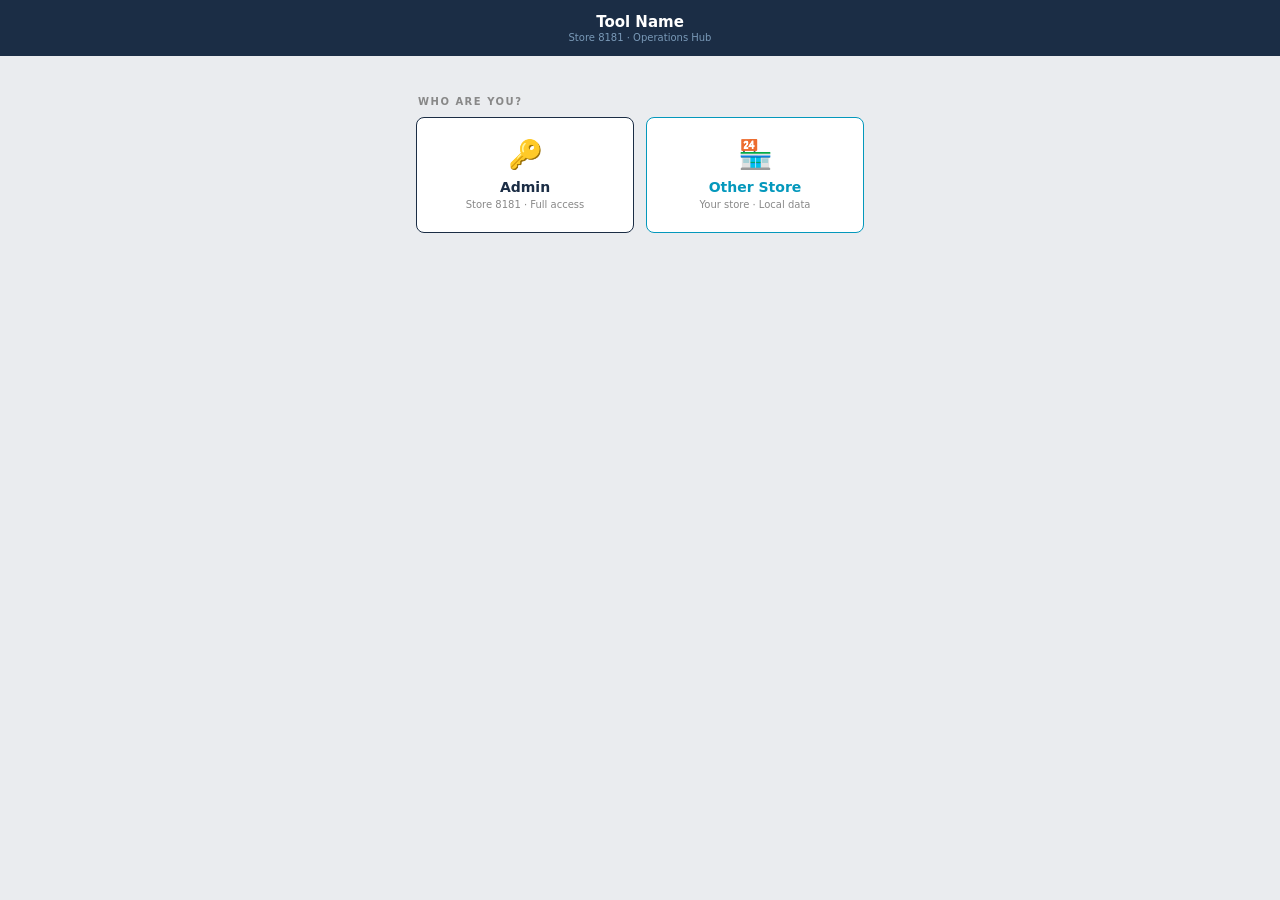
<file: tool-template.html>
<!DOCTYPE html>
<html lang="en">
<head>
<meta charset="UTF-8">
<meta name="viewport" content="width=device-width, initial-scale=1.0, maximum-scale=1.0, user-scalable=no">
<meta name="theme-color" content="#1b2d45">
<link rel="stylesheet" href="hub.css">
<title>Tool Name · Store 8181</title>
<style>
/* Tool-specific styles only — shared styles live in hub.css */
</style>
</head>
<body>

<!-- LOADER -->
<div id="loader" style="display:none"><div class="sp2"></div><div class="lmsg" id="lmsg">Loading…</div></div>

<!-- ROLE SELECT -->
<div id="screen-role" style="display:none">
  <div class="auth-hdr" style="justify-content:center">
    <div style="text-align:center">
      <h1>Tool Name</h1>
      <small>Store 8181 · Operations Hub</small>
    </div>
  </div>
  <div class="auth-wrap">
    <div class="slbl">Who are you?</div>
    <div class="role-grid">
      <div class="role-card admin" onclick="startAdmin()">
        <div class="rc-ico">🔑</div>
        <div class="rc-name">Admin</div>
        <div class="rc-desc">Store 8181 · Full access</div>
      </div>
      <div class="role-card guest" onclick="startGuest()">
        <div class="rc-ico">🏪</div>
        <div class="rc-name">Other Store</div>
        <div class="rc-desc">Your store · Local data</div>
      </div>
    </div>
  </div>
</div>

<!-- ADMIN PIN -->
<div id="screen-pin" style="display:none">
  <div class="auth-hdr">
    <a href="#" onclick="showRole();return false" class="hdr-back-lnk">‹</a>
    <div style="text-align:center">
      <h1>Admin Access</h1>
      <small>Tool Name · Store 8181</small>
    </div>
  </div>
  <div class="auth-wrap">
    <div class="pin-wrap">
      <div class="pin-title"><h2>Enter PIN</h2><p>Admin · Store 8181</p></div>
      <div class="pin-dots" id="pinDots">
        <div class="pin-dot" id="pd0"></div><div class="pin-dot" id="pd1"></div>
        <div class="pin-dot" id="pd2"></div><div class="pin-dot" id="pd3"></div>
      </div>
      <div class="keypad">
        <div class="key" onclick="aPS.add('1')">1</div><div class="key" onclick="aPS.add('2')">2</div><div class="key" onclick="aPS.add('3')">3</div>
        <div class="key" onclick="aPS.add('4')">4</div><div class="key" onclick="aPS.add('5')">5</div><div class="key" onclick="aPS.add('6')">6</div>
        <div class="key" onclick="aPS.add('7')">7</div><div class="key" onclick="aPS.add('8')">8</div><div class="key" onclick="aPS.add('9')">9</div>
        <div class="key empty"></div><div class="key" onclick="aPS.add('0')">0</div><div class="key del" onclick="aPS.del()">⌫</div>
      </div>
      <div class="pin-error" id="pinErr"></div>
      <div class="back-lnk" onclick="showRole()">← Back</div>
    </div>
  </div>
</div>

<!-- GUEST SETUP (first visit only) -->
<div id="screen-guest-setup" style="display:none">
  <div class="auth-hdr">
    <a href="#" onclick="showRole();return false" class="hdr-back-lnk">‹</a>
    <div style="text-align:center">
      <h1>New Store Setup</h1>
      <small>One-time · your data stays on this device</small>
    </div>
  </div>
  <div class="auth-wrap">
    <div class="setup-card">
      <h3>Set Up Your Store</h3>
      <p>30-second setup. All data is saved on this device only — no accounts or internet required.</p>
      <div class="fg"><label>Store Name</label><input type="text" id="gStoreName" placeholder="e.g. UPS Store 9182" autocomplete="off"/></div>
      <div class="fg"><label>Owner PIN (4 digits)</label><input type="number" id="gPin" inputmode="numeric" placeholder="Choose a 4-digit owner PIN" style="font-size:22px;letter-spacing:6px"/></div>
      <div class="fg"><label>Employee PIN <span class="opt-lbl">default 0000</span></label><input type="number" id="gEmpPin" inputmode="numeric" placeholder="0000" style="font-size:22px;letter-spacing:6px"/></div>
      <div class="info-box"><strong>About PINs</strong>Owner PIN → full access. Employee PIN → Submit only. Share the Employee Join Link (in Settings) so staff auto-configure without manual setup.</div>
      <button class="btn btn-teal" onclick="saveGuestSetup()" style="margin-top:4px">Save &amp; Continue →</button>
    </div>
  </div>
</div>

<!-- GUEST ROLE (returning) -->
<div id="screen-guest-role" style="display:none">
  <div class="auth-hdr">
    <a href="#" onclick="showRole();return false" class="hdr-back-lnk">‹</a>
    <div style="text-align:center"><h1 id="gRoleH1">Store Access</h1><small id="gRoleSub">Select your role</small></div>
  </div>
  <div class="auth-wrap">
    <div class="slbl">Who are you?</div>
    <div class="role-grid">
      <div class="role-card owner" onclick="startGuestAs('owner')">
        <div class="rc-ico">👔</div><div class="rc-name">Owner</div><div class="rc-desc">Full access</div>
      </div>
      <div class="role-card emp" onclick="startGuestAs('employee')">
        <div class="rc-ico">👤</div><div class="rc-name">Employee</div><div class="rc-desc">Submit only</div>
      </div>
    </div>
  </div>
</div>

<!-- GUEST PIN -->
<div id="screen-guest-pin" style="display:none">
  <div class="auth-hdr">
    <a href="#" onclick="backFromGuestPin();return false" class="hdr-back-lnk">‹</a>
    <div style="text-align:center"><h1 id="gPinH1">Store Access</h1><small id="gPinSub">Enter your PIN</small></div>
  </div>
  <div class="auth-wrap">
    <div class="pin-wrap">
      <div class="pin-title"><h2 id="gPinRole">Enter PIN</h2><p id="gPinStore">Your Store</p></div>
      <div class="pin-dots" id="gPinDots">
        <div class="pin-dot" id="gd0"></div><div class="pin-dot" id="gd1"></div>
        <div class="pin-dot" id="gd2"></div><div class="pin-dot" id="gd3"></div>
      </div>
      <div class="keypad">
        <div class="key" onclick="gPS.add('1')">1</div><div class="key" onclick="gPS.add('2')">2</div><div class="key" onclick="gPS.add('3')">3</div>
        <div class="key" onclick="gPS.add('4')">4</div><div class="key" onclick="gPS.add('5')">5</div><div class="key" onclick="gPS.add('6')">6</div>
        <div class="key" onclick="gPS.add('7')">7</div><div class="key" onclick="gPS.add('8')">8</div><div class="key" onclick="gPS.add('9')">9</div>
        <div class="key empty"></div><div class="key" onclick="gPS.add('0')">0</div><div class="key del" onclick="gPS.del()">⌫</div>
      </div>
      <div class="pin-error" id="gPinErr"></div>
    </div>
  </div>
</div>

<!-- MAIN APP -->
<div id="screen-main" style="display:none">
  <div class="hub-hdr">
    <a class="hdr-back" id="hdrBack" href="index.html">‹</a>
    <div class="hub-hdr-info">
      <h1 id="storeTitle">Tool Name</h1>
      <small id="storeSub">Store 8181 · Joelton TN</small>
    </div>
    <div class="hub-hdr-right">
      <span class="role-pill" id="rolePill" style="display:none"></span>
    </div>
  </div>
  <nav class="nav-tabs">
    <button class="nav-tab active" data-tab="submit" onclick="switchTab('submit')">Submit</button>
    <button class="nav-tab nav-owner" data-tab="history" onclick="switchTab('history')">History</button>
    <button class="nav-tab nav-owner" data-tab="settings" onclick="switchTab('settings')">Settings</button>
  </nav>
  <div class="hub-wrap">

    <!-- SUBMIT TAB -->
    <div class="tab-panel active" id="panel-submit">
      <!-- Tool-specific submit form here -->
      <div class="card"><div class="ctitle">Submit</div><p class="text-sm">Add your form fields here.</p></div>
    </div>

    <!-- HISTORY TAB (owner only) -->
    <div class="tab-panel" id="panel-history">
      <div class="card"><div class="ctitle">History</div><div class="empty" id="histEmpty">No entries yet</div></div>
    </div>

    <!-- SETTINGS TAB (owner/admin only) -->
    <div class="tab-panel" id="panel-settings">

      <div class="slbl">How to Use</div>
      <div class="info-box">
        <strong>About this tool</strong>
        Explain what this tool does in 2-3 sentences.
      </div>
      <div class="info-box teal">
        <strong>Your data &amp; privacy</strong>
        All data is stored on this device only (browser localStorage). It does not sync to a cloud server. To protect your data: back up regularly using the export button below, and store the backup in Google Drive or email it to yourself. If you clear your browser storage, data will be lost.
      </div>
      <div class="info-box warn">
        <strong>Recommendation</strong>
        Use one primary device for best results. Export a backup at least once per month.
      </div>

      <div class="slbl">Tool Config</div>
      <div class="card">
        <!-- Tool-specific settings here -->
        <div class="ctitle">Settings</div>
        <p class="text-sm">Add tool-specific config fields here.</p>
      </div>

      <div class="slbl">Notes</div>
      <div class="card">
        <div class="ctitle">Notes</div>
        <textarea id="notesField" placeholder="Store notes, reminders, etc." rows="5" style="width:100%;border:1.5px solid #dde0e5;border-radius:5px;padding:10px;font-size:13px;line-height:1.6;background:#f4f6f9;outline:none;" oninput="saveNotes()"></textarea>
      </div>

      <div class="slbl">Backup &amp; Restore</div>
      <div class="card">
        <div class="ctitle">Data Backup</div>
        <button class="btn-export" onclick="exportData()">📤 Export Backup (JSON)</button>
        <button class="btn-import" onclick="$('importFile').click()">📥 Import Backup</button>
        <input type="file" id="importFile" accept=".json" style="display:none" onchange="importData(this)">
        <p class="text-sm" style="margin-top:8px">Export saves a JSON file to your device. Import restores from that file. Store the backup in Google Drive or email it to yourself.</p>
      </div>

      <hr class="sec">
      <div class="slbl">Danger Zone</div>
      <button class="btn-danger" onclick="nukeData()">🗑 Reset All Data</button>

    </div><!-- /settings -->
  </div>
</div>

<div id="toast"></div>

<script src="hub.js"></script>
<script>
// ── CONSTANTS ─────────────────────────────────────────────────────────────
const ADMIN_PIN = '1997';
const TOOL_KEY  = 'tool_name_v1';       // change per tool
const GUEST_KEY = 'tool_name_guest_v1'; // change per tool

// ── STATE ─────────────────────────────────────────────────────────────────
let mode = 'admin'; // 'admin' | 'guest-owner' | 'guest-employee'
let guestAuthRole = 'owner';

// ── SCREENS ───────────────────────────────────────────────────────────────
function showScreen(n){
  ['role','pin','guest-setup','guest-role','guest-pin','main'].forEach(s=>{
    $('screen-'+s).style.display=s===n?'block':'none';
  });
}
function showRole(){ aPS.reset(); gPS.reset(); showScreen('role'); }

// ── ADMIN ─────────────────────────────────────────────────────────────────
function startAdmin(){ aPS.reset(); showScreen('pin'); }
const aPS = makePinState(['pd0','pd1','pd2','pd3'],'pinErr', v=>{
  if(v===ADMIN_PIN){ enterAdmin(); }
  else{ aPS.shake('pinDots','Incorrect PIN'); }
});
function enterAdmin(){
  mode='admin';
  $('storeTitle').textContent='Tool Name';
  $('storeSub').textContent='Store 8181 · Joelton TN';
  $('hdrBack').href='index.html';$('hdrBack').onclick=null;
  document.querySelectorAll('.nav-owner').forEach(el=>el.style.display='');
  $('rolePill').style.display='none';
  showScreen('main'); switchTab('submit'); initApp();
}

// ── GUEST AUTH ─────────────────────────────────────────────────────────────
function startGuest(){
  const cfg=getGuestCfg();
  if(cfg){ $('gRoleH1').textContent=cfg.name||'Store Access'; showScreen('guest-role'); }
  else{ showScreen('guest-setup'); }
}
function startGuestAs(r){
  const cfg=getGuestCfg();if(!cfg)return;
  guestAuthRole=r;
  $('gPinH1').textContent=cfg.name||'Store Access';
  $('gPinSub').textContent=r==='employee'?'Enter Employee PIN':'Enter Owner PIN';
  $('gPinRole').textContent=r==='employee'?'Employee · Submit only':'Owner · Full access';
  $('gPinStore').textContent=cfg.name||'Your Store';
  gPS.reset(); showScreen('guest-pin');
}
function backFromGuestPin(){ getGuestCfg()?showScreen('guest-role'):showRole(); }
const gPS = makePinState(['gd0','gd1','gd2','gd3'],'gPinErr', v=>{
  const cfg=getGuestCfg();
  const exp=guestAuthRole==='employee'?(cfg.empPin||'0000'):cfg.pin;
  if(v===exp){ enterGuest(cfg,guestAuthRole); }
  else{ gPS.shake('gPinDots','Incorrect PIN'); }
});
function getGuestCfg(){return lsGet(GUEST_KEY,null);}
function saveGuestSetup(){
  const name=$('gStoreName').value.trim();
  const pin=String($('gPin').value||'').trim();
  const empPin=String($('gEmpPin').value||'').trim()||'0000';
  if(!name){toast('Enter a store name','err');return;}
  if(!/^\d{4}$/.test(pin)){toast('Owner PIN must be 4 digits','err');return;}
  if(!/^\d{4}$/.test(empPin)){toast('Employee PIN must be 4 digits','err');return;}
  const cfg={name,pin,empPin};lsSet(GUEST_KEY,cfg);
  enterGuest(cfg,'owner');
}
function enterGuest(cfg,role){
  mode=role==='employee'?'guest-employee':'guest-owner';
  $('storeTitle').textContent=cfg.name||'Tool Name';
  $('storeSub').textContent='Local · '+role;
  $('hdrBack').href='#';$('hdrBack').onclick=e=>{e.preventDefault();showRole();};
  $('rolePill').textContent=role==='employee'?'Employee':'Owner';
  $('rolePill').style.display='';
  if(role==='employee'){
    document.querySelectorAll('.nav-owner').forEach(el=>el.style.display='none');
  } else {
    document.querySelectorAll('.nav-owner').forEach(el=>el.style.display='');
  }
  showScreen('main'); switchTab('submit'); initApp();
}

// ── DATA ──────────────────────────────────────────────────────────────────
function loadData(){ return lsGet(TOOL_KEY,{/* default state */}); }
function saveData(d){ lsSet(TOOL_KEY,d); }
function saveNotes(){ /* save notes from #notesField */ }
function exportData(){
  const d=loadData();
  const b=new Blob([JSON.stringify(d,null,2)],{type:'application/json'});
  const a=document.createElement('a');a.href=URL.createObjectURL(b);
  a.download='toolname-backup-'+todayLocal()+'.json';a.click();
}
function importData(input){
  const f=input.files[0];if(!f)return;
  const r=new FileReader();
  r.onload=e=>{
    try{const d=JSON.parse(e.target.result);saveData(d);initApp();toast('Backup restored','ok');}
    catch(ex){toast('Invalid backup file','err');}
  };r.readAsText(f);input.value='';
}
function nukeData(){
  if(!confirm('This will permanently delete all data. Are you sure?'))return;
  if(!confirm('Last chance — all data will be wiped.'))return;
  localStorage.removeItem(TOOL_KEY);
  initApp(); toast('All data cleared','warn');
}

// ── INIT ──────────────────────────────────────────────────────────────────
function initApp(){
  // Load data and render UI
}

// ── BOOT — always show role, no bypass ────────────────────────────────────
showRole();
</script>
</body>
</html>
</file>
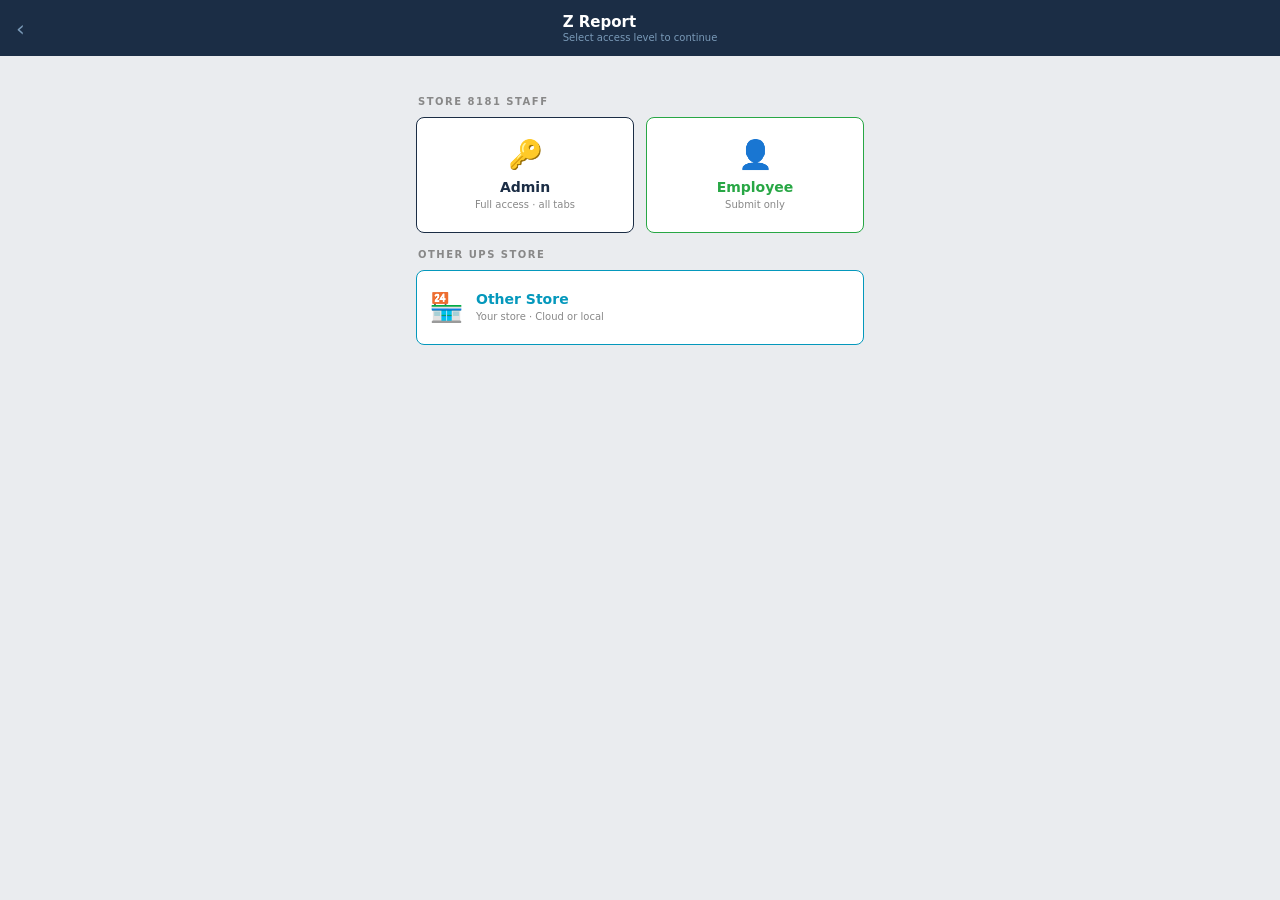
<file: zreport.html>
<!DOCTYPE html>
<html lang="en">
<head>
<meta charset="UTF-8">
<meta http-equiv="Cache-Control" content="no-cache, no-store, must-revalidate">
<meta http-equiv="Pragma" content="no-cache">
<meta http-equiv="Expires" content="0">
<meta name="viewport" content="width=device-width, initial-scale=1.0, maximum-scale=1.0, user-scalable=no">
<meta name="apple-mobile-web-app-capable" content="yes">
<meta name="apple-mobile-web-app-status-bar-style" content="default">
<meta name="theme-color" content="#1b2d45">
<title>Z Report · Store 8181</title>
<style>
*,*::before,*::after{box-sizing:border-box;margin:0;padding:0;-webkit-tap-highlight-color:transparent}
body{font-family:'Segoe UI',system-ui,sans-serif;background:#eaecef;color:#111;font-size:14px;min-height:100vh}
button{font-family:inherit;cursor:pointer;border:none;background:none;color:inherit;-webkit-appearance:none}
input,select,textarea{font-family:inherit}
input[type=number]::-webkit-outer-spin-button,input[type=number]::-webkit-inner-spin-button{-webkit-appearance:none;margin:0}
input[type=number]{-moz-appearance:textfield}
.auth-hdr{background:#1b2d45;color:#fff;height:56px;display:flex;align-items:center;justify-content:center;padding:0 20px;position:sticky;top:0;z-index:100;position:relative}
.auth-hdr h1{font-size:15px;font-weight:700}
.auth-hdr small{font-size:10px;color:#7a9ab8;display:block;text-align:center;margin-top:1px}
.auth-hdr .hdr-back-lnk{position:absolute;left:16px;color:#7a9ab8;font-size:22px;text-decoration:none}
.auth-wrap{max-width:480px;margin:0 auto;padding:20px 16px 40px}
.slbl{font-size:10px;font-weight:700;text-transform:uppercase;letter-spacing:1.5px;color:#888;margin:20px 0 10px 2px}
.role-grid{display:grid;grid-template-columns:1fr 1fr;gap:12px}
.role-card{background:#fff;border:1.5px solid #dde0e5;border-radius:8px;padding:20px 12px;text-align:center;cursor:pointer;color:#111;display:block;transition:all .15s;user-select:none;touch-action:manipulation}
.role-card:active{background:#f4f6f9;transform:scale(.97)}
.role-card .rc-ico{font-size:28px;margin-bottom:8px}
.role-card .rc-name{font-size:14px;font-weight:700;margin-bottom:3px}
.role-card .rc-desc{font-size:10px;color:#888;line-height:1.4}
.role-card.admin{border-color:#1b2d45}.role-card.admin .rc-name{color:#1b2d45}
.role-card.guest{border-color:#0498BC}.role-card.guest .rc-name{color:#0498BC}
.role-card.emp{border-color:#28a745}.role-card.emp .rc-name{color:#28a745}
.role-card.owner{border-color:#7c3aed}.role-card.owner .rc-name{color:#7c3aed}
.pin-wrap{max-width:340px;margin:24px auto 0}
.pin-title{text-align:center;margin-bottom:20px}
.pin-title h2{font-size:20px;font-weight:700;color:#1b2d45;margin-bottom:4px}
.pin-title p{font-size:12px;color:#888}
.pin-dots{display:flex;justify-content:center;gap:14px;margin-bottom:24px}
.pin-dot{width:14px;height:14px;border-radius:50%;border:2px solid #c0c8d4;background:transparent;transition:all .12s}
.pin-dot.on{background:#1b2d45;border-color:#1b2d45}
.keypad{display:grid;grid-template-columns:repeat(3,1fr);gap:8px;margin-bottom:16px}
.key{height:60px;background:#fff;border:1px solid #dde0e5;border-radius:6px;font-size:20px;font-weight:600;color:#1b2d45;display:flex;align-items:center;justify-content:center;transition:all .1s;user-select:none;-webkit-user-select:none;touch-action:manipulation}
.key:active{background:#eaecef;transform:scale(.94)}
.key.del{font-size:16px;color:#888}
.key.empty{background:transparent;border:none;pointer-events:none}
.pin-error{text-align:center;font-size:12px;font-weight:700;color:#dc3545;height:18px;margin-bottom:12px}
.back-lnk{display:flex;align-items:center;justify-content:center;color:#888;font-size:13px;font-weight:600;cursor:pointer;gap:4px;padding:10px;touch-action:manipulation}
@keyframes shake{0%,100%{transform:translateX(0)}20%{transform:translateX(-6px)}40%{transform:translateX(6px)}60%{transform:translateX(-4px)}80%{transform:translateX(4px)}}
.shake{animation:shake .35s ease}
.setup-card{background:#fff;border:1px solid #dde0e5;border-radius:8px;padding:20px;margin-bottom:12px}
.setup-card h3{font-size:14px;font-weight:700;color:#1b2d45;margin-bottom:4px}
.setup-card p{font-size:12px;color:#888;margin-bottom:14px;line-height:1.5}
.info-box{background:#f4f6f9;border:1px solid #dde0e5;border-radius:6px;padding:10px 12px;margin-bottom:12px;font-size:11px;color:#555;line-height:1.6}
.info-box strong{color:#1b2d45;display:block;margin-bottom:2px}
.info-box.teal{background:#e0f5fb;border-color:#0498BC;color:#025d74}
.info-box.teal strong{color:#0498BC}
.info-box.green{background:#edfaf0;border-color:#28a745;color:#1a6e31}
.info-box.green strong{color:#28a745}
.fg{margin-bottom:12px}
.fg label{display:block;font-size:10px;font-weight:700;text-transform:uppercase;letter-spacing:.8px;color:#888;margin-bottom:5px}
.fg input,.fg select,.fg textarea{width:100%;padding:10px 12px;background:#f4f6f9;border:1.5px solid #dde0e5;border-radius:5px;color:#111;font-size:15px;-webkit-appearance:none;appearance:none;transition:border-color .15s}
.fg textarea{resize:vertical;min-height:80px;font-size:13px;line-height:1.5}
.fg input:focus,.fg select:focus,.fg textarea:focus{border-color:#1b2d45;outline:none;background:#fff}
.opt-lbl{font-size:9px;font-weight:600;color:#0498BC;margin-left:5px;text-transform:uppercase;letter-spacing:.5px}
#screen-role,#screen-pin,#screen-guest-setup,#screen-emp-join,#screen-guest-role,#screen-guest-pin,#screen-main{display:none}
.hdr{background:#1b2d45;padding:0 16px;height:50px;display:flex;align-items:center;gap:10px;position:sticky;top:0;z-index:100}
.hdr-back{color:#7a9ab8;font-size:22px;text-decoration:none;padding:2px 4px;flex-shrink:0;display:flex;align-items:center;touch-action:manipulation}
.hdr-info{flex:1}
.hdr-info h1{font-size:14px;font-weight:700;color:#fff}
.hdr-info small{font-size:10px;color:#7a9ab8;display:block;margin-top:1px}
.role-pill{font-size:10px;font-weight:800;padding:4px 9px;border-radius:20px;background:rgba(255,255,255,.12);display:flex;align-items:center;gap:5px;color:#fff;flex-shrink:0;text-transform:uppercase;letter-spacing:.5px}
.gw-pill{font-size:11px;font-weight:700;padding:5px 11px;border-radius:20px;background:rgba(255,255,255,.12);display:flex;align-items:center;gap:5px;min-width:64px;justify-content:center;color:#fff;flex-shrink:0}
.dot{width:7px;height:7px;border-radius:50%;flex-shrink:0;transition:background .3s}
.dot.g{background:#28a745}.dot.r{background:#dc3545}.dot.y{background:#f0ad00}
.nav{display:flex;background:#1b2d45;border-bottom:1px solid #111e2e;overflow-x:auto;scrollbar-width:none;position:sticky;top:50px;z-index:90}
.nav::-webkit-scrollbar{display:none}
.nav-btn{flex:1;min-width:58px;padding:11px 4px 9px;font-size:10px;font-weight:800;letter-spacing:.5px;text-transform:uppercase;color:#7a9ab8;border-bottom:2.5px solid transparent;transition:all .15s;white-space:nowrap;touch-action:manipulation}
.nav-btn .ico{font-size:16px;display:block;margin-bottom:2px}
.nav-btn.active{color:#fff;border-bottom-color:#0498BC}
.content{padding:13px;max-width:560px;margin:0 auto;padding-bottom:28px}
.page{display:none}.page.active{display:block}
.card{background:#fff;border:1px solid #dde0e5;border-radius:6px;padding:15px;margin-bottom:11px}
.ctitle{font-size:10px;text-transform:uppercase;letter-spacing:1px;color:#888;margin-bottom:12px;font-weight:800}
.ff{margin-bottom:12px}
.ff label{display:block;font-size:10px;font-weight:800;text-transform:uppercase;letter-spacing:.5px;color:#888;margin-bottom:5px}
.ff input,.ff select{width:100%;padding:11px 12px;background:#f4f6f9;border:1.5px solid #dde0e5;border-radius:5px;color:#111;font-size:16px;-webkit-appearance:none;appearance:none;transition:border-color .15s}
.ff input:focus,.ff select:focus{border-color:#1b2d45;outline:none;background:#fff}
.ff input[type=number]{font-variant-numeric:tabular-nums;letter-spacing:.5px}
.ff select{background-image:url("data:image/svg+xml,%3Csvg xmlns='http://www.w3.org/2000/svg' width='10' height='6'%3E%3Cpath d='M0 0l5 6 5-6z' fill='%23888'/%3E%3C/svg%3E");background-repeat:no-repeat;background-position:right 12px center;padding-right:32px}
.row2{display:grid;grid-template-columns:1fr 1fr;gap:10px}
.update-alert{background:#fff8ec;border:1.5px solid #f0ad00;border-radius:6px;padding:11px 13px;margin-bottom:12px;display:none}
.update-alert.show{display:block}
.update-alert .ua-title{font-size:11px;font-weight:800;color:#e09000;text-transform:uppercase;letter-spacing:.5px;margin-bottom:6px}
.update-alert .ua-row{display:flex;justify-content:space-between;font-size:12px;color:#888;padding:2px 0}
.update-alert .ua-row span{font-weight:700;color:#111}
.btn{display:flex;align-items:center;justify-content:center;gap:8px;width:100%;padding:13px;border-radius:6px;font-size:14px;font-weight:800;transition:all .12s;cursor:pointer;border:none;touch-action:manipulation}
.btn-pri{background:#1b2d45;color:#fff}.btn-pri:active{background:#243d5e}.btn-pri:disabled{opacity:.5;pointer-events:none}
.btn-teal{background:#0498BC;color:#fff}.btn-teal:active{background:#0380a0}
.btn-warn{background:#f0ad00;color:#1b2d45;font-weight:800}.btn-warn:active{background:#e09000}
.btn-sec{background:#f4f6f9;border:1px solid #dde0e5;color:#2a4060;font-size:13px;padding:10px 16px;width:auto;border-radius:5px;font-weight:700}
.btn-sm{padding:7px 14px;font-size:11px;width:auto;border-radius:4px;font-weight:700}
.btn-danger{background:rgba(220,53,69,.08);border:1px solid rgba(220,53,69,.3);color:#dc3545;font-size:13px}
.btn-copy{background:#e0f5fb;border:1px solid #0498BC;color:#0267a0;font-size:12px;font-weight:700;padding:9px 14px;border-radius:5px;width:100%;display:flex;align-items:center;justify-content:center;gap:6px;margin-bottom:8px;cursor:pointer;touch-action:manipulation}
.btn-copy:active{background:#ccedf7}
.btn-export{background:#edfaf0;border:1px solid #28a745;color:#1a6e31;font-size:12px;font-weight:700;padding:9px 14px;border-radius:5px;width:100%;display:flex;align-items:center;justify-content:center;gap:6px;margin-bottom:8px;cursor:pointer;touch-action:manipulation}
.btn-export:active{background:#d4f5dc}
.btn-import{background:#f3f0ff;border:1px solid #7c3aed;color:#5b21b6;font-size:12px;font-weight:700;padding:9px 14px;border-radius:5px;width:100%;display:flex;align-items:center;justify-content:center;gap:6px;margin-bottom:8px;cursor:pointer;touch-action:manipulation}
.btn-import:active{background:#ede9fe}
input[type=file]{display:none}
.cal{display:flex;gap:6px;overflow-x:auto;padding:2px 1px 6px;scrollbar-width:none;-webkit-overflow-scrolling:touch}
.cal::-webkit-scrollbar{display:none}
.cal-d{flex:0 0 44px;height:60px;border-radius:8px;display:flex;flex-direction:column;align-items:center;justify-content:center;cursor:pointer;border:2px solid #dde0e5;background:#fff;transition:all .12s;position:relative;user-select:none;-webkit-user-select:none;touch-action:manipulation}
.cal-d:active{transform:scale(.95)}
.cal-d .dn{font-size:15px;font-weight:800;line-height:1;color:#1b2d45}
.cal-d .dw{font-size:9px;text-transform:uppercase;color:#888;margin-top:3px;font-weight:700}
.cal-d .chk{position:absolute;top:3px;right:4px;font-size:8px;color:#28a745}
.cal-d.ok{background:#edfaf0;border-color:rgba(40,167,69,.35)}.cal-d.ok .dn{color:#28a745}.cal-d.ok .dw{color:rgba(40,167,69,.7)}
.cal-d.dism{background:rgba(108,117,125,.04);border-color:#e0e0e0;}.cal-d.dism .dn{color:#ccc;}.cal-d.miss{background:rgba(220,53,69,.05);border-color:rgba(220,53,69,.2)}.cal-d.miss .dn{color:#dc3545}
.cal-d.sel{border-color:#1b2d45!important;background:#e8ecf2!important;box-shadow:0 0 0 3px rgba(27,45,69,.12)}
.cal-d.today::after{content:'';position:absolute;bottom:4px;left:50%;transform:translateX(-50%);width:4px;height:4px;border-radius:50%;background:#0498BC}
.cal-d.future{opacity:.3;pointer-events:none}
.stats{display:grid;grid-template-columns:1fr 1fr;gap:9px;margin-bottom:11px}
.stat{background:#fff;border:1px solid #dde0e5;border-radius:6px;padding:13px}
.stat .lbl{font-size:9px;text-transform:uppercase;letter-spacing:.8px;color:#888;margin-bottom:3px;font-weight:800}
.stat .val{font-size:21px;font-weight:800;font-variant-numeric:tabular-nums;letter-spacing:-.5px;color:#1b2d45}
.stat .sub{font-size:10px;color:#888;margin-top:2px}
.stat.s .val{color:#28a745}.stat.t .val{color:#e09000}.stat.c .val{color:#0498BC}.stat.h .val{color:#7c3aed}
.rrow{background:#fff;border:1px solid #dde0e5;border-radius:6px;padding:12px 13px;margin-bottom:7px;display:flex;align-items:center;gap:10px}
.rrow .dc{font-size:12px;font-weight:800;min-width:40px;color:#1b2d45}
.rrow .dc small{font-size:9px;display:block;color:#888;font-weight:500;margin-top:1px}
.rrow .amts{flex:1;display:grid;grid-template-columns:1fr 1fr;gap:2px 6px}
.rrow .amt{font-size:12px;font-weight:700;white-space:nowrap}
.rrow .amt span{color:#888;font-size:9px;font-weight:500}
.rrow .by-badge{font-size:10px;font-weight:800;color:#888;background:#f4f6f9;border:1px solid #dde0e5;border-radius:5px;padding:3px 6px;min-width:26px;text-align:center}
.miss-b{background:rgba(220,53,69,.05);border:1px solid rgba(220,53,69,.2);border-radius:6px;padding:11px 13px;margin-bottom:11px;display:none}
.miss-b.show{display:block}
.miss-b .t{font-size:10px;font-weight:800;color:#dc3545;text-transform:uppercase;letter-spacing:.5px;margin-bottom:8px}
.chips{display:flex;flex-wrap:wrap;gap:6px}
.chip{background:rgba(220,53,69,.08);color:#dc3545;padding:5px 10px;border-radius:20px;font-size:11px;font-weight:800;cursor:pointer;border:1px solid rgba(220,53,69,.2);transition:all .1s;user-select:none;touch-action:manipulation}
.chip:active{background:rgba(220,53,69,.18);transform:scale(.96)}
.shdr{font-size:10px;text-transform:uppercase;letter-spacing:1px;color:#888;margin:14px 0 7px;font-weight:800}
.help-item{margin-bottom:14px}
.help-item strong{font-size:12px;color:#1b2d45;display:block;margin-bottom:3px}
.help-item p{font-size:11px;color:#666;line-height:1.55}
.profile-row{display:flex;align-items:center;justify-content:space-between;background:#f4f6f9;border:1px solid #dde0e5;border-radius:5px;padding:10px 12px;margin-bottom:7px}
.profile-row .pname{font-size:12px;font-weight:700;color:#1b2d45}
.profile-row .pinfo{font-size:10px;color:#888;margin-top:1px}
.profile-row .pdel{font-size:11px;font-weight:700;color:#dc3545;cursor:pointer;padding:4px 8px;border:1px solid rgba(220,53,69,.3);border-radius:4px;background:rgba(220,53,69,.06)}
.profile-row .pdel:active{background:rgba(220,53,69,.14)}
.join-code-box{background:#1b2d45;border-radius:6px;padding:12px;font-size:10px;color:#7a9ab8;word-break:break-all;line-height:1.5;margin-bottom:10px;font-family:monospace}
#toast{position:fixed;bottom:20px;left:50%;transform:translateX(-50%) translateY(20px);background:#fff;border:1.5px solid #dde0e5;border-radius:8px;padding:12px 20px;font-size:13px;font-weight:700;color:#111;opacity:0;transition:all .22s;pointer-events:none;z-index:9999;white-space:nowrap;box-shadow:0 4px 20px rgba(0,0,0,.12);max-width:90vw;text-align:center}
#toast.show{opacity:1;transform:translateX(-50%) translateY(0)}
#toast.ok{border-color:#28a745;color:#28a745}
#toast.err{border-color:#dc3545;color:#dc3545}
#toast.info{border-color:#0498BC;color:#0498BC}
#toast.warn{border-color:#f0ad00;color:#e09000}
#loader{position:fixed;inset:0;background:rgba(234,236,239,.96);display:flex;flex-direction:column;align-items:center;justify-content:center;z-index:500;gap:16px}
#loader .sp2{width:38px;height:38px;border:3px solid #dde0e5;border-top-color:#1b2d45;border-radius:50%;animation:sp .75s linear infinite}
#loader .lmsg{color:#888;font-size:13px;font-weight:600;text-align:center;max-width:220px;line-height:1.5}
@keyframes sp{to{transform:rotate(360deg)}}
.spin{display:inline-block;width:17px;height:17px;border:2.5px solid rgba(255,255,255,.4);border-top-color:#fff;border-radius:50%;animation:sp .65s linear infinite;flex-shrink:0}
.overlay{position:fixed;inset:0;background:rgba(0,0,0,.45);z-index:400;display:none;align-items:flex-end;justify-content:center}
.overlay.show{display:flex}
.modal{background:#fff;border-radius:14px 14px 0 0;padding:22px 18px 40px;width:100%;max-width:560px;border-top:1px solid #dde0e5;box-shadow:0 -4px 24px rgba(0,0,0,.12)}
.modal h3{font-size:18px;font-weight:800;color:#1b2d45;margin-bottom:6px}
.modal p{font-size:13px;color:#888;margin-bottom:16px;line-height:1.5}
.modal .existing{background:#f4f6f9;border:1px solid #dde0e5;border-radius:6px;padding:12px;margin-bottom:16px;display:grid;grid-template-columns:1fr 1fr;gap:6px}
.modal .existing .ef{font-size:12px;color:#111}.modal .existing .ef span{color:#888;font-size:10px;display:block}
.modal .mbts{display:flex;gap:10px}
hr.sec{border:none;border-top:1px solid #dde0e5;margin:16px 0}
.empty{text-align:center;color:#888;padding:28px 0;font-size:13px;font-weight:600}
.scroll-hint{font-size:10px;color:#888;text-align:right;margin-bottom:4px}
.store-banner{display:flex;align-items:center;gap:10px;background:#fff;border:1px solid #dde0e5;border-radius:6px;padding:10px 13px;margin-bottom:11px}
.store-banner .sb-lbl{font-size:10px;font-weight:800;text-transform:uppercase;letter-spacing:.8px;color:#888;white-space:nowrap}
.store-banner select{flex:1;padding:7px 10px;background:#f4f6f9;border:1.5px solid #1b2d45;border-radius:5px;color:#1b2d45;font-size:13px;font-weight:700;-webkit-appearance:none;appearance:none;background-image:url("data:image/svg+xml,%3Csvg xmlns='http://www.w3.org/2000/svg' width='10' height='6'%3E%3Cpath d='M0 0l5 6 5-6z' fill='%231b2d45'/%3E%3C/svg%3E");background-repeat:no-repeat;background-position:right 10px center;padding-right:28px}
.slist-row{display:flex;align-items:center;justify-content:space-between;background:#f4f6f9;border:1px solid #dde0e5;border-radius:5px;padding:10px 12px;margin-bottom:7px}
.slist-row .sname{font-size:12px;font-weight:700;color:#1b2d45}
.slist-row .sinfo{font-size:10px;color:#888;margin-top:1px}
.slist-row .sdel{font-size:11px;font-weight:700;color:#dc3545;cursor:pointer;padding:4px 8px;border:1px solid rgba(220,53,69,.3);border-radius:4px;background:rgba(220,53,69,.06)}

.stat-arch{opacity:.68;border:1px dashed #555;}
.arch-tag{font-size:9px;font-weight:700;letter-spacing:.5px;text-transform:uppercase;background:#444;color:#aaa;padding:2px 5px;border-radius:8px;margin-left:6px;vertical-align:middle;}
.arch-hdr{opacity:.72;}
.ytog{float:right;font-size:10px;color:#888;}
.year-body{transition:none;}

.stat-arch{opacity:.68;border:1px dashed #555;}
.arch-tag{font-size:9px;font-weight:700;letter-spacing:.5px;text-transform:uppercase;background:#444;color:#aaa;padding:2px 5px;border-radius:8px;margin-left:6px;vertical-align:middle;}
.arch-hdr{opacity:.72;}
.ytog{float:right;font-size:11px;color:#888;}

.month-sec{margin-bottom:5px;}
.month-hdr{display:flex;align-items:center;justify-content:space-between;background:#f4f6f9;border:1px solid #dde0e5;border-radius:6px;padding:10px 13px;cursor:pointer;user-select:none;-webkit-user-select:none;touch-action:manipulation;}
.month-hdr:active{background:#e8ecf2;}
.mname{font-size:13px;font-weight:800;color:#1b2d45;display:block;}
.msub{font-size:10px;color:#888;font-weight:600;}
.month-body{padding:4px 0 2px;}
.month-totals{display:flex;gap:10px;flex-wrap:wrap;padding:6px 4px 8px;font-size:11px;font-weight:700;}
.stat-arch{opacity:.68;border:1px dashed #555;}
.arch-tag{font-size:9px;font-weight:700;letter-spacing:.5px;text-transform:uppercase;background:#444;color:#aaa;padding:2px 5px;border-radius:8px;margin-left:6px;vertical-align:middle;}
.arch-hdr{opacity:.72;}
.ytog{float:right;font-size:11px;color:#888;}
.year-sec{margin-bottom:8px;}
.year-body{padding-top:4px;}


.mtd-bar{display:flex;flex-wrap:wrap;align-items:center;gap:4px 14px;background:#fff;border:1px solid #dde0e5;border-radius:8px;padding:11px 14px;margin-bottom:11px}
.mtd-mn{font-size:11px;font-weight:800;color:#888;text-transform:uppercase;letter-spacing:.5px;flex-basis:100%;margin-bottom:2px}
.mtd-i{font-size:14px;font-weight:700}
.mtd-i.s{color:#28a745}.mtd-i.t{color:#e09000}.mtd-i.c{color:#0498BC}.mtd-i.h{color:#7c3aed}
.mtd-d{font-size:11px;color:#aaa;margin-left:auto}
.btn-arch{font-size:10px;font-weight:700;color:#6c757d;background:rgba(108,117,125,.07);border:1px solid rgba(108,117,125,.25);border-radius:4px;padding:2px 7px;cursor:pointer;flex-shrink:0;touch-action:manipulation;line-height:1.6;}
.btn-arch:active{background:rgba(108,117,125,.18);}
.arch-sec{margin-top:16px}
.arch-hdr2{display:flex;align-items:center;justify-content:space-between;cursor:pointer;padding:9px 13px;background:#f4f6f9;border:1px solid #dde0e5;border-radius:6px;font-size:11px;font-weight:800;color:#6c757d;user-select:none;touch-action:manipulation;letter-spacing:.4px;text-transform:uppercase;}
.arch-hdr2:active{background:#e8ecf2;}


.chip-wrap{display:inline-flex;align-items:center;gap:0}
.chip-x{font-size:13px;line-height:1;padding:3px 6px 3px 1px;cursor:pointer;color:#dc3545;opacity:.45;background:none;border:none;touch-action:manipulation;font-weight:700;}
.chip-x:active{opacity:1}
.miss-dism-row{display:flex;justify-content:flex-end;padding:4px 2px 0;width:100%}
.btn-dism-all{font-size:10px;color:#dc3545;background:rgba(220,53,69,.07);border:1px solid rgba(220,53,69,.18);border-radius:4px;padding:2px 8px;cursor:pointer;touch-action:manipulation;}
.day.dism{background:rgba(108,117,125,.06)!important;border-color:#ccc!important;color:#bbb!important;}

.miss-month{margin-bottom:5px;}
.miss-mhdr{display:flex;align-items:center;justify-content:space-between;padding:7px 11px;background:rgba(220,53,69,.07);border:1px solid rgba(220,53,69,.18);border-radius:5px;cursor:pointer;font-size:11px;font-weight:800;color:#dc3545;user-select:none;touch-action:manipulation;}
.miss-mhdr:active{background:rgba(220,53,69,.14);}
.miss-mhdr span:first-child{flex:1}
.miss-chips-row{display:flex;flex-wrap:wrap;gap:5px;padding:6px 2px 2px;}
.btn-delmth{font-size:10px;font-weight:700;color:#dc3545;background:rgba(220,53,69,.06);border:1px solid rgba(220,53,69,.22);border-radius:4px;padding:2px 7px;cursor:pointer;flex-shrink:0;touch-action:manipulation;line-height:1.6;}
.btn-delmth:active{background:rgba(220,53,69,.18);}
</style>
<link rel="manifest" href="zreport-manifest.json">
</head>
<body>

<div id="loader" style="display:none">
  <div class="sp2"></div>
  <div class="lmsg" id="lmsg">Loading…</div>
</div>

<!-- ROLE SELECT -->
<div id="screen-role">
  <div class="auth-hdr">
    <a href="index.html" class="hdr-back-lnk">‹</a>
    <div><h1>Z Report</h1><small>Select access level to continue</small></div>
  </div>
  <div class="auth-wrap">
    <div class="slbl">Store 8181 Staff</div>
    <div class="role-grid">
      <div class="role-card admin" onclick="startAdmin()">
        <div class="rc-ico">🔑</div>
        <div class="rc-name">Admin</div>
        <div class="rc-desc">Full access · all tabs</div>
      </div>
      <div class="role-card emp" onclick="startEmployee()">
        <div class="rc-ico">👤</div>
        <div class="rc-name">Employee</div>
        <div class="rc-desc">Submit only</div>
      </div>
    </div>
    <div class="slbl" style="margin-top:16px">Other UPS Store</div>
    <div class="role-card guest" style="display:block;margin:0" onclick="startGuest()">
      <div style="display:flex;align-items:center;gap:12px">
        <span style="font-size:28px">🏪</span>
        <div>
          <div class="rc-name" style="text-align:left">Other Store</div>
          <div class="rc-desc" style="text-align:left">Your store · Cloud or local</div>
        </div>
      </div>
    </div>
  </div>
</div>

<!-- ADMIN PIN -->
<div id="screen-pin">
  <div class="auth-hdr">
    <a href="#" onclick="showRole();return false" class="hdr-back-lnk">‹</a>
    <div><h1 id="pinScreenH1">Admin Access</h1><small id="pinScreenSub">Z Report · Store 8181</small></div>
  </div>
  <div class="auth-wrap">
    <div class="pin-wrap">
      <div class="pin-title"><h2>Enter PIN</h2><p id="pinScreenRole">Admin · Store 8181</p></div>
      <div class="pin-dots" id="pinDots">
        <div class="pin-dot" id="pd0"></div><div class="pin-dot" id="pd1"></div>
        <div class="pin-dot" id="pd2"></div><div class="pin-dot" id="pd3"></div>
      </div>
      <div class="keypad">
        <div class="key" onclick="kp(1)">1</div><div class="key" onclick="kp(2)">2</div><div class="key" onclick="kp(3)">3</div>
        <div class="key" onclick="kp(4)">4</div><div class="key" onclick="kp(5)">5</div><div class="key" onclick="kp(6)">6</div>
        <div class="key" onclick="kp(7)">7</div><div class="key" onclick="kp(8)">8</div><div class="key" onclick="kp(9)">9</div>
        <div class="key empty"></div><div class="key" onclick="kp(0)">0</div><div class="key del" onclick="kpDel()">⌫</div>
      </div>
      <div class="pin-error" id="pinErr"></div>
      <div class="back-lnk" onclick="showRole()">← Back</div>
    </div>
  </div>
</div>

<!-- GUEST SETUP (first visit) -->
<div id="screen-guest-setup">
  <div class="auth-hdr">
    <a href="#" onclick="showRole();return false" class="hdr-back-lnk">‹</a>
    <div><h1>New Store Setup</h1><small>One-time setup · data owned by you</small></div>
  </div>
  <div class="auth-wrap">
    <div class="setup-card">
      <h3>Set Up Your Store</h3>
      <p>One-time setup — takes 30 seconds. All data is saved on this device. No accounts, no internet required.</p>

      <div class="fg">
        <label>Store Name</label>
        <input type="text" id="gStoreName" placeholder="e.g. UPS Store 9182" autocomplete="off"/>
      </div>
      <div class="fg">
        <label>Owner PIN (4 digits)</label>
        <input type="number" id="gPin" placeholder="Choose a 4-digit owner PIN" inputmode="numeric" style="font-size:22px;letter-spacing:6px"/>
      </div>
      <div class="fg">
        <label>Employee PIN <span class="opt-lbl">default 0000</span></label>
        <input type="number" id="gEmpPin" placeholder="0000" inputmode="numeric" style="font-size:22px;letter-spacing:6px"/>
      </div>
      <div class="info-box">
        <strong>How PINs work</strong>
        Owner PIN → full access + Settings. Employee PIN → Submit only. After setup, Settings shows an Employee Join Link — send it to staff so their device auto-configures with no manual setup.
      </div>
      <button class="btn btn-teal" onclick="saveGuestSetup()" style="margin-top:4px">Save & Continue →</button>
    </div>
  </div>
</div>

<!-- EMPLOYEE JOIN (clicked a join link) -->
<div id="screen-emp-join">
  <div class="auth-hdr">
    <a href="#" onclick="showRole();return false" class="hdr-back-lnk">‹</a>
    <div><h1 id="joinH1">Join Store</h1><small>Employee access</small></div>
  </div>
  <div class="auth-wrap">
    <div class="setup-card">
      <h3 id="joinStoreName">Joining your store</h3>
      <p id="joinDesc">Your owner shared this link. Enter the employee PIN to continue.</p>
      <div class="info-box green">
        <strong id="joinSyncStatus">Data saved on this device — no cloud required</strong>
      </div>
      <div class="fg">
        <label>Employee PIN</label>
        <input type="number" id="joinPin" placeholder="Enter employee PIN" inputmode="numeric" style="font-size:22px;letter-spacing:6px"/>
      </div>
      <button class="btn btn-teal" onclick="confirmJoin()">Connect →</button>
    </div>
  </div>
</div>

<!-- GUEST ROLE (returning) -->
<div id="screen-guest-role">
  <div class="auth-hdr">
    <a href="#" onclick="showRole();return false" class="hdr-back-lnk">‹</a>
    <div><h1 id="gRoleH1">Store Access</h1><small id="gRoleSub">Select your role</small></div>
  </div>
  <div class="auth-wrap">
    <div class="slbl">Who are you?</div>
    <div class="role-grid">
      <div class="role-card owner" onclick="startGuestAsOwner()">
        <div class="rc-ico">👔</div>
        <div class="rc-name">Owner</div>
        <div class="rc-desc">Full access · all reports</div>
      </div>
      <div class="role-card emp" onclick="startGuestAsEmployee()">
        <div class="rc-ico">👤</div>
        <div class="rc-name">Employee</div>
        <div class="rc-desc">Submit Z Report only</div>
      </div>
    </div>
  </div>
</div>

<!-- GUEST PIN -->
<div id="screen-guest-pin">
  <div class="auth-hdr">
    <a href="#" onclick="backFromGuestPin();return false" class="hdr-back-lnk">‹</a>
    <div><h1 id="guestPinH1">Store Access</h1><small id="guestPinSub">Enter your PIN</small></div>
  </div>
  <div class="auth-wrap">
    <div class="pin-wrap">
      <div class="pin-title">
        <h2 id="guestPinName">Your Store</h2>
        <p id="guestPinRole">Enter your 4-digit PIN</p>
      </div>
      <div class="pin-dots" id="gPinDots">
        <div class="pin-dot" id="gd0"></div><div class="pin-dot" id="gd1"></div>
        <div class="pin-dot" id="gd2"></div><div class="pin-dot" id="gd3"></div>
      </div>
      <div class="keypad">
        <div class="key" onclick="gkp(1)">1</div><div class="key" onclick="gkp(2)">2</div><div class="key" onclick="gkp(3)">3</div>
        <div class="key" onclick="gkp(4)">4</div><div class="key" onclick="gkp(5)">5</div><div class="key" onclick="gkp(6)">6</div>
        <div class="key" onclick="gkp(7)">7</div><div class="key" onclick="gkp(8)">8</div><div class="key" onclick="gkp(9)">9</div>
        <div class="key empty"></div><div class="key" onclick="gkp(0)">0</div><div class="key del" onclick="gkpDel()">⌫</div>
      </div>
      <div class="pin-error" id="gPinErr"></div>
      <div class="back-lnk" onclick="backFromGuestPin()">← Back</div>
    </div>
  </div>
</div>

<!-- MAIN APP -->
<div id="screen-main">
  <div class="hdr">
    <a class="hdr-back" id="hdrBack" href="index.html">‹</a>
    <div class="hdr-info">
      <h1 id="storeTitle">Z Report</h1>
      <small id="storeSub">Store 8181 · Joelton TN</small>
    </div>
    <span class="role-pill" id="rolePill" style="display:none"></span>
    <div class="gw-pill" id="gwPill"><span class="dot y" id="gwDot"></span><span id="gwTxt">…</span></div>
  </div>

  <div class="nav">
    <button class="nav-btn active" data-page="submit" onclick="nav('submit')"><span class="ico">✏️</span>Submit</button>
    <button class="nav-btn nav-owner" data-page="reports" onclick="nav('reports')"><span class="ico">📊</span>Reports</button>
    <button class="nav-btn nav-owner" id="settingsTab" data-page="settings" onclick="nav('settings')"><span class="ico">⚙️</span>Settings</button>
  </div>

  <div class="content">

    <!-- SUBMIT -->
    <div id="page-submit" class="page active">
      <!-- Store selector — only visible when admin has multiple stores -->
      <div class="store-banner" id="adminStoreBanner" style="display:none">
        <div class="sb-lbl">Store</div>
        <select id="adminStoreSelect" onchange="switchStore(this.value)"></select>
      </div>
      <div class="card">
        <div class="ctitle">Select Date</div>
        <div class="scroll-hint">← scroll for older dates</div>
        <div class="cal" id="cal"></div>
      </div>
      <div class="miss-b" id="missB">
        <div class="t">⚠️ Missing Entries (last 60 days)</div>
        <div class="chips" id="missChips"></div>
      </div>
      <div class="update-alert" id="updateAlert">
        <div class="ua-title">⚠️ Date already has entry — submitting will overwrite</div>
        <div id="updateExisting"></div>
      </div>
      <div class="card">
        <div class="ctitle" id="formTitle">New Z Report Entry</div>
        <div class="ff"><label>Date</label>
          <input type="date" id="fDate" onchange="onDateChange()"/></div>
        <div class="ff"><label>Submitted By</label>
          <select id="fEmp" onchange="onEmpChange()">
            <option value="Prit">Prit</option><option value="Jatin">Jatin</option><option value="Other">Other</option>
          </select></div>
        <div class="ff" id="otherNameWrap" style="display:none"><label>Name</label>
          <input type="text" id="fOtherName" placeholder="Employee name…"/></div>
        <div class="row2">
          <div class="ff"><label>Sales ($)</label><input type="number" id="fSales" inputmode="decimal" step="0.01" min="0" placeholder="0.00"/></div>
          <div class="ff"><label>Tax ($)</label><input type="number" id="fTax" inputmode="decimal" step="0.01" min="0" placeholder="0.00"/></div>
        </div>
        <div class="row2">
          <div class="ff"><label>Credit Card ($)</label><input type="number" id="fCC" inputmode="decimal" step="0.01" min="0" placeholder="0.00"/></div>
          <div class="ff"><label>Cash ($) <span style="font-size:10px;color:#7a9ab8">Z tape total</span></label><input type="number" id="fCash" inputmode="decimal" step="0.01" min="0" placeholder="0.00" oninput="updateVariance()"/></div>
        </div>
        <div class="row2">
          <div class="ff"><label>Cash On Hand ($) <span style="font-size:10px;color:#7a9ab8">counted in drawer</span></label><input type="number" id="fCashOnHand" inputmode="decimal" step="0.01" min="0" placeholder="0.00" oninput="updateVariance()"/></div>
          <div class="ff" style="display:flex;flex-direction:column;justify-content:center;align-items:center;padding:10px 6px;border-radius:6px;background:#0d1c2c;border:1px solid #1b2d45">
            <div style="font-size:9px;font-weight:800;letter-spacing:1px;color:#7a9ab8;margin-bottom:4px">VARIANCE</div>
            <div id="varBadge" style="font-size:17px;font-weight:800;color:#7a9ab8">—</div>
            <div id="varLabel" style="font-size:9px;color:#7a9ab8;margin-top:2px"></div>
          </div>
        </div>
        <div class="ff"><label>Notes (optional)</label>
          <input type="text" id="fNotes" placeholder="Discrepancies, corrections…"/></div>
        <button class="btn btn-pri" id="subBtn" onclick="submitReport()">Submit Z Report</button>
      </div>
    </div>

    <!-- THIS MONTH -->
    <div id="page-reports" class="page">
      <!-- CASH VARIANCE CHECK -->
      <div class="card" id="varianceCard">
        <div class="ctitle" style="display:flex;justify-content:space-between;align-items:center">
          <span>💵 Cash Variance Check</span>
          <button class="btn btn-teal btn-sm" onclick="loadVariance()" id="varBtn">Load</button>
        </div>
        <div id="varianceBody" style="margin-top:10px;font-size:13px;color:#7a9ab8">
          Compares Cash Reported (Z tape) vs Cash On Hand (physical count). Tap Load to pull latest.
        </div>
      </div>
      <div id="rMTD"></div>
      <div id="rYears"></div>
      <div id="rArchive"></div>
    </div>

    <!-- SETTINGS -->
    <div id="page-settings" class="page">

      <!-- How to Use -->
      <div class="card">
        <div class="ctitle">How to Use Z Report</div>
        <div class="help-item">
          <strong>Submitting a Z Report</strong>
          <p>Tap a date on the calendar — green = done, red = missing. Fill in Sales, Tax, CC, Cash from the Z tape at closing. Pick the employee name and tap Submit.</p>
        </div>
        <div class="help-item">
          <strong>Correcting an Entry</strong>
          <p>Tap any green (already submitted) date. The form pre-fills with existing data. Edit and submit to overwrite.</p>
        </div>
        <div class="help-item">
          <strong>Missing Entries Banner</strong>
          <p>Red chips below the calendar show dates with no entry in the last 60 days. Tap any chip to jump to that date.</p>
        </div>
        <div class="help-item">
          <strong>How Your Data Works</strong>
          <p>All Z report data is saved directly on <strong>this device</strong> (browser local storage). No account, no internet, no server — it just works. This is the same technology that saves your phone's app preferences and it is very reliable for store operations.</p>
        </div>
        <div class="help-item">
          <strong>One Device Per Store (Recommended)</strong>
          <p>The cleanest setup is one designated device — a store tablet or the register computer — that everyone uses to submit Z reports. All history stays in one place, nothing gets out of sync.</p>
        </div>
        <div class="help-item">
          <strong>Employee Join Link</strong>
          <p>The Employee Join Link in Settings configures a second device automatically. The employee just clicks the link and enters their PIN — the store name is pre-filled. Useful for a backup device, but note that each device stores its own reports independently.</p>
        </div>
        <div class="help-item">
          <strong>Back Up Your Data (Important)</strong>
          <p>Browser storage can be cleared if someone taps "Clear Site Data" or reinstalls the browser. Export a JSON backup from Settings → Data Backup every month or whenever you have a lot of entries you can't afford to lose. Save it to Google Drive, email it to yourself, or paste the CSV into a spreadsheet.</p>
        </div>
      </div>

      <!-- Admin block -->
      <div id="admin-settings-block" style="display:none">


        <div class="card">
          <div class="ctitle">Staff Names</div>
          <p style="font-size:11px;color:#666;margin-bottom:10px;line-height:1.5">Names that appear in the "Submitted By" dropdown when logging a Z Report.</p>
          <div id="staffNamesList" style="display:flex;flex-wrap:wrap;gap:6px;margin-bottom:10px"></div>
          <div style="display:flex;gap:8px;align-items:center">
            <input type="text" id="staffNameInput" placeholder="Add name…" style="flex:1;padding:8px 10px;border:1px solid #ccd;border-radius:6px;font-size:13px"/>
            <button class="btn btn-pri btn-sm" onclick="addStaffName()">Add</button>
          </div>
        </div>
        <div class="card">
          <div class="ctitle">Employee Access — Store 8181</div>
          <p style="font-size:11px;color:#666;margin-bottom:12px;line-height:1.5">Employees log in with the Employee role using this PIN — they can only submit Z reports, no history or settings visible.</p>
          <div class="fg" style="margin-bottom:8px">
            <label>Employee PIN (4 digits)</label>
            <input type="number" id="adminZrEmpPin" inputmode="numeric" placeholder="0000" style="font-size:22px;letter-spacing:6px;max-width:160px"/>
          </div>
          <div style="display:flex;gap:8px;margin-bottom:12px">
            <button class="btn btn-pri btn-sm" onclick="saveAdminEmpPin()">Save PIN</button>
          </div>
          <button class="btn-copy" onclick="copyEmpAccess()">📋 Copy Employee Access Info</button>
          <p style="font-size:10px;color:#888;margin-top:6px;line-height:1.5">Copies the URL + role + PIN as a text message you can send to employees.</p>
        </div>

        <div class="card">
          <div class="ctitle">Store 8181 Info</div>
          <div class="info-box">
            <strong>Local App Employee PIN (localhost:3181)</strong>
            Current: <strong id="adminEmpPin" style="font-size:18px;letter-spacing:4px;display:inline-block;margin-top:3px">0000</strong><br>
            Change this in the local app's Settings tab. Share with employees who use the local Node.js app.
          </div>
          <button class="btn-sec btn-sm" onclick="recheckGW()" style="margin-top:4px">↻ Re-check Gateway</button>
        </div>

        <div class="card">
          <div class="ctitle">My Stores — Multi-Store</div>
          <p style="font-size:11px;color:#666;margin-bottom:12px;line-height:1.6">
            Store 8181 uses Google Sheets (existing setup). Additional stores you own use Firebase — one database holds all of them. Set the Firebase URL once, then add each store below.
          </p>

          <div class="shdr">Firebase Connection</div>
          <div class="info-box teal" style="margin-bottom:10px">
            <strong>One-time Firebase setup (free, 5 min)</strong>
            1. <strong>console.firebase.google.com</strong> → Create project → Continue<br>
            2. Realtime Database → Create Database → Start in test mode → Enable<br>
            3. Copy the URL (looks like <code>https://your-project-default-rtdb.firebaseio.com</code>)<br>
            4. Rules → set <code>&#123;"rules"&#123;".read":true,".write":true&#125;&#125;</code>
          </div>
          <div class="ff" style="margin-bottom:8px">
            <label>Firebase Database URL</label>
            <input type="url" id="adminFbUrl" placeholder="https://your-project-default-rtdb.firebaseio.com"/>
          </div>
          <button class="btn-sec btn-sm" onclick="saveAdminFbUrl()" style="margin-bottom:14px">Save Firebase URL</button>

          <hr class="sec">
          <div class="shdr">Stores</div>
          <div class="slist-row" style="background:#e8ecf2;border-color:#c5cdd8">
            <div><div class="sname">Store 8181 · Joelton TN</div><div class="sinfo">Primary · Google Sheets gateway</div></div>
            <span style="font-size:10px;color:#7a9ab8;font-weight:700">Primary</span>
          </div>
          <div id="adminStoresList"></div>

          <div id="addStoreBtnWrap">
            <button class="btn btn-teal btn-sm" onclick="showAddStore()" style="margin-top:4px">+ Add Store</button>
          </div>
          <div id="addStoreForm" style="display:none;margin-top:10px;background:#f4f6f9;border-radius:6px;padding:14px;border:1px solid #dde0e5">
            <div class="shdr" style="margin-top:0">New Store</div>
            <div class="ff"><label>Store Name / Number</label>
              <input type="text" id="newStoreName" placeholder="e.g. Store 9182 · Nashville"/></div>
            <div class="ff"><label>Google Sheet ID <span class="opt-lbl">Optional — leave blank to use Firebase</span></label>
              <input type="text" id="newStoreSid" placeholder="Sheet ID (or leave blank for Firebase)"/></div>
            <div style="display:flex;gap:8px">
              <button class="btn btn-pri btn-sm" onclick="addAdminStore()" style="flex:1">Add Store</button>
              <button class="btn btn-sec btn-sm" onclick="hideAddStore()" style="flex:1">Cancel</button>
            </div>
          </div>
        </div>

        <div class="card">
          <div class="ctitle">Launch Tool for Another Store</div>
          <p style="font-size:11px;color:#666;margin-bottom:10px;line-height:1.6">
            <strong style="color:#1b2d45">Your own stores:</strong> Use "Add Store" above — no separate setup, all data goes to your Firebase and you can switch between stores right in the app.<br><br>
            <strong style="color:#1b2d45">Other owners (not your stores):</strong> Share the URL below. They enter their own store name and PIN — their data stays on their own device or their own Firebase.
          </p>
          <button class="btn-copy" onclick="copyBaseUrl()">📋 Copy Tool URL to Share</button>
        </div>

        <div class="card">
          <div class="ctitle">Manage Guest Profiles on This Device</div>
          <div id="guestProfilesList"><div class="empty" style="padding:12px 0">No guest profiles stored on this device</div></div>
        </div>
      </div>

      <!-- Guest owner block -->
      <div id="guest-settings-block" style="display:none">

        <div class="card">
          <div class="ctitle">Employee Access</div>
          <p style="font-size:12px;color:#666;margin-bottom:10px;line-height:1.5">Send this link to your employees. They click it, enter the employee PIN, and they're connected to your store on their own device.</p>
          <div class="join-code-box" id="joinCodeBox" style="font-size:9px">Generating…</div>
          <button class="btn-copy" onclick="copyJoinLink()">📋 Copy Employee Join Link</button>
          <div style="font-size:10px;color:#888;margin-bottom:4px">
            Current employee PIN: <strong id="currentEmpPin" style="font-size:14px;letter-spacing:3px">0000</strong>
          
          <div class="ctitle" style="margin-top:16px">Staff Names</div>
          <p style="font-size:11px;color:#666;margin-bottom:10px;line-height:1.5">Names shown in "Submitted By" dropdown.</p>
          <div id="guestStaffList" style="display:flex;flex-wrap:wrap;gap:6px;margin-bottom:10px"></div>
          <div style="display:flex;gap:8px;align-items:center">
            <input type="text" id="guestStaffInput" placeholder="Add name…" style="flex:1;padding:8px 10px;border:1px solid #ccd;border-radius:6px;font-size:13px"/>
            <button class="btn btn-pri btn-sm" onclick="addGuestStaffName()">Add</button>
          </div>
</div>
        </div>

        <div class="card">
          <div class="ctitle">Store Configuration</div>
          <div class="fg"><label>Store Name</label><input type="text" id="sStoreName"/></div>
          <button class="btn btn-pri btn-sm" onclick="saveStoreConfig()" style="margin-bottom:4px">Save Store Name</button>

          <hr class="sec">
          <div class="ctitle" style="margin-top:4px">Change Owner PIN</div>
          <div class="fg"><label>New Owner PIN (4 digits)</label>
            <input type="number" id="sNewPin" inputmode="numeric" placeholder="New PIN"/></div>
          <button class="btn btn-sec btn-sm" onclick="changeOwnerPin()" style="margin-bottom:4px">Update Owner PIN</button>

          <hr class="sec">
          <div class="ctitle" style="margin-top:4px">Change Employee PIN</div>
          <div class="fg"><label>New Employee PIN (4 digits)</label>
            <input type="number" id="sNewEmpPin" inputmode="numeric" placeholder="New PIN"/></div>
          <button class="btn btn-sec btn-sm" onclick="changeEmpPin()" style="margin-bottom:4px">Update Employee PIN</button>
        </div>

        <div class="card">
          <div class="ctitle">Data Backup</div>
          <button class="btn-export" onclick="exportCSV()">📊 Export CSV</button>
          <button class="btn-export" onclick="exportJSON()">💾 Export JSON Backup</button>
          <label class="btn-import" for="importFile">📂 Import JSON Backup (merge)</label>
          <input type="file" id="importFile" accept=".json" onchange="importJSON(this)"/>
          <p style="font-size:10px;color:#888;margin-top:4px;line-height:1.5">Export JSON is a full backup you can import on any device. Import merges — existing dates are not overwritten.</p>
          <hr class="sec">
          <button class="btn btn-danger" onclick="resetGuest()">Remove Store Data from This Device</button>
        </div>

      </div>

      <!-- Notes (both roles) -->
      <div class="card">
        <div class="ctitle">Notes</div>
        <div class="fg">
          <textarea id="notesArea" placeholder="Reminders, discrepancies, instructions for staff…" style="min-height:90px"></textarea>
        </div>
        <button class="btn btn-pri btn-sm" onclick="saveNotes()" style="margin-top:2px">Save Notes</button>
      </div>

    </div><!-- /settings -->
  </div><!-- /content -->
</div><!-- /screen-main -->

<div class="overlay" id="confirmOverlay">
  <div class="modal">
    <h3>⚠️ Overwrite Entry?</h3>
    <p>This date already has a submitted Z Report. Replace with new values?</p>
    <div class="existing" id="confirmExisting"></div>
    <div class="mbts">
      <button class="btn btn-warn" onclick="confirmUpdate()">Yes, Update It</button>
      <button class="btn btn-sec" onclick="closeConfirm()">Cancel</button>
    </div>
  </div>
</div>

<div id="toast"></div>

<script>
'use strict';
const ADMIN_PIN  = '1997';
const ADMIN_SK   = 's8181_admin';
const GW_URL     = 'https://spring-sea-ac0a.prit946.workers.dev';
const GW_KEY     = 'Store8181Prit2026';
const ADMIN_SID  = '1OiU8cDWGvpJFIV2h89Oq6gWwfqkyso2GDmqzsrhqwxQ';
const GUEST_KEY  = 'zr_guest_cfg';
const ADMIN_CFG_KEY = 'zr_admin_cfg';

let mode='admin', allRows=[], datesMap={}, selDate=null, isEditing=false;
let pendingPayload=null, refreshTimer=null;
let pinBuf='', gPinBuf='', guestAuthRole='owner', pinAuthFor='admin';
let joinData=null;
let adminCfg={fbUrl:'',stores:[]};
let currentStore='store8181';

const $=id=>document.getElementById(id);

// ── SCREEN ───────────────────────────────────────────────────────────────────
function showScreen(n){
  ['role','pin','guest-setup','emp-join','guest-role','guest-pin','main'].forEach(s=>{
    $('screen-'+s).style.display=s===n?'block':'none';
  });
}
function showRole(){ pinBuf='';gPinBuf=''; showScreen('role'); }

// ── ADMIN ────────────────────────────────────────────────────────────────────
function startAdmin(){
  pinAuthFor='admin';
  $('pinScreenH1').textContent='Admin Access';
  $('pinScreenSub').textContent='Z Report · Store 8181';
  $('pinScreenRole').textContent='Admin · Store 8181';
  pinBuf='';renderPinDots();$('pinErr').textContent='';showScreen('pin');
}
function startEmployee(){
  pinAuthFor='employee';
  $('pinScreenH1').textContent='Employee Access';
  $('pinScreenSub').textContent='Z Report · Store 8181';
  $('pinScreenRole').textContent='Employee · Submit only';
  pinBuf='';renderPinDots();$('pinErr').textContent='';showScreen('pin');
}
function kp(d){if(pinBuf.length>=4)return;pinBuf+=d;renderPinDots();if(pinBuf.length===4)checkAdminPin();}
function kpDel(){pinBuf=pinBuf.slice(0,-1);renderPinDots();$('pinErr').textContent='';}
function renderPinDots(){for(let i=0;i<4;i++)$('pd'+i).classList.toggle('on',i<pinBuf.length);}
function checkAdminPin(){
  const correctPin=pinAuthFor==='employee'?(localStorage.getItem('s8181_emp_pin')||'0000'):ADMIN_PIN;
  if(pinBuf===correctPin){
    if(pinAuthFor==='employee'){enterEmployee();}
    else{sessionStorage.setItem(ADMIN_SK,'ok');enterAdmin();}
  } else {
    const d=$('pinDots');d.classList.add('shake');setTimeout(()=>d.classList.remove('shake'),400);
    $('pinErr').textContent='Incorrect PIN';
    setTimeout(()=>{pinBuf='';renderPinDots();$('pinErr').textContent='';},900);
  }
}
function enterAdmin(){
  mode='admin';
  loadAdminCfg();
  currentStore='store8181';
  $('storeTitle').textContent='Z Report';$('storeSub').textContent='Store 8181 · Joelton TN';
  $('hdrBack').href='index.html';$('hdrBack').onclick=null;
  document.querySelectorAll('.nav-owner').forEach(el=>el.style.display='');
  $('settingsTab').style.display='';$('rolePill').style.display='none';
  $('gwPill').style.display='';
  refreshEmpDropdown();
  showScreen('main');renderStoreSelector();initApp();
}
function enterEmployee(){
  mode='employee';
  currentStore='store8181';
  $('storeTitle').textContent='Z Report';$('storeSub').textContent='Store 8181 · Joelton TN';
  $('hdrBack').href='index.html';$('hdrBack').onclick=null;
  document.querySelectorAll('.nav-owner').forEach(el=>el.style.display='none');
  $('rolePill').textContent='Employee';$('rolePill').style.display='';
  $('gwPill').style.display='';
  $('adminStoreBanner').style.display='none';
  refreshEmpDropdown();
  showScreen('main');initApp();
}

// ── GUEST AUTH ────────────────────────────────────────────────────────────────
function startGuest(){
  const cfg=getGuestCfg();
  if(cfg){
    $('gRoleH1').textContent=cfg.storeName||'Store Access';
    $('gRoleSub').textContent=cfg.storeName||'Select your role';
    showScreen('guest-role');
  } else { showScreen('guest-setup'); }
}
function startGuestAsOwner(){
  const cfg=getGuestCfg();if(!cfg)return;
  guestAuthRole='owner';
  $('guestPinH1').textContent=cfg.storeName||'Store Access';
  $('guestPinSub').textContent='Enter Owner PIN';
  $('guestPinName').textContent=cfg.storeName||'Your Store';
  $('guestPinRole').textContent='Owner · Full access';
  gPinBuf='';renderGPinDots();$('gPinErr').textContent='';showScreen('guest-pin');
}
function startGuestAsEmployee(){
  const cfg=getGuestCfg();if(!cfg)return;
  guestAuthRole='employee';
  $('guestPinH1').textContent=cfg.storeName||'Store Access';
  $('guestPinSub').textContent='Enter Employee PIN';
  $('guestPinName').textContent=cfg.storeName||'Your Store';
  $('guestPinRole').textContent='Employee · Submit only';
  gPinBuf='';renderGPinDots();$('gPinErr').textContent='';showScreen('guest-pin');
}
function backFromGuestPin(){
  const cfg=getGuestCfg();
  if(cfg){showScreen('guest-role');}else{showRole();}
}
function gkp(d){if(gPinBuf.length>=4)return;gPinBuf+=d;renderGPinDots();if(gPinBuf.length===4)checkGuestPin();}
function gkpDel(){gPinBuf=gPinBuf.slice(0,-1);renderGPinDots();$('gPinErr').textContent='';}
function renderGPinDots(){for(let i=0;i<4;i++)$('gd'+i).classList.toggle('on',i<gPinBuf.length);}
function checkGuestPin(){
  const cfg=getGuestCfg();
  const exp=guestAuthRole==='employee'?(cfg.empPin||'0000'):cfg.pin;
  if(gPinBuf===exp){enterGuest(cfg,guestAuthRole);}
  else{
    const d=$('gPinDots');d.classList.add('shake');setTimeout(()=>d.classList.remove('shake'),400);
    $('gPinErr').textContent='Incorrect PIN';
    setTimeout(()=>{gPinBuf='';renderGPinDots();$('gPinErr').textContent='';},900);
  }
}

function enterGuest(cfg,role){
  role=role||'owner';
  mode=role==='employee'?'guest-employee':'guest-owner';
  $('storeTitle').textContent=cfg.storeName||'Z Report';
  $('storeSub').textContent='Local · '+role;
  $('hdrBack').href='#';$('hdrBack').onclick=e=>{e.preventDefault();showRole();};
  $('rolePill').textContent=role==='employee'?'Employee':'Owner';$('rolePill').style.display='';
  $('gwDot').className='dot g';
  $('gwTxt').textContent='Local';
  $('gwPill').style.display='';
  if(role==='employee'){
    document.querySelectorAll('.nav-owner').forEach(el=>el.style.display='none');
  } else {
    document.querySelectorAll('.nav-owner').forEach(el=>el.style.display='');
    $('settingsTab').style.display='';
  }
  refreshEmpDropdown();
  showScreen('main');initApp();
}

// ── GUEST SETUP ───────────────────────────────────────────────────────────────
function getGuestCfg(){try{return JSON.parse(localStorage.getItem(GUEST_KEY));}catch(e){return null;}}

function saveGuestSetup(){
  const name=$('gStoreName').value.trim();
  const pin=String($('gPin').value||'').trim();
  const empPin=String($('gEmpPin').value||'').trim()||'0000';
  if(!name){toast('Enter a store name','err');return;}
  if(!/^\d{4}$/.test(pin)){toast('Owner PIN must be exactly 4 digits','err');return;}
  if(!/^\d{4}$/.test(empPin)){toast('Employee PIN must be 4 digits','err');return;}
  const cfg={storeName:name,pin,empPin};
  localStorage.setItem(GUEST_KEY,JSON.stringify(cfg));
  enterGuest(cfg,'owner');
}

// ── JOIN LINK ─────────────────────────────────────────────────────────────────
function buildJoinLink(){
  const cfg=getGuestCfg();if(!cfg)return '';
  const encoded=btoa(unescape(encodeURIComponent(JSON.stringify({storeName:cfg.storeName,ep:cfg.empPin||'0000'}))));
  return location.href.split('?')[0]+'?join='+encoded;
}

function checkJoinParam(){
  const p=new URLSearchParams(location.search).get('join');
  if(!p)return false;
  try{
    joinData=JSON.parse(decodeURIComponent(escape(atob(p))));
    $('joinH1').textContent=joinData.storeName||'Join Store';
    $('joinStoreName').textContent='Joining: '+joinData.storeName;
    $('joinDesc').textContent='Your owner shared this link. Enter the employee PIN to continue.';
    $('joinSyncStatus').textContent='Data saved on this device — no cloud required';
    showScreen('emp-join');
    return true;
  }catch(e){return false;}
}

function confirmJoin(){
  const pin=String($('joinPin').value||'').trim();
  if(!pin){toast('Enter employee PIN','err');return;}
  const existing=getGuestCfg();
  if(existing&&existing.storeName===joinData.storeName){
    if(existing.empPin!==pin&&existing.pin!==pin){toast('Incorrect employee PIN','err');return;}
    enterGuest(existing,'employee');
  } else {
    // New device — validate against PIN encoded in join link
    if(joinData.ep&&pin!==joinData.ep){toast('Incorrect employee PIN','err');return;}
    const cfg={storeName:joinData.storeName,pin:'',empPin:pin};
    localStorage.setItem(GUEST_KEY,JSON.stringify(cfg));
    enterGuest(cfg,'employee');
  }
}

// ── LOCAL DATA ────────────────────────────────────────────────────────────────
function storeKey(){
  const cfg=getGuestCfg();if(!cfg||!cfg.storeName)return 'default';
  return cfg.storeName.toLowerCase().replace(/[^a-z0-9]+/g,'_').replace(/^_|_$/g,'');
}
function getLocalReports(){try{return JSON.parse(localStorage.getItem('zr_data_'+storeKey())||'[]');}catch(e){return[];}}
function saveLocalReports(arr){localStorage.setItem('zr_data_'+storeKey(),JSON.stringify(arr));}

function loadLocalData(){
  allRows=[];datesMap={};
  getLocalReports().forEach(r=>{
    if(!r.date||!/^\d{4}-\d{2}-\d{2}$/.test(r.date)||datesMap[r.date])return;
    const row={date:r.date,sales:+r.sales||0,tax:+r.tax||0,cc:+r.cc||0,cash:+r.cash||0,by:r.by||'',notes:r.notes||''};
    allRows.push(row);datesMap[r.date]=row;
  });
  allRows.sort((a,b)=>b.date.localeCompare(a.date));
}

// ── EXPORT / IMPORT ───────────────────────────────────────────────────────────
function exportCSV(){
  const rows=[...allRows].sort((a,b)=>a.date.localeCompare(b.date));
  if(!rows.length){toast('No data to export','warn');return;}
  const hdr=['Date','Sales','Tax','CC','Cash','By','Notes'];
  const csv=[hdr,...rows.map(r=>[r.date,(+r.sales||0).toFixed(2),(+r.tax||0).toFixed(2),(+r.cc||0).toFixed(2),(+r.cash||0).toFixed(2),r.by||'',r.notes||''])].map(r=>r.map(c=>'"'+String(c).replace(/"/g,'""')+'"').join(',')).join('\n');
  dlFile('zreport_'+(getGuestCfg()?.storeName||'store').replace(/\s+/g,'_')+'_'+todayLocal()+'.csv',csv,'text/csv');
  toast('CSV exported','ok');
}
function exportJSON(){
  const cfg=getGuestCfg()||{};
  dlFile('zreport_backup_'+(cfg.storeName||'store').replace(/\s+/g,'_')+'.json',JSON.stringify({storeName:cfg.storeName,exported:new Date().toISOString(),version:1,reports:allRows},null,2),'application/json');
  toast('Backup exported','ok');
}
function dlFile(name,content,type){
  const a=document.createElement('a'),url=URL.createObjectURL(new Blob([content],{type}));
  a.href=url;a.download=name;document.body.appendChild(a);a.click();document.body.removeChild(a);
  setTimeout(()=>URL.revokeObjectURL(url),5000);
}
function importJSON(input){
  const file=input.files[0];if(!file)return;
  const reader=new FileReader();
  reader.onload=async e=>{
    try{
      const data=JSON.parse(e.target.result);
      if(!Array.isArray(data.reports))throw new Error('Invalid backup format');
      if(!confirm('Import '+data.reports.length+' reports from "'+data.storeName+'"?\nExisting dates will not be overwritten.'))return;
      const existDates=new Set(allRows.map(r=>r.date));let added=0;
      for(const r of data.reports){
        if(!r.date||existDates.has(r.date))continue;
        existDates.add(r.date);
        added++;
        const reports=getLocalReports();reports.push(r);saveLocalReports(reports);
      }
      await refreshData();
      toast('Imported '+added+' entr'+(added===1?'y':'ies'),'ok');
    }catch(err){toast('Import failed: '+err.message,'err');}
    input.value='';
  };
  reader.readAsText(file);
}

// ── NOTES ─────────────────────────────────────────────────────────────────────
function notesKey(){return mode==='admin'?'zr_admin_notes_'+currentStore:'zr_notes_'+storeKey();}
function saveNotes(){localStorage.setItem(notesKey(),$('notesArea').value);toast('Notes saved','ok');}

// ── SETTINGS PAGE ─────────────────────────────────────────────────────────────
function loadSettingsPage(){
  renderStaffNames();
  const isAdmin=mode==='admin';
  $('admin-settings-block').style.display=isAdmin?'':'none';
  $('guest-settings-block').style.display=isAdmin?'none':'';

  if(isAdmin){
    const empPin=localStorage.getItem('s8181_emp_pin')||'0000';
    $('adminEmpPin').textContent=empPin;
    $('adminZrEmpPin').value=empPin;
    renderGuestProfiles();
    loadAdminSettingsMyStores();
  } else {
    const cfg=getGuestCfg()||{};
    $('sStoreName').value=cfg.storeName||'';
    $('currentEmpPin').textContent=cfg.empPin||'0000';
    $('joinCodeBox').textContent=buildJoinLink();
  }
  $('notesArea').value=localStorage.getItem(notesKey())||'';
}

function renderGuestProfiles(){
  const profiles=[];
  for(let i=0;i<localStorage.length;i++){
    const key=localStorage.key(i);
    if(!key.startsWith('zr_data_')&&!key.startsWith('zr_cache_'))continue;
    if(key.startsWith('zr_cache_'))continue;
    const slug=key.replace('zr_data_','');
    const count=JSON.parse(localStorage.getItem(key)||'[]').length;
    profiles.push({slug,count,dataKey:key});
  }
  // Also check if there's a guest cfg
  const cfg=getGuestCfg();
  if(cfg){const slug=storeKey();if(!profiles.find(p=>p.slug===slug))profiles.push({slug,count:0,dataKey:'zr_data_'+slug});}
  $('guestProfilesList').innerHTML=profiles.length
    ?profiles.map(p=>`<div class="profile-row">
        <div><div class="pname">${p.slug.replace(/_/g,' ')}</div><div class="pinfo">${p.count} reports on this device</div></div>
        <span class="pdel" onclick="adminDeleteProfile('${p.dataKey}','${p.slug}')">Delete</span>
      </div>`).join('')
    :'<div class="empty" style="padding:12px 0">No guest profiles on this device</div>';
}

function adminDeleteProfile(dataKey,slug){
  if(!confirm('Delete all local data for "'+slug.replace(/_/g,' ')+'"?'))return;
  localStorage.removeItem(dataKey);
  localStorage.removeItem('zr_notes_'+slug);
  const cfg=getGuestCfg();
  if(cfg&&storeKey()===slug)localStorage.removeItem(GUEST_KEY);
  renderGuestProfiles();
  toast('Profile deleted','ok');
}

function copyJoinLink(){
  const link=buildJoinLink();
  if(navigator.clipboard){
    navigator.clipboard.writeText(link).then(()=>toast('Join link copied!','ok')).catch(()=>fallbackCopy(link));
  } else {fallbackCopy(link);}
}
function fallbackCopy(text){
  const ta=document.createElement('textarea');ta.value=text;ta.style.position='fixed';ta.style.opacity='0';
  document.body.appendChild(ta);ta.select();document.execCommand('copy');document.body.removeChild(ta);
  toast('Join link copied!','ok');
}

function saveStoreConfig(){
  const n=$('sStoreName').value.trim();
  if(!n){toast('Enter a store name','err');return;}
  const cfg=getGuestCfg()||{};
  const oldSlug=storeKey();
  const newSlug=n.toLowerCase().replace(/[^a-z0-9]+/g,'_').replace(/^_|_$/g,'');
  if(oldSlug!==newSlug){
    // Migrate all slug-keyed data to new key before renaming
    ['zr_data_','zr_arch_','zr_notes_','zr_staff_','zr_dism_'].forEach(pfx=>{
      const v=localStorage.getItem(pfx+oldSlug);
      if(v){localStorage.setItem(pfx+newSlug,v);localStorage.removeItem(pfx+oldSlug);}
    });
  }
  cfg.storeName=n;
  localStorage.setItem(GUEST_KEY,JSON.stringify(cfg));
  $('storeTitle').textContent=n;
  toast('Store name saved','ok');
}
function changeOwnerPin(){
  const p=String($('sNewPin').value||'').trim();
  if(!/^\d{4}$/.test(p)){toast('PIN must be 4 digits','err');return;}
  const cfg=getGuestCfg()||{};cfg.pin=p;
  localStorage.setItem(GUEST_KEY,JSON.stringify(cfg));$('sNewPin').value='';toast('Owner PIN updated','ok');
}
function changeEmpPin(){
  const p=String($('sNewEmpPin').value||'').trim();
  if(!/^\d{4}$/.test(p)){toast('Employee PIN must be 4 digits','err');return;}
  const cfg=getGuestCfg()||{};cfg.empPin=p;
  localStorage.setItem(GUEST_KEY,JSON.stringify(cfg));
  $('sNewEmpPin').value='';$('currentEmpPin').textContent=p;
  toast('Employee PIN updated · New join link generated','ok',5000);
  loadSettingsPage();
}
function resetGuest(){
  if(!confirm('Remove all store config and local data from this device?'))return;
  const sk=storeKey();
  localStorage.removeItem(GUEST_KEY);localStorage.removeItem('zr_data_'+sk);
  localStorage.removeItem('zr_notes_'+sk);
  showRole();
}

// ── ADMIN MULTI-STORE ─────────────────────────────────────────────────────────
function loadAdminCfg(){
  try{const r=JSON.parse(localStorage.getItem(ADMIN_CFG_KEY)||'{}');adminCfg={fbUrl:r.fbUrl||'',stores:Array.isArray(r.stores)?r.stores:[]};}
  catch(e){adminCfg={fbUrl:'',stores:[]};}
}
function saveAdminCfg(){localStorage.setItem(ADMIN_CFG_KEY,JSON.stringify(adminCfg));}

function allAdminStores(){
  return [{id:'store8181',name:'Store 8181 · Joelton TN',type:'sheet'},...adminCfg.stores];
}
function fbStorePrefix(id){return adminCfg.fbUrl+'/stores/'+id;}

async function fbAdminLoad(storeId){
  const res=await fetch(fbStorePrefix(storeId)+'/reports.json');
  if(!res.ok)throw new Error('Firebase read failed ('+res.status+')');
  const data=await res.json();
  allRows=[];datesMap={};
  if(data){Object.entries(data).forEach(([k,r])=>{
    const date=k.replace(/_/g,'-');
    if(!/^\d{4}-\d{2}-\d{2}$/.test(date))return;
    const row={date,sales:+r.sales||0,tax:+r.tax||0,cc:+r.cc||0,cash:+r.cash||0,by:r.by||'',notes:r.notes||''};
    allRows.push(row);datesMap[date]=row;
  });}
  allRows.sort((a,b)=>b.date.localeCompare(a.date));
}
async function fbAdminSave(storeId,date,payload){
  const url=fbStorePrefix(storeId)+'/reports/'+date.replace(/-/g,'_')+'.json';
  const res=await fetch(url,{method:'PUT',headers:{'Content-Type':'application/json'},body:JSON.stringify(payload)});
  if(!res.ok)throw new Error('Firebase write failed ('+res.status+')');
}

function switchStore(storeId){
  currentStore=storeId;
  const store=allAdminStores().find(s=>s.id===storeId)||allAdminStores()[0];
  $('storeSub').textContent=store.name;
  $('adminStoreSelect').value=storeId;
  // Employee options: named staff for 8181, generic for other stores
  refreshEmpDropdown();
  onEmpChange();
  $('gwDot').className='dot y';$('gwTxt').textContent='…';
  initApp();
}

function renderStoreSelector(){
  const stores=allAdminStores();
  const banner=$('adminStoreBanner');
  if(stores.length<2){banner.style.display='none';return;}
  banner.style.display='flex';
  $('adminStoreSelect').innerHTML=stores.map(s=>`<option value="${s.id}"${s.id===currentStore?' selected':''}>${s.name}</option>`).join('');
}

// Settings — My Stores
function loadAdminSettingsMyStores(){
  $('adminFbUrl').value=adminCfg.fbUrl||'';
  renderAdminStoresList();
}
function renderAdminStoresList(){
  const el=$('adminStoresList');
  if(!adminCfg.stores.length){el.innerHTML='';return;}
  el.innerHTML=adminCfg.stores.map((s,i)=>`<div class="slist-row">
    <div><div class="sname">${s.name}</div><div class="sinfo">${s.type==='sheet'?'Google Sheets':'Firebase'} · ${s.id}</div></div>
    <span class="sdel" onclick="removeAdminStore(${i})">Remove</span>
  </div>`).join('');
}
function saveAdminFbUrl(){
  const url=$('adminFbUrl').value.trim().replace(/\/+$/,'');
  adminCfg.fbUrl=url;saveAdminCfg();renderStoreSelector();
  toast(url?'Firebase URL saved — add stores below':'Firebase URL cleared','ok');
}
function showAddStore(){$('addStoreForm').style.display='';$('addStoreBtnWrap').style.display='none';}
function hideAddStore(){$('addStoreForm').style.display='none';$('addStoreBtnWrap').style.display='';}
function addAdminStore(){
  const name=$('newStoreName').value.trim();
  const sid=$('newStoreSid').value.trim();
  if(!name){toast('Enter a store name','err');return;}
  if(!sid&&!adminCfg.fbUrl){toast('Save a Firebase URL first, or enter a Sheet ID','err');return;}
  const id=name.toLowerCase().replace(/[^a-z0-9]+/g,'_').replace(/^_|_$/g,'');
  if(adminCfg.stores.find(s=>s.id===id)){toast('A store with that name already exists','warn');return;}
  adminCfg.stores.push({id,name,type:sid?'sheet':'firebase',sid:sid||''});
  saveAdminCfg();renderAdminStoresList();renderStoreSelector();hideAddStore();
  $('newStoreName').value='';$('newStoreSid').value='';
  toast('Store added: '+name,'ok');
}
function removeAdminStore(idx){
  const s=adminCfg.stores[idx];
  if(!confirm('Remove "'+s.name+'" from your store list?\n\nData in Firebase is NOT deleted — it will still be there if you re-add the store.'))return;
  adminCfg.stores.splice(idx,1);saveAdminCfg();
  if(currentStore===s.id)switchStore('store8181');
  renderAdminStoresList();renderStoreSelector();toast('Store removed','ok');
}
function copyBaseUrl(){
  const url=location.href.split('?')[0];
  navigator.clipboard?.writeText(url).then(()=>toast('Tool URL copied!','ok')).catch(()=>{
    const ta=document.createElement('textarea');ta.value=url;ta.style.cssText='position:fixed;opacity:0';
    document.body.appendChild(ta);ta.select();document.execCommand('copy');document.body.removeChild(ta);toast('Tool URL copied!','ok');
  });
}

// ── EMPLOYEE PIN (admin manages) ─────────────────────────────────────────────
function saveAdminEmpPin(){
  const p=String($('adminZrEmpPin').value||'').trim();
  if(!/^\d{4}$/.test(p)){toast('PIN must be exactly 4 digits','err');return;}
  localStorage.setItem('s8181_emp_pin',p);
  $('adminEmpPin').textContent=p;
  toast('Employee PIN saved','ok');
}
function copyEmpAccess(){
  const pin=localStorage.getItem('s8181_emp_pin')||'0000';
  const url=location.href.split('?')[0];
  const text='Z Report Access\nURL: '+url+'\nRole: Employee\nPIN: '+pin;
  const done=()=>toast('Copied — paste into iMessage or email','ok',4000);
  if(navigator.clipboard?.writeText){navigator.clipboard.writeText(text).then(done).catch(fb);}else{fb();}
  function fb(){const ta=document.createElement('textarea');ta.value=text;ta.style.cssText='position:fixed;opacity:0';document.body.appendChild(ta);ta.select();document.execCommand('copy');document.body.removeChild(ta);done();}
}

// ── GATEWAY (admin) — Cloudflare Worker ──────────────────────────────────────
async function gw(action,params={},timeout=15000){
  if(!GW_URL||GW_URL.startsWith('['))throw new Error('Cloudflare Worker not deployed yet — update const GW_URL in zreport.html');
  // Flatten params into body; map legacy spreadsheetId → sid for CF Worker
  const {spreadsheetId,...rest}=params;
  const body={key:GW_KEY,action,...rest};
  if(spreadsheetId)body.sid=spreadsheetId;
  const ctrl=new AbortController(),tid=setTimeout(()=>ctrl.abort(),timeout);
  try{
    const res=await fetch(GW_URL,{method:'POST',headers:{'Content-Type':'application/json'},body:JSON.stringify(body),signal:ctrl.signal});
    clearTimeout(tid);if(!res.ok)throw new Error('Gateway HTTP '+res.status);
    const data=await res.json();if(data.error)throw new Error(data.error);return data;
  }catch(e){clearTimeout(tid);if(e.name==='AbortError')throw new Error('Gateway timed out');throw e;}
}
async function checkGW(){
  try{await gw('ping',{},8000);$('gwDot').className='dot g';$('gwTxt').textContent='Live';return true;}
  catch(e){$('gwDot').className='dot r';$('gwTxt').textContent='Offline';return false;}
}
async function recheckGW(){$('gwDot').className='dot y';$('gwTxt').textContent='…';const ok=await checkGW();toast(ok?'Gateway live':'Gateway offline',ok?'ok':'err');}

// ── LIVE VARIANCE BADGE ────────────────────────────────────────────────────────
function updateVariance(){
  const cash=parseFloat($('fCash').value)||0;
  const onHand=parseFloat($('fCashOnHand').value)||0;
  const badge=$('varBadge'),lbl=$('varLabel');
  if(!$('fCash').value.trim()||!$('fCashOnHand').value.trim()){
    badge.textContent='—';badge.style.color='#7a9ab8';lbl.textContent='';return;
  }
  const v=parseFloat((onHand-cash).toFixed(2));
  if(Math.abs(v)<0.01){
    badge.textContent='✅ Even';badge.style.color='#4caf50';lbl.textContent='';
  } else if(v>0){
    badge.textContent='+$'+v.toFixed(2);badge.style.color=v>5?'#81c784':'#aed581';lbl.textContent='OVER';lbl.style.color=badge.style.color;
  } else {
    badge.textContent='-$'+Math.abs(v).toFixed(2);badge.style.color=Math.abs(v)>5?'#e57373':'#ffb74d';lbl.textContent='SHORT';lbl.style.color=badge.style.color;
  }
}

// ── VARIANCE CHECK (XLSX comparison) ──────────────────────────────────────────
const VARIANCE_FILE_ID = '1a2wfttxrT8Xvchpz97R48DR_1jj4P4-t';
async function loadVariance(){
  const el=$('varianceBody'), btn=$('varBtn');
  btn.textContent='Loading…'; btn.disabled=true;
  el.innerHTML='<div style="color:#7a9ab8">Fetching from Drive…</div>';
  try {
    const d = await gw('gas.proxy', {gasAction:'dc.readXlsxAsSheet', params:{fileId:VARIANCE_FILE_ID}}, 30000);
    if(!d.data) throw new Error('No data returned');
    el.innerHTML = buildVarianceHTML(d.data);
  } catch(e) {
    el.innerHTML = `<div style="color:#e57373">Error: ${e.message}</div>`;
  }
  btn.textContent='Reload'; btn.disabled=false;
}
function buildVarianceHTML(sheetData){
  const THRESHOLD_WARN=1, THRESHOLD_ALERT=5;
  let html='';
  for(const [sheetName, rows] of Object.entries(sheetData)){
    if(!rows||rows.length<2) continue;
    const dataRows=rows.slice(1).filter(r=>r[0]&&r[0]!==''&&r[1]&&r[1]!==0&&r[2]!==undefined&&r[2]!=='');
    if(!dataRows.length){
      html+=`<div style="margin-bottom:16px"><strong>${sheetName}</strong> — no cash-on-hand data yet.</div>`;
      continue;
    }
    let shortDays=0, overDays=0, totalVar=0, consecShort=0, maxConsec=0, curConsec=0;
    const rowsHTML = dataRows.map(r=>{
      const day=r[0], reported=parseFloat(r[1])||0, onHand=parseFloat(r[2])||0;
      const v=parseFloat((onHand-reported).toFixed(2));
      totalVar+=v;
      if(v<0){shortDays++;curConsec++;maxConsec=Math.max(maxConsec,curConsec);}
      else{overDays++;curConsec=0;}
      const abs=Math.abs(v);
      const status=abs<0.01?'✅':(abs<THRESHOLD_WARN?'✅':(abs<THRESHOLD_ALERT?'⚠️':'🚨'));
      const varColor=v<-THRESHOLD_ALERT?'#e57373':v<0?'#ffb74d':v>THRESHOLD_ALERT?'#81c784':'#aaa';
      return `<tr><td style="padding:4px 8px;text-align:center">${day}</td><td style="padding:4px 8px;text-align:right">$${reported.toFixed(2)}</td><td style="padding:4px 8px;text-align:right">$${onHand.toFixed(2)}</td><td style="padding:4px 8px;text-align:right;color:${varColor}">${v>=0?'+':''}$${v.toFixed(2)}</td><td style="padding:4px 8px;text-align:center">${status}</td></tr>`;
    }).join('');
    const summary = [
      shortDays>0?`${shortDays} day${shortDays>1?'s':''} short`:'',
      overDays>0?`${overDays} day${overDays>1?'s':''} over`:'',
      maxConsec>=3?`⚠️ ${maxConsec} consecutive short days — investigate`:'',
    ].filter(Boolean).join(' · ')||'All clear';
    const totColor=totalVar<-5?'#e57373':totalVar<0?'#ffb74d':totalVar>5?'#81c784':'#aaa';
    html+=`
      <div style="margin-bottom:20px">
        <div style="font-weight:700;margin-bottom:6px">${sheetName}</div>
        <div style="font-size:12px;color:#7a9ab8;margin-bottom:8px">${summary}</div>
        <div style="overflow-x:auto">
          <table style="width:100%;border-collapse:collapse;font-size:12px">
            <thead><tr style="color:#7a9ab8;border-bottom:1px solid #1e2d3d">
              <th style="padding:4px 8px">Day</th><th style="padding:4px 8px;text-align:right">Reported</th><th style="padding:4px 8px;text-align:right">On Hand</th><th style="padding:4px 8px;text-align:right">Variance</th><th style="padding:4px 8px">Status</th>
            </tr></thead>
            <tbody>${rowsHTML}</tbody>
            <tfoot><tr style="border-top:1px solid #1e2d3d;font-weight:700">
              <td style="padding:4px 8px">Total</td><td></td><td></td><td style="padding:4px 8px;text-align:right;color:${totColor}">${totalVar>=0?'+':''}$${totalVar.toFixed(2)}</td><td></td>
            </tr></tfoot>
          </table>
        </div>
      </div>`;
  }
  return html || '<div style="color:#7a9ab8">No monthly data found.</div>';
}

async function loadSheetData(){
  const d=await gw('sheets.read',{spreadsheetId:ADMIN_SID,range:'Raw Log!A2:I5000'});
  const raw=d.values||[];allRows=[];datesMap={};
  raw.forEach((r,i)=>{
    let date=(r[0]||'').trim();
    // Normalise MM/DD/YYYY → YYYY-MM-DD (Google Sheets date serial format)
    const mdy=/^(\d{1,2})\/(\d{1,2})\/(\d{4})$/.exec(date);
    if(mdy) date=mdy[3]+'-'+mdy[1].padStart(2,'0')+'-'+mdy[2].padStart(2,'0');
    if(!date||!/^\d{4}-\d{2}-\d{2}$/.test(date))return;if(datesMap[date])return;
    const pf=v=>parseFloat(String(v||'').replace(/[$,]/g,''))||0;
    const pfn=v=>(v!==undefined&&v!=='')?parseFloat(String(v).replace(/[$,]/g,'')):null;
    const cohRaw=pfn(r[7]);
    const varRaw=pfn(r[8]);
    const row={rowNum:i+2,date,sales:pf(r[1]),tax:pf(r[2]),cc:pf(r[3]),cash:pf(r[4]),by:r[5]||'',notes:r[6]||'',cashOnHand:cohRaw,variance:varRaw};
    allRows.push(row);datesMap[date]=row;
  });
  allRows.sort((a,b)=>b.date.localeCompare(a.date));
}

// ── INIT APP ──────────────────────────────────────────────────────────────────
async function initApp(){
  document.querySelectorAll('.page').forEach(p=>p.classList.remove('active'));
  document.querySelectorAll('.nav-btn').forEach(b=>b.classList.remove('active'));
  $('page-submit').classList.add('active');document.querySelector('[data-page="submit"]').classList.add('active');
  allRows=[];datesMap={};selDate=null;isEditing=false;
  if(refreshTimer)clearInterval(refreshTimer);
  const today=todayLocal();$('fDate').value=today;selDate=today;

  if(mode==='guest-owner'||mode==='guest-employee'){
    loadLocalData();
    renderCal();renderMissBanner();checkDateForExisting(today);
    return;
  }

  // Admin/Employee: non-8181 store via Firebase
  if(currentStore!=='store8181'){
    if(!adminCfg.fbUrl){
      toast('Set Firebase URL in Settings → My Stores first','warn',6000);
      renderCal();renderMissBanner();checkDateForExisting(today);return;
    }
    showLoader('Loading '+currentStore+'…');
    try{
      await fbAdminLoad(currentStore);
      $('gwDot').className='dot g';$('gwTxt').textContent='Cloud';
      hideLoader();
    }catch(e){
      hideLoader();$('gwDot').className='dot r';$('gwTxt').textContent='Error';
      toast('Firebase error: '+e.message,'err',6000);
    }
    renderCal();renderMissBanner();checkDateForExisting(today);
    if(refreshTimer)clearInterval(refreshTimer);
    refreshTimer=setInterval(async()=>{if(!isEditing)try{await fbAdminLoad(currentStore);renderCal();renderMissBanner();}catch(e){}},3*60*1000);
    return;
  }

  // Employee: show form immediately, load data in background
  if(mode==='employee'){
    renderCal();renderMissBanner();checkDateForExisting(today);
    (async()=>{
      try{await loadSheetData();renderCal();renderMissBanner();checkDateForExisting(today);await checkGW();}
      catch(e){$('gwDot').className='dot r';$('gwTxt').textContent='Offline';}
    })();
    return;
  }

  // Admin: Store 8181 GAS gateway
  showLoader('Connecting to Gateway…');$('lmsg').textContent='Checking gateway…';
  const gwOk=await checkGW();
  if(!gwOk){hideLoader();toast('Gateway offline — check Google Apps Script','err',8000);renderCal();return;}
  $('lmsg').textContent='Loading Sheet…';
  try{await loadSheetData();}catch(e){hideLoader();toast('Sheet load failed: '+e.message,'err',6000);renderCal();return;}
  hideLoader();renderCal();renderMissBanner();checkDateForExisting(today);
  refreshTimer=setInterval(async()=>{if(!isEditing)try{await loadSheetData();await checkGW();renderCal();renderMissBanner();}catch(e){}},3*60*1000);
}

async function refreshData(){
  if(mode==='guest-owner'||mode==='guest-employee'){loadLocalData();}
  else if(currentStore!=='store8181'){try{await fbAdminLoad(currentStore);}catch(e){}}
  else{try{await loadSheetData();}catch(e){}}
}

async function refresh(){
  if(isEditing)return;
  try{
    if(mode==='guest-owner'||mode==='guest-employee'){loadLocalData();}
    else if(currentStore!=='store8181'){$('gwDot').className='dot y';await fbAdminLoad(currentStore);$('gwDot').className='dot g';$('gwTxt').textContent='Cloud';}
    else{$('gwDot').className='dot y';await loadSheetData();await checkGW();}
    renderCal();renderMissBanner();
    const ac=document.querySelector('.page.active');
    if(ac?.id==='page-reports')loadReports();
    toast('Refreshed','info',2000);
  }catch(e){toast('Refresh failed: '+e.message,'err');}
}

// ── SUBMIT ────────────────────────────────────────────────────────────────────
async function submitReport(){
  const date=$('fDate').value,by=getSubmitter();
  const salesV=$('fSales').value.trim(),taxV=$('fTax').value.trim(),ccV=$('fCC').value.trim(),cashV=$('fCash').value.trim();
  const notes=$('fNotes').value.trim();
  const cashOnHandV=$('fCashOnHand').value.trim();
  if(!date){toast('Select a date','err');return;}
  if(!by){toast('Select submitter','err');return;}
  if($('fEmp').value==='Other'&&!$('fOtherName').value.trim()){toast('Enter employee name','err');return;}
  if(!salesV||!taxV||!ccV||!cashV){toast('All 4 amounts required','err');return;}
  const sales=+salesV,tax=+taxV,cc=+ccV,cash=+cashV;
  if([sales,tax,cc,cash].some(v=>isNaN(v)||v<0)){toast('Invalid amount','err');return;}
  const cashOnHand=cashOnHandV?parseFloat(cashOnHandV):null;
  const variance=cashOnHand!==null?parseFloat((cashOnHand-cash).toFixed(2)):null;
  const balDiff=Math.abs((sales+tax)-(cc+cash));
  if(balDiff>1){
    const side1=fmt(sales+tax),side2=fmt(cc+cash),diff=fmt(balDiff);
    if(!confirm('⚠️ Balance check failed\n\nSales+Tax: '+side1+'\nCC+Cash:   '+side2+'\nDifference: '+diff+'\n\nSubmit anyway?'))return;
  }
  const payload={date,sales,tax,cc,cash,by,notes,cashOnHand,variance};
  if(datesMap[date]){pendingPayload=payload;showConfirm(date);return;}
  await doSubmit(payload,false);
}
function showConfirm(date){
  const ex=datesMap[date];
  const cohStr=ex.cashOnHand!==null&&ex.cashOnHand!==undefined?fmt(ex.cashOnHand):'—';
  const varStr=ex.variance!==null&&ex.variance!==undefined?(ex.variance>=0?'+':'')+fmt(ex.variance):'—';
  $('confirmExisting').innerHTML=`<div class="ef"><span>Sales</span>${fmt(ex.sales)}</div><div class="ef"><span>Tax</span>${fmt(ex.tax)}</div><div class="ef"><span>CC</span>${fmt(ex.cc)}</div><div class="ef"><span>Cash</span>${fmt(ex.cash)}</div><div class="ef"><span>On Hand</span>${cohStr}</div><div class="ef"><span>Variance</span>${varStr}</div><div class="ef"><span>By</span>${ex.by}</div><div class="ef"><span>Date</span>${date}</div>`;
  $('confirmOverlay').classList.add('show');
}
function closeConfirm(){$('confirmOverlay').classList.remove('show');pendingPayload=null;}
async function confirmUpdate(){closeConfirm();if(pendingPayload)await doSubmit(pendingPayload,true);}

async function doSubmit(payload,isUpdate){
  const btn=$('subBtn');btn.innerHTML='<span class="spin"></span>';btn.disabled=true;
  try{
    const ts=new Date().toISOString();
    const reportData={...payload,ts};
    if(mode==='guest-owner'||mode==='guest-employee'){
      const reports=getLocalReports();
      const idx=reports.findIndex(r=>r.date===payload.date);
      if(idx>=0)reports[idx]={...reportData};else reports.push({...reportData});
      saveLocalReports(reports);
      toast(isUpdate?'Entry updated ✓':'Z Report saved ✓',isUpdate?'warn':'ok');
      if(isUpdate){Object.assign(datesMap[payload.date],{sales:payload.sales,tax:payload.tax,cc:payload.cc,cash:payload.cash,by:payload.by,notes:payload.notes,cashOnHand:payload.cashOnHand,variance:payload.variance});}
      else{const nr={...payload};allRows.unshift(nr);allRows.sort((a,b)=>b.date.localeCompare(a.date));datesMap[payload.date]=nr;}
    } else if(currentStore!=='store8181'){
      if(!adminCfg.fbUrl)throw new Error('Firebase URL not configured — add it in Settings → My Stores');
      const reportData={...payload,ts:new Date().toISOString()};
      await fbAdminSave(currentStore,payload.date,reportData);
      if(isUpdate){Object.assign(datesMap[payload.date],{sales:payload.sales,tax:payload.tax,cc:payload.cc,cash:payload.cash,by:payload.by,notes:payload.notes,cashOnHand:payload.cashOnHand,variance:payload.variance});}
      else{const nr={...payload};allRows.unshift(nr);allRows.sort((a,b)=>b.date.localeCompare(a.date));datesMap[payload.date]=nr;}
      toast(isUpdate?'Entry updated ✓':'Z Report submitted ✓',isUpdate?'warn':'ok');
    } else {
      const cohVal=payload.cashOnHand!==null?payload.cashOnHand.toFixed(2):'';
      const varVal=payload.variance!==null?payload.variance.toFixed(2):'';
      const row=[payload.date,payload.sales.toFixed(2),payload.tax.toFixed(2),payload.cc.toFixed(2),payload.cash.toFixed(2),payload.by,payload.notes,cohVal,varVal];
      if(isUpdate&&datesMap[payload.date]){
        await gw('sheets.update',{spreadsheetId:ADMIN_SID,range:`Raw Log!A${datesMap[payload.date].rowNum}:I${datesMap[payload.date].rowNum}`,values:[row]});
        Object.assign(datesMap[payload.date],{sales:payload.sales,tax:payload.tax,cc:payload.cc,cash:payload.cash,by:payload.by,notes:payload.notes,cashOnHand:payload.cashOnHand,variance:payload.variance});
        toast('Entry updated ✓','warn');
      } else {
        await gw('sheets.append',{spreadsheetId:ADMIN_SID,range:'Raw Log!A:I',values:[row]});
        const nr={...payload,rowNum:allRows.length+2};allRows.unshift(nr);allRows.sort((a,b)=>b.date.localeCompare(a.date));datesMap[payload.date]=nr;
        toast('Z Report submitted ✓','ok');
      }
    }
    $('fSales').value='';$('fTax').value='';$('fCC').value='';$('fCash').value='';$('fCashOnHand').value='';$('fNotes').value='';
    $('varBadge').textContent='—';$('varBadge').style.color='#7a9ab8';$('varLabel').textContent='';
    $('fEmp').value=mode==='admin'?'Prit':'Me';onEmpChange();
    $('updateAlert').classList.remove('show');$('formTitle').textContent='New Z Report Entry';
    selDate=null;isEditing=false;renderCal();renderMissBanner();
  }catch(e){toast(e.message,'err',6000);}
  const hasEx=datesMap[$('fDate').value];
  btn.innerHTML=hasEx?'⚠️ Update This Entry':'Submit Z Report';
  btn.className=hasEx?'btn btn-warn':'btn btn-pri';btn.disabled=false;pendingPayload=null;
}

// ── CALENDAR ──────────────────────────────────────────────────────────────────
function renderCal(){
  const cal=$('cal'),today=todayLocal();cal.innerHTML='';
  const days=[];
  for(let i=29;i>=0;i--){const d=new Date();d.setDate(d.getDate()-i);days.push(`${d.getFullYear()}-${String(d.getMonth()+1).padStart(2,'0')}-${String(d.getDate()).padStart(2,'0')}`);}
  days.forEach(d=>{
    const has=!!datesMap[d],isTod=d===today,isSel=d===(selDate||today),isFut=d>today;
    const el=document.createElement('div');
    const isDism=!has&&!isFut&&getDismissed().has(d);el.className=['cal-d',isFut?'future':(has?'ok':(isDism?'dism':'miss')),isTod?'today':'',isSel?'sel':''].filter(Boolean).join(' ');
    const[,mo,dy]=d.split('-');
    el.innerHTML=`<span class="dn">${+dy}</span><span class="dw">${dayAbbr(d)}</span>${has?'<span class="chk">✓</span>':''}`;
    el.onclick=()=>pickDate(d);cal.appendChild(el);
  });
  cal.scrollLeft=cal.scrollWidth;
}
function pickDate(d){selDate=d;$('fDate').value=d;isEditing=true;renderCal();checkDateForExisting(d);}
function editEntry(d){nav('submit');pickDate(d);}
function onDateChange(){const d=$('fDate').value;if(!d)return;selDate=d;renderCal();checkDateForExisting(d);}
function checkDateForExisting(date){
  const entry=datesMap[date],btn=$('subBtn');
  if(entry){
    $('updateExisting').innerHTML=`<div class="ua-row">Sales<span>${fmt(entry.sales)}</span></div><div class="ua-row">Tax<span>${fmt(entry.tax)}</span></div><div class="ua-row">CC<span>${fmt(entry.cc)}</span></div><div class="ua-row">Cash<span>${fmt(entry.cash)}</span></div><div class="ua-row">By<span>${entry.by}</span></div>${entry.notes?`<div class="ua-row">Notes<span>${entry.notes}</span></div>`:''}`;
    $('updateAlert').classList.add('show');$('formTitle').textContent='✏️ Correct Existing Entry';
    btn.innerHTML='⚠️ Update This Entry';btn.className='btn btn-warn';
    $('fSales').value=entry.sales.toFixed(2);$('fTax').value=entry.tax.toFixed(2);$('fCC').value=entry.cc.toFixed(2);$('fCash').value=entry.cash.toFixed(2);$('fNotes').value=entry.notes;
    $('fCashOnHand').value=entry.cashOnHand!==null&&entry.cashOnHand!==undefined?entry.cashOnHand.toFixed(2):'';updateVariance();
    const empSel=$('fEmp'),opt=empSel.querySelector(`option[value="${entry.by}"]`);
    if(opt){empSel.value=entry.by;}else{empSel.value='Other';$('fOtherName').value=entry.by;}onEmpChange();
  } else {
    $('updateAlert').classList.remove('show');$('formTitle').textContent='New Z Report Entry';
    btn.innerHTML='Submit Z Report';btn.className='btn btn-pri';
  }
}
function renderMissBanner(){
  const dismissed=getDismissed();
  const missing=[];
  for(let i=60;i>=1;i--){
    const d=new Date();d.setDate(d.getDate()-i);
    const ds=`${d.getFullYear()}-${String(d.getMonth()+1).padStart(2,'0')}-${String(d.getDate()).padStart(2,'0')}`;
    if(!datesMap[ds]&&!dismissed.has(ds))missing.push(ds);
  }
  const banner=$('missB');
  if(!missing.length){banner.classList.remove('show');return;}
  banner.classList.add('show');
  const byMonth={};
  missing.forEach(d=>{const ym=d.slice(0,7);if(!byMonth[ym])byMonth[ym]=[];byMonth[ym].push(d);});
  const months=Object.keys(byMonth).sort().reverse();
  const curYM=todayLocal().slice(0,7);
  $('missChips').innerHTML=months.map((ym,idx)=>{
    const[y,m]=ym.split('-');
    const mLabel=new Date(+y,+m-1,1).toLocaleString('default',{month:'long',year:'numeric'});
    const datesJson=JSON.stringify(byMonth[ym]);
    const chips=byMonth[ym].map(d=>
      '<span class="chip-wrap">'
      +'<span class="chip" data-d="'+d+'" onclick="pickDate(this.dataset.d)">'+shortDate(d)+'</span>'
      +'<button class="chip-x" data-d="'+d+'" onclick="dismissDate(this.dataset.d)" title="Dismiss date">×</button>'
      +'</span>'
    ).join('');
    const isOpen=ym===curYM||idx===0;
    return '<div class="miss-month">'
      +'<div class="miss-mhdr" onclick="toggleMissMonth(\''+ym+'\')">'  
      +'<span>'+mLabel+' \u2014 '+byMonth[ym].length+' missing</span>'
      +'<span id="misstog-'+ym+'">'+(isOpen?'\u25be':'\u25b8')+'</span></div>'
      +'<div class="miss-chips-row" id="missbody-'+ym+'" style="'+(isOpen?'':'display:none')+'">'
      +chips
      +'<div class="miss-dism-row"><button class="btn-dism-all" data-dates="'+encodeURIComponent(datesJson)+'" data-ym="'+ym+'" onclick="dismissMonth(this.dataset.ym,JSON.parse(decodeURIComponent(this.dataset.dates)))">Dismiss all</button></div>'
      +'</div></div>';
  }).join('');
}

function toggleMissMonth(ym){const b=$('missbody-'+ym),t=$('misstog-'+ym);if(!b)return;const open=b.style.display!=='none';b.style.display=open?'none':'';t.textContent=open?'\u25b8':'\u25be';}

// ── DASHBOARD ─────────────────────────────────────────────────────────────────
function loadReports(){
  const curY=String(new Date().getFullYear()),curYM=todayLocal().slice(0,7);
  const byYear={},byYM={};
  allRows.forEach(r=>{
    const y=r.date.slice(0,4),ym=ymStr(r.date);
    if(!byYear[y])byYear[y]={sales:0,tax:0,cc:0,cash:0,coh:0,vari:0,days:0};
    byYear[y].sales+=r.sales;byYear[y].tax+=r.tax;byYear[y].cc+=r.cc;byYear[y].cash+=r.cash;byYear[y].days++;
    if(r.cashOnHand!=null){byYear[y].coh+=r.cashOnHand;byYear[y].vari+=r.variance||0;}
    if(!byYM[ym])byYM[ym]={sales:0,tax:0,cc:0,cash:0,coh:0,vari:0,days:0,year:y};
    byYM[ym].sales+=r.sales;byYM[ym].tax+=r.tax;byYM[ym].cc+=r.cc;byYM[ym].cash+=r.cash;byYM[ym].days++;
    if(r.cashOnHand!=null){byYM[ym].coh+=r.cashOnHand;byYM[ym].vari+=r.variance||0;}
  });
  const mtd=byYM[curYM]||{sales:0,tax:0,cc:0,cash:0,coh:0,vari:0,days:0};
  const mn=new Date().toLocaleString('default',{month:'long'});
  const varSign=v=>v>0?'+':'';
  const varColor=v=>Math.abs(v)<0.01?'#7a9ab8':v>0?'#28a745':'#e74c3c';
  $('rMTD').innerHTML=mtd.days
    ?'<div class="mtd-bar"><span class="mtd-mn">'+mn+' '+curY+'</span>'
      +'<span class="mtd-i s">'+fmt(mtd.sales)+' sales</span>'
      +'<span class="mtd-i c">'+fmt(mtd.cc)+' cc</span>'
      +'<span class="mtd-i t">'+fmt(mtd.tax)+' tax</span>'
      +'<span class="mtd-i h">'+fmt(mtd.cash)+' cash</span>'
      +(mtd.coh?'<span class="mtd-i" style="color:#00A8E0">'+fmt(mtd.coh)+' on hand</span>'
        +'<span class="mtd-i" style="color:'+varColor(mtd.vari)+'">'+varSign(mtd.vari)+fmt(mtd.vari)+' var</span>'
        :'')
      +'<span class="mtd-d">'+mtd.days+' entr'+(mtd.days!==1?'ies':'y')+'</span></div>'
    :'';
  const years=Object.keys(byYear).sort((a,b)=>+b-+a);
  if(!years.length){$('rYears').innerHTML='<div class="empty">No entries yet</div>';loadArchive();return;}
  $('rYears').innerHTML=years.map(y=>{
    const past=y<curY;
    const months=Object.keys(byYM).filter(ym=>byYM[ym].year===y).sort((a,b)=>b.localeCompare(a));
    const monthsHtml=months.map(ym=>{
      const isNow=ym===curYM,md=byYM[ym];
      const mo=+ym.split('-')[1],yr=+ym.split('-')[0];
      const mLabel=new Date(yr,mo-1,1).toLocaleString('default',{month:'long'})+' '+yr;
      const rows=allRows.filter(r=>ymStr(r.date)===ym).sort((a,b)=>b.date.localeCompare(a.date)).map(r=>rRow(r)).join('');
      return '<div class="month-sec">'
        +'<div class="month-hdr" onclick="toggleMonth(\''+ym+'\')">'
        +'<div><span class="mname">'+mLabel+'</span>'
        +'<span class="msub">'+md.days+'d \xb7 '+fmtK(md.sales)+' \xb7 CC '+fmtK(md.cc)+' \xb7 Tax '+fmtK(md.tax)+' \xb7 Cash '+fmtK(md.cash)+(md.coh?' \xb7 <span style="color:#00A8E0">On Hand '+fmtK(md.coh)+'</span> \xb7 <span style="color:'+(md.vari>=0?'#28a745':'#e74c3c')+'">Var '+(md.vari>=0?'+':'')+fmtK(md.vari)+'</span>':'')+'</span></div>'
        +'<span style="display:flex;align-items:center;gap:5px">'
        +'<button class="btn-arch" onclick="event.stopPropagation();archiveMonth(\''+ym+'\')" title="Archive this month">📦</button>'
        +'<button class="btn-delmth" onclick="event.stopPropagation();deleteMonth(\''+ym+'\')" title="Delete all entries for this month">🗑</button>'
        +'<span class="ytog" id="mtog-'+ym+'">'+(isNow?'▼':'▶')+'</span></span></div>'
        +'<div class="month-body" id="mbody-'+ym+'" style="'+(isNow?'':'display:none')+'">'
        +'<div class="month-totals">'
        +'<span style="color:#28a745">'+fmt(md.sales)+' sales</span>'
        +'<span style="color:#e09000">'+fmt(md.tax)+' tax</span>'
        +'<span style="color:#0498BC">'+fmt(md.cc)+' cc</span>'
        +'<span style="color:#7c3aed">'+fmt(md.cash)+' cash</span>'
        +'</div>'+(rows||'<div class="empty">No entries</div>')+'</div></div>';
    }).join('');
    return '<div class="year-sec">'
      +'<div class="shdr year-shdr" onclick="toggleYearSec(\''+y+'\')">'
      +(past?'🗂️':'📅')+' '+y+'<span style="font-size:11px;color:#aaa;font-weight:600;margin-left:6px">'+fmtK(byYear[y].sales)+' · '+byYear[y].days+'d</span>'
      +'<span style="display:flex;align-items:center;gap:6px">'
      +'<button class="btn-arch" onclick="event.stopPropagation();archiveYear(\''+y+'\')" title="Archive entire '+y+'">📦 Archive</button>'
      +'<span class="ytog" id="ytog-'+y+'">'+(past?'▶':'▼')+'</span></span></div>'
      +'<div class="year-body" id="ybody-'+y+'" style="'+(past?'display:none':'')+'">'
      +(monthsHtml||'<div class="empty">No entries</div>')+'</div></div>';
  }).join('');
  loadArchive();
}
function toggleMonth(ym){const b=$('mbody-'+ym),t=$('mtog-'+ym);const open=b.style.display!=='none';b.style.display=open?'none':'';t.textContent=open?'\u25b6':'\u25bc';}
function toggleYearSec(y){const b=$('ybody-'+y),t=$('ytog-'+y);const open=b.style.display!=='none';b.style.display=open?'none':'';t.textContent=open?'\u25b6':'\u25bc';}

function deleteMonth(ym){
  const rows=allRows.filter(r=>ymStr(r.date)===ym);
  if(!rows.length){toast('No entries for this month','warn');return;}
  const[y,m]=ym.split('-');
  const mLabel=new Date(+y,+m-1,1).toLocaleString('default',{month:'long',year:'numeric'});
  if(!confirm('Delete ALL '+rows.length+' entries for '+mLabel+'?\n\nThis cannot be undone.'))return;
  if(mode==='admin'){
    toast('Admin: go to Raw Log sheet and delete the rows for '+mLabel,'warn',7000);
    return;
  }
  const remaining=getLocalReports().filter(r=>ymStr(r.date)!==ym);
  saveLocalReports(remaining);
  allRows=remaining.slice().sort((a,b)=>b.date.localeCompare(a.date));
  datesMap={};allRows.forEach(r=>{datesMap[r.date]=r;});
  toast('Deleted '+rows.length+' entr'+(rows.length===1?'y':'ies')+' from '+mLabel,'ok');
  renderCal();renderMissBanner();loadReports();
}

function getArchived(){try{return JSON.parse(localStorage.getItem('zr_arch_'+storeKey())||'[]');}catch(e){return[];}}
function saveArchived(arr){localStorage.setItem('zr_arch_'+storeKey(),JSON.stringify(arr));}

function archiveMonth(ym){
  const rows=allRows.filter(r=>ymStr(r.date)===ym);
  if(!rows.length){toast('No entries for this month','warn');return;}
  const[y,m]=ym.split('-');
  const mLabel=new Date(+y,+m-1,1).toLocaleString('default',{month:'long',year:'numeric'});
  if(!confirm('Archive ALL '+rows.length+' entries for '+mLabel+'?\n\nThey will move to the Archive section below.'))return;
  if(mode==='admin'){toast('Admin: move rows manually in Raw Log sheet','warn',7000);return;}
  const remaining=getLocalReports().filter(r=>ymStr(r.date)!==ym);
  const archived=getArchived();
  rows.forEach(r=>{const c=Object.assign({},r);c._arch=ym;archived.push(c);});
  saveArchived(archived);saveLocalReports(remaining);
  allRows=remaining.slice().sort((a,b)=>b.date.localeCompare(a.date));
  datesMap={};allRows.forEach(r=>{datesMap[r.date]=r;});
  toast('📦 Archived '+rows.length+' entr'+(rows.length===1?'y':'ies')+' from '+mLabel,'ok');
  renderCal();renderMissBanner();loadReports();
}

function archiveYear(y){
  const rows=allRows.filter(r=>r.date.startsWith(y+''));
  if(!rows.length){toast('No active entries for '+y,'warn');return;}
  if(!confirm('Archive ALL '+rows.length+' entries for '+y+'?\n\nThey will move to the Archive section.'))return;
  if(mode==='admin'){toast('Admin: move rows manually in Raw Log sheet','warn',7000);return;}
  const remaining=getLocalReports().filter(r=>!r.date.startsWith(y+''));
  const archived=getArchived();
  rows.forEach(r=>{const c=Object.assign({},r);c._arch=y;archived.push(c);});
  saveArchived(archived);saveLocalReports(remaining);
  allRows=remaining.slice().sort((a,b)=>b.date.localeCompare(a.date));
  datesMap={};allRows.forEach(r=>{datesMap[r.date]=r;});
  toast('📦 Archived '+rows.length+' entries from '+y,'ok');
  renderCal();renderMissBanner();loadReports();
}

function unarchiveMonth(ym){
  const archived=getArchived();
  const toRestore=archived.filter(r=>ymStr(r.date)===ym);
  if(!toRestore.length){toast('Nothing archived for this month','warn');return;}
  const[y,m]=ym.split('-');
  const mLabel=new Date(+y,+m-1,1).toLocaleString('default',{month:'long',year:'numeric'});
  if(!confirm('Restore '+toRestore.length+' entries from '+mLabel+' back to active?'))return;
  const remaining=archived.filter(r=>ymStr(r.date)!==ym);
  const restored=toRestore.map(r=>{const c=Object.assign({},r);delete c._arch;return c;});
  saveArchived(remaining);
  const active=getLocalReports();
  saveLocalReports([...active,...restored]);
  allRows=[...active,...restored].sort((a,b)=>b.date.localeCompare(a.date));
  datesMap={};allRows.forEach(r=>{datesMap[r.date]=r;});
  toast('Restored '+restored.length+' entr'+(restored.length===1?'y':'ies')+' from '+mLabel,'ok');
  renderCal();renderMissBanner();loadReports();
}

function loadArchive(){
  const archived=getArchived();
  const archEl=document.getElementById('rArchive');
  if(!archEl)return;
  if(!archived.length){archEl.innerHTML='';return;}
  const byYM={},byY={};
  archived.forEach(r=>{
    const ym=ymStr(r.date),y=r.date.slice(0,4);
    if(!byY[y])byY[y]={days:0,sales:0};
    byY[y].days++;byY[y].sales+=r.sales;
    if(!byYM[ym])byYM[ym]={sales:0,tax:0,cc:0,cash:0,days:0,year:y};
    byYM[ym].sales+=r.sales;byYM[ym].tax+=r.tax;byYM[ym].cc+=r.cc;byYM[ym].cash+=r.cash;byYM[ym].days++;
  });
  const years=Object.keys(byY).sort((a,b)=>+b-+a);
  archEl.innerHTML='<div class="arch-sec"><div class="arch-hdr2" onclick="toggleArchSec()">'
    +'📦 Archive — '+archived.length+' entr'+(archived.length!==1?'ies':'y')
    +'<span class="ytog" id="arch-tog">▶</span></div>'
    +'<div id="arch-body" style="display:none">'
    +years.map(y=>{
      const months=Object.keys(byYM).filter(ym=>byYM[ym].year===y).sort((a,b)=>b.localeCompare(a));
      return '<div class="year-sec" style="margin-top:6px">'
        +'<div class="shdr year-shdr arch-hdr" onclick="toggleYearSec(\'arch-'+y+'\')">🗂️ '+y
        +'<span class="ytog" id="ytog-arch-'+y+'">▶</span></div>'
        +'<div class="year-body" id="ybody-arch-'+y+'" style="display:none">'
        +months.map(ym=>{
          const md=byYM[ym],mo=+ym.split('-')[1],yr=+ym.split('-')[0];
          const mLabel=new Date(yr,mo-1,1).toLocaleString('default',{month:'long'})+' '+yr;
          const rows=archived.filter(r=>ymStr(r.date)===ym).sort((a,b)=>b.date.localeCompare(a.date)).map(r=>rRow(r)).join('');
          return '<div class="month-sec">'
            +'<div class="month-hdr" onclick="toggleMonth(\'arch-'+ym+'\')">'
            +'<div><span class="mname">'+mLabel+'</span>'
            +'<span class="msub">'+md.days+'d \xb7 '+fmtK(md.sales)+' \xb7 CC '+fmtK(md.cc)+' \xb7 Tax '+fmtK(md.tax)+' \xb7 Cash '+fmtK(md.cash)+'</span></div>'
            +'<span style="display:flex;align-items:center;gap:5px">'
            +'<button class="btn-arch" onclick="event.stopPropagation();unarchiveMonth(\''+ym+'\')" title="Restore to active" style="color:#28a745;border-color:rgba(40,167,69,.3);background:rgba(40,167,69,.06)">↩</button>'
            +'<span class="ytog" id="mtog-arch-'+ym+'">▶</span></span></div>'
            +'<div class="month-body" id="mbody-arch-'+ym+'" style="display:none">'
            +'<div class="month-totals">'
            +'<span style="color:#28a745">'+fmt(md.sales)+' sales</span>'
            +'<span style="color:#e09000">'+fmt(md.tax)+' tax</span>'
            +'<span style="color:#0498BC">'+fmt(md.cc)+' cc</span>'
            +'<span style="color:#7c3aed">'+fmt(md.cash)+' cash</span>'
            +'</div>'+(rows||'<div class="empty">No entries</div>')+'</div></div>';
        }).join('')+'</div></div>';
    }).join('')+'</div></div>';
}
function toggleArchSec(){const b=document.getElementById('arch-body'),t=document.getElementById('arch-tog');if(!b)return;const open=b.style.display!=='none';b.style.display=open?'none':'';t.textContent=open?'▶':'▾';}




function getStaffKey(){return 'zr_staff_'+storeKey();}
function getStaffNames(){
  try{const s=localStorage.getItem(getStaffKey());if(s)return JSON.parse(s);}catch(e){}
  return mode==='admin'?['Prit','Jatin']:['Me'];
}
function saveStaffNames(arr){localStorage.setItem(getStaffKey(),JSON.stringify(arr));}
function renderStaffNames(){
  const names=getStaffNames();
  const listId=mode==='admin'||mode==='guest-owner'?'staffNamesList':'guestStaffList';
  const el=document.getElementById(listId);
  if(!el)return;
  el.innerHTML=names.map(n=>'<span style="display:flex;align-items:center;gap:4px;background:#f0f2f5;border:1px solid #dde0e5;border-radius:14px;padding:3px 10px;font-size:12px;font-weight:600">'
    +n+'<button onclick="removeStaffName('+JSON.stringify(n)+')" style="background:none;border:none;cursor:pointer;color:#dc3545;font-size:14px;line-height:1;padding:0 0 0 4px">×</button></span>').join('');
  refreshEmpDropdown();
}
function addStaffName(){
  const inp=document.getElementById('staffNameInput')||document.getElementById('guestStaffInput');
  const name=(inp?.value||'').trim();
  if(!name){toast('Enter a name','warn');return;}
  const names=getStaffNames();
  if(names.includes(name)){toast('Already in list','warn');return;}
  names.push(name);saveStaffNames(names);inp.value='';
  renderStaffNames();toast(name+' added','ok');
}
function addGuestStaffName(){
  const inp=document.getElementById('guestStaffInput');
  const name=(inp?.value||'').trim();
  if(!name){toast('Enter a name','warn');return;}
  const names=getStaffNames();
  if(names.includes(name)){toast('Already in list','warn');return;}
  names.push(name);saveStaffNames(names);inp.value='';
  renderStaffNames();toast(name+' added','ok');
}
function removeStaffName(name){
  const names=getStaffNames().filter(n=>n!==name);
  if(!names.length){toast('Must keep at least one name','warn');return;}
  saveStaffNames(names);renderStaffNames();toast(name+' removed','ok');
}
function refreshEmpDropdown(){
  const names=getStaffNames();
  const sel=document.getElementById('fEmp');
  if(!sel)return;
  const cur=sel.value;
  sel.innerHTML=names.map(n=>'<option value="'+n+'">'+n+'</option>').join('')+'<option value="Other">Other</option>';
  if(names.includes(cur))sel.value=cur;
}


function getDismissedKey(){return 'zr_dism_'+storeKey();}
function getDismissed(){try{return new Set(JSON.parse(localStorage.getItem(getDismissedKey())||'[]'));}catch(e){return new Set();}}
function saveDismissed(s){localStorage.setItem(getDismissedKey(),JSON.stringify([...s]));}
function dismissDate(d){const s=getDismissed();s.add(d);saveDismissed(s);renderMissBanner();renderCal();}
function dismissMonth(ym,dates){
  const s=getDismissed();
  (dates||[]).forEach(d=>s.add(d));
  saveDismissed(s);renderMissBanner();renderCal();
  toast('All dismissed for that month','ok');
}

function nav(page){
  document.querySelectorAll('.page').forEach(p=>p.classList.remove('active'));
  document.querySelectorAll('.nav-btn').forEach(b=>b.classList.remove('active'));
  $(`page-${page}`).classList.add('active');document.querySelector(`[data-page="${page}"]`).classList.add('active');
  if(page==='reports')loadReports();
  if(page==='settings')loadSettingsPage();
}

// ── HELPERS ───────────────────────────────────────────────────────────────────
function onEmpChange(){const v=$('fEmp').value;$('otherNameWrap').style.display=v==='Other'?'block':'none';if(v!=='Other')$('fOtherName').value='';}
function getSubmitter(){const v=$('fEmp').value;return v==='Other'?($('fOtherName').value.trim()||'Other'):v;}
function todayLocal(){const d=new Date();return `${d.getFullYear()}-${String(d.getMonth()+1).padStart(2,'0')}-${String(d.getDate()).padStart(2,'0')}`;}
function fmt(n,dec=2){return '$'+(+n||0).toFixed(dec).replace(/\B(?=(\d{3})+(?!\d))/g,',');}
function fmtK(n){const v=Math.abs(+n||0);return v>=10000?'$'+(v/1000).toFixed(1)+'k':'$'+v.toFixed(0);}
function dayAbbr(d){return['Sun','Mon','Tue','Wed','Thu','Fri','Sat'][new Date(d+'T12:00:00').getDay()];}
function shortDate(d){const[y,m,dy]=d.split('-').map(Number);return new Date(y,m-1,dy).toLocaleDateString('en-US',{month:'short',day:'numeric'});}
function ymStr(d){return d.slice(0,7);}
function monthShort(ym){const[y,m]=ym.split('-');return new Date(+y,+m-1,1).toLocaleString('default',{month:'short'});}
function sum(rows){return rows.reduce((a,r)=>({sales:a.sales+r.sales,tax:a.tax+r.tax,cc:a.cc+r.cc,cash:a.cash+r.cash}),{sales:0,tax:0,cc:0,cash:0});}
function rRow(r){
  const hasV=r.cashOnHand!=null;
  const vv=r.variance||0;
  const vc=Math.abs(vv)<0.01?'#7a9ab8':vv>0?'#28a745':'#e74c3c';
  const vs=vv>=0?'+':'';
  const varChip=hasV?`<div class="amt" style="color:${vc}">${vs}${fmt(vv)} <span>var</span></div>`:'';
  const cohChip=hasV?`<div class="amt" style="color:#00A8E0">${fmt(r.cashOnHand)} <span>on hand</span></div>`:'';
  return`<div class="rrow" onclick="editEntry('${r.date}')" style="cursor:pointer"><div class="dc">${shortDate(r.date)}<small>${dayAbbr(r.date)}</small></div><div class="amts"><div class="amt" style="color:#28a745">${fmt(r.sales)} <span>sales</span></div><div class="amt" style="color:#e09000">${fmt(r.tax)} <span>tax</span></div><div class="amt" style="color:#0498BC">${fmt(r.cc)} <span>cc</span></div><div class="amt" style="color:#7c3aed">${fmt(r.cash)} <span>cash</span></div>${cohChip}${varChip}</div><div class="by-badge">${(r.by||'?')[0].toUpperCase()}</div></div>`;
}
function toast(msg,type='ok',dur=3200){const el=$('toast');el.textContent={ok:'✅ ',err:'❌ ',warn:'⚠️ ',info:'ℹ️ '}[type]+msg;el.className=`show ${type}`;clearTimeout(el._t);el._t=setTimeout(()=>el.className='',dur);}
function showLoader(msg){$('loader').style.display='flex';$('lmsg').textContent=msg||'Loading…';}
function hideLoader(){$('loader').style.display='none';}

// ── BOOT ─────────────────────────────────────────────────────────────────────
$('confirmOverlay').addEventListener('click',e=>{if(e.target===$('confirmOverlay'))closeConfirm();});
if(!checkJoinParam()){showRole();}
</script>
</body>
</html>
</file>
<file: hub.css>
/* hub.css v1 — Store 8181 Hub — Shared Design System
   <link rel="stylesheet" href="hub.css"> in every tool.
   All new tools should use ONLY these classes (no inline styles except layout).
   Existing tools keep their own CSS — add hub.css import on top. */

/* ── RESET ───────────────────────────────────────────────────────────────── */
*,*::before,*::after{box-sizing:border-box;margin:0;padding:0;-webkit-tap-highlight-color:transparent}
body{font-family:'Segoe UI',system-ui,sans-serif;background:#eaecef;color:#111;font-size:14px;min-height:100vh}
button{font-family:inherit;cursor:pointer;border:none;background:none;color:inherit;-webkit-appearance:none}
input,select,textarea{font-family:inherit}
input[type=number]::-webkit-outer-spin-button,input[type=number]::-webkit-inner-spin-button{-webkit-appearance:none;margin:0}
input[type=number]{-moz-appearance:textfield}

/* ── VARIABLES ───────────────────────────────────────────────────────────── */
:root{
  --navy:#1b2d45;--teal:#0498BC;--bg:#eaecef;--border:#dde0e5;
  --success:#28a745;--warning:#f0ad00;--danger:#dc3545;
  --purple:#7c3aed;--orange:#f97316;
  --hdr-h:56px;
}

/* ── AUTH HEADER (login screens) ─────────────────────────────────────────── */
.auth-hdr{background:var(--navy);color:#fff;height:var(--hdr-h);display:flex;align-items:center;justify-content:center;padding:0 20px;position:sticky;top:0;z-index:100;position:relative}
.auth-hdr h1{font-size:15px;font-weight:700}
.auth-hdr small{font-size:10px;color:#7a9ab8;display:block;text-align:center;margin-top:1px}
.auth-hdr .hdr-back-lnk{position:absolute;left:16px;color:#7a9ab8;font-size:22px;text-decoration:none}
.auth-wrap{max-width:480px;margin:0 auto;padding:20px 16px 40px}

/* ── MAIN HEADER ─────────────────────────────────────────────────────────── */
.hub-hdr{background:var(--navy);color:#fff;height:var(--hdr-h);display:flex;align-items:center;padding:0 16px;gap:10px;position:sticky;top:0;z-index:100}
.hub-hdr a.hdr-back{color:#7a9ab8;font-size:22px;text-decoration:none;padding:2px 4px;flex-shrink:0}
.hub-hdr-info{flex:1}
.hub-hdr-info h1{font-size:14px;font-weight:700;color:#fff}
.hub-hdr-info small{font-size:10px;color:#7a9ab8;display:block;margin-top:1px}
.hub-hdr-right{display:flex;align-items:center;gap:8px;flex-shrink:0}

/* ── SECTION LABEL ───────────────────────────────────────────────────────── */
.slbl{font-size:10px;font-weight:700;text-transform:uppercase;letter-spacing:1.5px;color:#888;margin:20px 0 10px 2px}
.shdr{font-size:10px;text-transform:uppercase;letter-spacing:1px;color:#888;margin:14px 0 7px;font-weight:800}
hr.sec{border:none;border-top:1px solid var(--border);margin:16px 0}

/* ── WRAP ────────────────────────────────────────────────────────────────── */
.hub-wrap{max-width:560px;margin:0 auto;padding:20px 16px 48px}

/* ── ROLE CARDS (login screen) ───────────────────────────────────────────── */
.role-grid{display:grid;grid-template-columns:1fr 1fr;gap:12px}
.role-card{background:#fff;border:1.5px solid var(--border);border-radius:8px;padding:20px 12px;text-align:center;cursor:pointer;color:#111;display:block;transition:all .15s;user-select:none;touch-action:manipulation}
.role-card:active{background:#f4f6f9;transform:scale(.97)}
.role-card .rc-ico{font-size:28px;margin-bottom:8px}
.role-card .rc-name{font-size:14px;font-weight:700;margin-bottom:3px}
.role-card .rc-desc{font-size:10px;color:#888;line-height:1.4}
.role-card.admin{border-color:var(--navy)}.role-card.admin .rc-name{color:var(--navy)}
.role-card.guest{border-color:var(--teal)}.role-card.guest .rc-name{color:var(--teal)}
.role-card.owner{border-color:var(--purple)}.role-card.owner .rc-name{color:var(--purple)}
.role-card.emp{border-color:var(--success)}.role-card.emp .rc-name{color:var(--success)}

/* ── PIN PAD ─────────────────────────────────────────────────────────────── */
.pin-wrap{max-width:340px;margin:24px auto 0}
.pin-title{text-align:center;margin-bottom:20px}
.pin-title h2{font-size:20px;font-weight:700;color:var(--navy);margin-bottom:4px}
.pin-title p{font-size:12px;color:#888}
.pin-dots{display:flex;justify-content:center;gap:14px;margin-bottom:24px}
.pin-dot{width:14px;height:14px;border-radius:50%;border:2px solid #c0c8d4;background:transparent;transition:all .12s}
.pin-dot.on{background:var(--navy);border-color:var(--navy)}
.keypad{display:grid;grid-template-columns:repeat(3,1fr);gap:8px;margin-bottom:16px}
.key{height:60px;background:#fff;border:1px solid var(--border);border-radius:6px;font-size:20px;font-weight:600;color:var(--navy);display:flex;align-items:center;justify-content:center;transition:all .1s;user-select:none;-webkit-user-select:none;touch-action:manipulation}
.key:active{background:var(--bg);transform:scale(.94)}
.key.del{font-size:16px;color:#888}
.key.empty{background:transparent;border:none;pointer-events:none}
.pin-error{text-align:center;font-size:12px;font-weight:700;color:var(--danger);height:18px;margin-bottom:12px}
.back-lnk{display:flex;align-items:center;justify-content:center;color:#888;font-size:13px;font-weight:600;cursor:pointer;gap:4px;padding:10px;touch-action:manipulation}

/* ── SETUP CARD ──────────────────────────────────────────────────────────── */
.setup-card{background:#fff;border:1px solid var(--border);border-radius:8px;padding:20px;margin-bottom:12px}
.setup-card h3{font-size:14px;font-weight:700;color:var(--navy);margin-bottom:4px}
.setup-card p{font-size:12px;color:#888;margin-bottom:14px;line-height:1.5}

/* ── NAV TABS ────────────────────────────────────────────────────────────── */
.nav-tabs{background:var(--navy);display:flex;border-top:1px solid #111e2e;overflow-x:auto;scrollbar-width:none;position:sticky;top:var(--hdr-h);z-index:99}
.nav-tabs::-webkit-scrollbar{display:none}
.nav-tab{background:none;border:none;border-bottom:2px solid transparent;color:#7a9ab8;font-size:12px;padding:10px 16px;cursor:pointer;white-space:nowrap;flex-shrink:0;font-family:inherit}
.nav-tab.active{color:#fff;border-bottom-color:#fff;font-weight:700}
.tab-panel{display:none}.tab-panel.active{display:block}

/* ── CARDS ───────────────────────────────────────────────────────────────── */
.card{background:#fff;border:1px solid var(--border);border-radius:6px;padding:15px;margin-bottom:11px}
.ctitle{font-size:10px;text-transform:uppercase;letter-spacing:1px;color:#888;margin-bottom:12px;font-weight:800}

/* ── FORM FIELDS ─────────────────────────────────────────────────────────── */
.fg{margin-bottom:12px}
.fg label{display:block;font-size:10px;font-weight:800;text-transform:uppercase;letter-spacing:.5px;color:#888;margin-bottom:5px}
.fg input,.fg select,.fg textarea{width:100%;padding:11px 12px;background:#f4f6f9;border:1.5px solid var(--border);border-radius:5px;color:#111;font-size:16px;-webkit-appearance:none;appearance:none;transition:border-color .15s}
.fg input:focus,.fg select:focus,.fg textarea:focus{border-color:var(--navy);outline:none;background:#fff}
.fg textarea{resize:vertical;min-height:80px;font-size:13px;line-height:1.5}
.opt-lbl{font-size:9px;font-weight:600;color:var(--teal);margin-left:5px;text-transform:uppercase;letter-spacing:.5px}

/* ── BUTTONS ─────────────────────────────────────────────────────────────── */
.btn{display:flex;align-items:center;justify-content:center;gap:8px;width:100%;padding:13px;border-radius:6px;font-size:14px;font-weight:800;transition:all .12s;cursor:pointer;border:none;touch-action:manipulation}
.btn-pri{background:var(--navy);color:#fff}.btn-pri:active{background:#243d5e}.btn-pri:disabled{opacity:.5;pointer-events:none}
.btn-teal{background:var(--teal);color:#fff}.btn-teal:active{background:#0380a0}
.btn-warn{background:var(--warning);color:var(--navy);font-weight:800}.btn-warn:active{background:#e09000}
.btn-sec{background:#f4f6f9;border:1px solid var(--border);color:#2a4060;font-size:13px;padding:10px 16px;width:auto;border-radius:5px;font-weight:700;cursor:pointer;display:inline-flex;align-items:center;gap:6px}
.btn-sm{padding:7px 14px;font-size:11px;width:auto;border-radius:4px;font-weight:700}
.btn-danger{background:rgba(220,53,69,.08);border:1px solid rgba(220,53,69,.3);color:var(--danger);font-size:13px;width:100%;padding:10px;border-radius:5px;font-weight:700;cursor:pointer;display:flex;align-items:center;justify-content:center;gap:6px}
.btn-copy{background:#e0f5fb;border:1px solid var(--teal);color:#0267a0;font-size:12px;font-weight:700;padding:9px 14px;border-radius:5px;width:100%;display:flex;align-items:center;justify-content:center;gap:6px;margin-bottom:8px;cursor:pointer;touch-action:manipulation}
.btn-copy:active{background:#ccedf7}
.btn-export{background:#edfaf0;border:1px solid var(--success);color:#1a6e31;font-size:12px;font-weight:700;padding:9px 14px;border-radius:5px;width:100%;display:flex;align-items:center;justify-content:center;gap:6px;margin-bottom:8px;cursor:pointer;touch-action:manipulation}
.btn-export:active{background:#d4f5dc}
.btn-import{background:#f3f0ff;border:1px solid var(--purple);color:#5b21b6;font-size:12px;font-weight:700;padding:9px 14px;border-radius:5px;width:100%;display:flex;align-items:center;justify-content:center;gap:6px;margin-bottom:8px;cursor:pointer;touch-action:manipulation}
.btn-import:active{background:#ede9fe}
.btn-purple{background:var(--purple);color:#fff;font-size:12px;font-weight:700;padding:9px 14px;border-radius:5px;width:100%;display:flex;align-items:center;justify-content:center;gap:6px;margin-bottom:8px;cursor:pointer;touch-action:manipulation}
.btn-purple:active{background:#6d28d9}

/* ── PILLS ───────────────────────────────────────────────────────────────── */
.role-pill{font-size:10px;font-weight:800;padding:4px 9px;border-radius:20px;background:rgba(255,255,255,.12);display:flex;align-items:center;gap:5px;color:#fff;flex-shrink:0;text-transform:uppercase;letter-spacing:.5px}
.gw-pill{font-size:11px;font-weight:700;padding:5px 11px;border-radius:20px;background:rgba(255,255,255,.12);display:flex;align-items:center;gap:5px;min-width:64px;justify-content:center;color:#fff;flex-shrink:0}
.dot{width:7px;height:7px;border-radius:50%;flex-shrink:0;transition:background .3s}
.dot.g{background:var(--success)}.dot.r{background:var(--danger)}.dot.y{background:var(--warning)}

/* ── INFO BOXES ──────────────────────────────────────────────────────────── */
.info-box{background:#f4f6f9;border:1px solid var(--border);border-radius:6px;padding:10px 12px;margin-bottom:12px;font-size:11px;color:#555;line-height:1.6}
.info-box strong{color:var(--navy);display:block;margin-bottom:2px}
.info-box.teal{background:#e0f5fb;border-color:var(--teal);color:#025d74}
.info-box.teal strong{color:var(--teal)}
.info-box.green{background:#edfaf0;border-color:var(--success);color:#1a6e31}
.info-box.green strong{color:var(--success)}
.info-box.warn{background:#fff8e1;border-color:#ffe082;color:#555}
.info-box.warn strong{color:#a07800}
.info-box.purple{background:#f3f0ff;border-color:var(--purple);color:#4c1d95}
.info-box.purple strong{color:var(--purple)}

/* ── TOAST ───────────────────────────────────────────────────────────────── */
#toast{position:fixed;bottom:20px;left:50%;transform:translateX(-50%) translateY(20px);background:#fff;border:1.5px solid var(--border);border-radius:8px;padding:12px 20px;font-size:13px;font-weight:700;color:#111;opacity:0;transition:all .22s;pointer-events:none;z-index:9999;white-space:nowrap;box-shadow:0 4px 20px rgba(0,0,0,.12);max-width:90vw;text-align:center}
#toast.show{opacity:1;transform:translateX(-50%) translateY(0)}
#toast.ok{border-color:var(--success);color:var(--success)}
#toast.err{border-color:var(--danger);color:var(--danger)}
#toast.info{border-color:var(--teal);color:var(--teal)}
#toast.warn{border-color:var(--warning);color:#e09000}

/* ── LOADER ──────────────────────────────────────────────────────────────── */
#loader{position:fixed;inset:0;background:rgba(234,236,239,.96);display:flex;flex-direction:column;align-items:center;justify-content:center;z-index:500;gap:16px}
#loader .sp2{width:38px;height:38px;border:3px solid var(--border);border-top-color:var(--navy);border-radius:50%;animation:spin .75s linear infinite}
#loader .lmsg{color:#888;font-size:13px;font-weight:600;text-align:center;max-width:220px;line-height:1.5}

/* ── ANIMATIONS ──────────────────────────────────────────────────────────── */
@keyframes spin{to{transform:rotate(360deg)}}
@keyframes shake{0%,100%{transform:translateX(0)}20%{transform:translateX(-6px)}40%{transform:translateX(6px)}60%{transform:translateX(-4px)}80%{transform:translateX(4px)}}
.shake{animation:shake .35s ease}
.spin-sm{display:inline-block;width:15px;height:15px;border:2px solid rgba(255,255,255,.35);border-top-color:#fff;border-radius:50%;animation:spin .6s linear infinite;flex-shrink:0}

/* ── LIST ROWS ───────────────────────────────────────────────────────────── */
.list-row{display:flex;align-items:center;gap:10px;padding:11px 14px;border-bottom:1px solid var(--border);background:#fff}
.list-row:last-child{border-bottom:none}
.list-row-icon{font-size:20px;flex-shrink:0}
.list-row-body{flex:1;min-width:0}
.list-row-title{font-size:13px;font-weight:700;color:#111;white-space:nowrap;overflow:hidden;text-overflow:ellipsis}
.list-row-sub{font-size:10px;color:#888;margin-top:1px}

/* ── STORE BANNER ────────────────────────────────────────────────────────── */
.store-banner{background:#f4f6f9;border:1px solid var(--border);border-radius:6px;padding:8px 12px;display:flex;align-items:center;gap:8px;margin-bottom:12px}
.store-banner select{flex:1;border:none;background:transparent;font-size:13px;font-weight:700;color:var(--navy);outline:none;cursor:pointer}
.store-banner label{font-size:10px;color:#888;font-weight:700;text-transform:uppercase;letter-spacing:.5px;white-space:nowrap}

/* ── MISC ────────────────────────────────────────────────────────────────── */
.empty{text-align:center;color:#888;padding:28px 0;font-size:13px;font-weight:600}
.text-sm{font-size:11px;color:#888;line-height:1.6}
.text-break{word-break:break-all}
.mono{font-family:'Courier New',monospace}
</file>
